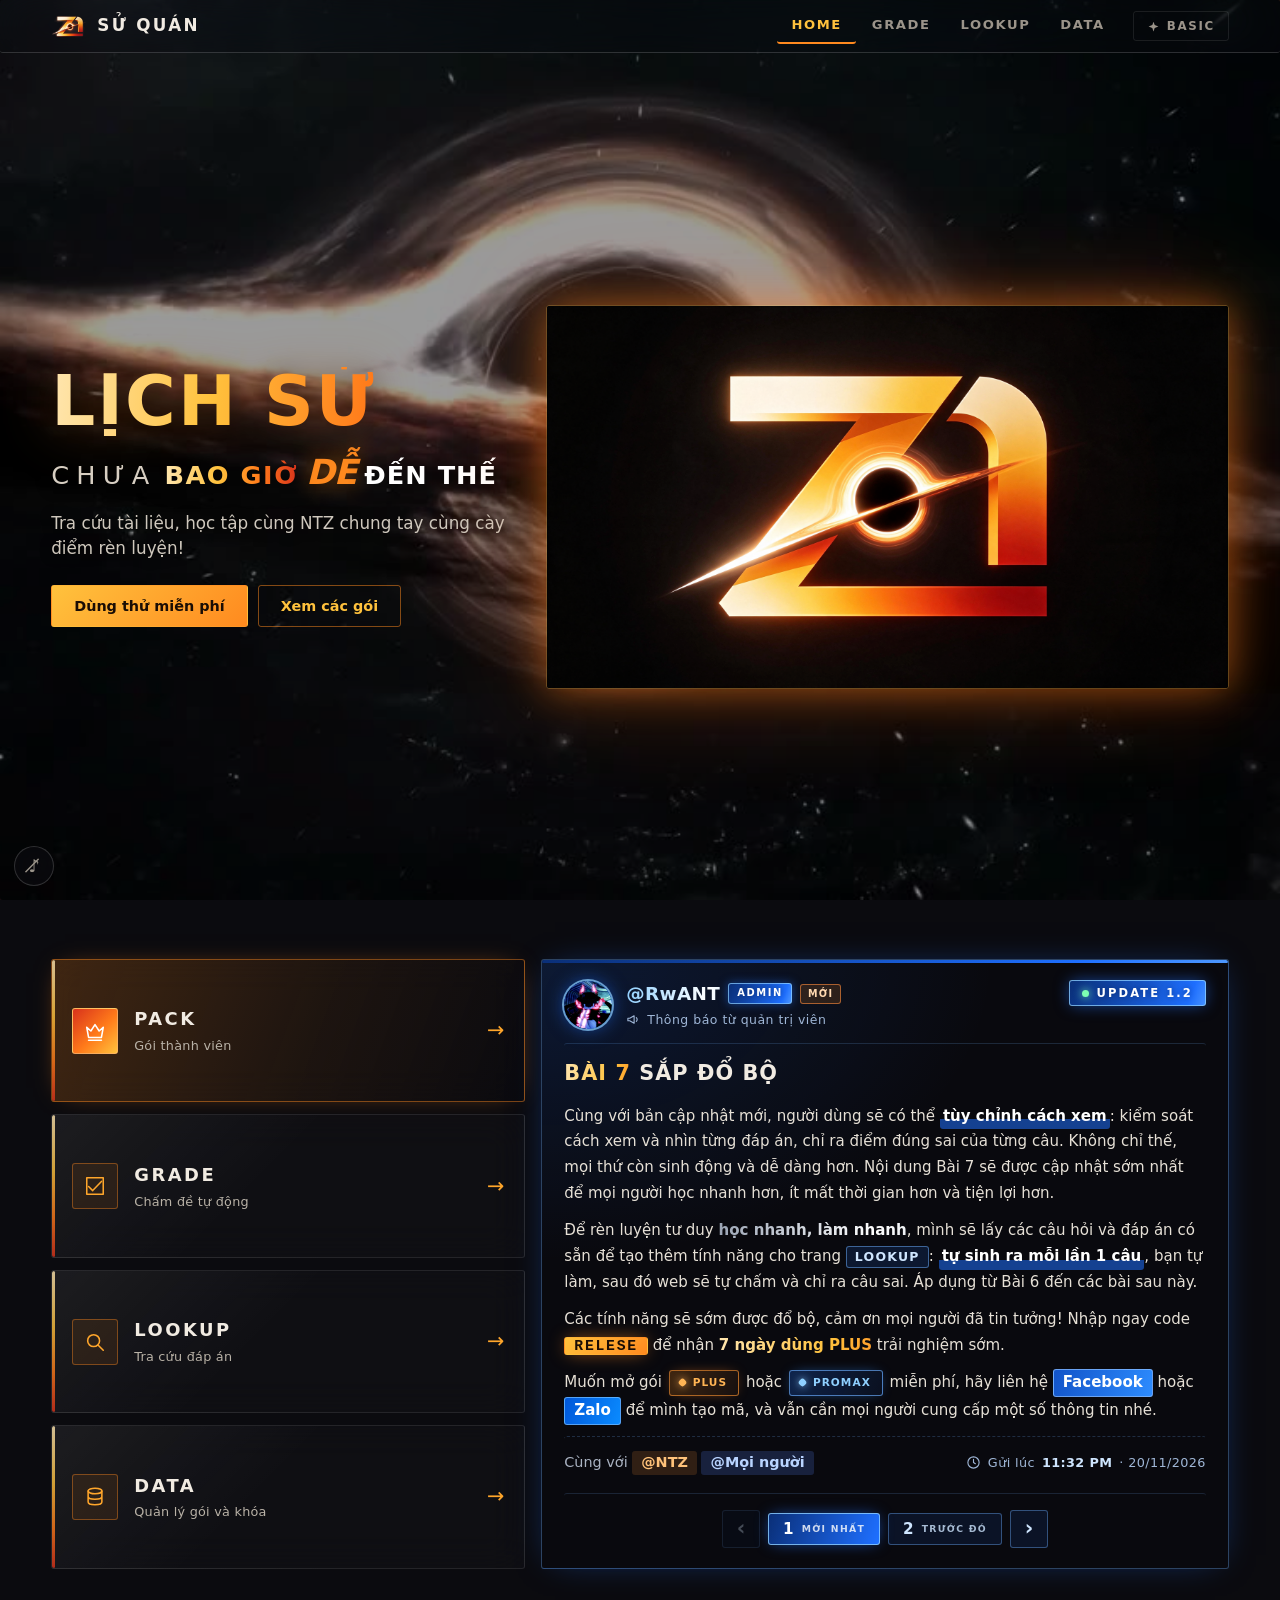
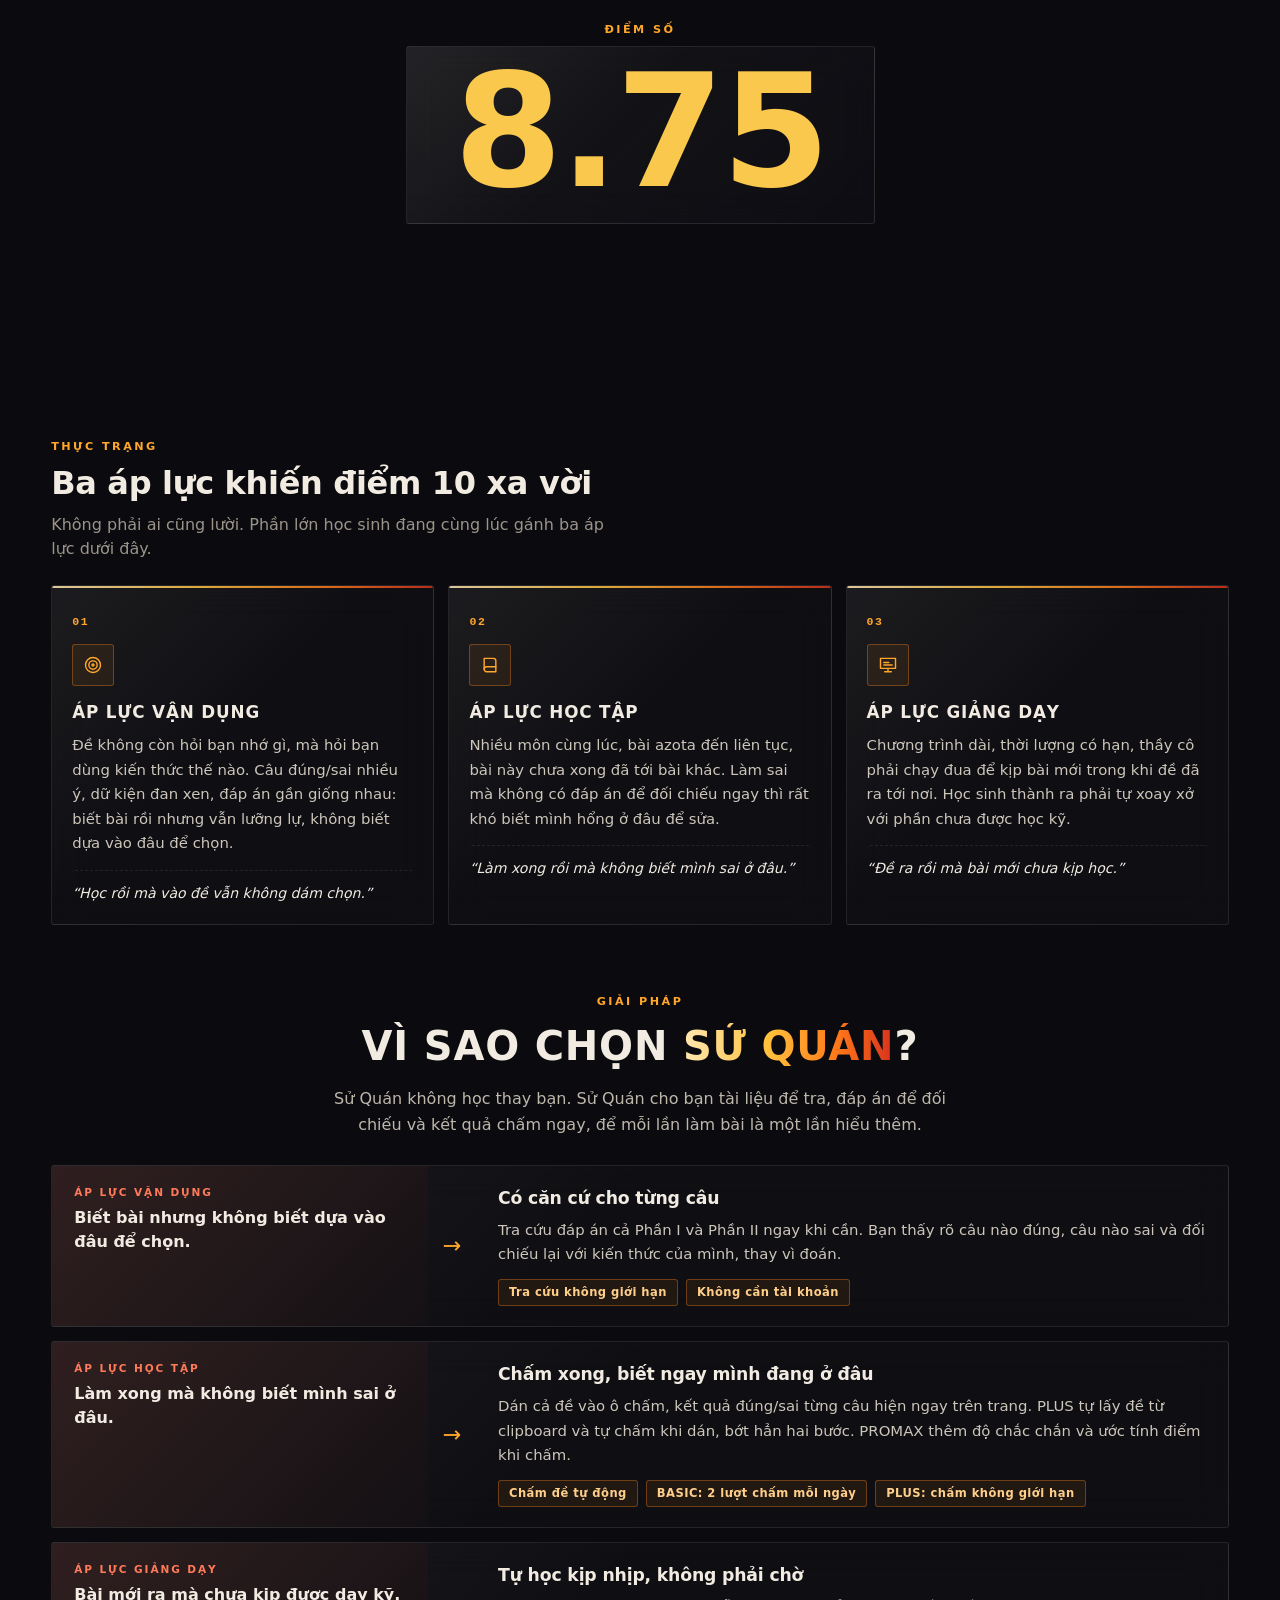
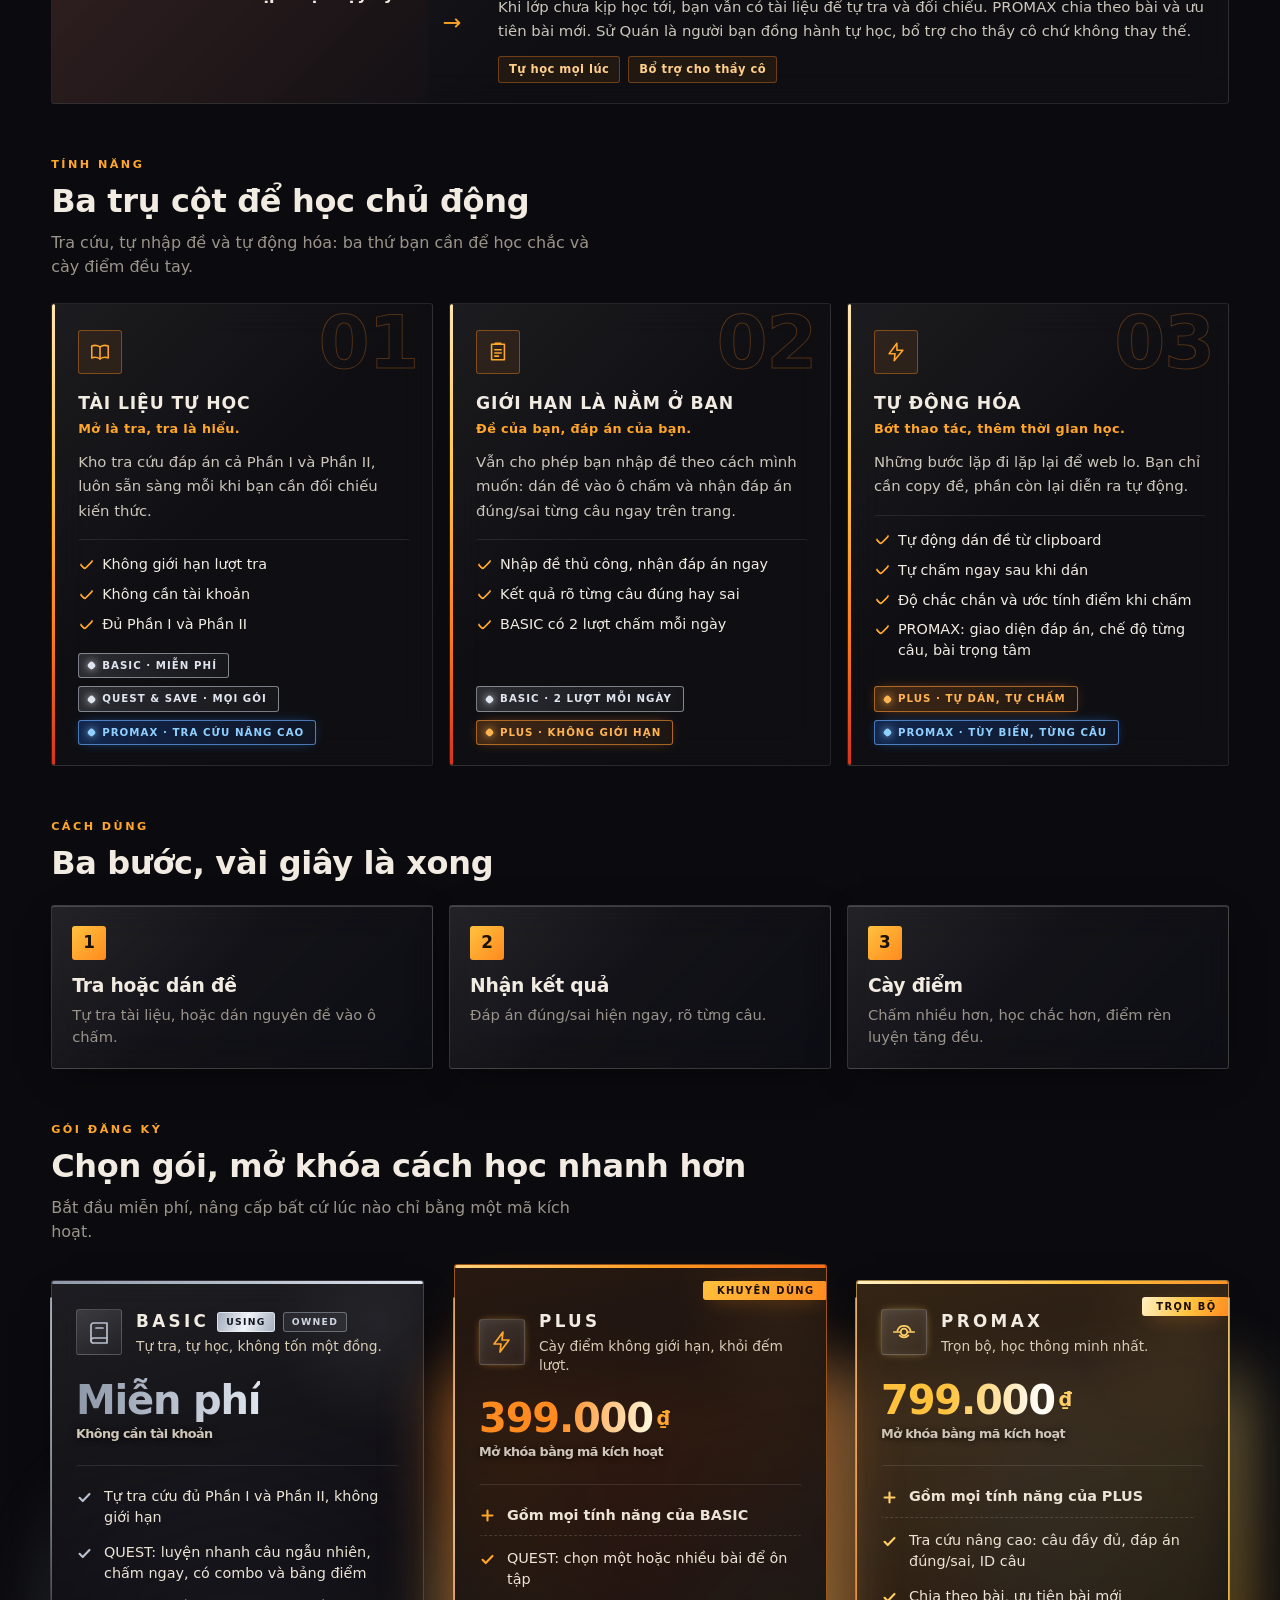
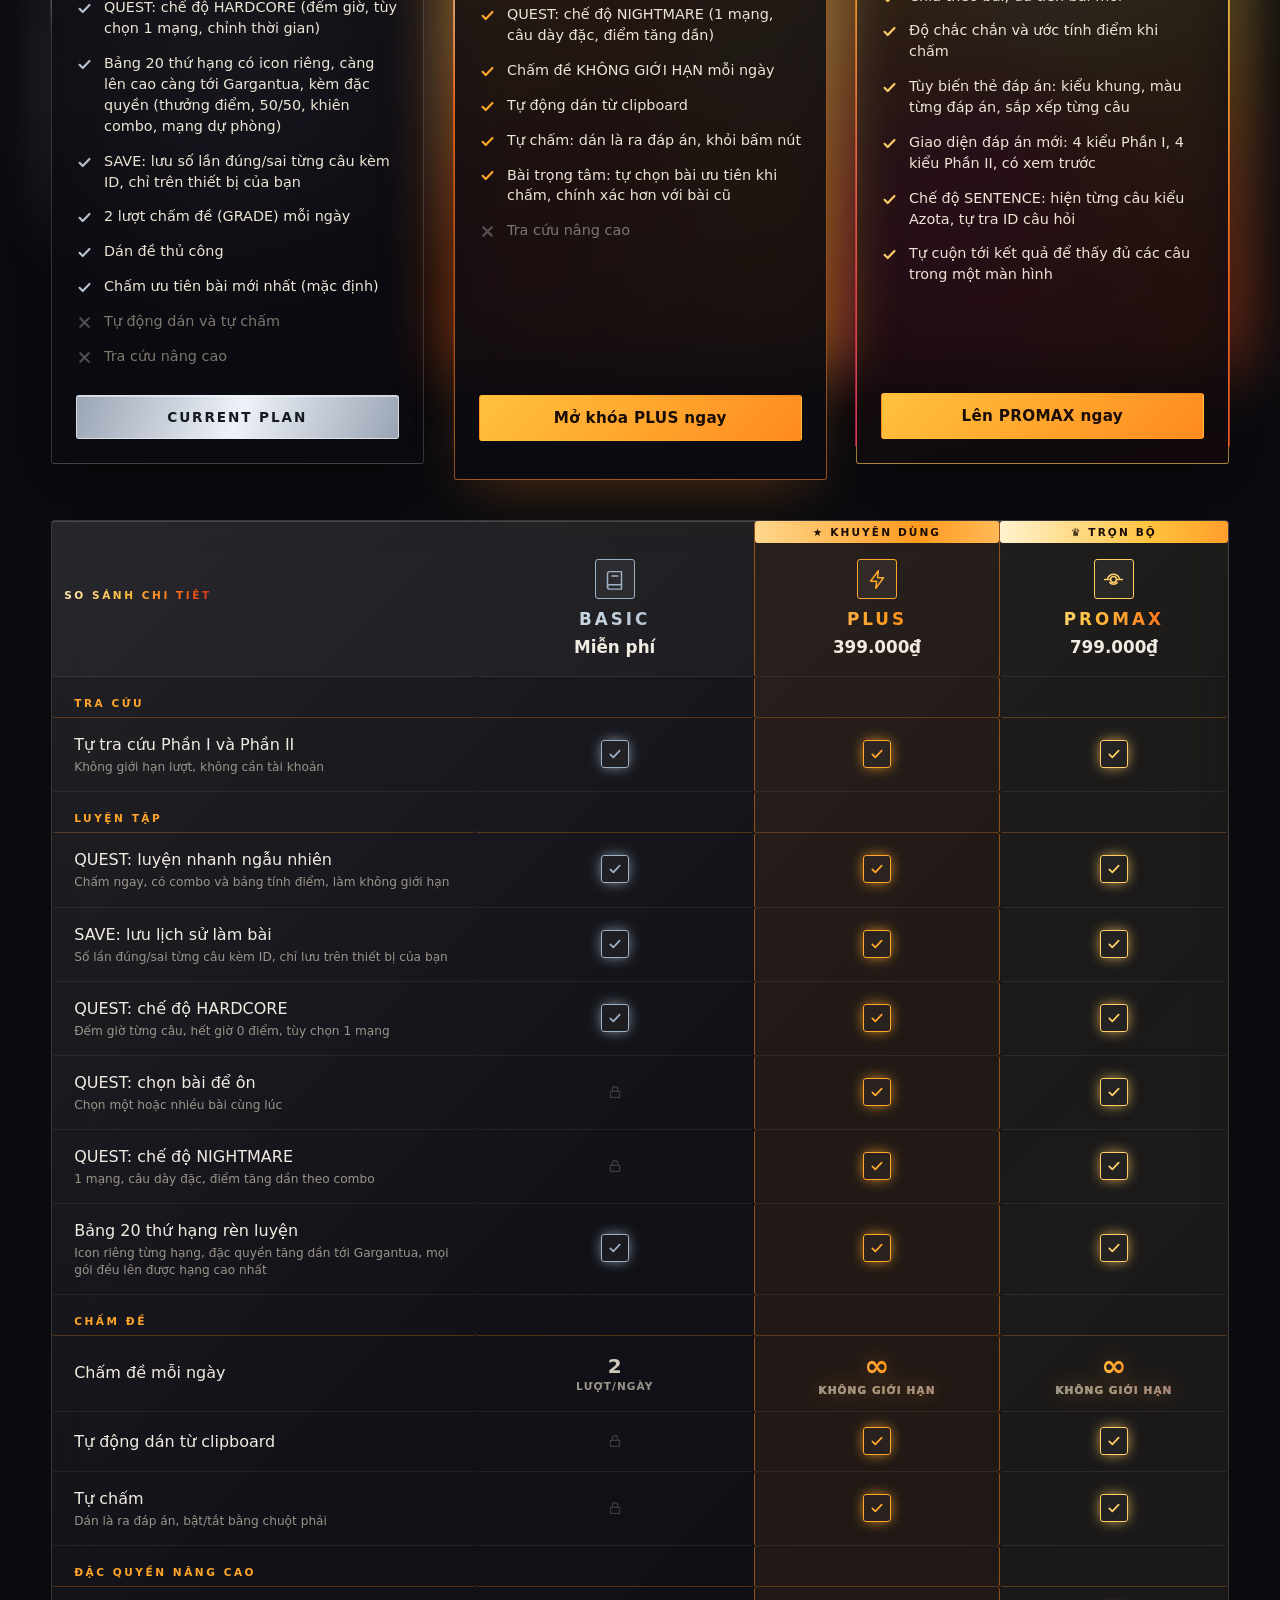
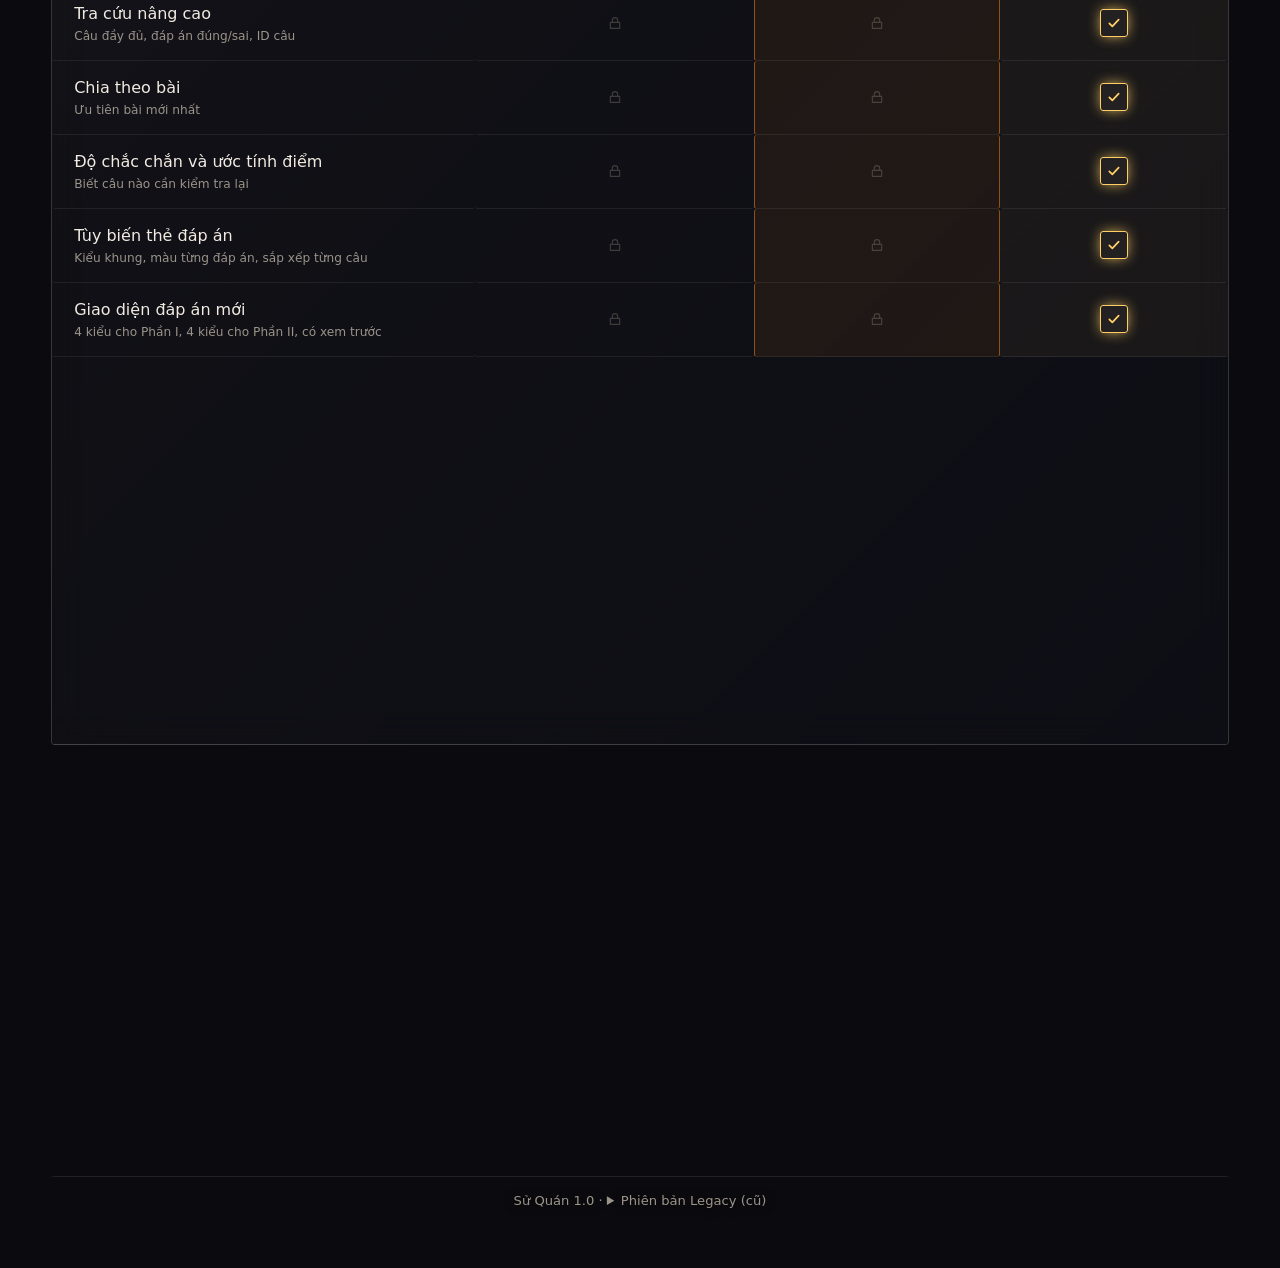
<file: index.html>
<!DOCTYPE html><html lang="vi" data-theme="dark"><head><meta charset="UTF-8"><meta name="viewport" content="width=device-width, initial-scale=1, viewport-fit=cover"><title>Trang chính · Sử Quán</title><link rel="icon" href="asset/favicon.png"><link rel="stylesheet" href="css/style.css?v=2"><link rel="stylesheet" href="css/su.css?v=rr10"></head>
<body data-page="index"><main class="wrap">
<section class="hero2">
<div class="hero-text"><h1><span class="h-main">LỊCH SỬ</span><span class="h-sub"><span class="w1">Chưa</span> <span class="w2">bao giờ</span> <span class="w3">dễ</span> <span class="w4">đến thế</span></span></h1>
<p>Tra cứu tài liệu, học tập cùng NTZ chung tay cùng cày điểm rèn luyện!</p>
<div class="cta"><a class="btn" href="grade.html">Dùng thử miễn phí</a><a class="btn alt" href="#goi">Xem các gói</a></div>
</div>
<div class="hero-art"><img src="asset/logo-wide.png" width="1920" height="1080" alt="Logo Sử Quán"></div>
</section>
<div class="dash">
<nav class="tools" aria-label="Các trang của Sử Quán">
<a class="tool tool-pack rv" style="--d:0s" href="#goi"><span class="tl-ic"><svg viewBox="0 0 24 24" aria-hidden="true"><path d="M3 8l4.5 4L12 5l4.5 7L21 8l-2 11H5z"/><path d="M5 22h14"/></svg></span><span class="tl-tx"><b>PACK</b><small>Gói thành viên</small></span><span class="tl-go" aria-hidden="true">→</span></a>
<a class="tool rv" style="--d:.08s" href="grade.html"><span class="tl-ic"><svg viewBox="0 0 24 24" aria-hidden="true"><path d="M5 12.5l4.5 4.5L19 7"/><rect x="3" y="3" width="18" height="18"/></svg></span><span class="tl-tx"><b>GRADE</b><small>Chấm đề tự động</small></span><span class="tl-go" aria-hidden="true">→</span></a>
<a class="tool rv" style="--d:.16s" href="lookup.html"><span class="tl-ic"><svg viewBox="0 0 24 24" aria-hidden="true"><circle cx="10.5" cy="10.5" r="6.5"/><path d="M15.5 15.5L21 21"/></svg></span><span class="tl-tx"><b>LOOKUP</b><small>Tra cứu đáp án</small></span><span class="tl-go" aria-hidden="true">→</span></a>
<a class="tool rv" style="--d:.24s" href="data.html"><span class="tl-ic"><svg viewBox="0 0 24 24" aria-hidden="true"><ellipse cx="12" cy="5.5" rx="7.5" ry="3"/><path d="M4.5 5.5v6c0 1.7 3.4 3 7.5 3s7.5-1.3 7.5-3v-6M4.5 11.5v6c0 1.7 3.4 3 7.5 3s7.5-1.3 7.5-3v-6"/></svg></span><span class="tl-tx"><b>DATA</b><small>Quản lý gói và khóa</small></span><span class="tl-go" aria-hidden="true">→</span></a>
</nav>
<section class="ann rv" id="thong-bao" aria-label="Thông báo từ quản trị viên">
<div class="ann-bar" aria-hidden="true"></div>
<header class="ann-head">
<div class="ann-av"><span>R</span><img src="asset/rwant.png" alt="Ảnh đại diện @RwANT" onerror="this.remove()"></div>
<div class="ann-who"><div class="ann-name"><b>@RwANT</b><i class="ann-badge">ADMIN</i><i class="ann-new">MỚI</i></div>
<div class="ann-sub"><svg viewBox="0 0 24 24" aria-hidden="true"><path d="M3 10v4h3l7 4V6L6 10z"/><path d="M16.5 9a4 4 0 0 1 0 6"/></svg>Thông báo từ quản trị viên</div></div>
<div class="ann-ver" title="Phiên bản cập nhật"><i aria-hidden="true"></i>UPDATE 1.2</div>
</header>
<div class="ann-body">
<div class="ann-page" data-page="1" id="ann-p1">
<h3 class="ann-title"><span class="fx fx-fire">BÀI 7</span> SẮP ĐỔ BỘ</h3>
<p>Cùng với bản cập nhật mới, người dùng sẽ có thể <span class="hi">tùy chỉnh cách xem</span>: kiểm soát cách xem và nhìn từng đáp án, chỉ ra điểm đúng sai của từng câu. Không chỉ thế, mọi thứ còn sinh động và dễ dàng hơn. Nội dung Bài 7 sẽ được cập nhật sớm nhất để mọi người học nhanh hơn, ít mất thời gian hơn và tiện lợi hơn.</p>
<p>Để rèn luyện tư duy <b class="fx fx-silver">học nhanh, làm nhanh</b>, mình sẽ lấy các câu hỏi và đáp án có sẵn để tạo thêm tính năng cho trang <span class="pgc">LOOKUP</span>: <span class="hi">tự sinh ra mỗi lần 1 câu</span>, bạn tự làm, sau đó web sẽ tự chấm và chỉ ra câu sai. Áp dụng từ Bài 6 đến các bài sau này.</p>
<p>Các tính năng sẽ sớm được đổ bộ, cảm ơn mọi người đã tin tưởng! Nhập ngay code <a class="rcode" href="#kich-hoat" data-code="RELESE" title="Bấm để chép mã và nhập">RELESE</a> để nhận <b class="fx fx-fire">7 ngày dùng PLUS</b> trải nghiệm sớm.</p>
<p>Muốn mở gói <span class="chp chp-plus">PLUS</span> hoặc <span class="chp chp-promax">PROMAX</span> miễn phí, hãy liên hệ <a class="ct ct-fb" href="https://www.facebook.com/noob303" target="_blank" rel="noopener noreferrer">Facebook</a> hoặc <a class="ct ct-zalo" href="https://zalo.me/0384396348" target="_blank" rel="noopener noreferrer">Zalo</a> để mình tạo mã, và vẫn cần mọi người cung cấp một số thông tin nhé.</p>
<div class="ann-end"><div class="ann-sign">Cùng với <b class="mention m-ntz">@NTZ</b> <b class="mention m-all">@Mọi người</b></div><time class="ann-time" datetime="2026-11-20T23:32"><svg viewBox="0 0 24 24" aria-hidden="true"><circle cx="12" cy="12" r="9"/><path d="M12 7v5l3 2"/></svg>Gửi lúc <b>11:32 PM</b> · 20/11/2026</time></div>
</div>
<div class="ann-page" data-page="2" id="ann-p2" hidden>
<h3 class="ann-title">SỬ QUÁN ĐÃ MỞ TRÊN CÁC THIẾT BỊ</h3>
<p><b class="fx fx-fire">SỬ QUÁN</b> đã mở trên các thiết bị. Để tránh lạm dụng, người dùng giờ đây được cấp gói <span class="chp chp-basic">BASIC</span> <b class="fx fx-silver">miễn phí</b> dùng để tra cứu tài liệu học tập.</p>
<p>Các gói như <span class="chp chp-plus">PLUS</span> và <span class="chp chp-promax">PROMAX</span> cần liên hệ đến admin web qua <a class="ct ct-zalo" href="https://zalo.me/0384396348" target="_blank" rel="noopener noreferrer">Zalo</a> hoặc <a class="ct ct-fb" href="https://www.facebook.com/noob303" target="_blank" rel="noopener noreferrer">Facebook</a> để nhận được mã. Lưu ý vẫn cần cung cấp một số thông tin như <span class="hi">tên và lớp</span>, tùy thuộc vào thông tin mà bạn sẽ được mở gói <b class="fx fx-silver">miễn phí</b>.</p>
<p>Các phí được ghi trên gói chỉ là <b class="fx fx-warn">phí giả định</b>, không phải là giá trị thật.</p>
<div class="ann-end"><div class="ann-sign">Cùng với <b class="mention m-ntz">@NTZ</b> <b class="mention m-all">@Mọi người</b></div><time class="ann-time" datetime="2026-11-19"><svg viewBox="0 0 24 24" aria-hidden="true"><circle cx="12" cy="12" r="9"/><path d="M12 7v5l3 2"/></svg>Gửi ngày <b>19/11/2026</b></time></div>
</div>
</div>
<nav class="ann-pager" aria-label="Chuyển trang thông báo"><button type="button" class="ap-nav" data-go="prev" aria-label="Trang trước">‹</button><button type="button" class="ap-n on" data-n="1" aria-current="page"><b>1</b><i>MỚI NHẤT</i></button><button type="button" class="ap-n" data-n="2"><b>2</b><i>TRƯỚC ĐÓ</i></button><button type="button" class="ap-nav" data-go="next" aria-label="Trang sau">›</button></nav>
</section>
</div>
<section class="score rv" id="diem" aria-label="Điểm 10">
<div class="eyebrow">Điểm số</div>
<div class="score-frame"><div class="score-num" id="scoreNum" title="Bấm để đếm lại"><span id="scoreVal">10</span></div></div>
<h2 class="score-t"><span class="hl">ĐIỂM 10</span> THẬT QUÁ XA VỜI KHI BỊ TỤT LẠI VÌ CÔ DẠY KHÔNG KỊP BÀI MỚI</h2>
<p class="score-d">Đôi khi, sự tranh chấp chỉ vì bài azota quá ngẫu nhiên, kiến thức chưa tới được nhưng cũng không biết phải dựa vào đâu khi làm bài</p>
</section>
<section class="sec rv" id="ap-luc"><div class="eyebrow">Thực trạng</div><h2>Ba áp lực khiến điểm 10 xa vời</h2><p>Không phải ai cũng lười. Phần lớn học sinh đang cùng lúc gánh ba áp lực dưới đây.</p></section>
<div class="pressures">
<article class="press rv" style="--d:0s"><span class="pr-no">01</span><div class="pr-ic"><svg viewBox="0 0 24 24" aria-hidden="true"><circle cx="12" cy="12" r="9"/><circle cx="12" cy="12" r="5"/><circle cx="12" cy="12" r="1.2"/></svg></div><h3>ÁP LỰC VẬN DỤNG</h3><p>Đề không còn hỏi bạn nhớ gì, mà hỏi bạn dùng kiến thức thế nào. Câu đúng/sai nhiều ý, dữ kiện đan xen, đáp án gần giống nhau: biết bài rồi nhưng vẫn lưỡng lự, không biết dựa vào đâu để chọn.</p><div class="pr-q">“Học rồi mà vào đề vẫn không dám chọn.”</div></article>
<article class="press rv" style="--d:.12s"><span class="pr-no">02</span><div class="pr-ic"><svg viewBox="0 0 24 24" aria-hidden="true"><path d="M5 4h11a3 3 0 0 1 3 3v13H8a3 3 0 0 1-3-3z"/><path d="M5 17a3 3 0 0 1 3-3h11"/></svg></div><h3>ÁP LỰC HỌC TẬP</h3><p>Nhiều môn cùng lúc, bài azota đến liên tục, bài này chưa xong đã tới bài khác. Làm sai mà không có đáp án để đối chiếu ngay thì rất khó biết mình hổng ở đâu để sửa.</p><div class="pr-q">“Làm xong rồi mà không biết mình sai ở đâu.”</div></article>
<article class="press rv" style="--d:.24s"><span class="pr-no">03</span><div class="pr-ic"><svg viewBox="0 0 24 24" aria-hidden="true"><rect x="3" y="4" width="18" height="12"/><path d="M12 16v4M8 20h8M7 9h6M7 12h10"/></svg></div><h3>ÁP LỰC GIẢNG DẠY</h3><p>Chương trình dài, thời lượng có hạn, thầy cô phải chạy đua để kịp bài mới trong khi đề đã ra tới nơi. Học sinh thành ra phải tự xoay xở với phần chưa được học kỹ.</p><div class="pr-q">“Đề ra rồi mà bài mới chưa kịp học.”</div></article>
</div>
<section class="why-head rv" id="vi-sao"><div class="eyebrow">Giải pháp</div><h2>VÌ SAO CHỌN <span class="hl">SỬ QUÁN</span>?</h2><p>Sử Quán không học thay bạn. Sử Quán cho bạn tài liệu để tra, đáp án để đối chiếu và kết quả chấm ngay, để mỗi lần làm bài là một lần hiểu thêm.</p></section>
<div class="why">
<div class="why-row rv" style="--d:0s"><div class="why-pain"><span class="pr-tag">ÁP LỰC VẬN DỤNG</span><b>Biết bài nhưng không biết dựa vào đâu để chọn.</b></div><div class="why-arrow" aria-hidden="true">→</div><div class="why-fix"><h3>Có căn cứ cho từng câu</h3><p>Tra cứu đáp án cả Phần I và Phần II ngay khi cần. Bạn thấy rõ câu nào đúng, câu nào sai và đối chiếu lại với kiến thức của mình, thay vì đoán.</p><div class="why-tags"><span>Tra cứu không giới hạn</span><span>Không cần tài khoản</span></div></div></div>
<div class="why-row rv" style="--d:.12s"><div class="why-pain"><span class="pr-tag">ÁP LỰC HỌC TẬP</span><b>Làm xong mà không biết mình sai ở đâu.</b></div><div class="why-arrow" aria-hidden="true">→</div><div class="why-fix"><h3>Chấm xong, biết ngay mình đang ở đâu</h3><p>Dán cả đề vào ô chấm, kết quả đúng/sai từng câu hiện ngay trên trang. PLUS tự lấy đề từ clipboard và tự chấm khi dán, bớt hẳn hai bước. PROMAX thêm độ chắc chắn và ước tính điểm khi chấm.</p><div class="why-tags"><span>Chấm đề tự động</span><span>BASIC: 2 lượt chấm mỗi ngày</span><span>PLUS: chấm không giới hạn</span></div></div></div>
<div class="why-row rv" style="--d:.24s"><div class="why-pain"><span class="pr-tag">ÁP LỰC GIẢNG DẠY</span><b>Bài mới ra mà chưa kịp được dạy kỹ.</b></div><div class="why-arrow" aria-hidden="true">→</div><div class="why-fix"><h3>Tự học kịp nhịp, không phải chờ</h3><p>Khi lớp chưa kịp học tới, bạn vẫn có tài liệu để tự tra và đối chiếu. PROMAX chia theo bài và ưu tiên bài mới. Sử Quán là người bạn đồng hành tự học, bổ trợ cho thầy cô chứ không thay thế.</p><div class="why-tags"><span>Tự học mọi lúc</span><span>Bổ trợ cho thầy cô</span></div></div></div>
</div>
<section class="sec rv" id="tinh-nang"><div class="eyebrow">Tính năng</div><h2>Ba trụ cột để học chủ động</h2><p>Tra cứu, tự nhập đề và tự động hóa: ba thứ bạn cần để học chắc và cày điểm đều tay.</p></section>
<div class="pillars">
<article class="pillar rv" style="--d:0s"><span class="pl-no" aria-hidden="true">01</span>
<div class="pl-ic"><svg viewBox="0 0 24 24" aria-hidden="true"><path d="M3 5.5c3-1.2 6-1 9 1 3-2 6-2.2 9-1v13c-3-1.2-6-1-9 1-3-2-6-2.2-9-1z"/><path d="M12 6.5v13"/></svg></div>
<h3>TÀI LIỆU TỰ HỌC</h3><div class="pl-tag">Mở là tra, tra là hiểu.</div>
<p>Kho tra cứu đáp án cả Phần I và Phần II, luôn sẵn sàng mỗi khi bạn cần đối chiếu kiến thức.</p>
<ul class="pl-list"><li>Không giới hạn lượt tra</li><li>Không cần tài khoản</li><li>Đủ Phần I và Phần II</li></ul>
<div class="pl-plans"><span class="chp chp-basic">BASIC · Miễn phí</span><span class="chp chp-basic">QUEST &amp; SAVE · Mọi gói</span><span class="chp chp-promax">PROMAX · Tra cứu nâng cao</span></div></article>
<article class="pillar rv" style="--d:.12s"><span class="pl-no" aria-hidden="true">02</span>
<div class="pl-ic"><svg viewBox="0 0 24 24" aria-hidden="true"><rect x="5" y="3.5" width="14" height="17"/><path d="M9 3.5v-1h6v1M8.5 9.5h7M8.5 13h7M8.5 16.5h4"/></svg></div>
<h3>GIỚI HẠN LÀ NẰM Ở BẠN</h3><div class="pl-tag">Đề của bạn, đáp án của bạn.</div>
<p>Vẫn cho phép bạn nhập đề theo cách mình muốn: dán đề vào ô chấm và nhận đáp án đúng/sai từng câu ngay trên trang.</p>
<ul class="pl-list"><li>Nhập đề thủ công, nhận đáp án ngay</li><li>Kết quả rõ từng câu đúng hay sai</li><li>BASIC có 2 lượt chấm mỗi ngày</li></ul>
<div class="pl-plans"><span class="chp chp-basic">BASIC · 2 lượt mỗi ngày</span><span class="chp chp-plus">PLUS · Không giới hạn</span></div></article>
<article class="pillar rv" style="--d:.24s"><span class="pl-no" aria-hidden="true">03</span>
<div class="pl-ic"><svg viewBox="0 0 24 24" aria-hidden="true"><path d="M13 2.5L4.5 14H11l-1 7.5L19.5 10H13z"/></svg></div>
<h3>TỰ ĐỘNG HÓA</h3><div class="pl-tag">Bớt thao tác, thêm thời gian học.</div>
<p>Những bước lặp đi lặp lại để web lo. Bạn chỉ cần copy đề, phần còn lại diễn ra tự động.</p>
<ul class="pl-list"><li>Tự động dán đề từ clipboard</li><li>Tự chấm ngay sau khi dán</li><li>Độ chắc chắn và ước tính điểm khi chấm</li><li>PROMAX: giao diện đáp án, chế độ từng câu, bài trọng tâm</li></ul>
<div class="pl-plans"><span class="chp chp-plus">PLUS · Tự dán, tự chấm</span><span class="chp chp-promax">PROMAX · Tùy biến, từng câu</span></div></article>
</div>
<section class="sec rv"><div class="eyebrow">Cách dùng</div><h2>Ba bước, vài giây là xong</h2></section>
<div class="steps">
<div class="step rv" style="--d:0s"><b>1</b><h3>Tra hoặc dán đề</h3><p>Tự tra tài liệu, hoặc dán nguyên đề vào ô chấm.</p></div>
<div class="step rv" style="--d:.12s"><b>2</b><h3>Nhận kết quả</h3><p>Đáp án đúng/sai hiện ngay, rõ từng câu.</p></div>
<div class="step rv" style="--d:.24s"><b>3</b><h3>Cày điểm</h3><p>Chấm nhiều hơn, học chắc hơn, điểm rèn luyện tăng đều.</p></div>
</div>
<section class="sec rv" id="goi"><div class="eyebrow">Gói đăng ký</div><h2>Chọn gói, mở khóa cách học nhanh hơn</h2><p>Bắt đầu miễn phí, nâng cấp bất cứ lúc nào chỉ bằng một mã kích hoạt.</p></section>
<section class="plans">
<div class="pw p-basic rv" style="--d:0s"><div class="tiltl"><div class="glow"></div><div class="ring"></div><article class="plan p-basic"><header class="p-head"><span class="p-ico"><svg viewBox="0 0 24 24" aria-hidden="true"><path d="M4 5.5A2.5 2.5 0 0 1 6.5 3H20v15H6.5A2.5 2.5 0 0 0 4 20.5z"/><path d="M4 20.5A2.5 2.5 0 0 0 6.5 23H20v-5"/><path d="M9 8h7"/></svg></span><div><h3>BASIC<em class="cur-b">USING</em><em class="own-b">OWNED</em></h3><div class="tl">Tự tra, tự học, không tốn một đồng.</div></div></header><div class="price"><b>Miễn phí</b><small>Không cần tài khoản</small></div><ul class="p-list"><li class="">Tự tra cứu đủ Phần I và Phần II, không giới hạn</li><li class="">QUEST: luyện nhanh câu ngẫu nhiên, chấm ngay, có combo và bảng điểm</li><li class="">QUEST: chế độ HARDCORE (đếm giờ, tùy chọn 1 mạng, chỉnh thời gian)</li><li class="">Bảng 20 thứ hạng có icon riêng, càng lên cao càng tới Gargantua, kèm đặc quyền (thưởng điểm, 50/50, khiên combo, mạng dự phòng)</li><li class="">SAVE: lưu số lần đúng/sai từng câu kèm ID, chỉ trên thiết bị của bạn</li><li class="">2 lượt chấm đề (GRADE) mỗi ngày</li><li class="">Dán đề thủ công</li>
<li class="">Chấm ưu tiên bài mới nhất (mặc định)</li><li class="no">Tự động dán và tự chấm</li><li class="no">Tra cứu nâng cao</li></ul><div class="slot" id="s-basic"></div><i class="glare"></i><i class="shine"></i></article></div></div>
<div class="pw p-plus hot rv" style="--d:.14s"><div class="tiltl"><div class="glow"></div><div class="ring"></div><article class="plan p-plus hot"><span class="tag">KHUYÊN DÙNG</span><header class="p-head"><span class="p-ico"><svg viewBox="0 0 24 24" aria-hidden="true"><path d="M13 2L4 14h7l-1 8 9-12h-7z"/></svg></span><div><h3>PLUS<em class="cur-b">USING</em><em class="own-b">OWNED</em></h3><div class="tl">Cày điểm không giới hạn, khỏi đếm lượt.</div></div></header><div class="price"><b>399.000</b><sup>₫</sup><small>Mở khóa bằng mã kích hoạt</small></div><ul class="p-list"><li class="inc">Gồm mọi tính năng của BASIC</li><li class="">QUEST: chọn một hoặc nhiều bài để ôn tập</li><li class="">QUEST: chế độ NIGHTMARE (1 mạng, câu dày đặc, điểm tăng dần)</li><li class="">Chấm đề KHÔNG GIỚI HẠN mỗi ngày</li><li class="">Tự động dán từ clipboard</li><li class="">Tự chấm: dán là ra đáp án, khỏi bấm nút</li>
<li class="">Bài trọng tâm: tự chọn bài ưu tiên khi chấm, chính xác hơn với bài cũ</li><li class="no">Tra cứu nâng cao</li></ul><div class="slot" id="s-plus"></div><i class="glare"></i><i class="shine"></i></article></div></div>
<div class="pw p-promax rv" style="--d:.28s"><div class="tiltl"><div class="glow"></div><div class="ring"></div><article class="plan p-promax max"><span class="tag t-max">TRỌN BỘ</span><header class="p-head"><span class="p-ico"><svg viewBox="0 0 24 24" aria-hidden="true"><circle cx="12" cy="12" r="3.3"/><path d="M5.4 10.6a7 7 0 0 1 13.2 0"/><path d="M7.6 15.4a6 6 0 0 0 8.8 0"/><path d="M1.8 12h5.6M16.6 12h5.6"/></svg></span><div><h3>PROMAX<em class="cur-b">USING</em><em class="own-b">OWNED</em></h3><div class="tl">Trọn bộ, học thông minh nhất.</div></div></header><div class="price"><b>799.000</b><sup>₫</sup><small>Mở khóa bằng mã kích hoạt</small></div><ul class="p-list"><li class="inc">Gồm mọi tính năng của PLUS</li><li class="">Tra cứu nâng cao: câu đầy đủ, đáp án đúng/sai, ID câu</li><li class="">Chia theo bài, ưu tiên bài mới</li><li class="">Độ chắc chắn và ước tính điểm khi chấm</li><li class="">Tùy biến thẻ đáp án: kiểu khung, màu từng đáp án, sắp xếp từng câu</li><li class="">Giao diện đáp án mới: 4 kiểu Phần I, 4 kiểu Phần II, có xem trước</li><li class="">Chế độ SENTENCE: hiện từng câu kiểu Azota, tự tra ID câu hỏi</li><li class="">Tự cuộn tới kết quả để thấy đủ các câu trong một màn hình</li></ul><div class="slot" id="s-promax"></div><i class="glare"></i><i class="shine"></i></article></div></div>
</section>
<div class="cx-wrap"><table class="cx"><thead><tr><th class="cx-h cx-first"><span class="cx-eb">SO SÁNH CHI TIẾT</span><b class="cx-t">Mỗi gói mở ra điều gì</b></th><th class="cx-h c-basic"><i class="cx-ic"><svg viewBox="0 0 24 24" aria-hidden="true"><path d="M4 5.5A2.5 2.5 0 0 1 6.5 3H20v15H6.5A2.5 2.5 0 0 0 4 20.5z"/><path d="M4 20.5A2.5 2.5 0 0 0 6.5 23H20v-5"/><path d="M9 8h7"/></svg></i><b>BASIC</b><em>Miễn phí</em></th><th class="cx-h c-plus"><span class="cx-tag">★ KHUYÊN DÙNG</span><i class="cx-ic"><svg viewBox="0 0 24 24" aria-hidden="true"><path d="M13 2L4 14h7l-1 8 9-12h-7z"/></svg></i><b>PLUS</b><em>399.000₫</em></th><th class="cx-h c-promax"><span class="cx-tag">♛ TRỌN BỘ</span><i class="cx-ic"><svg viewBox="0 0 24 24" aria-hidden="true"><circle cx="12" cy="12" r="3.3"/><path d="M5.4 10.6a7 7 0 0 1 13.2 0"/><path d="M7.6 15.4a6 6 0 0 0 8.8 0"/><path d="M1.8 12h5.6M16.6 12h5.6"/></svg></i><b>PROMAX</b><em>799.000₫</em></th></tr></thead><tbody>
<tr class="grp"><td>TRA CỨU</td><td class="c-basic"></td><td class="c-plus"></td><td class="c-promax"></td></tr>
<tr><td>Tự tra cứu Phần I và Phần II<small>Không giới hạn lượt, không cần tài khoản</small></td><td class="c-basic"><span class="yes"><svg viewBox="0 0 24 24" aria-hidden="true"><path d="M5 12.5l4.5 4.5L19 7"/></svg></span></td><td class="c-plus"><span class="yes"><svg viewBox="0 0 24 24" aria-hidden="true"><path d="M5 12.5l4.5 4.5L19 7"/></svg></span></td><td class="c-promax"><span class="yes"><svg viewBox="0 0 24 24" aria-hidden="true"><path d="M5 12.5l4.5 4.5L19 7"/></svg></span></td></tr>
<tr class="grp"><td>LUYỆN TẬP</td><td class="c-basic"></td><td class="c-plus"></td><td class="c-promax"></td></tr><tr><td>QUEST: luyện nhanh ngẫu nhiên<small>Chấm ngay, có combo và bảng tính điểm, làm không giới hạn</small></td><td class="c-basic"><span class="yes"><svg viewBox="0 0 24 24" aria-hidden="true"><path d="M5 12.5l4.5 4.5L19 7"/></svg></span></td><td class="c-plus"><span class="yes"><svg viewBox="0 0 24 24" aria-hidden="true"><path d="M5 12.5l4.5 4.5L19 7"/></svg></span></td><td class="c-promax"><span class="yes"><svg viewBox="0 0 24 24" aria-hidden="true"><path d="M5 12.5l4.5 4.5L19 7"/></svg></span></td></tr><tr><td>SAVE: lưu lịch sử làm bài<small>Số lần đúng/sai từng câu kèm ID, chỉ lưu trên thiết bị của bạn</small></td><td class="c-basic"><span class="yes"><svg viewBox="0 0 24 24" aria-hidden="true"><path d="M5 12.5l4.5 4.5L19 7"/></svg></span></td><td class="c-plus"><span class="yes"><svg viewBox="0 0 24 24" aria-hidden="true"><path d="M5 12.5l4.5 4.5L19 7"/></svg></span></td><td class="c-promax"><span class="yes"><svg viewBox="0 0 24 24" aria-hidden="true"><path d="M5 12.5l4.5 4.5L19 7"/></svg></span></td></tr><tr><td>QUEST: chế độ HARDCORE<small>Đếm giờ từng câu, hết giờ 0 điểm, tùy chọn 1 mạng</small></td><td class="c-basic"><span class="yes"><svg viewBox="0 0 24 24" aria-hidden="true"><path d="M5 12.5l4.5 4.5L19 7"/></svg></span></td><td class="c-plus"><span class="yes"><svg viewBox="0 0 24 24" aria-hidden="true"><path d="M5 12.5l4.5 4.5L19 7"/></svg></span></td><td class="c-promax"><span class="yes"><svg viewBox="0 0 24 24" aria-hidden="true"><path d="M5 12.5l4.5 4.5L19 7"/></svg></span></td></tr><tr><td>QUEST: chọn bài để ôn<small>Chọn một hoặc nhiều bài cùng lúc</small></td><td class="c-basic"><span class="no" title="Không có trong gói này"><svg viewBox="0 0 24 24" aria-hidden="true"><rect x="5" y="11" width="14" height="9"/><path d="M8 11V8a4 4 0 0 1 8 0v3"/></svg></span></td><td class="c-plus"><span class="yes"><svg viewBox="0 0 24 24" aria-hidden="true"><path d="M5 12.5l4.5 4.5L19 7"/></svg></span></td><td class="c-promax"><span class="yes"><svg viewBox="0 0 24 24" aria-hidden="true"><path d="M5 12.5l4.5 4.5L19 7"/></svg></span></td></tr><tr><td>QUEST: chế độ NIGHTMARE<small>1 mạng, câu dày đặc, điểm tăng dần theo combo</small></td><td class="c-basic"><span class="no" title="Không có trong gói này"><svg viewBox="0 0 24 24" aria-hidden="true"><rect x="5" y="11" width="14" height="9"/><path d="M8 11V8a4 4 0 0 1 8 0v3"/></svg></span></td><td class="c-plus"><span class="yes"><svg viewBox="0 0 24 24" aria-hidden="true"><path d="M5 12.5l4.5 4.5L19 7"/></svg></span></td><td class="c-promax"><span class="yes"><svg viewBox="0 0 24 24" aria-hidden="true"><path d="M5 12.5l4.5 4.5L19 7"/></svg></span></td></tr><tr><td>Bảng 20 thứ hạng rèn luyện<small>Icon riêng từng hạng, đặc quyền tăng dần tới Gargantua, mọi gói đều lên được hạng cao nhất</small></td><td class="c-basic"><span class="yes"><svg viewBox="0 0 24 24" aria-hidden="true"><path d="M5 12.5l4.5 4.5L19 7"/></svg></span></td><td class="c-plus"><span class="yes"><svg viewBox="0 0 24 24" aria-hidden="true"><path d="M5 12.5l4.5 4.5L19 7"/></svg></span></td><td class="c-promax"><span class="yes"><svg viewBox="0 0 24 24" aria-hidden="true"><path d="M5 12.5l4.5 4.5L19 7"/></svg></span></td></tr><tr class="grp"><td>CHẤM ĐỀ</td><td class="c-basic"></td><td class="c-plus"></td><td class="c-promax"></td></tr>
<tr><td>Chấm đề mỗi ngày</td><td class="c-basic"><span class="val">2<small>lượt/ngày</small></span></td><td class="c-plus"><span class="val inf">∞<small>không giới hạn</small></span></td><td class="c-promax"><span class="val inf">∞<small>không giới hạn</small></span></td></tr>
<tr><td>Tự động dán từ clipboard</td><td class="c-basic"><span class="no" title="Không có trong gói này"><svg viewBox="0 0 24 24" aria-hidden="true"><rect x="5" y="11" width="14" height="9"/><path d="M8 11V8a4 4 0 0 1 8 0v3"/></svg></span></td><td class="c-plus"><span class="yes"><svg viewBox="0 0 24 24" aria-hidden="true"><path d="M5 12.5l4.5 4.5L19 7"/></svg></span></td><td class="c-promax"><span class="yes"><svg viewBox="0 0 24 24" aria-hidden="true"><path d="M5 12.5l4.5 4.5L19 7"/></svg></span></td></tr>
<tr><td>Tự chấm<small>Dán là ra đáp án, bật/tắt bằng chuột phải</small></td><td class="c-basic"><span class="no" title="Không có trong gói này"><svg viewBox="0 0 24 24" aria-hidden="true"><rect x="5" y="11" width="14" height="9"/><path d="M8 11V8a4 4 0 0 1 8 0v3"/></svg></span></td><td class="c-plus"><span class="yes"><svg viewBox="0 0 24 24" aria-hidden="true"><path d="M5 12.5l4.5 4.5L19 7"/></svg></span></td><td class="c-promax"><span class="yes"><svg viewBox="0 0 24 24" aria-hidden="true"><path d="M5 12.5l4.5 4.5L19 7"/></svg></span></td></tr>
<tr class="grp"><td>ĐẶC QUYỀN NÂNG CAO</td><td class="c-basic"></td><td class="c-plus"></td><td class="c-promax"></td></tr>
<tr><td>Tra cứu nâng cao<small>Câu đầy đủ, đáp án đúng/sai, ID câu</small></td><td class="c-basic"><span class="no" title="Không có trong gói này"><svg viewBox="0 0 24 24" aria-hidden="true"><rect x="5" y="11" width="14" height="9"/><path d="M8 11V8a4 4 0 0 1 8 0v3"/></svg></span></td><td class="c-plus"><span class="no" title="Không có trong gói này"><svg viewBox="0 0 24 24" aria-hidden="true"><rect x="5" y="11" width="14" height="9"/><path d="M8 11V8a4 4 0 0 1 8 0v3"/></svg></span></td><td class="c-promax"><span class="yes"><svg viewBox="0 0 24 24" aria-hidden="true"><path d="M5 12.5l4.5 4.5L19 7"/></svg></span></td></tr>
<tr><td>Chia theo bài<small>Ưu tiên bài mới nhất</small></td><td class="c-basic"><span class="no" title="Không có trong gói này"><svg viewBox="0 0 24 24" aria-hidden="true"><rect x="5" y="11" width="14" height="9"/><path d="M8 11V8a4 4 0 0 1 8 0v3"/></svg></span></td><td class="c-plus"><span class="no" title="Không có trong gói này"><svg viewBox="0 0 24 24" aria-hidden="true"><rect x="5" y="11" width="14" height="9"/><path d="M8 11V8a4 4 0 0 1 8 0v3"/></svg></span></td><td class="c-promax"><span class="yes"><svg viewBox="0 0 24 24" aria-hidden="true"><path d="M5 12.5l4.5 4.5L19 7"/></svg></span></td></tr>
<tr><td>Độ chắc chắn và ước tính điểm<small>Biết câu nào cần kiểm tra lại</small></td><td class="c-basic"><span class="no" title="Không có trong gói này"><svg viewBox="0 0 24 24" aria-hidden="true"><rect x="5" y="11" width="14" height="9"/><path d="M8 11V8a4 4 0 0 1 8 0v3"/></svg></span></td><td class="c-plus"><span class="no" title="Không có trong gói này"><svg viewBox="0 0 24 24" aria-hidden="true"><rect x="5" y="11" width="14" height="9"/><path d="M8 11V8a4 4 0 0 1 8 0v3"/></svg></span></td><td class="c-promax"><span class="yes"><svg viewBox="0 0 24 24" aria-hidden="true"><path d="M5 12.5l4.5 4.5L19 7"/></svg></span></td></tr>
<tr><td>Tùy biến thẻ đáp án<small>Kiểu khung, màu từng đáp án, sắp xếp từng câu</small></td><td class="c-basic"><span class="no" title="Không có trong gói này"><svg viewBox="0 0 24 24" aria-hidden="true"><rect x="5" y="11" width="14" height="9"/><path d="M8 11V8a4 4 0 0 1 8 0v3"/></svg></span></td><td class="c-plus"><span class="no" title="Không có trong gói này"><svg viewBox="0 0 24 24" aria-hidden="true"><rect x="5" y="11" width="14" height="9"/><path d="M8 11V8a4 4 0 0 1 8 0v3"/></svg></span></td><td class="c-promax"><span class="yes"><svg viewBox="0 0 24 24" aria-hidden="true"><path d="M5 12.5l4.5 4.5L19 7"/></svg></span></td></tr>
<tr><td>Giao diện đáp án mới<small>4 kiểu cho Phần I, 4 kiểu cho Phần II, có xem trước</small></td><td class="c-basic"><span class="no" title="Không có trong gói này"><svg viewBox="0 0 24 24" aria-hidden="true"><rect x="5" y="11" width="14" height="9"/><path d="M8 11V8a4 4 0 0 1 8 0v3"/></svg></span></td><td class="c-plus"><span class="no" title="Không có trong gói này"><svg viewBox="0 0 24 24" aria-hidden="true"><rect x="5" y="11" width="14" height="9"/><path d="M8 11V8a4 4 0 0 1 8 0v3"/></svg></span></td><td class="c-promax"><span class="yes"><svg viewBox="0 0 24 24" aria-hidden="true"><path d="M5 12.5l4.5 4.5L19 7"/></svg></span></td></tr>
<tr><td>Chế độ SENTENCE<small>Hiện từng câu kiểu Azota, tự tra ID câu hỏi</small></td><td class="c-basic"><span class="no" title="Không có trong gói này"><svg viewBox="0 0 24 24" aria-hidden="true"><rect x="5" y="11" width="14" height="9"/><path d="M8 11V8a4 4 0 0 1 8 0v3"/></svg></span></td><td class="c-plus"><span class="no" title="Không có trong gói này"><svg viewBox="0 0 24 24" aria-hidden="true"><rect x="5" y="11" width="14" height="9"/><path d="M8 11V8a4 4 0 0 1 8 0v3"/></svg></span></td><td class="c-promax"><span class="yes"><svg viewBox="0 0 24 24" aria-hidden="true"><path d="M5 12.5l4.5 4.5L19 7"/></svg></span></td></tr>
<tr><td>Chấm ưu tiên bài mới nhất<small>Mặc định cho mọi gói, hiện là Bài 6.2</small></td><td class="c-basic"><span class="yes"><svg viewBox="0 0 24 24" aria-hidden="true"><path d="M5 12.5l4.5 4.5L19 7"/></svg></span></td><td class="c-plus"><span class="yes"><svg viewBox="0 0 24 24" aria-hidden="true"><path d="M5 12.5l4.5 4.5L19 7"/></svg></span></td><td class="c-promax"><span class="yes"><svg viewBox="0 0 24 24" aria-hidden="true"><path d="M5 12.5l4.5 4.5L19 7"/></svg></span></td></tr><tr><td>Bài trọng tâm<small>Tự chọn bài ưu tiên khi chấm, chính xác hơn với bài cũ</small></td><td class="c-basic"><span class="no" title="Không có trong gói này"><svg viewBox="0 0 24 24" aria-hidden="true"><rect x="5" y="11" width="14" height="9"/><path d="M8 11V8a4 4 0 0 1 8 0v3"/></svg></span></td><td class="c-plus"><span class="yes"><svg viewBox="0 0 24 24" aria-hidden="true"><path d="M5 12.5l4.5 4.5L19 7"/></svg></span></td><td class="c-promax"><span class="yes"><svg viewBox="0 0 24 24" aria-hidden="true"><path d="M5 12.5l4.5 4.5L19 7"/></svg></span></td></tr>
<tr><td>Tự cuộn tới kết quả<small>Thấy đủ các câu trong một màn hình</small></td><td class="c-basic"><span class="no" title="Không có trong gói này"><svg viewBox="0 0 24 24" aria-hidden="true"><rect x="5" y="11" width="14" height="9"/><path d="M8 11V8a4 4 0 0 1 8 0v3"/></svg></span></td><td class="c-plus"><span class="no" title="Không có trong gói này"><svg viewBox="0 0 24 24" aria-hidden="true"><rect x="5" y="11" width="14" height="9"/><path d="M8 11V8a4 4 0 0 1 8 0v3"/></svg></span></td><td class="c-promax"><span class="yes"><svg viewBox="0 0 24 24" aria-hidden="true"><path d="M5 12.5l4.5 4.5L19 7"/></svg></span></td></tr>
</tbody><tfoot><tr><td></td><td class="c-basic"><a class="cx-btn" href="grade.html">Bắt đầu miễn phí</a></td><td class="c-plus"><a class="cx-btn go" href="#kich-hoat">Mở khóa PLUS</a></td><td class="c-promax"><a class="cx-btn gold" href="#kich-hoat">Lên PROMAX</a></td></tr></tfoot></table></div>
<section class="activate ac rv" id="kich-hoat">
<div class="ac-info"><div class="ac-eyebrow">KÍCH HOẠT</div><h2>Mở khóa gói của bạn</h2>
<span class="ac-cur">Gói hiện tại <b id="cur"></b></span>
<ol class="ac-steps"><li><div><b>Nhập mã hoặc khóa</b>Mã mở gói do admin cấp, hoặc khóa gói <code>SQK-…</code> của bạn.</div></li><li><div><b>Lưu khóa gói</b>Khóa chỉ hiện một lần sau khi kích hoạt, hãy sao chép lại.</div></li><li><div><b>Dùng ngay</b>Không cần đăng nhập hay email.</div></li></ol>
<a href="data.html">Quản lý gói →</a></div>
<div class="ac-form"><div class="ac-lab"><label for="code">Mã hoặc khóa</label><span class="ac-type" id="acType">CHƯA NHẬP</span></div>
<div class="ac-field"><svg viewBox="0 0 24 24" aria-hidden="true"><circle cx="8" cy="15" r="4"/><path d="M11 12l9-9M16 7l3 3M14 9l2 2"/></svg><input id="code" placeholder="SQ-XXXX-XXXX-XXXX hoặc SQK-…" autocomplete="off" spellcheck="false"><button type="button" class="cf-paste" title="Dán từ bộ nhớ tạm">Dán</button></div>
<button type="button" class="ac-go" id="go">Kích hoạt <svg viewBox="0 0 24 24" aria-hidden="true"><path d="M5 12h14M13 6l6 6-6 6"/></svg></button>
<p class="ac-hint">Nhập khóa gói ở trình duyệt mới thì gói chuyển sang đó và thiết bị cũ sẽ mất gói.</p><div id="actMsg" role="status"></div></div></section>
</main>
<script src="js/sq-config.js?v=2"></script><script src="js/plans.js?v=lf2"></script><script src="js/unlock.js?v=lf3qrst"></script><script src="js/invite-card.js?v=1"></script><script src="js/site.js?v=lf4"></script><script src="js/theme-presets.js?v=3"></script><script src="js/theme.js?v=4"></script>
<script>var msg=document.getElementById('actMsg'),$=function(i){return document.getElementById(i);};$('cur').textContent=SQ.get().toUpperCase();
function esc(t){return String(t==null?'':t).replace(/[&<>"']/g,function(c){return{'&':'&amp;','<':'&lt;','>':'&gt;','"':'&quot;',"'":'&#39;'}[c];});}
function done(r,box,inp){box.className=r.ok?'ok t-'+r.plan:'err';
 if(!r.ok){box.textContent=r.msg;return;}
 box.textContent='Đã kích hoạt gói '+r.plan.toUpperCase()+(r.until?' đến hết '+new Date(r.until-1).toLocaleDateString('vi-VN'):'')+'!';
 $('cur').textContent=r.plan.toUpperCase();
 r.input=inp;if(window.sqUnlock)sqUnlock(r);}
async function go(){var v=$('code').value;done(await SQ.activate(v),msg,v);}
$('go').onclick=go;$('code').onkeydown=function(e){if(e.key==='Enter')go();};
(function(){var i=$('code'),t=$('acType');function u(){var v=i.value.replace(/\s+/g,'');if(!v){t.className='ac-type';t.textContent='CHƯA NHẬP';}else if(/^SQK-/i.test(v)){t.className='ac-type key';t.textContent='KHÓA GÓI';}else{t.className='ac-type code';t.textContent='MÃ MỞ GÓI';}}window.acUpd=u;i.addEventListener('input',u);document.addEventListener('click',function(e){if(e.target.closest&&e.target.closest('.cf-paste'))setTimeout(u,500);});u();})();
(async function(){var m=location.hash.match(/#(keycode|code)=([^&]+)/);if(!m)return;var kind=m[1],val=decodeURIComponent(m[2]);
 var ci=null;
 if(kind==='code'&&SQ.API)ci=await SQ.codeInfo(val);
 var c=sqInvite({kind:kind,val:val,ci:ci});if(!c)return;history.replaceState(null,'',location.pathname+location.search);
 c.no.onclick=function(){c.close();$('code').value=val;if(window.acUpd)acUpd();};
 c.go.onclick=async function(){var r=await SQ.activate(val);done(r,c.msg,val);if(r.ok){c.go.hidden=true;c.no.textContent='Đóng';c.no.onclick=function(){location.reload();};}};})();</script><script>
(function(){var R={basic:0,plus:1,promax:2},cur=SQ.get(),own=SQ.owned();
function slot(id,p){var el=document.getElementById(id),h;
 if(cur===p)h='<a class="btn on" href="grade.html" title="Open GRADE" aria-label="Current plan">Current plan</a>';
 else if(R[p]<=R[own])h='<button type="button" class="btn alt" data-use="'+p+'">'+(R[p]>R[cur]?'Quay lại gói ':'Dùng gói ')+p.toUpperCase()+'</button>';
 else h='<a class="btn" href="#kich-hoat">'+(p==='plus'?'Mở khóa PLUS ngay':'Lên PROMAX ngay')+'</a>';
 el.innerHTML=h;}
slot('s-basic','basic');slot('s-plus','plus');slot('s-promax','promax');
var cc=document.querySelector('.plan.p-'+cur);if(cc)cc.classList.add('cur');
['basic','plus','promax'].forEach(function(k){if(R[k]<=R[own]){var o=document.querySelector('.plan.p-'+k);if(o)o.classList.add('is-owned');}});
(function(){var f=document.querySelector('.cx tfoot');if(!f)return;
 ['basic','plus','promax'].forEach(function(p){var a=f.querySelector('.c-'+p+' .cx-btn');if(!a)return;
  if(cur===p){if(p==='basic')return;a.className='cx-btn on';a.href='grade.html';a.textContent='USING';a.title='Vào chấm bài';a.removeAttribute('data-use');}
  else if(R[p]<=R[own]){a.className='cx-btn alt';a.href='#';a.setAttribute('data-use',p);a.textContent=(R[p]>R[cur]?'Quay lại gói ':'Dùng gói ')+p.toUpperCase();}
 });
 f.addEventListener('click',function(e){var a=e.target.closest&&e.target.closest('[data-use]');if(a){e.preventDefault();if(SQ.use(a.dataset.use))location.reload();}});})();
document.querySelector('.plans').addEventListener('click',function(e){var p=e.target.dataset&&e.target.dataset.use;if(p&&SQ.use(p))location.reload();});
if(own==='promax'){var a=document.getElementById('kich-hoat');if(a)a.hidden=true;}
})();
</script><script>(function(){var els=document.querySelectorAll('.rv');if(!('IntersectionObserver' in window)){return;}document.documentElement.classList.add('rvjs');
/* Chỉ ẩn lại khi phần tử đã ra hẳn khỏi màn hình ở phía DƯỚI (cuộn ngược lên); đang lấp ló thì giữ nguyên trạng thái -> hết nhấp nháy ở cuối trang. */
var io=new IntersectionObserver(function(es){es.forEach(function(e){var c=e.target.classList;if(e.isIntersecting&&e.intersectionRatio>=.12)c.add('in');else if(!e.isIntersecting&&e.boundingClientRect.top>0)c.remove('in');});},{threshold:[0,.12],rootMargin:'0px 0px -6% 0px'});els.forEach(function(el){io.observe(el);});
/* Bảng so sánh: từng hàng quyền lợi hiện dần theo thứ tự, ẩn dần khi cuộn ngược lên (chỉ đổi độ mờ, không dịch chuyển nên không gây nhấp nháy). */
var rows=document.querySelectorAll('.cx tr');if(!rows.length)return;rows.forEach(function(r){r.classList.add('rr');});
var rio=new IntersectionObserver(function(es){var show=[];es.forEach(function(e){var r=e.target;if(e.isIntersecting){if(!r.classList.contains('in'))show.push(r);}else if(e.boundingClientRect.top>0&&r.classList.contains('in')){r.style.setProperty('--rd','0s');r.classList.remove('in');}});
 show.sort(function(a,b){return a.compareDocumentPosition(b)&4?-1:1;});show.forEach(function(r,i){r.style.setProperty('--rd',(i*.08).toFixed(2)+'s');r.classList.add('in');});},{threshold:.35,rootMargin:'0px 0px -4% 0px'});
rows.forEach(function(r){rio.observe(r);});})();</script><script>(function(){var fine=matchMedia('(hover:hover) and (pointer:fine)').matches,rm=matchMedia('(prefers-reduced-motion:reduce)').matches;
document.querySelectorAll('.pw').forEach(function(w){var c=w.querySelector('.tiltl');
 if(!rm&&(w.classList.contains('p-plus')||w.classList.contains('p-promax'))){for(var i=0;i<10;i++){var p=document.createElement('s');p.className='sp';p.style.cssText='left:'+(6+Math.random()*88)+'%;animation-duration:'+(3.2+Math.random()*3.5)+'s;animation-delay:-'+(Math.random()*6)+'s;--sz:'+(2+Math.random()*3)+'px;--dx:'+((Math.random()-.5)*40)+'px';c.appendChild(p);}}
 if(!fine||rm)return;
 w.addEventListener('pointermove',function(e){var r=w.querySelector('.plan').getBoundingClientRect(),x=(e.clientX-r.left)/r.width,y=(e.clientY-r.top)/r.height;
  c.style.setProperty('--ry',((x-.5)*16).toFixed(2)+'deg');c.style.setProperty('--rx',((.5-y)*13).toFixed(2)+'deg');
  c.style.setProperty('--gx',(x*100).toFixed(1)+'%');c.style.setProperty('--gy',(y*100).toFixed(1)+'%');
  c.style.setProperty('--mx',((x-.5)*2).toFixed(3));c.style.setProperty('--my',((y-.5)*2).toFixed(3));w.classList.add('tilt');});
 w.addEventListener('pointerleave',function(){w.classList.remove('tilt');['--rx','--ry','--mx','--my'].forEach(function(k){c.style.setProperty(k,'0');});c.style.setProperty('--rx','0deg');c.style.setProperty('--ry','0deg');});
});})();</script><script>
/* Bộ đếm điểm: 0.25 → 10 trong 1,2 giây, nhanh dần, xong mới hiện nội dung bên dưới */
(function(){
var sec=document.getElementById('diem'),num=document.getElementById('scoreNum'),val=document.getElementById('scoreVal');
if(!sec||!num||!val)return;
var DUR=1200,raf=0,running=false,started=false;
var reduce=window.matchMedia&&matchMedia('(prefers-reduced-motion: reduce)').matches;
function fmt(v){return String(parseFloat(v.toFixed(2)));}
function paint(v){var p=v/10;val.textContent=fmt(v);num.style.color='hsl('+(4+44*p)+' 95% '+(52+14*p)+'%)';}
function finish(){val.textContent='10';num.style.color='';num.classList.add('done');sec.classList.add('done');running=false;}
function run(){
  if(running)return;running=true;cancelAnimationFrame(raf);
  num.classList.remove('done');sec.classList.remove('done');sec.classList.add('pre');
  var t0=0,last=-1;paint(0);
  raf=requestAnimationFrame(function frame(now){
    if(!t0)t0=now;
    var t=Math.max(0,Math.min((now-t0)/DUR,1));
    if(t>=1){finish();return;}
    var v=Math.floor(t*t*40+1e-9)*0.25;
    if(v!==last){last=v;paint(v);try{num.animate([{transform:'scale(1.04)'},{transform:'scale(1)'}],{duration:90});}catch(e){}}
    raf=requestAnimationFrame(frame);
  });
}
sec.classList.add('pre');
if(reduce||!('IntersectionObserver' in window)){finish();return;}
new IntersectionObserver(function(es,io){
  es.forEach(function(e){if(e.isIntersecting&&!started){started=true;io.disconnect();setTimeout(run,300);}});
},{threshold:.5}).observe(sec);
num.addEventListener('click',function(){if(!running)run();});
})();
</script>
<script>
/* Thông báo admin: chữ hiện lần lượt từng từ khi cuộn tới */
(function(){
var ann=document.getElementById('thong-bao');if(!ann)return;
var body=ann.querySelector('.ann-body'),n=0;
var pages=Array.prototype.slice.call(body.querySelectorAll('.ann-page'));
function show(){ann.classList.remove('pre');ann.classList.add('in');}
var reduce=window.matchMedia&&matchMedia('(prefers-reduced-motion: reduce)').matches;
if(reduce||!('IntersectionObserver' in window))return;
pages.forEach(function(pg){n=0;Array.prototype.forEach.call(pg.children,function(el){
  if(el.tagName==='P'){
    Array.prototype.slice.call(el.childNodes).forEach(function(nd){
      if(nd.nodeType===3){
        var frag=document.createDocumentFragment();
        nd.textContent.split(/(\s+)/).forEach(function(t){
          if(!t)return;
          if(/^\s+$/.test(t)){frag.appendChild(document.createTextNode(' '));return;}
          var s=document.createElement('span');s.className='w';s.style.setProperty('--i',n++);s.textContent=t;frag.appendChild(s);
        });
        el.replaceChild(frag,nd);
      }else if(nd.nodeType===1){nd.classList.add('w');nd.style.setProperty('--i',n++);}
    });
  }else{el.classList.add('w');el.style.setProperty('--i',n+=2);}
});});
ann.classList.add('pre');
new IntersectionObserver(function(es,io){es.forEach(function(e){if(e.isIntersecting){io.disconnect();setTimeout(show,250);}});},{threshold:.25}).observe(ann);
})();
</script><script>
/* Thông báo: chuyển trang (trang 1 = thông báo mới nhất) + nhấp mã RELESE để chép và điền sẵn */
(function(){
var ann=document.getElementById('thong-bao');if(!ann)return;
var pages=Array.prototype.slice.call(ann.querySelectorAll('.ann-page')),btns=Array.prototype.slice.call(ann.querySelectorAll('.ap-n')),cur=1;
function go(n){n=Math.max(1,Math.min(pages.length,n));cur=n;
 pages.forEach(function(p,i){p.hidden=(i+1)!==n;});
 btns.forEach(function(b){var on=+b.dataset.n===n;b.classList.toggle('on',on);if(on)b.setAttribute('aria-current','page');else b.removeAttribute('aria-current');});
 var pv=ann.querySelector('[data-go=prev]'),nx=ann.querySelector('[data-go=next]');pv.disabled=n<=1;nx.disabled=n>=pages.length;
 ann.classList.remove('pre');ann.classList.add('in');}
ann.querySelector('.ann-pager').addEventListener('click',function(e){var b=e.target.closest('button');if(!b||b.disabled)return;
 if(b.dataset.n)go(+b.dataset.n);else if(b.dataset.go==='prev')go(cur-1);else go(cur+1);});
ann.addEventListener('keydown',function(e){if(e.key==='ArrowLeft'&&!/INPUT|TEXTAREA/.test(e.target.tagName))go(cur-1);if(e.key==='ArrowRight'&&!/INPUT|TEXTAREA/.test(e.target.tagName))go(cur+1);});
go(1);
ann.addEventListener('click',function(e){var a=e.target.closest('.rcode');if(!a)return;var c=a.dataset.code||'';
 try{if(navigator.clipboard)navigator.clipboard.writeText(c).catch(function(){});}catch(x){}
 var i=document.getElementById('code');if(i){i.value=c;setTimeout(function(){i.focus();},350);}
 var o=a.textContent;a.classList.add('ok');a.textContent='ĐÃ CHÉP';setTimeout(function(){a.textContent=o;a.classList.remove('ok');},1500);});
})();
</script><script src="js/scroll-hint.js?v=1"></script><script src="js/contrib.js?v=21"></script></body></html>
</file>
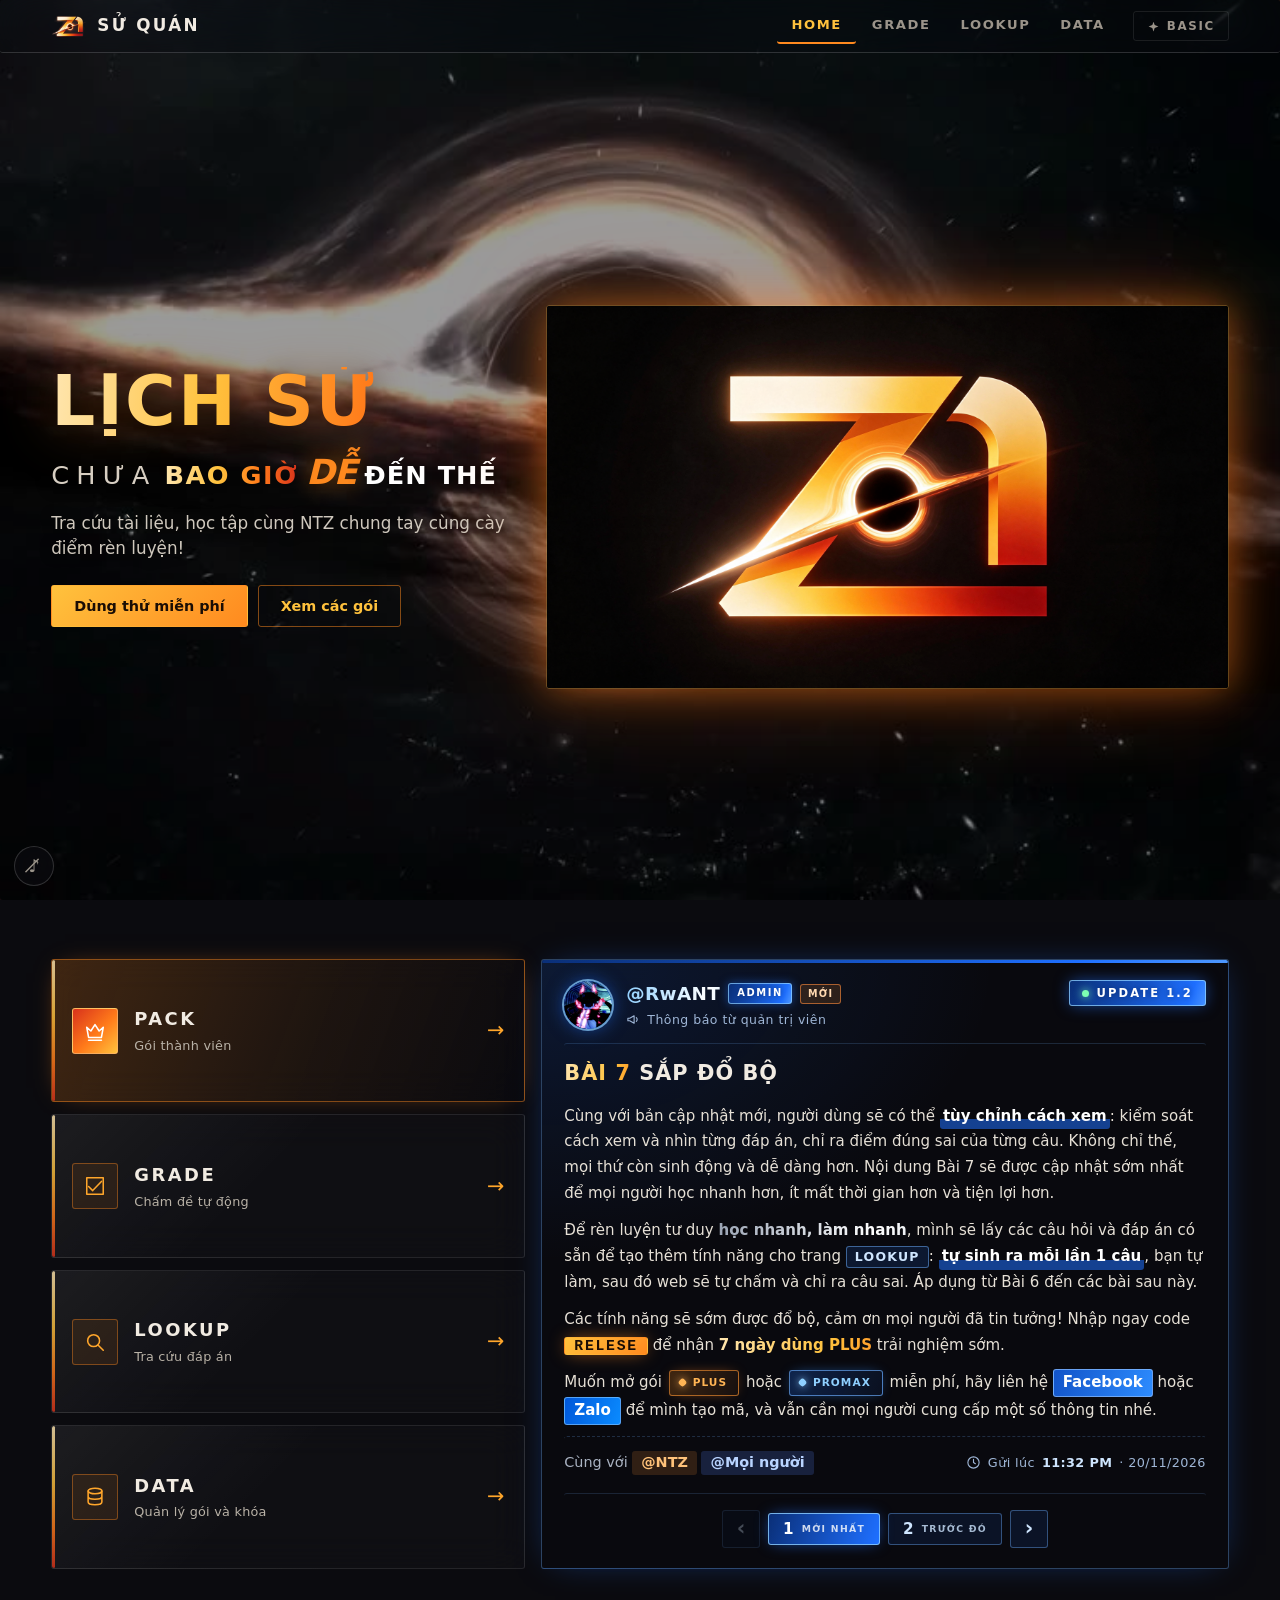
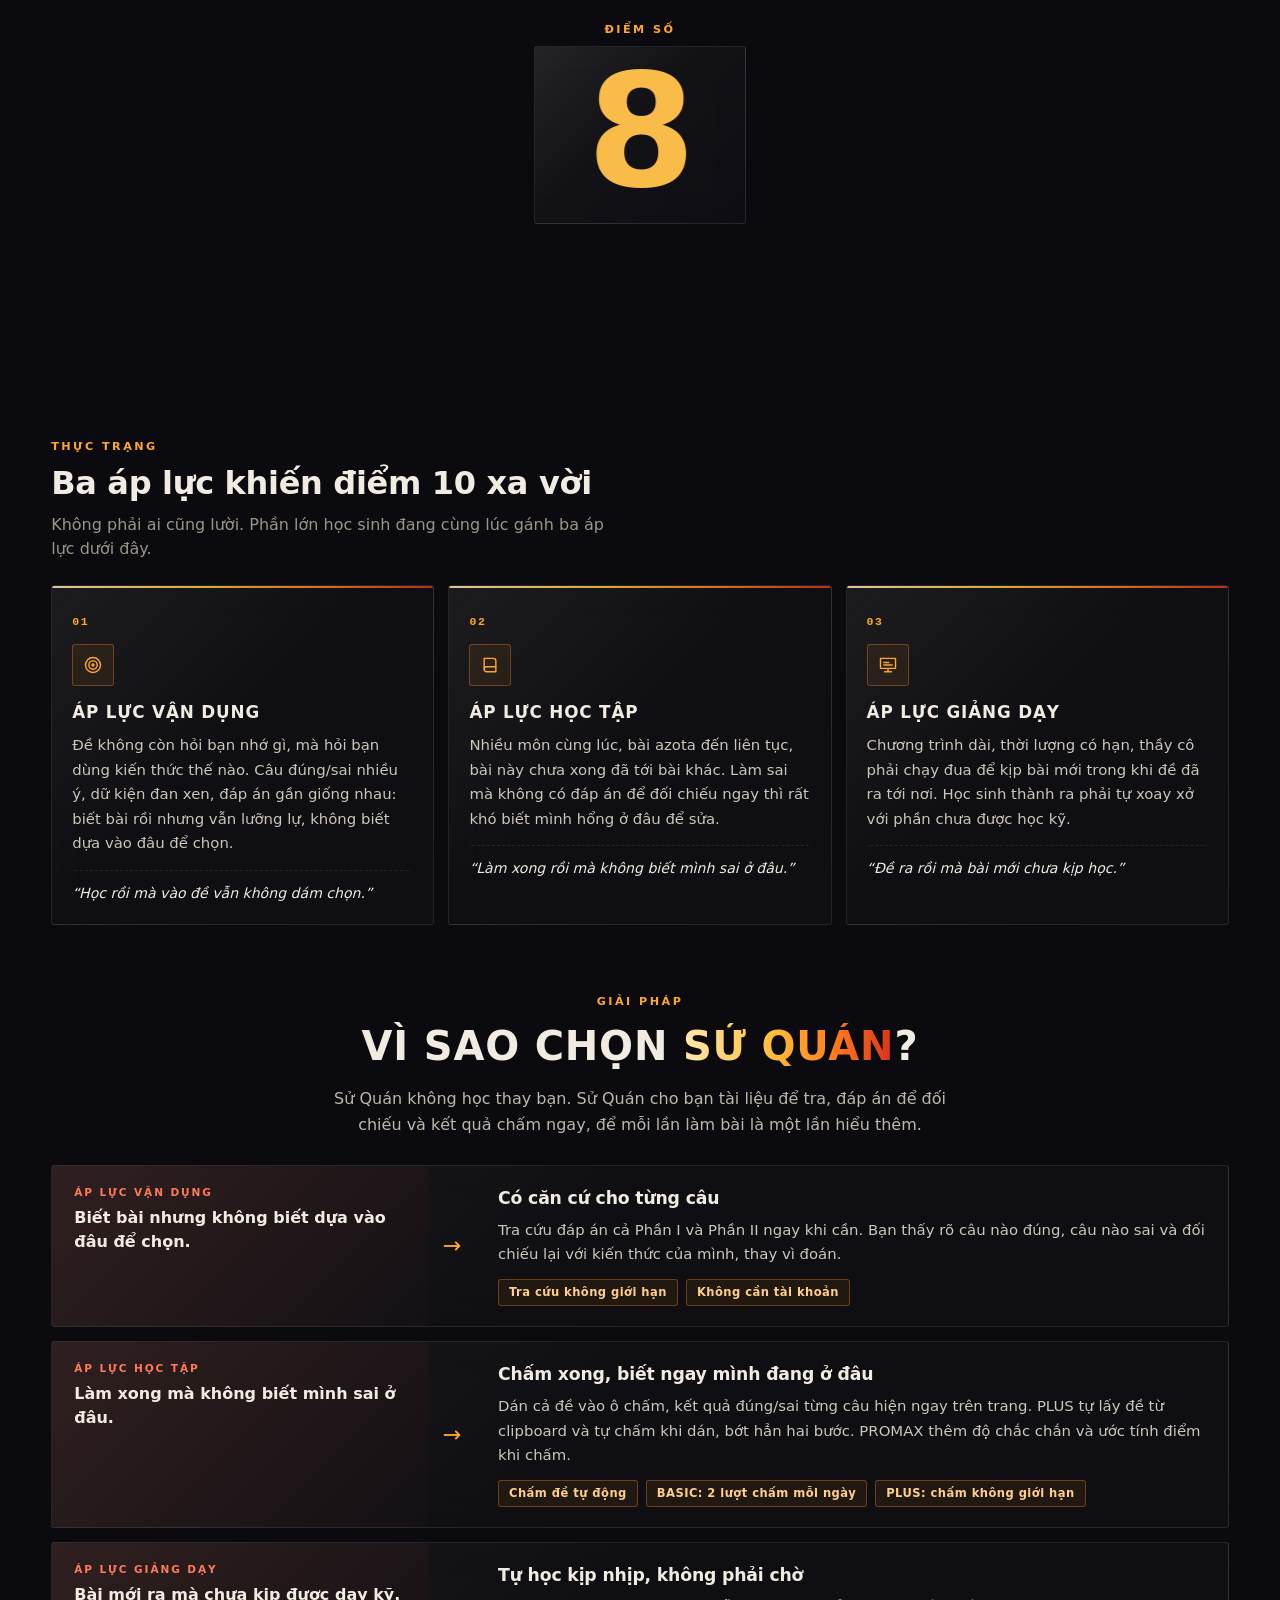
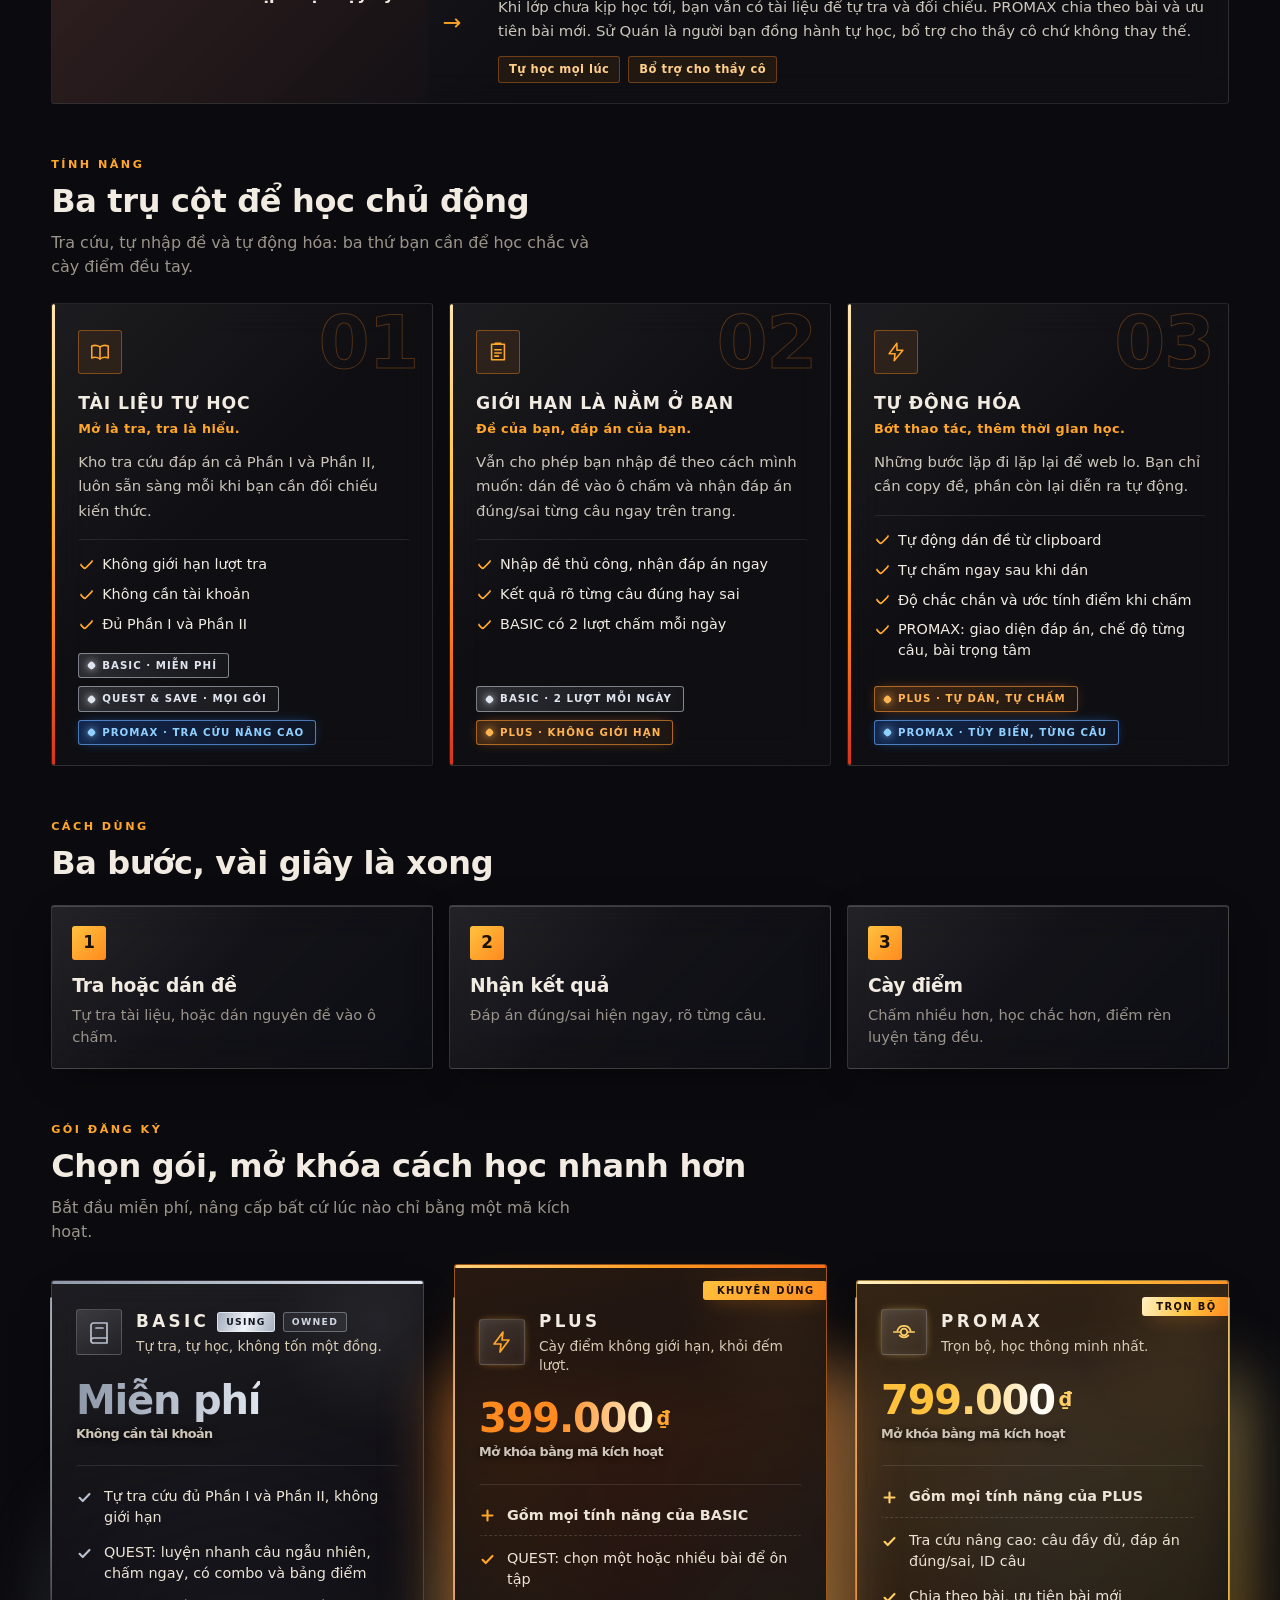
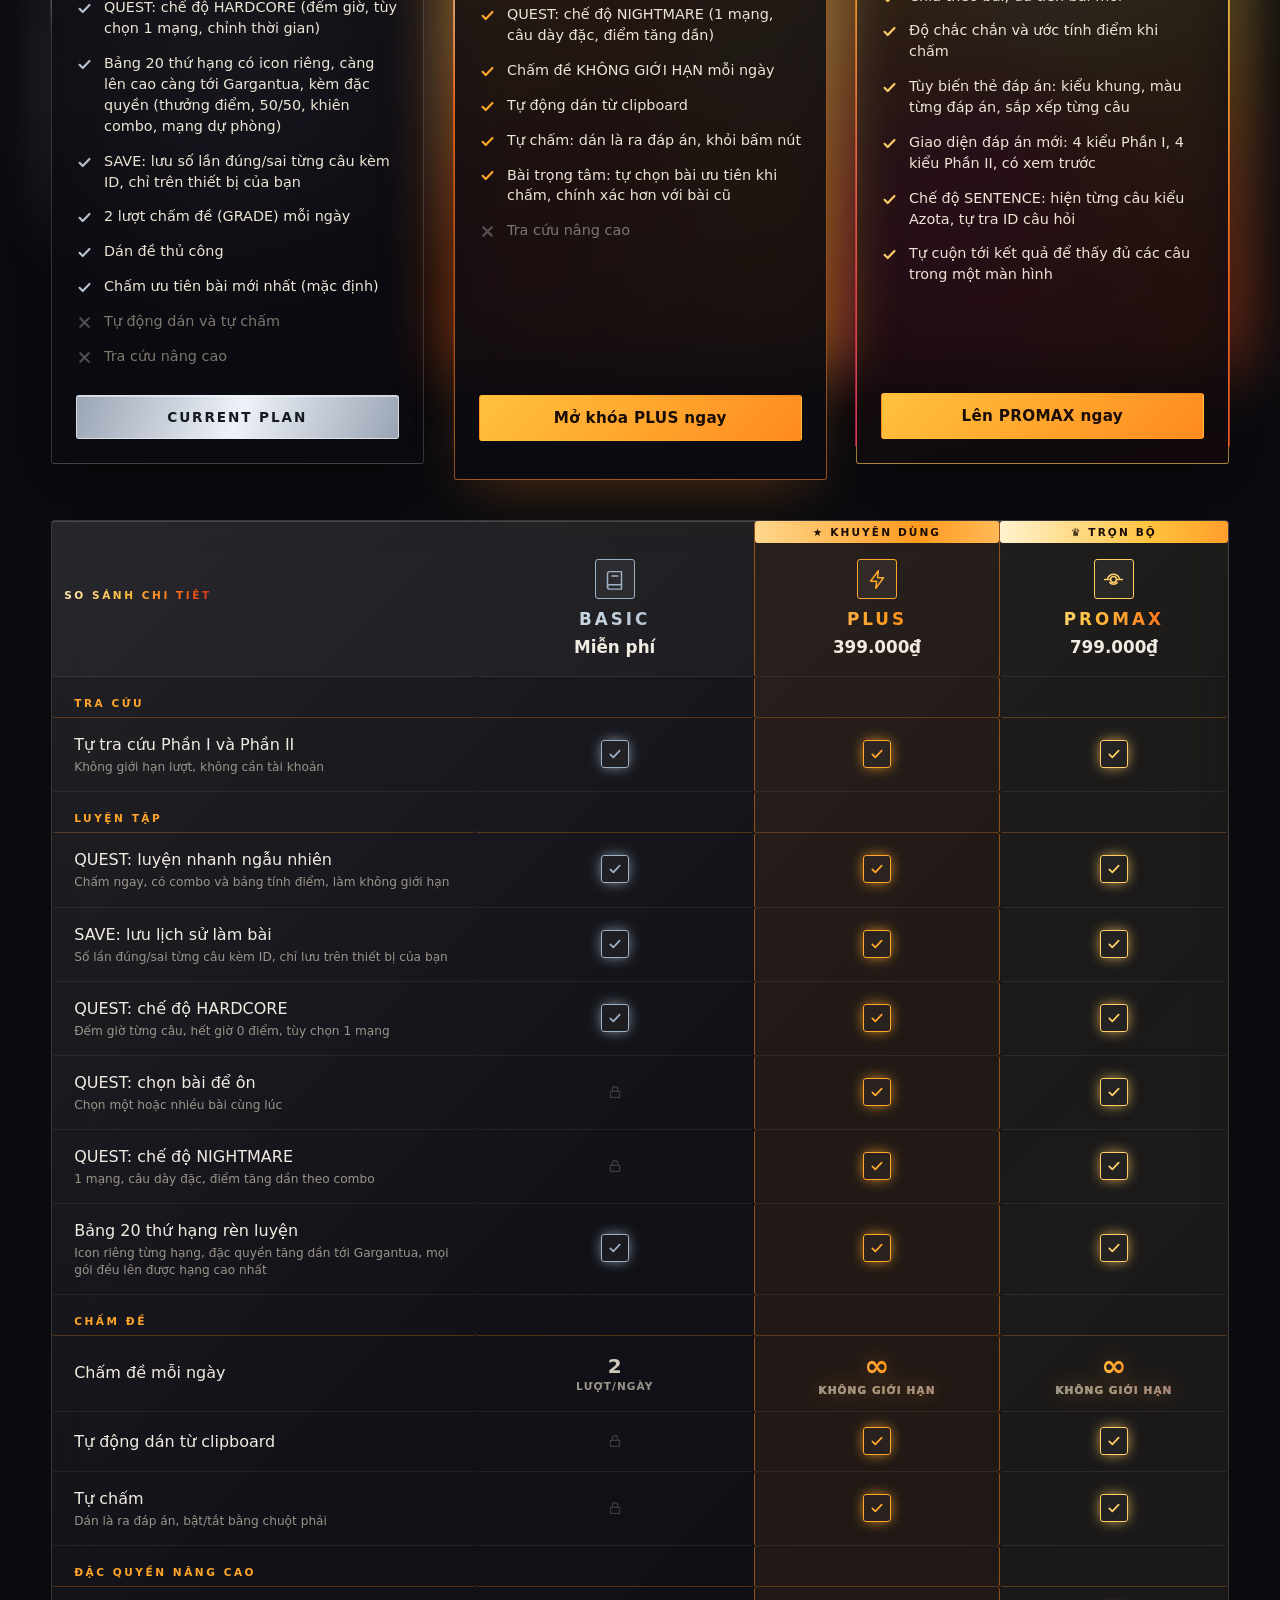
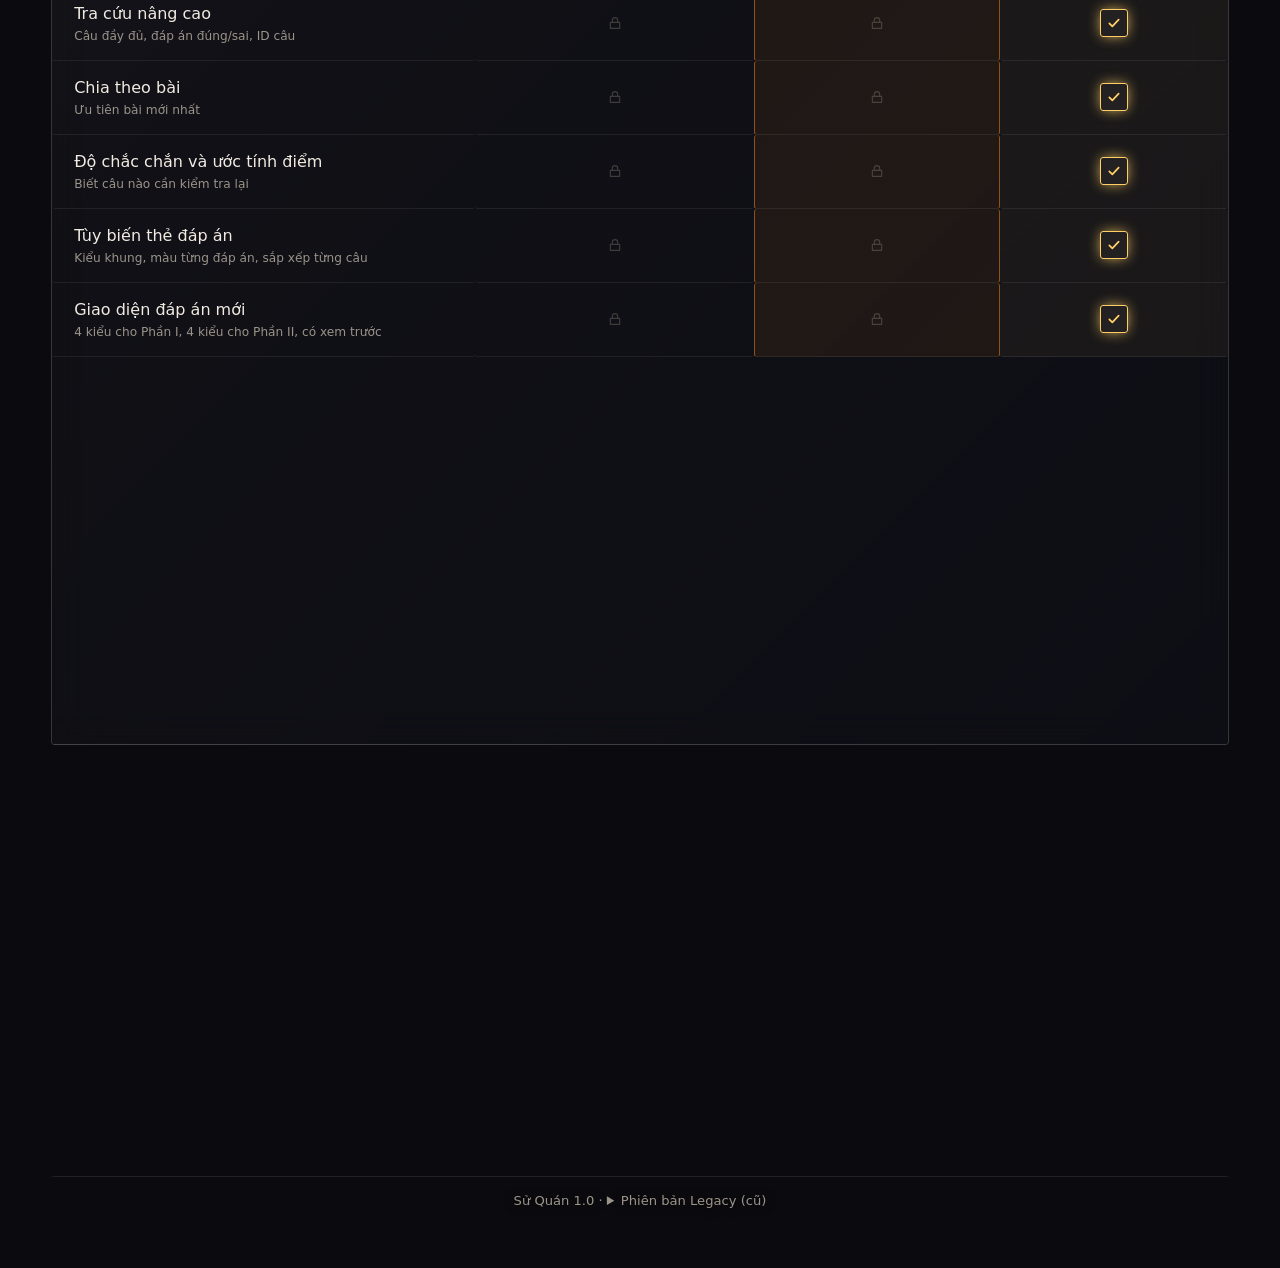
<file: legacy/index.html>
<!DOCTYPE html>
<html lang="vi">
<head>
<meta charset="UTF-8">
<meta name="viewport" content="width=device-width, initial-scale=1, viewport-fit=cover">
<title>Chấm đề Ianta v5</title>
<link rel="stylesheet" href="../css/style.css">
<link rel="stylesheet" href="../css/ntz.css">
</head>
<body>
<a href="../index.html" style="display:block;font-size:13px;margin-bottom:8px">← Về Sử Quán (bản mới nhất) · bạn đang xem phiên bản Legacy, chỉ hỗ trợ đến Bài 6 (Bài 7 trở đi chỉ có ở bản mới nhất)</a>
<div class="version-wrap" id="versionWrap" hidden>
  <button type="button" id="versionBtn" aria-haspopup="true" aria-expanded="false" aria-controls="versionPanel">🏷️ <span id="versionName"></span></button>
  <div class="version-panel" id="versionPanel" hidden>
    <div class="vp-list" id="versionList"></div>
    <div class="vp-log" id="versionLog"></div>
  </div>
</div>
<h1>📚 Chấm đề Lịch sử — "Trật tự hai cực Ianta"</h1>
<div class="dtline">Dán toàn bộ đề (đúng định dạng bạn hay copy) vào ô dưới, bấm Chấm.</div>
<textarea id="inp" placeholder="Dán đề vào đây..."></textarea>
<div class="opts">
  <label><input type="checkbox" id="autoPaste"> Tự động dán từ clipboard</label>
  <label><input type="checkbox" id="autoRun"> Tự chấm ngay sau khi dán</label>
</div>
<div class="row">
  <button onclick="run()">✅ Chấm đáp án</button>
  <button class="btn2" onclick="pasteNow(true)">📋 Dán từ clipboard</button>
</div>
<div id="pstatus" role="status"></div>
<div id="out"></div>
<div id="notice"></div>

<script src="../js/config.js"></script>
<script src="../js/versions.js"></script>
<script src="../data/answers.js"></script>
<script src="../data/statements.js"></script>
<script src="../data/lesson5.js"></script>
<script src="../data/lesson6.js"></script>
<script src="../data/link-grader.js"></script>
<script src="../js/app.js"></script>
<script src="../js/ntz-cards.js"></script>
<script src="../js/version-ui.js"></script>
<script src="../js/ntz-ui.js"></script>
<script src="../js/ntz-settings.js"></script>
<script src="../js/notices.js"></script><script src="../js/legacy-board.js"></script>
</body>
</html>
</file>
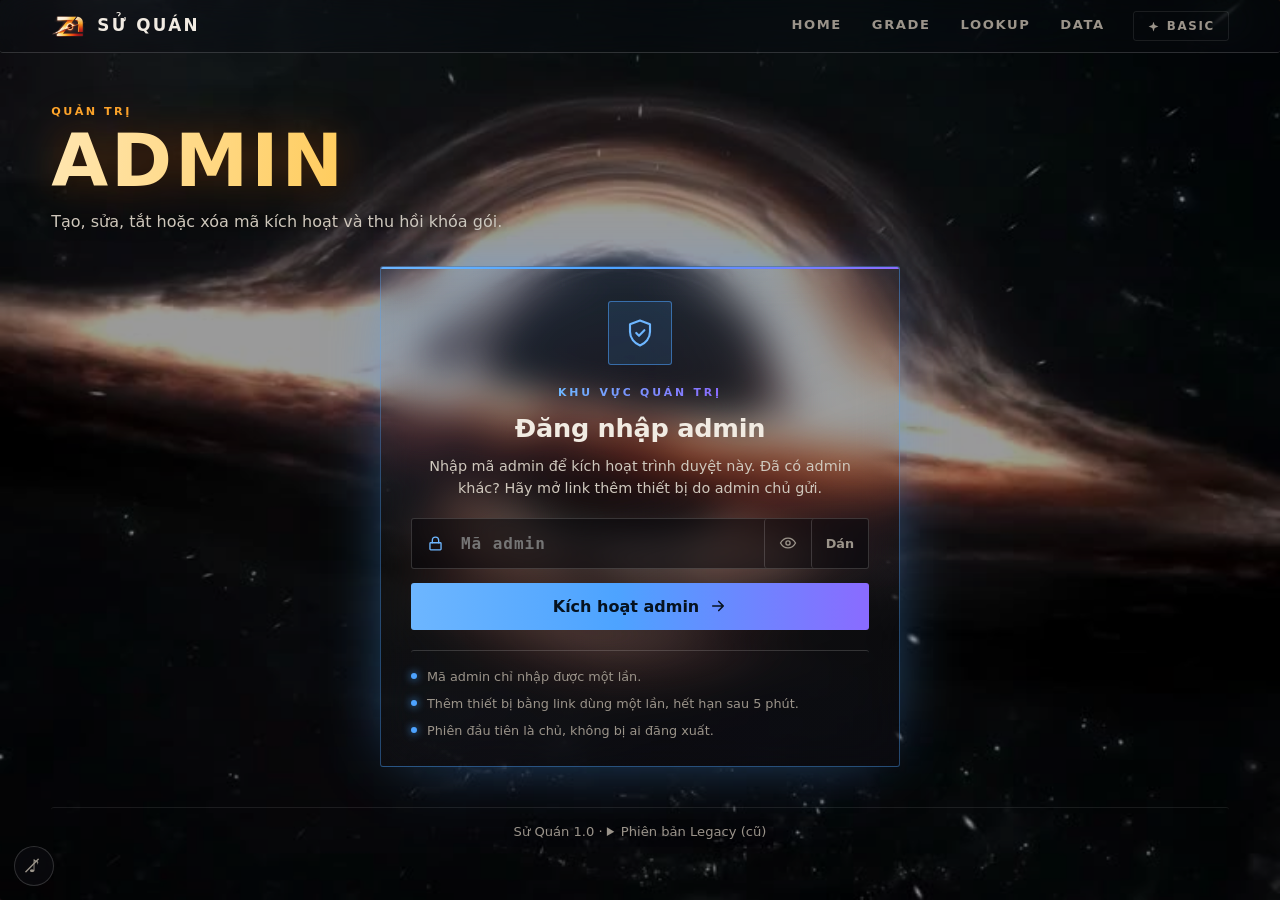
<file: admin.html>
<!DOCTYPE html><html lang="vi" data-theme="dark"><head><meta charset="UTF-8"><meta name="viewport" content="width=device-width, initial-scale=1, viewport-fit=cover"><title>Admin · Sử Quán</title><link rel="icon" href="asset/favicon.png"><link rel="stylesheet" href="css/style.css?v=2"><link rel="stylesheet" href="css/su.css?v=rr10"><link rel="stylesheet" href="css/rankup.css?v=1u"></head>
<body data-page="admin"><main class="wrap">
<header class="pg-head"><div class="eyebrow">Quản trị</div><h1 class="pg-title">ADMIN</h1><p>Tạo, sửa, tắt hoặc xóa mã kích hoạt và thu hồi khóa gói.</p></header>
<section class="glass al" id="aLogin" hidden>
<div class="al-ico"><svg viewBox="0 0 24 24" aria-hidden="true"><path d="M12 2l8 3v6c0 5-3.4 9.2-8 11-4.6-1.8-8-6-8-11V5z"/><path d="M9 12l2.2 2.2L15.5 9.8"/></svg></div><div class="al-eyebrow">KHU VỰC QUẢN TRỊ</div><h2>Đăng nhập admin</h2>
<p class="al-sub">Nhập mã admin để kích hoạt trình duyệt này. Đã có admin khác? Hãy mở link thêm thiết bị do admin chủ gửi.</p>
<div class="al-field"><svg viewBox="0 0 24 24" aria-hidden="true"><rect x="5" y="11" width="14" height="9" rx="1"/><path d="M8 11V8a4 4 0 0 1 8 0v3"/></svg><input id="aCode" type="password" placeholder="Mã admin" autocomplete="off" spellcheck="false"><button type="button" class="al-eye" id="aEye" title="Hiện hoặc ẩn mã" aria-label="Hiện hoặc ẩn mã"><svg viewBox="0 0 24 24" aria-hidden="true"><path d="M2 12s3.6-6.5 10-6.5S22 12 22 12s-3.6 6.5-10 6.5S2 12 2 12z"/><circle cx="12" cy="12" r="2.8"/></svg></button><button type="button" class="cf-paste" title="Dán từ bộ nhớ tạm">Dán</button></div>
<button type="button" class="al-go" id="aGo">Kích hoạt admin <svg viewBox="0 0 24 24" aria-hidden="true"><path d="M5 12h14M13 6l6 6-6 6"/></svg></button>
<div id="aMsg" role="status"></div>
<ul class="al-notes"><li>Mã admin chỉ nhập được một lần.</li><li>Thêm thiết bị bằng link dùng một lần, hết hạn sau 5 phút.</li><li>Phiên đầu tiên là chủ, không bị ai đăng xuất.</li></ul></section>
<div id="aApp" hidden>
<section class="glass d-box" id="aTest"><h3>Chế độ test · chỉ trình duyệt này</h3>
<div class="t-row"><div><b>Tính năng admin</b><div class="d-sub" id="tOnTxt"></div></div><button type="button" class="sw" id="tSw" role="switch" aria-checked="true" aria-label="Bật tắt tính năng admin"><i></i></button></div>
<div class="t-row" id="tPlanRow"><div><b>Gói của trình duyệt này</b><div class="d-sub">Chọn gói để dùng thử ngay mà không cần nhập mã. THẬT = theo mã/khóa đã kích hoạt.</div></div><div class="seg" id="tSeg"><button type="button" data-p="">THẬT</button><button type="button" data-p="basic">BASIC</button><button type="button" data-p="plus">PLUS</button><button type="button" data-p="promax">PROMAX</button></div></div>
<div class="t-row"><div><b>Dọn dữ liệu để thử lại</b><div class="d-sub" id="tEff"></div></div><div class="d-actions"><button type="button" class="btn alt" id="tWipe">Xóa gói/khóa đã lưu</button><button type="button" class="btn alt" id="tUse">Reset lượt chấm hôm nay</button><button type="button" class="btn alt" id="tDev">Làm thiết bị mới</button></div></div>
<div class="t-row"><div><b>Sao lưu / khôi phục dữ liệu trình duyệt</b><div class="d-sub">Mang quyền admin, khóa gói và cài đặt sang nơi khác (ví dụ từ bản mở từ ổ đĩa sang web thật). Bản sao lưu chứa quyền admin, hãy giữ kín.</div></div><div class="d-actions"><button type="button" class="btn alt" id="tBk">Sao chép bản sao lưu</button></div></div>
<div class="cf raw"><svg viewBox="0 0 24 24" aria-hidden="true"><circle cx="8" cy="15" r="4"/><path d="M11 12l9-9M16 7l3 3M14 9l2 2"/></svg><input id="tRs" placeholder="Dán bản sao lưu (SQBK1:…)" autocomplete="off" spellcheck="false"><button type="button" class="cf-paste">Dán</button><button type="button" class="cf-go" id="tRsGo">Khôi phục</button></div>
<div class="d-sub">Chỉ xóa dữ liệu trong trình duyệt này, không động đến mã hay khóa trên máy chủ. "Làm thiết bị mới" đổi mã thiết bị: nhập lại cùng một mã sẽ tính là thiết bị khác và trừ thêm 1 lượt.</div><div id="tMsg" role="status"></div></section>
<section class="glass d-box" id="aFx"><h3>Xem trước hiệu ứng</h3>
<div class="d-sub">Chỉ để xem lại. Không đổi gói, khóa hay dữ liệu thật.</div>
<div class="t-row"><div><b>Mất gói (hạ cấp)</b><div class="d-sub">Thẻ quyền hạn bay vào, biểu tượng rơi xuống từng bậc. Chọn bậc cũ → bậc mới.</div></div><div class="d-actions" id="fxLoss"><button type="button" class="btn alt" data-f="admin" data-t="promax">ADMIN → PROMAX</button><button type="button" class="btn alt" data-f="admin" data-t="plus">ADMIN → PLUS</button><button type="button" class="btn alt" data-f="admin" data-t="basic">ADMIN → BASIC</button><button type="button" class="btn alt" data-f="promax" data-t="plus">PROMAX → PLUS</button><button type="button" class="btn alt" data-f="promax" data-t="basic">PROMAX → BASIC</button><button type="button" class="btn alt" data-f="plus" data-t="basic">PLUS → BASIC</button></div></div>
<div class="t-row"><div><b>Nhận gói (mở khóa)</b><div class="d-sub">Hiệu ứng khi nhập mã thành công. Bấm Xác nhận để đóng, không tải lại trang.</div></div><div class="d-actions" id="fxGet"><button type="button" class="btn alt" data-k="basic">BASIC</button><button type="button" class="btn alt" data-k="plus">PLUS · 7 ngày</button><button type="button" class="btn alt" data-k="promax">PROMAX · vĩnh viễn</button><button type="button" class="btn alt" data-k="admin">ADMIN</button><button type="button" class="btn alt" data-k="low">Mã sắp hết lượt</button><button type="button" class="btn alt" data-k="one">Mã dùng 1 lần</button><button type="button" class="btn alt" data-k="key">Kích hoạt lại bằng khóa</button></div></div>
<div class="t-row"><div><b>Thẻ mời kích hoạt (link #code / #keycode)</b><div class="d-sub">Danh thiếp ngang hiện khi mở link kích hoạt. Bản xem thử không kích hoạt thật.</div></div><div class="d-actions" id="fxInv"><button type="button" class="btn alt" data-i="basic">Mã BASIC</button><button type="button" class="btn alt" data-i="plus">Mã PLUS</button><button type="button" class="btn alt" data-i="promax">Mã PROMAX · 1 lượt</button><button type="button" class="btn alt" data-i="key">Khóa gói</button><button type="button" class="btn alt" data-i="bad">Mã sai</button></div></div>
</section>
<section class="glass d-box"><h3>Thông tin</h3><p class="d-sub" id="aInfo"></p>
<div class="d-actions"><button type="button" class="btn alt" id="aReload">Tải lại</button><button type="button" class="btn alt" id="aTr">Thêm thiết bị admin (giữ phiên này)</button><button type="button" class="btn alt danger" id="aOth">Đăng xuất các phiên khác</button></div><div id="aTrOut" class="d-sub"></div></section>
<section class="glass d-box"><h3>Phiên admin <span class="d-sub" id="sCount"></span></h3><p class="d-sub" id="aOwn"></p><div class="tblw"><table class="tbl" id="sTbl"></table></div></section>
<section class="glass d-box"><h3>Tạo mã mới</h3>
<div class="a-form">
<label>Mã (để trống = tự sinh)<input id="nCode" autocomplete="off" spellcheck="false"></label>
<label>Gói<select id="nPlan"><option value="plus">PLUS</option><option value="promax">PROMAX</option></select></label>
<label>Số lượt tối đa (trống = không giới hạn)<input id="nMax" type="number" min="1"></label>
<label>Gói kéo dài (ngày, trống = vĩnh viễn)<input id="nDays" type="number" min="1"></label>
<label>Hạn nhập mã / trần hạn gói (trống = không)<input id="nExp" type="datetime-local"></label>
<label>Ghi chú (người dùng sẽ thấy khi nhập mã)<input id="nNote" maxlength="200"></label></div>
<button type="button" id="nGo">Tạo mã</button><div id="nMsg" role="status"></div></section>
<section class="glass d-box"><h3>Mã đang có <span class="d-sub" id="cCount"></span></h3><div class="tblw"><table class="tbl" id="cTbl"></table></div></section>
<section class="glass d-box"><h3>Khóa gói đang hoạt động <span class="d-sub" id="kCount"></span></h3><div class="tblw"><table class="tbl" id="kTbl"></table></div></section>
<h2 class="d-sub" style="margin:26px 0 10px;letter-spacing:.18em">CONTRIBUTOR</h2><div id="ctAdmin"></div>
</div><section class="glass d-box" id="aRank" hidden><h3>Xem trước hiệu ứng lên hạng</h3><p class="d-sub">Bấm một hạng để xem hiệu ứng như người dùng sẽ thấy khi đạt hạng đó. Hạng càng cao hiệu ứng càng nhiều lớp.</p><div class="ar-grid" id="arGrid"></div></section></main>
<script src="js/sq-config.js?v=2"></script><script src="js/plans.js?v=lf2"></script><script src="js/unlock.js?v=lf2qrst"></script><script src="js/invite-card.js?v=1"></script><script src="js/site.js?v=lf4"></script><script src="js/theme-presets.js?v=3"></script><script src="js/theme.js?v=4"></script>
<script>
var LBL=(location.protocol==='file:'?'File trên máy':location.host)+' · '+(/Edg\//.test(navigator.userAgent)?'Edge':/Coc|coc_coc/.test(navigator.userAgent)?'Cốc Cốc':/Firefox/.test(navigator.userAgent)?'Firefox':/Chrome/.test(navigator.userAgent)?'Chrome':'Trình duyệt');
var $=function(i){return document.getElementById(i);},TK='sq_admin',api=SQ.API,tok=localStorage.getItem(TK)||'';
function esc(s){return String(s==null?'':s).replace(/[&<>"']/g,function(c){return{'&':'&amp;','<':'&lt;','>':'&gt;','"':'&quot;',"'":'&#39;'}[c];});}
function fmt(t){return t?new Date(t).toLocaleString('vi-VN'):'—';}
async function call(p,b){if(!api)return{ok:false,msg:'Chưa cấu hình máy chủ: điền địa chỉ Worker vào js/sq-config.js.'};
 try{var r=await fetch(api+p,{method:'POST',headers:{'content-type':'application/json','x-admin':tok},body:JSON.stringify(b||{})});return await r.json();}catch(e){return{ok:false,msg:'Không kết nối được máy chủ.'};}}
function login(show,msg){$('aLogin').hidden=!show;$('aApp').hidden=show;if(msg){$('aMsg').className='err';$('aMsg').textContent=msg;}}
async function claim(){var r=await call('/api/admin/claim',{code:$('aCode').value,label:LBL});if(r.ok){tok=r.token;localStorage.setItem(TK,tok);sessionStorage.setItem('sq_fx','admin');location.reload();}else{$('aMsg').className='err';$('aMsg').textContent=r.msg;}}
document.getElementById('aEye').onclick=function(){var i=document.getElementById('aCode');i.type=i.type==='password'?'text':'password';this.classList.toggle('on',i.type==='text');};$('aGo').onclick=claim;$('aCode').onkeydown=function(e){if(e.key==='Enter')claim();};
function copy(t,b){navigator.clipboard.writeText(t).then(function(){var o=b.textContent;b.textContent='Đã chép';setTimeout(function(){b.textContent=o;},1000);},function(){prompt('Sao chép:',t);});}
var base=SQ.site('index.html');
async function load(){var r=await call('/api/admin/list');if(!r.ok){if(r.msg&&/đăng nhập/.test(r.msg)){localStorage.removeItem(TK);tok='';login(true,'Phiên admin không còn hiệu lực.');}else alert(r.msg);return;}
 login(false);$('aInfo').textContent='Đang kết nối: '+api;
 $('cCount').textContent='('+r.codes.length+')';$('kCount').textContent='('+r.keys.length+')';
 var h='<tr><th>Mã</th><th>Gói</th><th>Lượt</th><th>Hạn</th><th>Ngày</th><th>TT</th><th>Ghi chú</th><th></th></tr>';
 r.codes.forEach(function(c){var left=c.max_uses==null?'∞':(c.used+'/'+c.max_uses),exp=c.expires_at&&c.expires_at<r.now;
  h+='<tr data-id="'+c.id+'"><td>'+(c.code_plain?'<code>'+esc(c.code_plain)+'</code>':'<i>(mã cũ #'+esc(c.h)+')</i>')+'</td><td>'+esc(c.plan.toUpperCase())+'</td><td>'+left+'</td><td>'+(exp?'<b class="bad">hết hạn</b> ':'')+fmt(c.expires_at)+'</td><td>'+(c.days||'—')+'</td><td>'+(c.active?'Bật':'<b class="bad">Tắt</b>')+'</td><td>'+esc(c.note)+'</td><td class="acts">'
  +(c.code_plain?'<button class="mini" data-a="cp" data-v="'+esc(c.code_plain)+'">Chép mã</button><button class="mini" data-a="ln" data-v="'+esc(c.code_plain)+'">Chép link</button>':'')
  +'<button class="mini" data-a="tg" data-v="'+(c.active?0:1)+'">'+(c.active?'Tắt':'Bật')+'</button><button class="mini" data-a="mx" data-v="'+(c.max_uses==null?'':c.max_uses)+'">Sửa lượt</button><button class="mini" data-a="dl">Xóa</button></td></tr>';});
 $('cTbl').innerHTML=h;
 var k='<tr><th>Khóa</th><th>Gói</th><th>Hạn</th><th>Tạo lúc</th><th>Chuyển hôm nay</th><th></th></tr>';
 r.keys.forEach(function(x){k+='<tr data-id="'+x.id+'"><td><code>SQK-'+esc(x.h)+'…</code></td><td>'+esc(x.plan.toUpperCase())+'</td><td>'+(x.expires_at?fmt(x.expires_at):'Vĩnh viễn')+'</td><td>'+fmt(x.created_at)+'</td><td>'+(x.switch_day===new Date().toISOString().slice(0,10)?x.switches:0)+'</td><td class="acts"><button class="mini" data-a="rv">Thu hồi</button></td></tr>';});
 $('kTbl').innerHTML=k;
 var sh='<tr><th>Thiết bị / nơi mở</th><th>Tạo lúc</th><th>Hoạt động gần nhất</th><th></th></tr>';(r.sessions||[]).forEach(function(x){sh+='<tr data-h="'+esc(x.h)+'"><td>'+esc(x.label||'(không tên)')+(x.owner?' <b class="own">CHỦ</b>':'')+(x.me?' <b class="ok">· phiên này</b>':'')+'</td><td>'+fmt(x.created_at)+'</td><td>'+fmt(x.last_seen)+'</td><td class="acts">'+(!r.owner||x.me?'':(x.owner?'<button class="mini" data-a="dn">Bỏ quyền chủ</button>':'<button class="mini" data-a="up">Đặt làm chủ</button><button class="mini" data-a="rs">Đăng xuất</button>'))+'</td></tr>';});
 $('aTr').hidden=!r.owner;$('aOth').hidden=!r.owner;$('aOwn').textContent=r.owner?'Phiên này là admin CHỦ: không ai đăng xuất được bạn, bạn đăng xuất được các phiên khác.':'Phiên này là admin thường: quản lý mã và khóa được, nhưng không thêm hay đăng xuất phiên admin khác.';
 $('sTbl').innerHTML=sh;$('sCount').textContent='('+(r.sessions||[]).length+')';}
$('sTbl').onclick=async function(e){var b=e.target.closest('button');if(!b)return;var h=b.closest('tr').dataset.h,a=b.dataset.a,r;if(a==='rs'){if(!confirm('Đăng xuất phiên admin này?'))return;r=await call('/api/admin/revoke-session',{h:h});}else r=await call('/api/admin/set-owner',{h:h,owner:a==='up'});if(!r.ok)alert(r.msg);load();};
$('aOth').onclick=async function(){if(!confirm('Đăng xuất mọi phiên admin khác, chỉ giữ phiên này?'))return;var r=await call('/api/admin/revoke-others');if(!r.ok)alert(r.msg);load();};
$('cTbl').onclick=async function(e){var b=e.target.closest('button');if(!b)return;var id=b.closest('tr').dataset.id,a=b.dataset.a,r;
 if(a==='cp')return copy(b.dataset.v,b);if(a==='ln')return copy(base+'#code='+encodeURIComponent(b.dataset.v),b);
 if(a==='tg')r=await call('/api/admin/update',{id:id,active:b.dataset.v==='1'});
 else if(a==='mx'){var v=prompt('Số lượt tối đa (để trống = không giới hạn):',b.dataset.v);if(v===null)return;r=await call('/api/admin/update',{id:id,max_uses:v.trim()});}
 else if(a==='dl'){if(!confirm('Xóa mã này? Các khóa đã cấp từ mã vẫn giữ nguyên.'))return;r=await call('/api/admin/delete',{id:id});}
 if(r&&!r.ok)alert(r.msg);load();};
$('kTbl').onclick=async function(e){var b=e.target.closest('button');if(!b||b.dataset.a!=='rv')return;if(!confirm('Thu hồi khóa này? Người dùng sẽ về BASIC ngay.'))return;var r=await call('/api/admin/revoke-key',{id:b.closest('tr').dataset.id});if(!r.ok)alert(r.msg);load();};
$('nGo').onclick=async function(){var e=$('nExp').value,r=await call('/api/admin/create',{code:$('nCode').value,plan:$('nPlan').value,max_uses:$('nMax').value,days:$('nDays').value,expires_at:e?new Date(e).getTime():'',note:$('nNote').value});
 $('nMsg').className=r.ok?'ok':'err';$('nMsg').textContent=r.ok?'Đã tạo mã: '+r.code:r.msg;if(r.ok){$('nCode').value='';load();}};
$('aReload').onclick=load;
$('aTr').onclick=async function(){var r=await call('/api/admin/transfer');if(!r.ok)return alert(r.msg);var l=base.replace('index.html','admin.html')+'#transfer='+r.transfer;
 $('aTrOut').innerHTML='Link thêm thiết bị (dùng 1 lần, hết hạn sau '+r.minutes+' phút; phiên này vẫn giữ quyền). Mở link ở nơi muốn thêm: <code>'+esc(l)+'</code> <button class="mini" id="aTrC">Sao chép</button>';$('aTrC').onclick=function(){copy(l,this);};};
async function start(){load();}
(async function(){var m=location.hash.match(/transfer=([^&]+)/);
 if(m){history.replaceState(null,'',location.pathname+location.search);var r=await call('/api/admin/accept',{transfer:decodeURIComponent(m[1]),label:LBL});if(r.ok){tok=r.token;localStorage.setItem(TK,tok);sessionStorage.setItem('sq_fx','admin');location.reload();return;}else{login(true,r.msg);return;}}
 if(tok)load();else login(true);})();

(function(){var A=SQ.admin;function ls(k){try{return localStorage.getItem(k);}catch(e){return null;}}
 function paint(){var on=A.on(),p=ls('sq_adm_plan')||'';$('tSw').setAttribute('aria-checked',on?'true':'false');$('tSw').classList.toggle('on',on);
  $('tOnTxt').textContent=on?'Đang BẬT: header hiện ADMIN và gói thử có hiệu lực.':'Đang TẮT tạm thời: web hoạt động như người dùng thường. Lối vào admin nằm ở chân trang.';
  $('tPlanRow').classList.toggle('t-off',!on);[].forEach.call($('tSeg').children,function(b){b.classList.toggle('on',b.dataset.p===p);});
  $('tEff').textContent='Gói đang áp dụng: '+SQ.get().toUpperCase()+(A.plan()?' (gói thử)':'');}
 function done(m){$('tMsg').className='ok';$('tMsg').textContent=m;paint();}
 $('tSw').onclick=function(){A.setOn(!A.on());location.reload();};
 $('tSeg').onclick=function(e){var b=e.target.closest('button');if(!b)return;A.setPlan(b.dataset.p);location.reload();};
 $('tWipe').onclick=function(){if(!confirm('Xóa gói, khóa và gói thử đã lưu ở trình duyệt này? Bạn sẽ về BASIC và nhập lại mã được.'))return;A.wipe();location.reload();};
 $('tUse').onclick=function(){A.resetUsage();done('Đã reset lượt chấm hôm nay.');};
 $('tDev').onclick=function(){if(!confirm('Đổi mã thiết bị và xóa gói đang lưu? Nhập lại mã cũ sẽ trừ thêm 1 lượt.'))return;A.newDevice();A.wipe();location.reload();};
 $('tBk').onclick=function(){var o={};try{for(var i=0;i<localStorage.length;i++){var k=localStorage.key(i);if(k.indexOf('sq_')===0)o[k]=localStorage.getItem(k);}}catch(e){}
  var t='SQBK1:'+btoa(unescape(encodeURIComponent(JSON.stringify(o))));var b=this;navigator.clipboard.writeText(t).then(function(){b.textContent='Đã sao chép';setTimeout(function(){b.textContent='Sao chép bản sao lưu';},1500);},function(){prompt('Sao chép thủ công:',t);});};
 $('tRsGo').onclick=function(){var v=$('tRs').value.trim(),o;try{if(v.indexOf('SQBK1:')!==0)throw 0;o=JSON.parse(decodeURIComponent(escape(atob(v.slice(6)))));}catch(e){$('tMsg').className='err';$('tMsg').textContent='Bản sao lưu không hợp lệ.';return;}
  if(!confirm('Khôi phục sẽ ghi đè dữ liệu của trình duyệt này. Tiếp tục?'))return;
  try{Object.keys(o).forEach(function(k){if(k.indexOf('sq_')===0)localStorage.setItem(k,String(o[k]));});}catch(e){}location.reload();};
 paint();})();
</script><script>if(localStorage.getItem('sq_admin')&&sessionStorage.getItem('sq_fx')==='admin'){sessionStorage.removeItem('sq_fx');setTimeout(function(){sqUnlock({ok:true,plan:'admin',admin:true});},350);}</script><script>
(function(){var DK='SQK-DEMO-0000-0000-XXXX';
document.getElementById('fxInv').addEventListener('click',function(e){var b=e.target.closest('button');if(!b||!window.sqInvite)return;var i=b.dataset.i,o={kind:'code',val:'SQ-DEMO-2026',preview:true,ci:{ok:true,plan:i,left:null,days:30,until:null}};
 if(i==='promax'){o.ci.left=1;o.ci.days=null;}else if(i==='plus'){o.ci.left=12;}else if(i==='key'){o={kind:'keycode',val:'SQK-DEMO-0000-0000-XXXX',preview:true};}else if(i==='bad'){o.ci={ok:false,msg:'Mã không đúng hoặc đã bị vô hiệu hóa.'};}
 var c=sqInvite(o);if(!c)return;c.no.onclick=c.close;c.go.onclick=function(){c.msg.className='bc-msg ok';c.msg.textContent='Đây là bản xem thử, không kích hoạt thật.';};});

document.getElementById('fxLoss').addEventListener('click',function(e){var b=e.target.closest('button');if(b&&window.SQ_FX)SQ_FX.loss(b.dataset.f,b.dataset.t);});
document.getElementById('fxGet').addEventListener('click',function(e){var b=e.target.closest('button');if(!b||!window.sqUnlock)return;var k=b.dataset.k,r={ok:true,preview:true,plan:'plus',key:DK};
 if(k==='basic'||k==='plus'||k==='promax'){r.plan=k;if(k==='plus')r.until=Date.now()+7*864e5;}
 else if(k==='admin'){r={ok:true,preview:true,admin:true,plan:'promax'};}
 else if(k==='low'){r.plan='plus';r.max=50;r.left=3;r.input='SQ-DEMO';}
 else if(k==='one'){r.plan='promax';r.max=1;r.left=0;r.input='SQ-DEMO';}
 else if(k==='key'){r.plan='promax';r.isKey=true;}
 sqUnlock(r);});
})();
</script>
<script src="js/contrib-admin.js?v=4"></script><script src="js/quest.js?v=rk1"></script><script src="js/rankup.js?v=1"></script><script>(function(){var g=document.getElementById("arGrid"),box=document.getElementById("aRank"),L=document.getElementById("aLogin");SQR.R.forEach(function(r,i){var b=document.createElement("button");b.type="button";b.className="ar-b";b.innerHTML=SQR.icon(i,34)+"<span>"+(i+1)+". "+r[1]+"</span>";b.onclick=function(){sqRankUp(i,{preview:true});};g.appendChild(b);});function sync(){box.hidden=!!L&&!L.hidden;}sync();if(L)new MutationObserver(sync).observe(L,{attributes:true,attributeFilter:["hidden"]});})();</script></body></html>
</file>
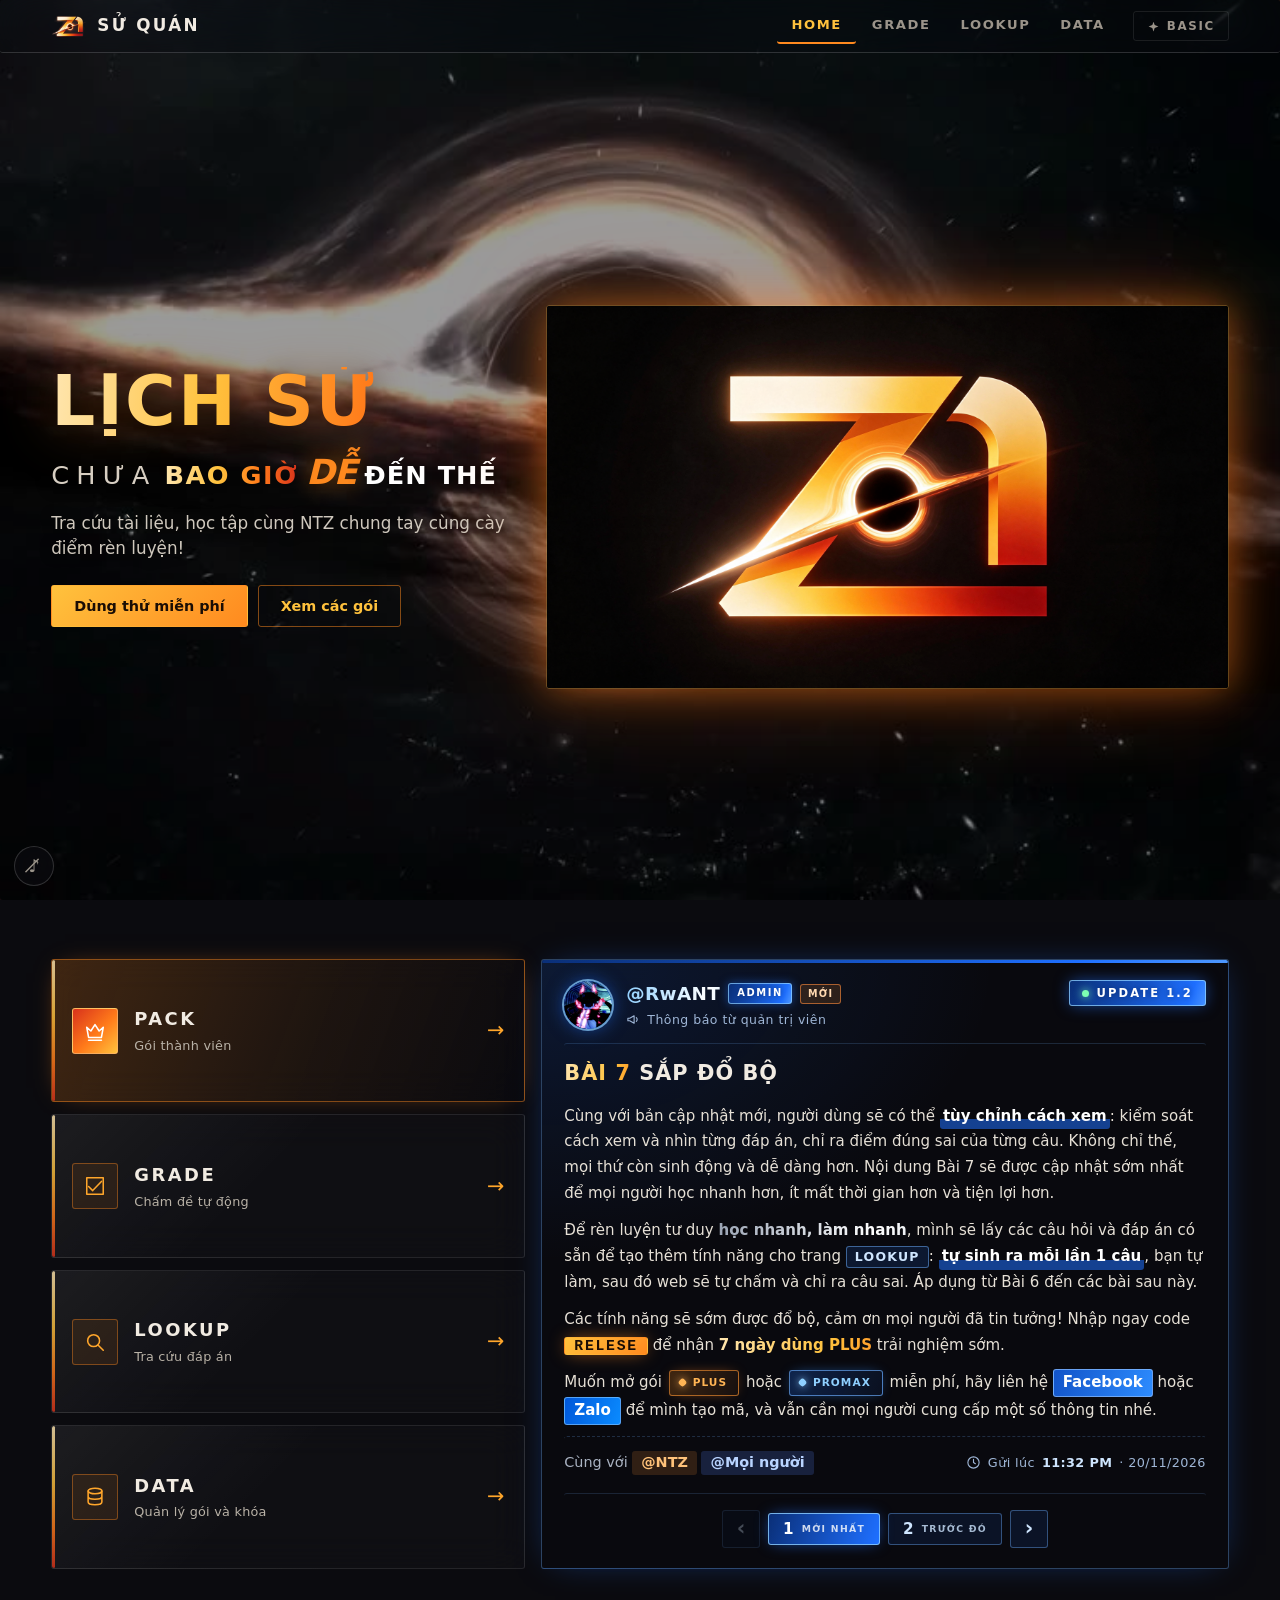
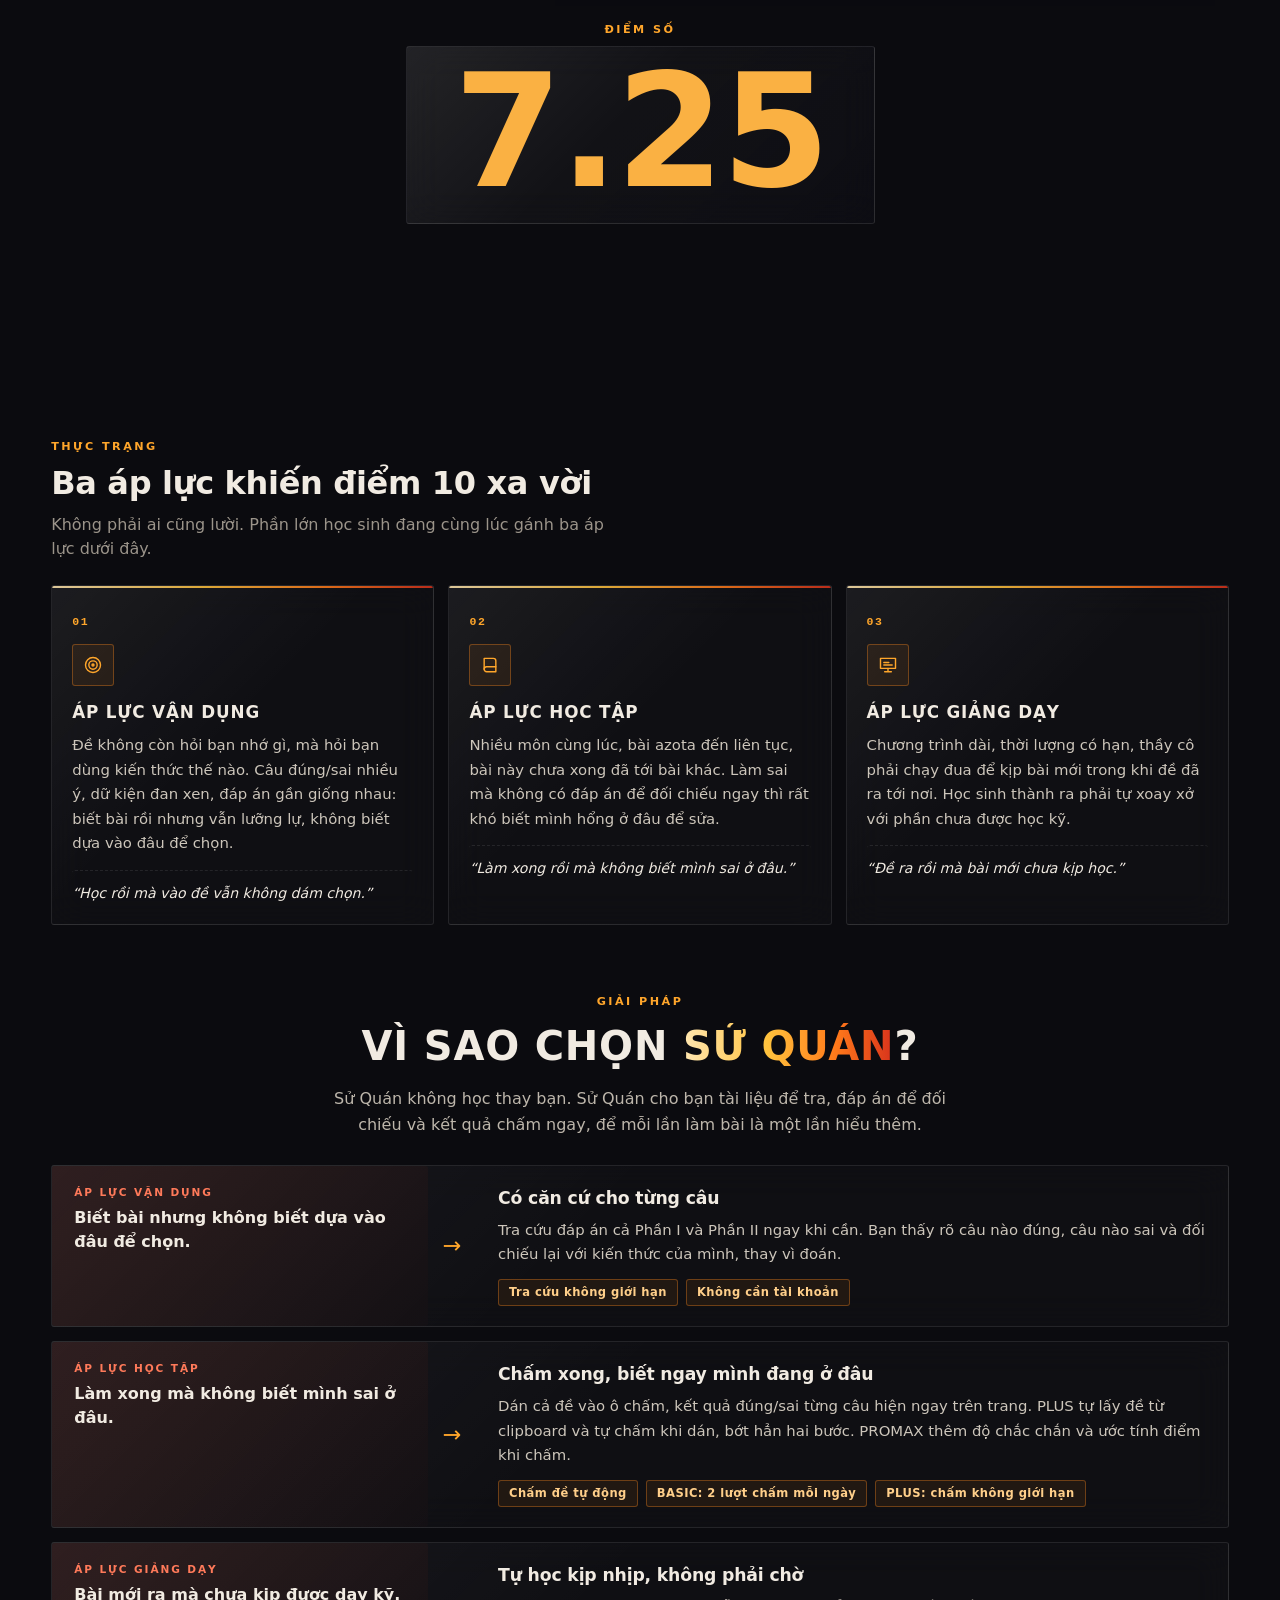
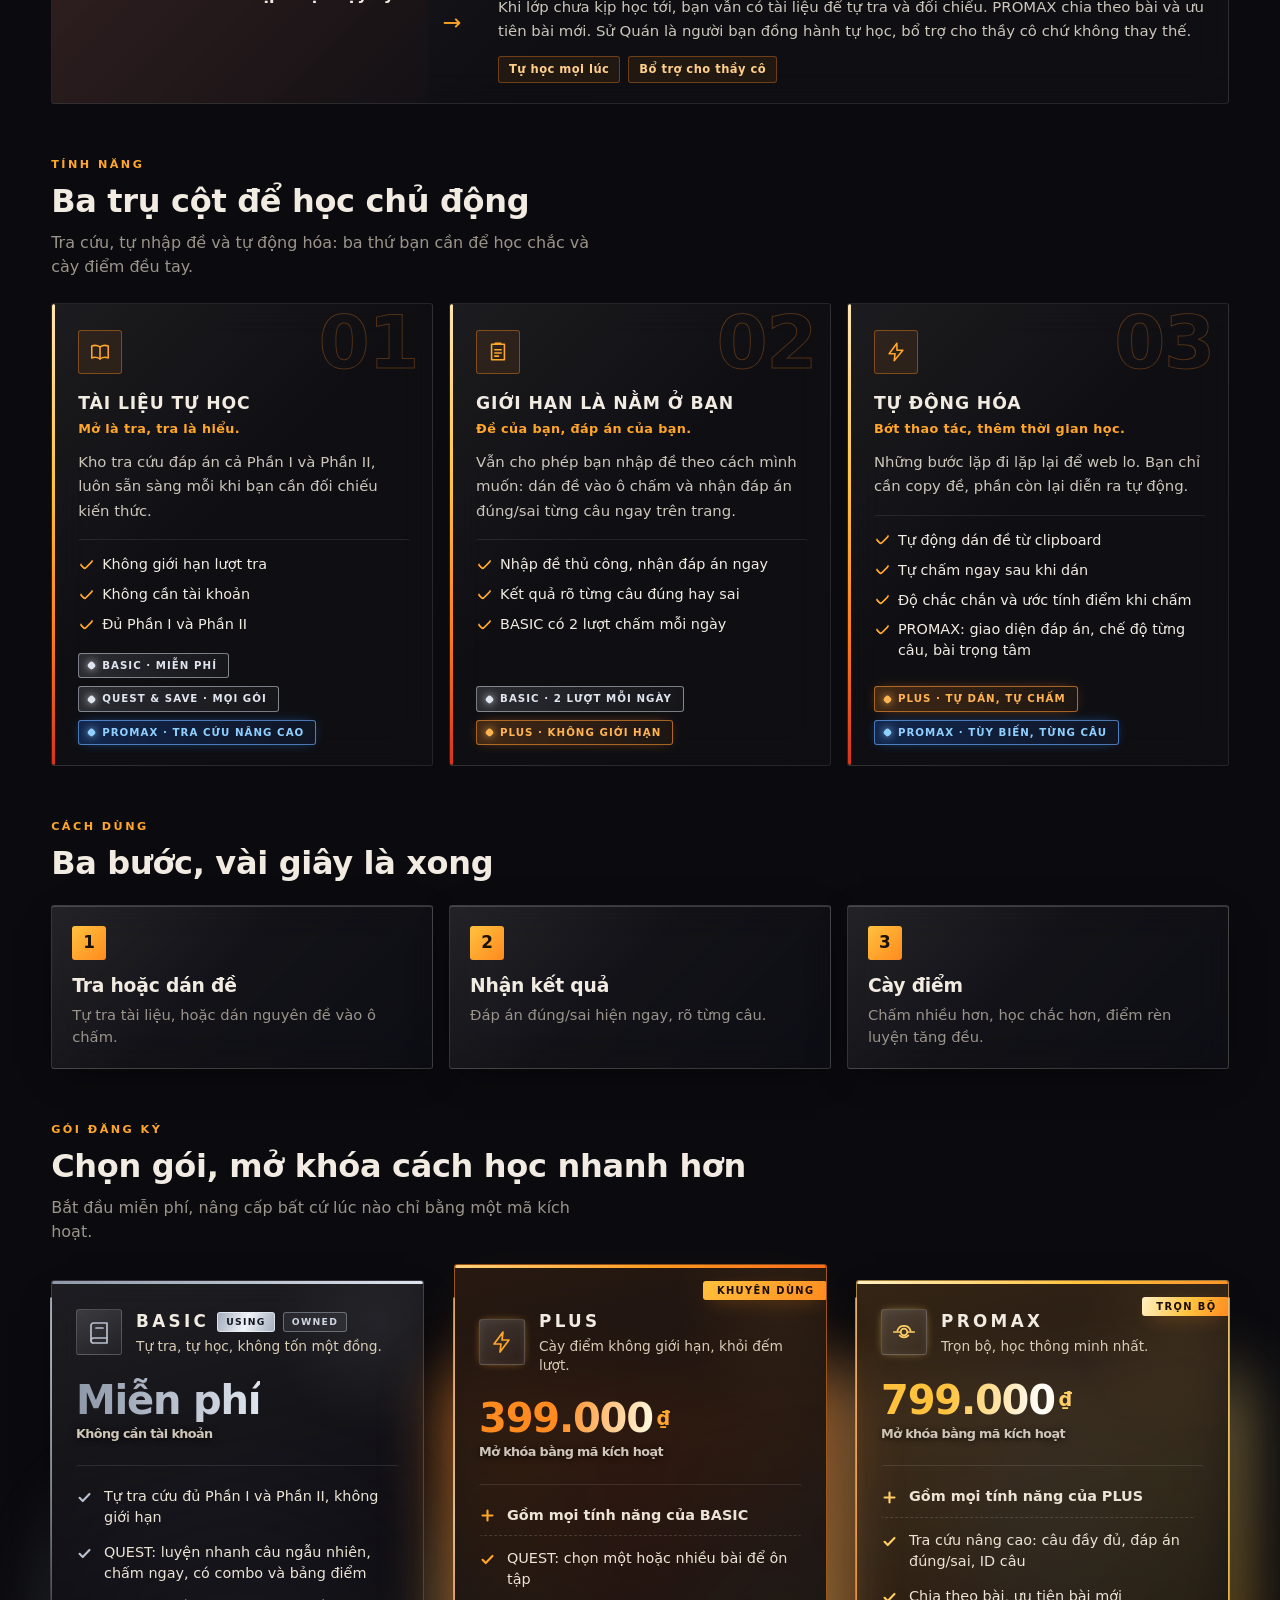
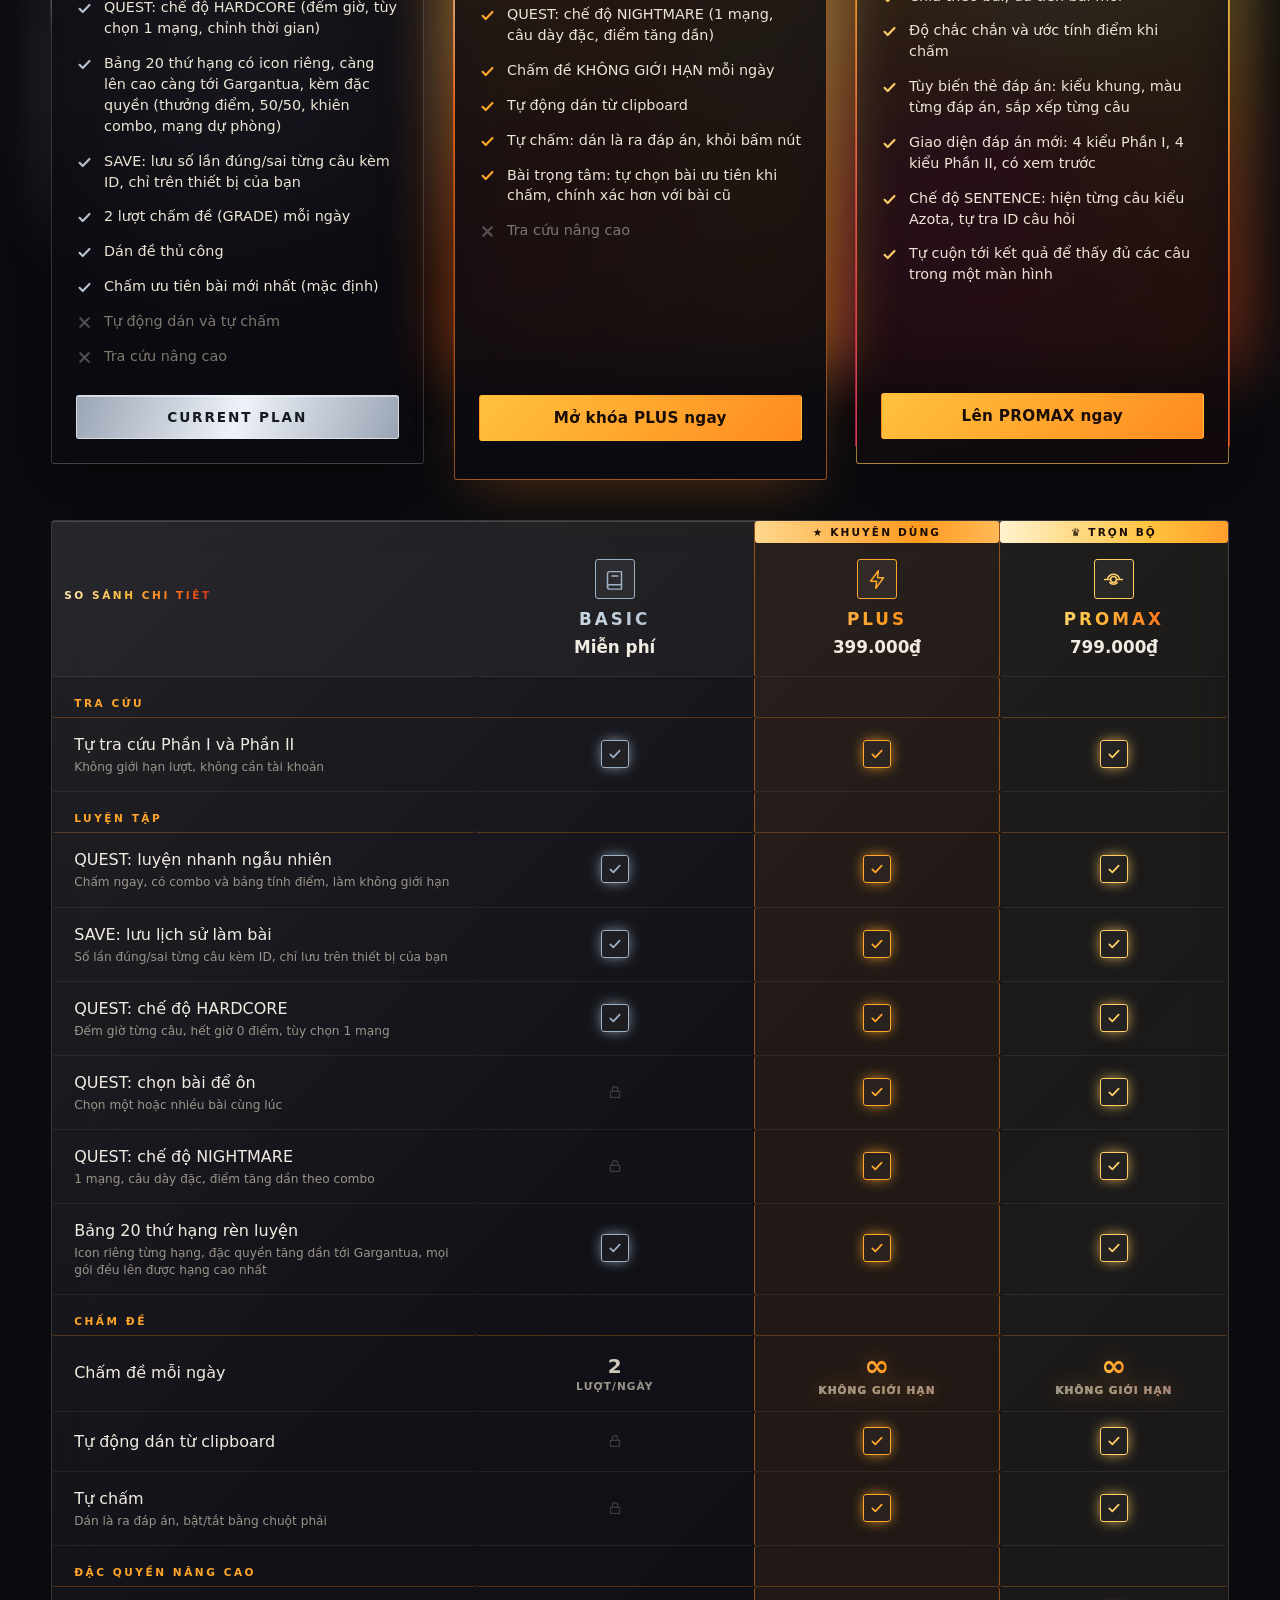
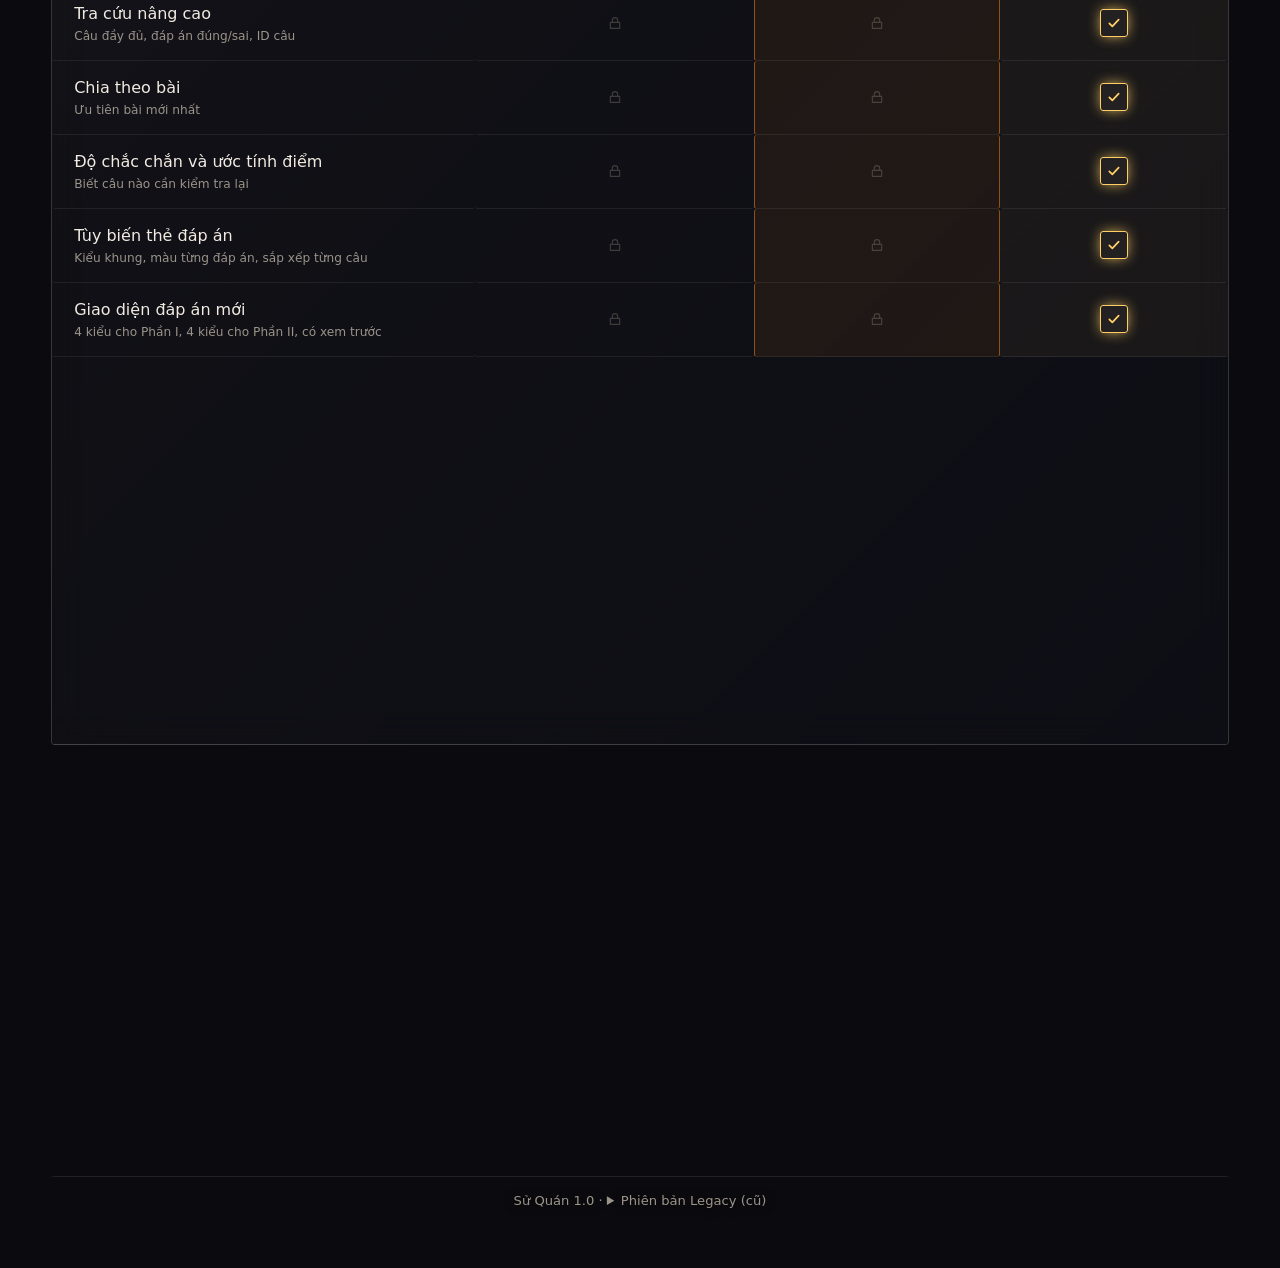
<file: bank.html>
<!DOCTYPE html>
<html lang="vi">
<head>
<meta charset="UTF-8">
<meta name="viewport" content="width=device-width, initial-scale=1, viewport-fit=cover">
<title>Ngân hàng đáp án</title>
<link rel="stylesheet" href="css/style.css">
<link rel="stylesheet" href="css/ntz.css">
</head>
<body>
<main class="bank">
  <div class="bank-top">
    <a class="bank-link" id="backLink" href="index.html">← Quay lại chấm đề</a>
    <span class="bank-ver" id="bankVer"></span>
  </div>
  <h1>📚 Ngân hàng đáp án</h1>

  <div class="notice" id="bankDisabled" hidden>
    <strong>Trang này không có ở phiên bản này</strong>
    <p>Ngân hàng đáp án có từ phiên bản LSU Alpha 1.</p>
    <small><a href="bank.html#/lsu-alpha1">Chuyển sang LSU Alpha 1</a></small>
  </div>

  <div id="bankApp" hidden>
    <div class="bank-chips" id="modeChips" role="group" aria-label="Chế độ xem" hidden></div>
    <input type="search" id="q" class="bank-search" placeholder="Tìm câu hỏi, đáp án, mệnh đề hoặc ID câu..." aria-label="Tìm trong ngân hàng" autocomplete="off">

    <!-- Chế độ cơ bản: nhận diện câu hỏi + đáp án đúng, và các bộ mệnh đề Đúng/Sai -->
    <div id="basicView">
      <div class="bank-chips" id="partChips" role="group" aria-label="Lọc theo phần"></div>
    </div>

    <!-- Chế độ nâng cao: câu hỏi đầy đủ, đáp án đúng và sai, ID câu, chia theo bài -->
    <div id="advView" hidden>
      <div class="bank-chips" id="lessonChips" role="group" aria-label="Chọn bài"></div>
    </div>

    <div class="bank-count" id="count" role="status"></div>

    <div id="basicLists">
      <section id="sec1">
        <h2>Phần I · Chọn một đáp án đúng</h2>
        <div id="list1"></div>
      </section>
      <section id="sec2">
        <h2>Phần II · Đúng / Sai</h2>
        <div id="list2"></div>
      </section>
    </div>
    <div id="advList" hidden></div>
    <div class="bank-empty" id="empty" hidden>Không tìm thấy kết quả phù hợp.</div>
  </div>
</main>

<script>window.KEEP_TITLE = true;</script>
<script src="js/config.js"></script>
<script src="js/versions.js"></script>
<script src="data/answers.js"></script>
<script src="data/statements.js"></script>
<script src="data/lesson4.js"></script>
<script src="data/lesson5.js"></script>
<script src="data/link-grader.js"></script>
<script src="js/bank.js"></script>
</body>
</html>
</file>
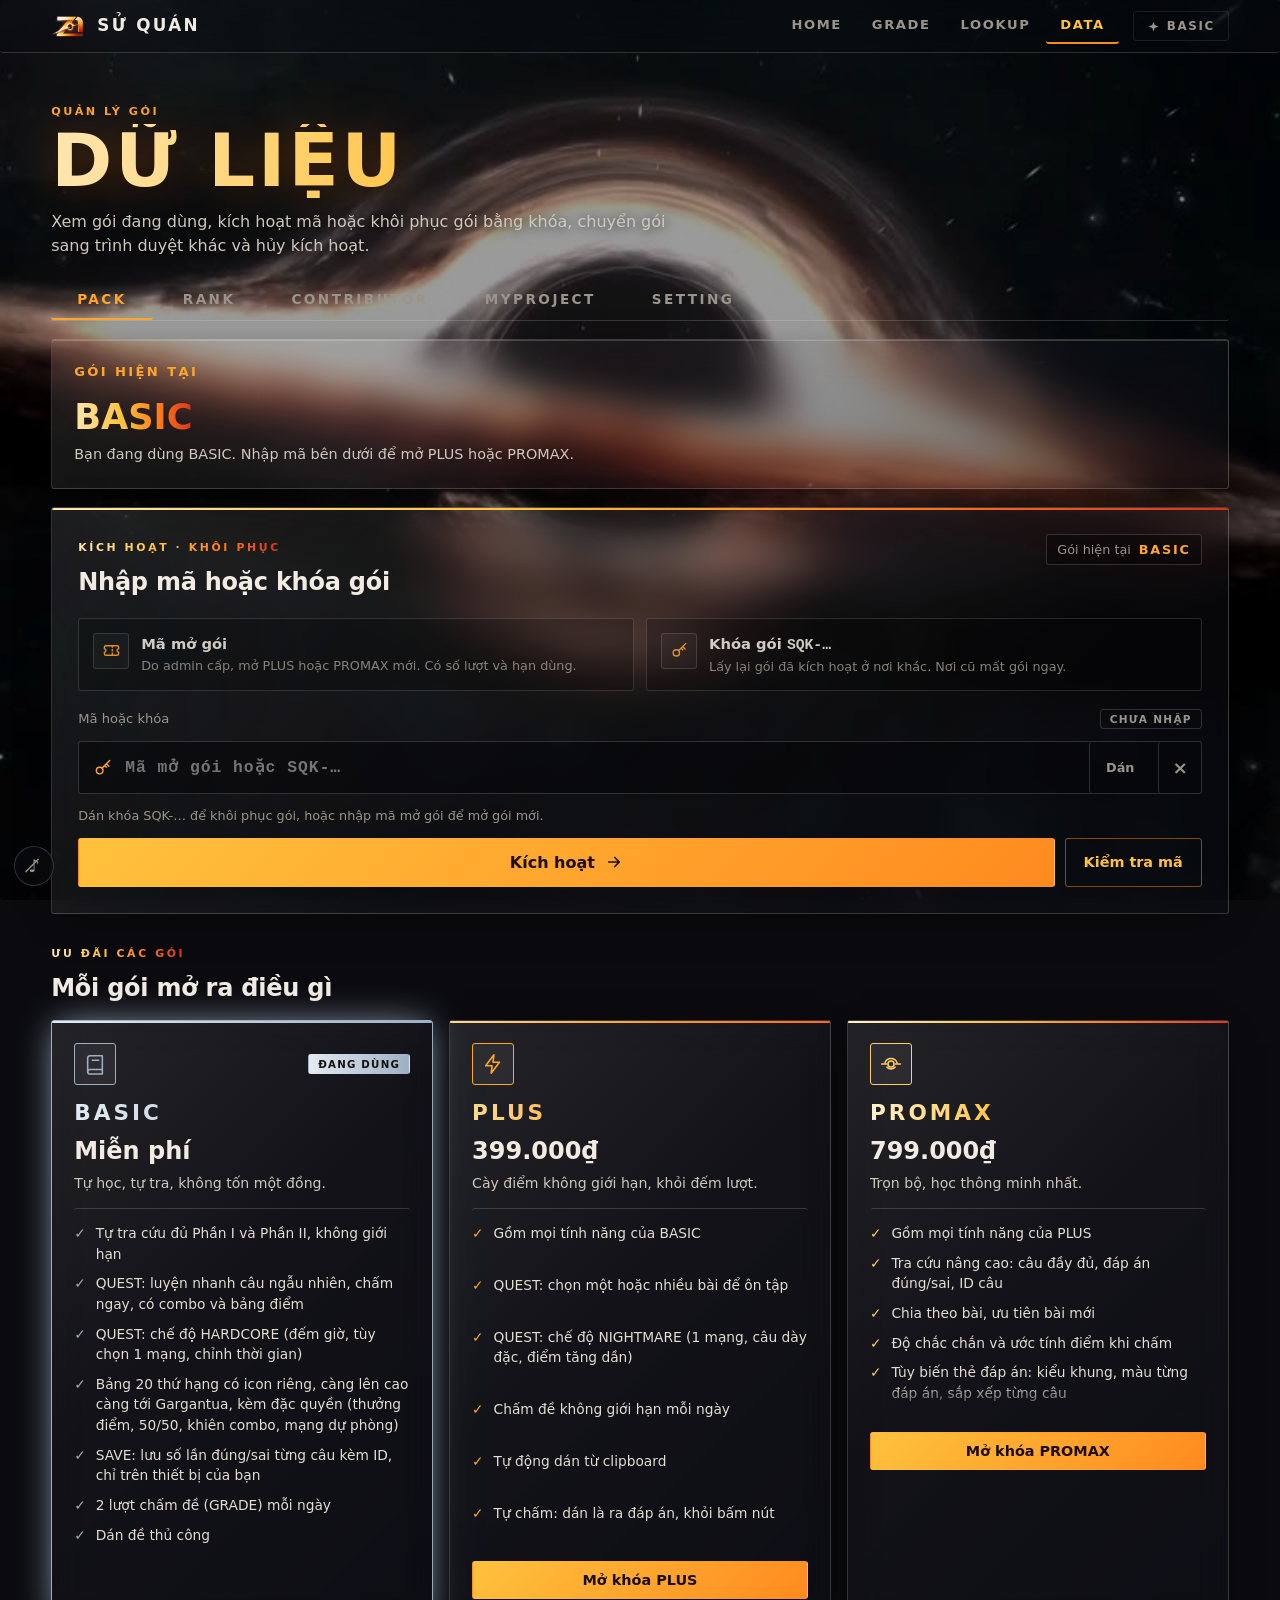
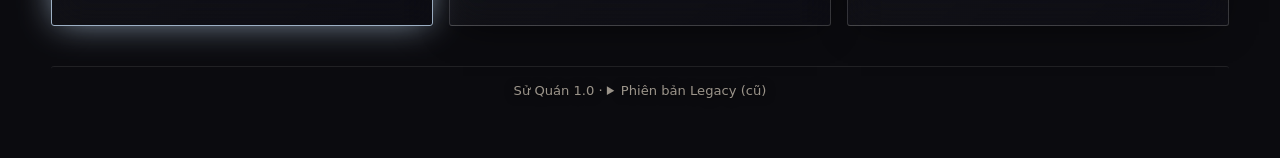
<file: data.html>
<!DOCTYPE html><html lang="vi" data-theme="dark"><head><meta charset="UTF-8"><meta name="viewport" content="width=device-width, initial-scale=1, viewport-fit=cover"><title>Dữ liệu · Sử Quán</title><link rel="icon" href="asset/favicon.png"><link rel="stylesheet" href="css/style.css?v=2"><link rel="stylesheet" href="css/su.css?v=rr10"><link rel="stylesheet" href="css/rankup.css?v=1u"><link rel="stylesheet" href="css/sqdoc.css?v=1t"></head>
<body data-page="data"><main class="wrap">
<header class="pg-head"><div class="eyebrow">Quản lý gói</div><h1 class="pg-title">DỮ LIỆU</h1><p>Xem gói đang dùng, kích hoạt mã hoặc khôi phục gói bằng khóa, chuyển gói sang trình duyệt khác và hủy kích hoạt.</p></header>
<nav class="d-tabs" id="dTabs"><button type="button" data-t="pack" class="on">PACK</button><button type="button" data-t="rank">RANK</button><button type="button" data-t="contrib">CONTRIBUTOR</button><button type="button" data-t="my">MYPROJECT</button><button type="button" data-t="set">SETTING</button></nav><div id="tContrib" hidden></div><div id="tMy" hidden></div><div id="tSet" hidden></div>
<div id="tPack">
<section class="glass d-box"><h3>Gói hiện tại</h3>
<div class="d-plan"><span id="dPlan" class="d-big">…</span><span id="dUntil" class="d-sub"></span></div>
<div id="dNote" class="d-sub"></div></section>
<section class="glass gate" id="gate">
<div class="gate-head"><div><div class="ac-eyebrow">KÍCH HOẠT · KHÔI PHỤC</div><h2>Nhập mã hoặc khóa gói</h2></div><span class="ac-cur">Gói hiện tại <b id="gCur"></b></span></div>
<div class="gate-modes" id="gModes">
<div class="gm" id="gmCode"><i><svg viewBox="0 0 24 24" aria-hidden="true"><path d="M3 8a2 2 0 0 1 2-2h14a2 2 0 0 1 2 2v2a2 2 0 0 0 0 4v2a2 2 0 0 1-2 2H5a2 2 0 0 1-2-2v-2a2 2 0 0 0 0-4z"/><path d="M13 6v12" stroke-dasharray="2 2.5"/></svg></i><b>Mã mở gói</b><span>Do admin cấp, mở PLUS hoặc PROMAX mới. Có số lượt và hạn dùng.</span></div>
<div class="gm" id="gmKey"><i><svg viewBox="0 0 24 24" aria-hidden="true"><circle cx="8" cy="15" r="4"/><path d="M11 12l9-9M16 7l3 3M14 9l2 2"/></svg></i><b>Khóa gói <code>SQK-…</code></b><span>Lấy lại gói đã kích hoạt ở nơi khác. Nơi cũ mất gói ngay.</span></div></div>
<div class="gate-form"><div class="ac-lab"><label for="dIn">Mã hoặc khóa</label><span class="ac-type" id="gType">CHƯA NHẬP</span></div>
<div class="ac-field"><svg viewBox="0 0 24 24" aria-hidden="true"><circle cx="8" cy="15" r="4"/><path d="M11 12l9-9M16 7l3 3M14 9l2 2"/></svg><input id="dIn" placeholder="Mã mở gói hoặc SQK-…" autocomplete="off" spellcheck="false"><button type="button" class="cf-paste" title="Dán từ bộ nhớ tạm">Dán</button><button type="button" class="gate-x" id="gX" title="Xóa" hidden>×</button></div>
<div class="gate-note" id="gNote"></div>
<div class="gate-act"><button type="button" class="ac-go" id="dGo"><span id="gGoT">Kích hoạt</span> <svg viewBox="0 0 24 24" aria-hidden="true"><path d="M5 12h14M13 6l6 6-6 6"/></svg></button><button type="button" class="btn alt" id="gCheck" hidden>Kiểm tra mã</button></div>
<div id="dMsg2" role="status"></div></div></section>
<section class="glass d-box" id="dKeyBox" hidden><h3>Khóa gói của bạn</h3>
<p class="d-sub">Khóa này là gói của bạn. Nhập nó ở trình duyệt khác thì gói chuyển sang đó và trình duyệt này mất gói ngay. Chỉ gửi cho người bạn muốn chuyển gói.</p>
<div class="d-key"><code id="dKey">••••</code><button type="button" class="mini" id="bShow">Hiện</button><button type="button" class="mini" id="bCopy">Sao chép khóa</button></div>
<div class="d-actions"><button type="button" class="btn" id="bLink">Sao chép link kích hoạt</button><button type="button" class="btn alt" id="bNew">Tạo khóa mới</button><button type="button" class="btn alt danger" id="bOff">Hủy kích hoạt</button></div>
<p class="d-sub">Tạo khóa mới sẽ làm khóa cũ và mọi link đã gửi mất hiệu lực ngay. Hủy kích hoạt đưa trình duyệt này về BASIC và không hoàn lại lượt của mã.</p>
<div id="dMsg" role="status"></div></section>

<section class="pc-wrap"><div class="pc-head"><div class="ac-eyebrow">ƯU ĐÃI CÁC GÓI</div><h2>Mỗi gói mở ra điều gì</h2></div><div class="pc-grid"><article class="pc basic" data-p="basic"><div class="pc-top"><i class="pc-ic"><svg viewBox="0 0 24 24" aria-hidden="true"><path d="M4 5.5A2.5 2.5 0 0 1 6.5 3H20v15H6.5A2.5 2.5 0 0 0 4 20.5z"/><path d="M4 20.5A2.5 2.5 0 0 0 6.5 23H20v-5"/><path d="M9 8h7"/></svg></i><span class="pc-chip" hidden></span></div><h3>BASIC</h3><div class="pc-price">Miễn phí</div><p class="pc-tl">Tự học, tự tra, không tốn một đồng.</p><ul><li>Tự tra cứu đủ Phần I và Phần II, không giới hạn</li><li>QUEST: luyện nhanh câu ngẫu nhiên, chấm ngay, có combo và bảng điểm</li><li>QUEST: chế độ HARDCORE (đếm giờ, tùy chọn 1 mạng, chỉnh thời gian)</li><li>Bảng 20 thứ hạng có icon riêng, càng lên cao càng tới Gargantua, kèm đặc quyền (thưởng điểm, 50/50, khiên combo, mạng dự phòng)</li><li>SAVE: lưu số lần đúng/sai từng câu kèm ID, chỉ trên thiết bị của bạn</li><li>2 lượt chấm đề (GRADE) mỗi ngày</li><li>Dán đề thủ công</li></ul><div class="pc-act"></div></article><article class="pc plus" data-p="plus"><div class="pc-top"><i class="pc-ic"><svg viewBox="0 0 24 24" aria-hidden="true"><path d="M13 2L4 14h7l-1 8 9-12h-7z"/></svg></i><span class="pc-chip" hidden></span></div><h3>PLUS</h3><div class="pc-price">399.000₫</div><p class="pc-tl">Cày điểm không giới hạn, khỏi đếm lượt.</p><ul><li>Gồm mọi tính năng của BASIC</li><li>QUEST: chọn một hoặc nhiều bài để ôn tập</li><li>QUEST: chế độ NIGHTMARE (1 mạng, câu dày đặc, điểm tăng dần)</li><li>Chấm đề không giới hạn mỗi ngày</li><li>Tự động dán từ clipboard</li><li>Tự chấm: dán là ra đáp án, khỏi bấm nút</li></ul><div class="pc-act"></div></article><article class="pc promax" data-p="promax"><div class="pc-top"><i class="pc-ic"><svg viewBox="0 0 24 24" aria-hidden="true"><circle cx="12" cy="12" r="3.3"/><path d="M5.4 10.6a7 7 0 0 1 13.2 0"/><path d="M7.6 15.4a6 6 0 0 0 8.8 0"/><path d="M1.8 12h5.6M16.6 12h5.6"/></svg></i><span class="pc-chip" hidden></span></div><h3>PROMAX</h3><div class="pc-price">799.000₫</div><p class="pc-tl">Trọn bộ, học thông minh nhất.</p><ul><li>Gồm mọi tính năng của PLUS</li><li>Tra cứu nâng cao: câu đầy đủ, đáp án đúng/sai, ID câu</li><li>Chia theo bài, ưu tiên bài mới</li><li>Độ chắc chắn và ước tính điểm khi chấm</li><li>Tùy biến thẻ đáp án: kiểu khung, màu từng đáp án, sắp xếp từng câu</li><li>Giao diện đáp án mới: 4 kiểu Phần I, 4 kiểu Phần II, có xem trước</li><li>Chế độ SENTENCE: hiện từng câu kiểu Azota, tự tra ID câu hỏi</li><li>Bài trọng tâm: ưu tiên đáp án của bài bạn chọn khi chấm</li><li>Tự cuộn tới kết quả để thấy đủ các câu trong một màn hình</li></ul><div class="pc-act"></div></article></div></section>
</div>
<div id="tRank" hidden></div></main>
<script src="js/sq-config.js?v=2"></script><script src="js/plans.js?v=lf2"></script><script src="js/unlock.js?v=lf3qrst"></script><script src="js/site.js?v=lf4"></script><script src="js/theme-presets.js?v=3"></script><script src="js/theme.js?v=4"></script>
<script>
var $=function(i){return document.getElementById(i);},I=SQ.info(),shown=false,fmt=function(t){return new Date(t).toLocaleString('vi-VN');};
function link(){return SQ.site('index.html')+'#keycode='+I.key;}
function mask(k){return k.slice(0,8)+'••••••••••••'+k.slice(-4);}
function paintPC(){var R={basic:0,plus:1,promax:2},cur=R[I.plan]||0;document.querySelectorAll('.pc').forEach(function(c){var p=c.dataset.p,r=R[p],chip=c.querySelector('.pc-chip'),act=c.querySelector('.pc-act');c.classList.toggle('on',r===cur);chip.hidden=r>cur;chip.className='pc-chip'+(r===cur?' now':'');chip.textContent=r===cur?'ĐANG DÙNG':'ĐÃ BAO GỒM';
 act.innerHTML=r>cur?'<a class="btn pc-go" href="#gate">Mở khóa '+p.toUpperCase()+'</a>':'';});}
function paint(){I=SQ.info();$('gCur').textContent=I.plan.toUpperCase();paintPC();$('dPlan').textContent=I.plan.toUpperCase();
 $('dUntil').textContent=I.plan==='basic'?'':(I.server?(I.until?'Hết hạn: '+fmt(I.until):'Vĩnh viễn'):'');
 $('dNote').textContent=!I.server?'Chưa kết nối máy chủ mã: gói lưu cục bộ, chưa có khóa chuyển thiết bị.':(I.plan==='basic'?'Bạn đang dùng BASIC. Nhập mã bên dưới để mở PLUS hoặc PROMAX.':'');
 $('dKeyBox').hidden=!(I.server&&I.hasKey);$('dKey').textContent=I.hasKey?(shown?I.key:mask(I.key)):'';$('bShow').textContent=shown?'Ẩn':'Hiện';}
function copy(t,el){navigator.clipboard.writeText(t).then(function(){el.textContent='Đã sao chép';setTimeout(paint,1200);},function(){prompt('Sao chép thủ công:',t);});}
$('bShow').onclick=function(){shown=!shown;paint();};
$('bCopy').onclick=function(){copy(I.key,this);};
$('bLink').onclick=function(){var b=this;if(!confirm('Ai mở link này và bấm Kích hoạt sẽ nhận gói, còn trình duyệt này mất gói ngay. Tiếp tục sao chép?'))return;navigator.clipboard.writeText(link()).then(function(){b.textContent='Đã sao chép link';setTimeout(function(){b.textContent='Sao chép link kích hoạt';},1500);},function(){prompt('Sao chép thủ công:',link());});};
$('bNew').onclick=async function(){if(!confirm('Tạo khóa mới? Khóa cũ và mọi link đã gửi sẽ mất hiệu lực ngay.'))return;var r=await SQ.rotate();$('dMsg').className=r.ok?'ok':'err';$('dMsg').textContent=r.ok?'Đã tạo khóa mới. Hãy lưu lại khóa này.':r.msg;shown=true;paint();};
$('bOff').onclick=async function(){if(!confirm('Hủy kích hoạt? Trình duyệt này về BASIC, khóa ngừng hoạt động ngay và không hoàn lại lượt của mã.'))return;var r=await SQ.deactivate();$('dMsg').className=r.ok?'ok':'err';$('dMsg').textContent=r.ok?'Đã hủy kích hoạt.':r.msg;if(r.ok)setTimeout(function(){location.reload();},700);};
var gk='';
function kindOf(v){v=String(v||'').replace(/\s+/g,'');return!v?'':(/^SQK-/i.test(v)?'key':'code');}
function upd(){var v=$('dIn').value;gk=kindOf(v);var t=$('gType');
 t.className='ac-type'+(gk?' '+gk:'');t.textContent=gk==='key'?'KHÓA GÓI':gk==='code'?'MÃ MỞ GÓI':'CHƯA NHẬP';
 $('gModes').dataset.k=gk;$('gmCode').classList.toggle('on',gk==='code');$('gmKey').classList.toggle('on',gk==='key');
 $('gGoT').textContent=gk==='key'?'Khôi phục gói':'Kích hoạt';$('gX').hidden=!v;$('gCheck').hidden=!(gk==='code'&&SQ.API);
 var n=$('gNote');n.className='gate-note';n.textContent=gk==='key'?'Gói sẽ chuyển về trình duyệt này, nơi đang dùng khóa sẽ mất gói ngay (tối đa 3 lần chuyển mỗi ngày).':gk==='code'?'Kích hoạt sẽ trừ 1 lượt của mã. Bấm Kiểm tra mã để xem gói và số lượt trước.':'Dán khóa SQK-… để khôi phục gói, hoặc nhập mã mở gói để mở gói mới.';}
$('dIn').addEventListener('input',upd);$('gX').onclick=function(){$('dIn').value='';$('dMsg2').className='';$('dMsg2').textContent='';upd();$('dIn').focus();};
document.addEventListener('click',function(e){if(e.target.closest&&e.target.closest('.cf-paste'))setTimeout(upd,500);});
$('gCheck').onclick=async function(){var b=this,n=$('gNote');b.disabled=true;var r=await SQ.codeInfo($('dIn').value);b.disabled=false;
 if(r.ok){n.className='gate-note ok';n.textContent='Mã hợp lệ: '+r.plan.toUpperCase()+(r.left==null?' · không giới hạn lượt':' · còn '+r.left+' lượt')+(r.days?' · gói '+r.days+' ngày':'')+(r.until?' · nhập trước '+new Date(r.until-1).toLocaleDateString('vi-VN'):'');}
 else{n.className='gate-note err';n.textContent=r.msg||'Không kiểm tra được mã.';}};
async function go(){var v=$('dIn').value,m=$('dMsg2');if(!v.trim()){m.className='err';m.textContent='Hãy nhập mã hoặc khóa.';return;}
 var b=$('dGo');b.disabled=true;var r=await SQ.activate(v);b.disabled=false;
 if(!r.ok){m.className='err';m.textContent=r.msg;return;}
 if(r.same){m.className='ok';m.textContent='Đây đã là khóa đang dùng ở trình duyệt này.';return;}
 m.className='ok t-'+r.plan;m.textContent='Đã kích hoạt gói '+r.plan.toUpperCase()+(r.until?' đến hết '+new Date(r.until-1).toLocaleDateString('vi-VN'):'')+'!';
 r.input=v;if(window.sqUnlock)sqUnlock(r);else setTimeout(function(){location.reload();},800);}
$('dGo').onclick=go;$('dIn').onkeydown=function(e){if(e.key==='Enter')go();};
document.addEventListener('click',function(e){var a=e.target.closest&&e.target.closest('.pc-go');if(!a)return;e.preventDefault();$('gate').scrollIntoView({behavior:'smooth',block:'center'});setTimeout(function(){$('dIn').focus();},450);});
paint();upd();
</script><script src="js/scroll-hint.js?v=1"></script><script src="js/quest.js?v=rk1"></script><script src="js/rank-page.js?v=1"></script>
<script src="js/settings-ui.js?v=3"></script><script src="js/sqdoc.js?v=1"></script><script src="js/contrib.js?v=21"></script><script>(function(){var T={pack:"tPack",rank:"tRank",contrib:"tContrib",my:"tMy",set:"tSet"},done={};function show(t,arg){Object.keys(T).forEach(function(k){document.getElementById(T[k]).hidden=k!==t;});if(t==="rank")sqRankPage(document.getElementById("tRank"));if(t==="contrib")SQC.mountContrib(document.getElementById("tContrib"));if(t==="my")SQC.mountMy(document.getElementById("tMy"));if(t==="set")sqSettingsMount(document.getElementById("tSet"));[].forEach.call(document.querySelectorAll("#dTabs button"),function(b){b.className=b.dataset.t===t?"on":"";});if(!arg)history.replaceState(null,"",t==="pack"?location.pathname+location.search:"#"+t);}document.getElementById("dTabs").onclick=function(e){var b=e.target.closest("button");if(b)show(b.dataset.t);};var h=location.hash.slice(1);if(/^community/.test(h)){location.replace("lookup.html#"+h);return;}if(T[h]&&h!=="pack")show(h);})();</script></body></html>
</file>
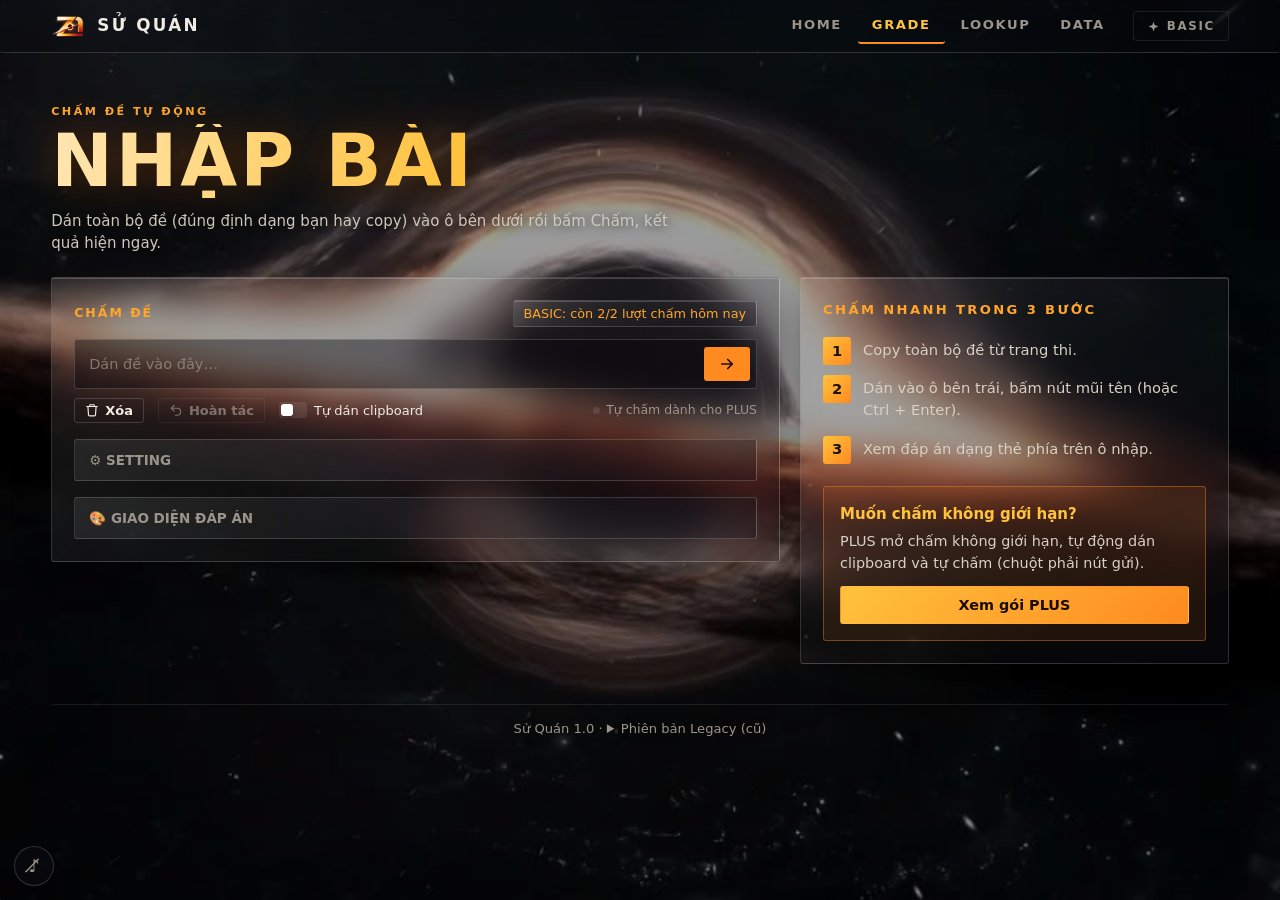
<file: grade.html>
<!DOCTYPE html><html lang="vi" data-theme="dark"><head><meta charset="UTF-8"><meta name="viewport" content="width=device-width, initial-scale=1, viewport-fit=cover"><title>Nhập bài · Sử Quán</title><link rel="icon" href="asset/favicon.png"><script>document.documentElement.classList.add("is-ntz")</script><link rel="stylesheet" href="css/style.css?v=2"><link rel="stylesheet" href="css/ntz.css?v=1t"><link rel="stylesheet" href="css/su.css?v=rr10"><link rel="stylesheet" href="css/layouts.css?v=1t"></head>
<body data-page="grade"><main class="wrap">
<header class="pg-head"><div class="eyebrow">Chấm đề tự động</div><h1 class="pg-title">NHẬP BÀI</h1><p>Dán toàn bộ đề (đúng định dạng bạn hay copy) vào ô bên dưới rồi bấm Chấm, kết quả hiện ngay.</p></header>
<div class="g-grid">
<section class="glass g-main"><div class="g-bar"><b>CHẤM ĐỀ</b><span class="quota" id="quota"></span></div>
<div id="out"></div>
<textarea id="inp" placeholder="Dán đề vào đây..."></textarea>
<div class="opts"><label><input type="checkbox" id="autoPaste"> Tự động dán từ clipboard</label><label><input type="checkbox" id="autoRun"> Tự chấm ngay sau khi dán</label></div>
<div class="row"><button onclick="run()">✅ Chấm đáp án</button><button class="btn2" onclick="pasteNow(true)">📋 Dán từ clipboard</button></div>
<div id="pstatus" role="status"></div>
<div class="ntz-mount"></div></section>
<aside class="glass g-side"><h3>Chấm nhanh trong 3 bước</h3>
<ol class="g-steps"><li>Copy toàn bộ đề từ trang thi.</li><li>Dán vào ô bên trái, bấm nút mũi tên (hoặc Ctrl + Enter).</li><li>Xem đáp án dạng thẻ phía trên ô nhập.</li></ol>
<div class="g-up"><b>Muốn chấm không giới hạn?</b><p>PLUS mở chấm không giới hạn, tự động dán clipboard và tự chấm (chuột phải nút gửi).</p><a class="btn" href="index.html#goi">Xem gói PLUS</a></div></aside>
</div>
<div id="notice"></div></main>
<script src="js/sq-config.js?v=2"></script><script src="js/plans.js?v=lf2"></script><script src="js/config.js?v=2"></script>
<script>CONFIG.features={autoPaste:SQ.rank()>=1,ntzUi:true,ntzComposer:true,ntzResultTop:true,ntzClearUndo:true,ntzCards:true,ntzCardSettings:true,ntzAutoLock:SQ.rank()<1,notice:false};CONFIG.output.part1PerLine=8;</script>
<script src="data/answers.js"></script><script src="data/statements.js"></script><script src="js/lessons.js?v=4"></script><script src="js/contrib.js?v=21"></script><script>SQC.inject()</script><script src="data/link-grader.js?v=2"></script><script src="js/app.js?v=2"></script><script src="js/ntz-cards.js"></script><script src="js/ntz-ui.js"></script><script src="js/ntz-settings.js"></script><script src="js/ntz-layouts.js?v=1"></script><script src="js/ntz-sentence.js?v=1"></script><script src="js/ntz-focus.js?v=3"></script><script src="js/grade-extra.js?v=1"></script><script src="js/site.js?v=lf4"></script><script src="js/theme-presets.js?v=3"></script><script src="js/theme.js?v=4"></script>
<script>if(SQ.rank()<1){var pb=document.querySelector('.ntz-tools .ntz-ghost');if(pb)pb.style.display='none';}</script>
<script>(function(){var _run=run,q=document.getElementById('quota');
function upd(){q.textContent=SQ.get()==='basic'?'BASIC: còn '+SQ.left()+'/'+SQ.LIMIT+' lượt chấm hôm nay':'Gói '+SQ.get().toUpperCase()+': không giới hạn';}
window.run=function(){if(document.getElementById('inp').value.trim()&&!SQ.consume()){document.getElementById('out').innerHTML='<div class="lock">Bạn đã dùng hết '+SQ.LIMIT+' lượt chấm miễn phí hôm nay. <a href="index.html#kich-hoat">Nâng cấp PLUS</a> để chấm không giới hạn.</div>';upd();return;}_run();upd();};upd();})();</script><script>SQC.modeBar(document.querySelector(".ntz-set-body")||document.querySelector(".g-main"))</script><script src="js/ntz-fit.js?v=2"></script></body></html>
</file>
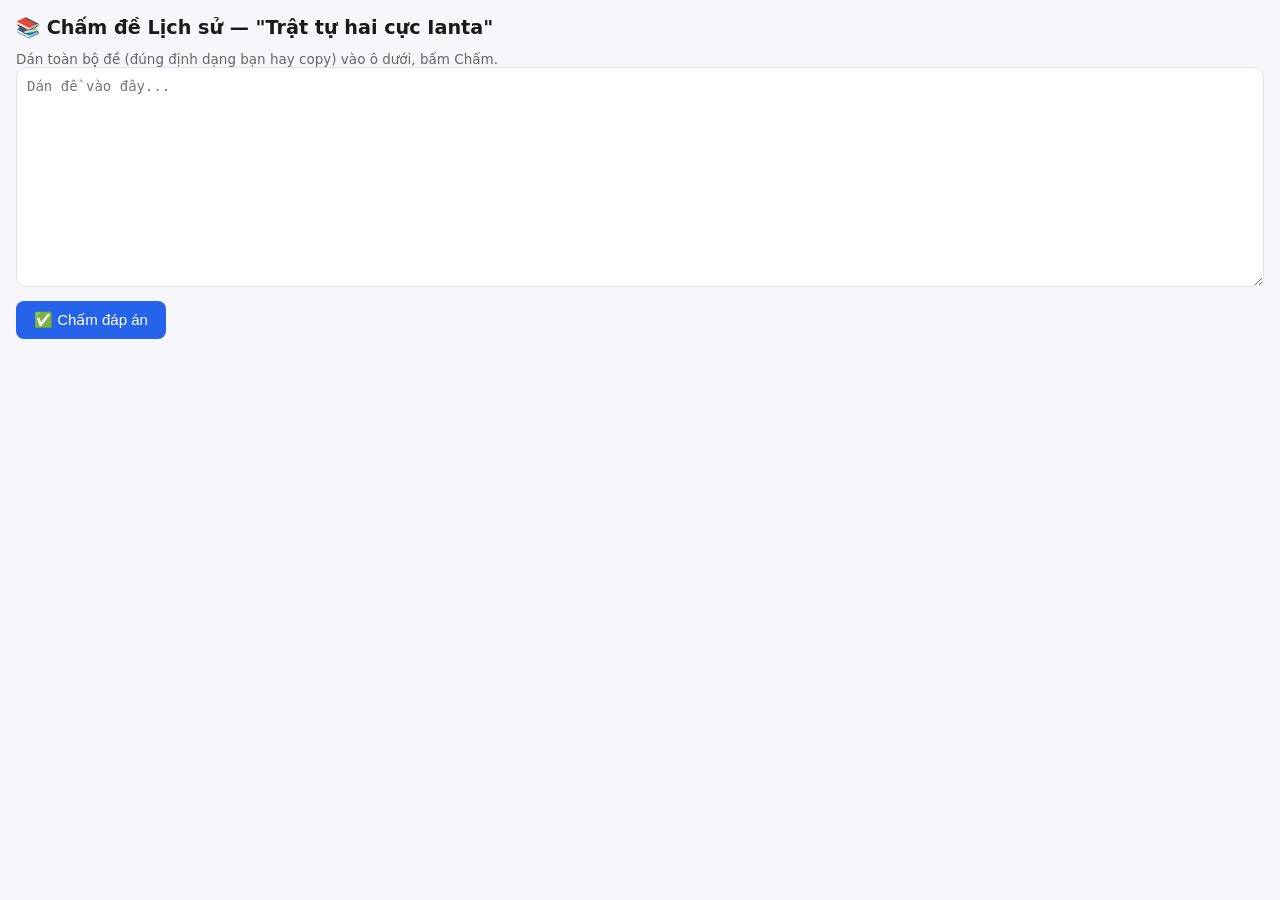
<file: LSWEBDA3_2TS (3).html>
<!DOCTYPE html>
<html lang="vi">
<head>
<meta charset="UTF-8">
<meta name="viewport" content="width=device-width, initial-scale=1, viewport-fit=cover">
<title>Chấm đề Ianta</title>
<style>
:root{
  --bg:#f7f7fb;--card:#fff;--text:#1a1a1a;--sub:#666;--accent:#2563eb;--border:#e2e2ea;--ok:#16a34a;--bad:#dc2626;
  box-sizing:border-box;padding-top:env(safe-area-inset-top,0px);padding-bottom:env(safe-area-inset-bottom,0px);
}
@media (prefers-color-scheme: dark){
  :root:not([data-theme="light"]){--bg:#111318;--card:#1b1e26;--text:#eee;--sub:#aaa;--accent:#60a5fa;--border:#2a2d36;}
}
:root[data-theme="dark"]{--bg:#111318;--card:#1b1e26;--text:#eee;--sub:#aaa;--accent:#60a5fa;--border:#2a2d36;}
html{scroll-padding-top:env(safe-area-inset-top,0px);}
*{box-sizing:border-box;}
body{margin:0;background:var(--bg);color:var(--text);font-family:system-ui,-apple-system,"Segoe UI",Roboto,sans-serif;padding:16px;}
h1{font-size:1.2rem;margin:0 0 12px;}
textarea{width:100%;min-height:220px;padding:10px;border:1px solid var(--border);border-radius:10px;background:var(--card);color:var(--text);font-size:14px;resize:vertical;}
button{margin-top:10px;padding:10px 18px;border:none;border-radius:8px;background:var(--accent);color:#fff;font-size:15px;cursor:pointer;}
button:active{opacity:.85;}
.result{margin-top:16px;background:var(--card);border:1px solid var(--border);border-radius:10px;padding:14px;overflow-x:auto;}
.result h3{margin:0 0 6px;font-size:1rem;}
.pack{font-family:ui-monospace,Menlo,Consolas,monospace;white-space:pre-wrap;line-height:1.6;font-size:14.5px;}
.warn{color:var(--sub);font-size:13px;margin-top:8px;}
.dtline{font-size:13.5px;color:var(--sub);}
</style>
</head>
<body>
<h1>📚 Chấm đề Lịch sử — "Trật tự hai cực Ianta"</h1>
<div class="dtline">Dán toàn bộ đề (đúng định dạng bạn hay copy) vào ô dưới, bấm Chấm.</div>
<textarea id="inp" placeholder="Dán đề vào đây..."></textarea><br>
<button onclick="run()">✅ Chấm đáp án</button>
<div id="out"></div>
 
<script>
function norm(s){return (s||'').toLowerCase().normalize('NFC').replace(/[""'’“”\.,;:!?()]/g,'').replace(/\s+/g,' ').trim();}
function jac(a,b){var ta=new Set(norm(a).split(' ')),tb=new Set(norm(b).split(' '));var i=0;ta.forEach(function(t){if(tb.has(t))i++;});var u=new Set([...ta,...tb]).size;return u?i/u:0;}
 
var ANS1=["Trung Quốc.","Liên Xô, Mĩ, Anh.","Anh, Pháp, Mĩ và Liên Xô.","Ianta (Liên Xô).","Các nước phương Tây.",
"Man ta (Địa Trung Hải).","Các nước Đồng minh thỏa thuận khu vực đóng quân và phân chia phạm vi ảnh hưởng.",
"Áo và Phần Lan.","không có xung đột trực tiếp bằng quân sự giữa Liên Xô và Mĩ",
"Hợp tác kinh tế, thu hút vốn đầu tư và ứng dụng khoa học - kĩ thuật.",
"Chiến tranh thế giới thứ hai bước vào giai đoạn kết thúc.",
"Tiêu diệt tận gốc chủ nghĩa phát xít Đức và chủ nghĩa quân phiệt Nhật.",
"Thế giới bị chia thành hai cực, hai phe.",
"Đông Nam Á vẫn thuộc phạm vi ảnh hưởng của các nước phương Tây.",
"Những quyết định của Hội nghị Ianta và thỏa thuận sau đó của ba cường quốc.",
"để lại hậu quả nghiêm trọng cho nhân loại.","Bắc Triều Tiên",
"Cuộc chiến tranh xâm lược Trung Quốc của Mĩ.","Mĩ.",
"phân chia thành quả chiến thắng giữa các nước thắng trận",
"Trật tự hai cực I-an-ta bị sụp đổ.","Sự đối đầu quyết liệt giữa hai cực trong trật tự Ianta.",
"Thực chất là phân chia phạm vi ảnh hưởng giữa Mĩ và Liên Xô.",
"Nhanh chóng khắc phục hậu quả của chiến tranh.",
"tình hình an ninh thế giới bất ổn, ảnh hưởng đến phát triển kinh tế",
"chấm dứt Chiến tranh lạnh.",
"Xu thế hòa hoãn, toàn cầu hóa và ảnh hưởng của cuộc Cách mạng Công nghiệp lần thứ ba.",
"Chạy đua vũ trang khiến cả Liên Xô và Mĩ tốn kém, suy yếu, buộc hai bên phải tự điều chỉnh từng bước hạn chế căng thẳng.",
"Thắng lợi của phong trào giải phóng dân tộc và sự ra đời của hàng loạt các quốc gia độc lập.",
"Sự sụp đổ chế độ xã hội chủ nghĩa của các nước Đông Âu và Liên Xô."];
 
var B={
B1:[["Mục đích chính của Liên hợp quốc là giải quyết các vấn đề hợp tác kinh tế",0],
["Liên hợp quốc giải quyết thành công tất cả các tranh chấp, xung đột giữa các quốc gia",1],
["Nguyên tắc hoạt động của Liên hợp quốc phù hợp với xu thế phát triển của thế giới",0],
["Liên hợp quốc góp phần thúc đẩy việc ký kết Hiệp định Paris (1973) về Việt Nam",0]],
B2:[["Những quyết định quan trọng của hội nghị I-an-ta và những thỏa thuận sau đó của ba cường quốc đã trở thành khuôn khổ của trật tự thế giới mới",1],
["Hội nghị cấp cao I-an-ta diễn ra sau khi Chiến tranh thế giới thứ hai kết thúc",0],
["Tác động quan trọng nhất của Hội nghị I-an-ta đến quan hệ quốc tế xuất phát từ sự phân chia phạm vi thế lực của Mỹ và Liên Xô",1],
["Những quyết định của Hội nghị I-an-ta đã xác lập cục diện hai cực, hai phe",0],
["Đoạn tư liệu đánh giá tác động của Hội nghị I-an-ta đến khuôn khổ trật tự thế giới sau Chiến tranh thế giới thứ hai.",1]],
B_VT38:[["Sau hội nghị Ianta (2/1945), phong trào giải phóng dân tộc ở các nước Đông Nam Á, Tây Á, Nam Á nhận được sự giúp đỡ của các nước phương Tây",0],
["Bán đảo Triều Tiên bị chia cắt có nguồn gốc từ những quyết định của hội nghị Ianta (2/1945)",1],
["Nội chiến ở Trung Quốc (1946-1949) không chịu tác động từ những quyết định của hội nghị Ianta (2/1945)",1],
["Theo quyết định của hội nghị Ianta (2/1945), Mĩ và Liên Xô có quyền chiếm đóng Nhật Bản",0]],
B_XAKHALIN:[["Liên Xô khôi phục được những quyền lợi đã mất của nước Nga trong cuộc chiến tranh Nga-Nhật (1904-1905) là do chấp nhận tham chiến chống Nhật ở châu Á",1],
["Liên Xô tham chiến chống Nhật đã thúc đẩy thời cơ khách quan thuận lợi đối với phong trào giải phóng dân tộc của một số nước châu Á",1],
["Các nước Mĩ, Anh đồng ý khôi phục lại quyền lợi của Liên Xô ở khu vực Đông Bắc Á nhằm kiềm chế ảnh hưởng của Trung Quốc",0],
["Tranh chấp biển đảo giữa Nga và Nhật hiện nay ở khu vực Đông Bắc Á có nguồn gốc sâu xa từ hội nghị I an ta",1]],
B_DUCTRUNGLAP:[["Theo nghị quyết của Hội nghị Ianta, quân đội của các nước Anh, Pháp, Mĩ và Liên Xô sẽ chiếm đóng nước Đức",1],
["Những quyết định của Hội nghị Ianta (2-1945) đã phân chia châu Âu thành hai hệ thống xã hội đối lập là Tây Âu: TBCN và Đông Âu: XHCN",0],
["Các nước Đồng minh thỏa thuận chia Đức thành hai nước Đông Đức và Tây Đức",0],
["Thỏa thuận đóng quân và phân chia phạm vi ảnh hưởng giữa ba cường quốc trong Hội nghị Ianta thực chất là phân chia phạm vi ảnh hưởng giữa Mĩ và Liên Xô",1]],
B3:[["Trật tự hai cực I-an-ta sụp đổ là do sự phát triển mạnh mẽ của nền kinh tế Mỹ và Tây Âu",0],
["Xu thế toàn cầu hoá làm cho tình trạng chạy đua vũ trang của Mỹ và Liên Xô không còn phù hợp",1],
["Trật tự thế giới hai cực I-an-ta sụp đổ gắn liền với sự khủng hoảng, suy yếu và sụp đổ của Liên Xô",1],
["Sự vươn lên của các nước đang phát triển khiến cho Mỹ suy yếu, không còn đủ sức chạy đua kinh tế",0]],
B4:[["Mỹ vẫn là cường quốc số một thế giới và quyết định toàn bộ quan hệ quốc tế",0],
["Trung Quốc trỗi dậy mạnh mẽ và trở thành một cực quan trọng trong xu thế đa cực",1],
["Nhật Bản, Trung Quốc, Liên bang Nga trở thành các cường quốc, dẫn đến tình trạng đối đầu căng thẳng",0],
["Liên minh châu Âu, Nhật Bản đều vươn lên và trở thành các trung tâm kinh tế lớn của thế giới",1]],
B5A:[["thành công của Hội nghị I-an-ta là đưa đến sự ra đời của tổ chức Liên Hợp Quốc",1],
["Sau Hội nghị I-an-ta quan hệ Mĩ Liên Xô đã thay đổi theo chiều hướng tích cực",0],
["Tham dự hội nghị I-an-ta gồm nguyên thủ các nước Anh, Mĩ, Liên Xô",1],
["quyết định của Hội nghị I-an-ta gây khó khăn cho phong trào giải phóng dân tộc ở Đông Nam Á",1]],
B5B:[["thành công của Hội nghị Ianta là đưa đến sự thành lập tổ chức Liên hợp quốc",1],
["Sau Hội nghị Ianta quan hệ giữa Mỹ Liên Xô ngày càng thay đổi theo chiều hướng tích cực",0],
["Tham dự Hội nghị Ianta gồm nguyên thủ các nước Mỹ, Anh, và Liên Xô",1],
["quyết định của Hội nghị Ianta gây khó khăn cho phong trào giải phóng dân tộc ở Đông Nam Á",0]],
B6:[["nhắc đến mục đích của Liên hợp quốc là ngăn chặn các cuộc xung đột có quy mô toàn cầu trong tương lai",0],
["nhắc đến thành tựu của Liên hợp quốc trong công cuộc giải phóng phụ nữ cũng như những hoạt động nhân đạo",0],
["nhắc đến nguy cơ của Liên hợp quốc hiện nay và các biện pháp để làm mới bản thân",0],
["nhắc đến vai trò của Liên hợp quốc là góp phần ngăn chặn, đẩy lùi thảm họa chiến tranh",1]],
B7:[["Toàn vẹn lãnh thổ và độc lập chính trị là những quyền dân tộc cơ bản của một quốc gia, được Liên hợp quốc tôn trọng",1],
["Liên hợp quốc tôn trọng quyền tự quyết của các dân tộc thông qua nguyên tắc Không can thiệp vào công việc nội bộ của các nước",1],
["Các nguyên tắc hoạt động của Liên hợp quốc được quy định đầy đủ tại Hiến chương Liên hợp quốc năm 1945",1],
["Quan điểm về bình đẳng chủ quyền giữa các quốc gia là quan điểm lần đầu tiên xuất hiện trong lịch sử thế giới",0]],
B8:[["Sức mạnh tổng hợp của các cường quốc sẽ góp phần định hình trật tự thế giới mới",1],
["Anh, Pháp ngày càng trở thành những cực lớn nhất trong trật tự thế giới đa cực",0],
["Sự phát triển của cách mạng khoa học kĩ thuật là nhân tố tác động đến hình thành trật tự thế giới mới",1],
["Đoạn tư liệu trên đề cập đến nội dung chính là Trật tự thế giới hai cực I-an-ta",0]],
B9:[["Thực lực kinh tế và khoa học kĩ thuật có vai trò quan trọng đối với sự phát triển của một quốc gia",1],
["Tình trạng đối đầu về chính trị quân sự của Mỹ và Liên Xô trong Chiến tranh lạnh khiến cho hai nước chịu nhiều tổn thất",1],
["Đoạn tư liệu thể hiện xu thế phát triển chính của thế giới sau Chiến tranh lạnh",1],
["Hợp tác về kinh tế chính trị làm suy yếu tiềm lực phát triển của từng nước",0]],
B10:[["Lí do thúc đẩy Tổng thống Mỹ Bút-sơ gặp Goóc-ba-chốp là muốn chấm dứt Chiến tranh lạnh",1],
["Phát biểu đánh dấu kết thúc hoàn toàn cuộc đối đầu quân sự tại châu Âu",0],
["ngưỡng cửa của một kỉ nguyên hoàn toàn mới đề cập đến kỉ nguyên toàn cầu hoá",0],
["Cuộc gặp nhằm mục đích tăng cường hợp tác thương mại giữa hai quốc gia",0]]
};
 
var QBANK1=[
["đặc trưng lớn nhất của trật tự thế giới","Thế giới bị chia thành hai cực, hai phe."],
["không có sự tham gia của quốc gia nào","Trung Quốc."],
["được triệu tập trong bối cảnh lịch sử nào","Chiến tranh thế giới thứ hai bước vào giai đoạn kết thúc."],
["chủ nghĩa li khai","tình hình an ninh thế giới bất ổn, ảnh hưởng đến phát triển kinh tế"],
["đông nam á thuộc phạm vi ảnh hưởng của","Các nước phương Tây."],
[["cuộc gặp gỡ không chính thức","ở đâu"],"Man ta (Địa Trung Hải)."],
["việt nam có những thời cơ gì","Hợp tác kinh tế, thu hút vốn đầu tư và ứng dụng khoa học - kĩ thuật."],
["thống nhất nội dung nào dưới đây","Tiêu diệt tận gốc chủ nghĩa phát xít Đức và chủ nghĩa quân phiệt Nhật."],
["không phải là quyết định của hội nghị ianta","Nhanh chóng khắc phục hậu quả của chiến tranh."],
["khác biệt cơ bản giữa","không có xung đột trực tiếp bằng quân sự giữa Liên Xô và Mĩ"],
["11-2-1945 được tổ chức tại đâu","Ianta (Liên Xô)."],
["quan tâm nhiều nhất khi đến tham dự hội nghị ianta","phân chia thành quả chiến thắng giữa các nước thắng trận"],
["chiếm đóng nhật bản và nam triều tiên","Mĩ."],
["mĩ không có quyền lợi ở","Bắc Triều Tiên"],
["nguyên thủ của những quốc gia nào","Liên Xô, Mĩ, Anh."],
["thỏa thuận đóng quân và phân chia phạm vi ảnh hưởng giữa ba cường quốc","Thực chất là phân chia phạm vi ảnh hưởng giữa Mĩ và Liên Xô."],
["nato","Sự đối đầu quyết liệt giữa hai cực trong trật tự Ianta."],
["năm 1991 diễn ra sự kiện gì","Trật tự hai cực I-an-ta bị sụp đổ."],
["cùng tuyên bố","chấm dứt Chiến tranh lạnh."],
["hai nước trung lập là","Áo và Phần Lan."],
["phản ánh đúng quyết định của hội nghị ianta","Các nước Đồng minh thỏa thuận khu vực đóng quân và phân chia phạm vi ảnh hưởng."],
["trở lại xâm lược đông dương","Đông Nam Á vẫn thuộc phạm vi ảnh hưởng của các nước phương Tây."],
["không chịu tác động của cuộc chiến tranh lạnh","Cuộc chiến tranh xâm lược Trung Quốc của Mĩ."],
["giải giáp chủ nghĩa phát xít ở nước đức","Anh, Pháp, Mĩ và Liên Xô."],
["giống nhau giữa chiến tranh lạnh và hai cuộc chiến tranh thế giới","để lại hậu quả nghiêm trọng cho nhân loại."],
 
[["chính thức cùng tuyên bố chấm dứt chiến tranh lạnh","không xuất phát từ"],"việc cả hai nước đều gặp khó khăn do tác động của phong trào giải phóng dân tộc."],
["ảnh hưởng của chiến tranh lạnh đối với cục diện quan hệ giữa các nước ở châu á","Gây ra cuộc chiến tranh xâm lược Trung Quốc của Mĩ."],
["chấm dứt hoàn toàn sự tồn tại của trật tự thế giới hai cực","Sự tan rã của Liên Xô năm 1991."],
["áp-ga-ni-xtan","hòa bình."],
["kí hiệp ước abm và hiệp định salt","giảm tình trạng chạy đua vũ trang giữa hai nước."],
["phản ánh đầy đủ mối quan hệ quốc tế trong nửa sau thế kỉ xx","Các mối quan hệ quốc tế được mở rộng và đa dạng hóa, các quốc gia cùng tồn tại hòa bình, vừa đấu tranh, vừa hợp tác."],
["bản chất cuộc chiến tranh lạnh do mỹ phát động là","tăng cường chạy đua vũ trang, thành lập liên minh quân sự, khiến cho thế giới luôn căng thẳng."],
["trật tự thế giới mới dần hình thành theo xu thế","đa cực."],
["chi phối toàn bộ đời sống chính trị thế giới","I-an-ta."],
["vận dụng để giải quyết vấn đề biển đông","Giải quyết các tranh chấp bằng biện pháp hòa bình."],
["quan hệ quốc tế giữa hai cực trở nên căng thẳng là khi","Mĩ phát động Chiến tranh lạnh (1947) nhằm chống lại Liên Xô và các nước Đông Âu."],
["từ đầu những năm 70 của thế kỉ xx đến năm 1991","Trật tự thế giới hai cực I-an-ta suy yếu và đi đến sụp đổ."],
["chiến tranh lạnh không tạo ra","những cuộc xung đột trực tiếp bằng quân sự giữa Liên Xô và Mỹ."],
["sự tồn tại của trật tự thế giới hai cực i-an-ta gắn liền với","sự hình thành hai hệ thống xã hội đối lập và Chiến tranh lạnh."],
["mục tiêu cơ bản của cuộc chiến tranh lạnh do mỹ phát động","chống lại Liên Xô và các nước Đông Âu."],
["đánh dấu sự xác lập của cục diện hai cực, hai phe và chiến tranh lạnh bao trùm","Sự ra đời của NATO và Tổ chức hiệp ước Vacsava."],
["từ năm 1945 đến những năm 70 của thế kỉ xx","Trật tự thế giới được xác lập và phát triển với sự đối đầu giữa Mĩ và Liên Xô."],
["trải qua mấy giai đoạn","hai."],
["mĩ và liên xô đã tuyên bố chấm dứt","Chiến tranh lạnh."],
["biểu hiện của xu hướng hòa hoãn trong quan hệ quốc tế","Liên Xô và Mỹ thỏa thuận bước đầu về hạn chế vũ khí chiến lược."],
["được mở đầu thông qua các cuộc tiếp xúc","nguyên thủ của hai nước Liên Xô và Mĩ"],
["không phải là nguyên nhân dẫn tới sự sụp đổ","Chủ nghĩa khủng bố đe dọa hòa bình thế giới."],
["tác động như thế nào đến tình hình các nước đông nam á","Quan hệ giữa các nước ASEAN và các nước Đông Dương được trở nên hòa dịu."],
["chiến tranh lạnh chấm dứt đã mở ra chiều hướng và điều kiện để giải quyết hòa bình","trên phạm vi toàn cầu."],
["nguyên nhân nào dẫn tới sự sụp đổ của trật tự thế giới hai cực","Xu thế hòa hoãn, toàn cầu hóa và ảnh hưởng của cuộc Cách mạng Công nghiệp lần thứ ba."],
["nguyên nhân nào dẫn tới sự sụp đổ của trật tự thế giới hai cực","Thắng lợi của phong trào giải phóng dân tộc và sự ra đời của hàng loạt các quốc gia độc lập."],
[["cuộc gặp gỡ không chính thức","chính thức tuyên bố"],"chấm dứt chiến tranh lạnh."],
["nguyên nhân nào dẫn tới sự sụp đổ của trật tự thế giới hai cực","Chạy đua vũ trang khiến cả Liên Xô và Mĩ tốn kém, suy yếu, buộc hai bên phải tự điều chỉnh từng bước hạn chế căng thẳng."],
["hòa hoãn đông - tây xuất hiện từ khi nào","Đầu những năm 70."],
["nguyên nhân nào dẫn tới sự sụp đổ của trật tự thế giới hai cực","Sự sụp đổ chế độ xã hội chủ nghĩa của các nước Đông Âu và Liên Xô."]
];
 
var QBANK2=[
["hiến chương liên hợp quốc được thông qua tại hội nghị","hội nghị Xan Phran-xi-xcô."],
["phạm vi ảnh hưởng của liên xô là","Miền Đông Đức, Đông Béclin và các nước Đông Âu."],
["toàn bộ các hoạt động của liên hợp quốc kể từ khi thành lập","những mục tiêu và nguyên tắc hoạt động do Hiến chương quy định."],
["phản ánh đúng và đầy đủ vị trí, vai trò của tổ chức liên hợp quốc","Là diễn đàn quốc tế lớn nhất, vừa hợp tác vừa đấu tranh vì hòa bình, an ninh thế giới."],
["mục tiêu nào là cơ sở để thực hiện các mục tiêu khác","duy trì hòa bình và an ninh quốc tế."],
["trụ sở chính của tổ chức liên hợp quốc đặt tại","Niu Ooc (Mỹ)."],
["sự ra đời của liên hợp quốc phù hợp với","khát vọng được sống trong hòa bình của nhân dân thế giới."],
["đóng góp của tổ chức liên hợp quốc trong việc duy trì hòa bình, an ninh thế giới trong thế kỷ","vai trò của các nước lớn và ý thức ngày càng cao của các dân tộc."],
["bảo vệ chủ quyền biển đảo","Giải quyết các tranh chấp quốc tế bằng biện pháp hòa bình."],
["vai trò quan trọng nhất của đại hội đồng","Thảo luận và phê duyệt các quyết sách chung."],
["thúc đẩy thương mại quốc tế và nâng cao đời sống người dân","Hỗ trợ công tác xóa đói, giảm nghèo, đặc biệt là ở các nước đang phát triển."],
["cơ quan duy nhất của liên hợp quốc có đại diện của tất cả các nước thành viên","Đại hội đồng."],
["việt nam gia nhập liên hợp quốc trong bối cảnh","Cả nước hoàn thành cuộc cách mạng dân tộc dân chủ nhân dân."],
["một trong những nguyên tắc hoạt động của liên hợp quốc là","Không can thiệp vào công việc nội bộ các nước."],
["chính thức được thành lập khi các nước thành viên","phê chuẩn Hiến chương."],
["bảo đảm quyền con người, phát triển văn hóa, xã hội","Tăng cường bình đẳng giới và vị thế, năng lực của phụ nữ."],
["giữ vai trò trọng yếu trong việc duy trì hoà bình và an ninh quốc tế","Hội đồng bảo an."],
["phản ánh không đúng bối cảnh lịch sử thành lập tổ chức liên hợp quốc","Chủ nghĩa phát xít xuất hiện và cầm quyền ở nhiều nước."],
["nội dung nào sau đây là vai trò của liên hợp quốc trong việc duy trì hòa bình","Góp phần ngăn ngừa không để xảy ra cuộc chiến tranh thế giới mới kể từ năm 1945 đến nay."],
["diễn đàn quốc tế vừa hợp tác vừa đấu tranh nhằm duy trì hoà bình","Liên hợp quốc."],
[["đầu năm 1945","vấn đề cấp bách"],"Tiêu diệt Chủ nghĩa phát xít."],
[["mục tiêu quan trọng của tổ chức nào","duy trì hoà bình và an ninh quốc tế"],"Liên hợp quốc (UN)."],
["không thuộc liên hợp quốc","NATO."],
["thường trực của hội đồng bảo an liên hợp quốc","Anh."]
];
 
var LHQ_B={
LHQ25:[["Nguyên tắc giải quyết các tranh chấp quốc tế bằng biện pháp hòa bình góp phần giúp Liên hợp quốc giải quyết triệt để xung đột giữa các quốc gia trên thế giới.",0],
["Đoạn tư liệu cung cấp thông tin về mục đích thành lập và nguyên tắc hoạt động của Liên hợp quốc.",1],
["Mục đích chính của Liên hợp quốc là thúc đẩy sự phát triển quan hệ hữu nghị giữa các quốc gia trên thế giới.",1],
["Toàn vẹn lãnh thổ và độc lập chính trị là những quyền dân tộc cơ bản của một quốc gia, được Liên hợp quốc tôn trọng thông qua nguyên tắc hoạt động.",1]],
LHQ26:[["Những đóng góp của Liên hợp quốc phản ánh đúng mục đích thành lập của tổ chức này trong lịch sử.",1],
["Liên hợp quốc chưa thể hiện vai trò đối với các quốc gia đang phát triển.",0],
["Liên hợp quốc đã giải quyết được mọi vấn đề trong lịch sử và đang đứng trước những cơ hội phát triển mới.",0],
["Vai trò nổi bật của Liên hợp quốc trong việc duy trì hòa bình và an ninh thế giới từ năm 1945 đến nay là ngăn ngừa, không để xảy ra một cuộc chiến tranh thế giới mới.",1]],
LHQ27:[["Ngày nay, Liên hợp quốc vẫn tiếp tục thực hiện mục tiêu giải quyết các vụ tranh chấp, xung đột quốc tế bằng biện pháp hoà bình",1],
["Một trong những mục tiêu của Liên hợp quốc là giải quyết các vụ tranh chấp quốc tế bằng pháp luật của các quốc gia.",0],
["Đoạn tư liệu thể hiện mục tiêu của Liên hợp quốc là duy trì hoà bình và an ninh quốc phòng cho tất cả các quốc gia.",0],
["Trong số các mục tiêu của Liên hợp quốc, duy trì hoà bình và an ninh quốc tế là mục tiêu được đặt lên hàng đầu.",1]],
LHQ28:[["Đoạn tư liệu cho biết nguyên tắc hoạt động của Liên hợp quốc được nêu rõ trong Hiến chương Liên hợp quốc.",1],
["Mặc dù Hiến chương Liên hợp quốc nêu rõ những nguyên tắc hoạt động nhưng giữa các quốc gia thành viên vẫn diễn ra chiến tranh, xung đột.",1],
["Đoạn tư liệu nêu rõ mục tiêu hoạt động của Liên hợp quốc là làm tròn nghĩa vụ đối với các quốc gia.",0],
["Đoạn tư liệu là văn bản pháp lí giúp Liên hợp quốc ngăn chặn mọi xung đột giữa các thành viên tham gia thành lập tổ chức.",0]]
};
var NEW_B={
B11:[["Việc Mĩ – Xô kí kết các hiệp định trên nhằm tạo ra thế cân bằng chiến lược quân sự chung giữa hai siêu cường trên phạm vi thế giới.",1],
["Mĩ hòa hoãn với Liên Xô là thủ đoạn mới nhằm chống phá phong trào giải phóng dân tộc trên thế giới.",1],
["Những sự kiện trên chứng tỏ quan hệ Mĩ –Xô bắt đầu chuyển từ đối đầu sang hòa hoãn, đối thoại.",1],
["Việc Mĩ – Xô kí kết các hiệp định trên không xuất phát từ việc Liên Xô đã phá thế độc quyền vũ khí nguyên tử của Mĩ.",0]],
B12:[["Thông điệp của Tổng thống Mĩ Truman (3/1947) là sự kiện khởi đầu cuộc \u201cchiến tranh lạnh\u201d.",1],
["Nhân tố chủ yếu chi phối quan hệ quốc tế trong phần lớn nửa sau thế kỉ XX là cục diện \u201cChiến tranh lạnh\u201d.",1],
["Trước sự phát triển mạnh mẽ của chủ nghĩa cộng sản, nước Mĩ phải đứng ra \u201cđảm nhiệm sứ mạng lãnh đạo thế giới tự do\u201d.",0],
["Mục tiêu bao quát của \u201cChiến tranh lạnh\u201d do Mĩ phát động là ngăn chặn và tiến tới tiêu diệt các nước xã hội chủ nghĩa.",1]]
};
var NEW_B2={
B13:[["Cách mạng Trung Quốc năm 1949 là thất bại nặng nề nhất của Mĩ quá trình tiến hành \u201cchiến tranh lạnh\u201d.",0],
["Nước Cộng hoà nhân dân Trung Hoa ra đời đánh dấu quá trình thống nhất lãnh thổ của Trung Quốc đã hoàn thành.",0],
["Thắng lợi của cách mạng Trung Quốc năm 1949 đã mở rộng không gian địa lí của hệ thống xã hội chủ nghĩa.",1],
["Thắng lợi của cách mạng Trung Quốc năm 1949 là bước \u201cđột phá\u201d của quá trình xói mòn trật tự hai cực I an ta.",1]]
};
var NEW_B3={
B14:[["Một trong những hạn chế của Hội nghị Ianta là đã xâm phạm đến chủ quyền, lãnh thổ và lợi ích của nhân dân nhiều nước.",1],
["Đặc điểm nổi bật của trật tự hai cực Ianta là thế giới phân thành hai cực do Mỹ và Liên Xô đứng đầu.",1],
["Sau Chiến tranh thế giới thứ hai, Mĩ đã khống chế được Tây Âu, Nhật Bản và thực hiện được mưu đồ bá chủ thế giới.",0],
["Trật tự hai cực Ianta khởi đầu cho sự thay đổi quan hệ giữa các nước Đồng minh, so sánh tương quan lực lượng mới giữa các cường quốc.",1]]
};
Object.assign(B, NEW_B3);
Object.assign(B, NEW_B2);
Object.assign(B, NEW_B);
var BIENDONG_B={
B_BIENDONG:[["Sự sụp đổ của trật tự hai cực Ianta xuất phát từ lí do không giải quyết triệt để mâu thuẫn giữa các cường quốc",1],
["Trong những năm 1989 – 1991, Liên Xô và Mỹ rút dần sự có mặt của mình ở nhiều khu vực quan trọng trên thế giới",1],
["Bài học của các cường quốc trong quá trình hình thành trật tự thế giới mới là phải xây dựng sức mạnh tổng hợp",1],
["Nhật Bản và nước Đức trở thành mối lo ngại đối với các cường quốc thắng trận trước đây vì đã khôi phục lại chủ nghĩa phát xít",0]]
};
Object.assign(B, BIENDONG_B);
Object.assign(B, LHQ_B);
 
function detectQuestion1(qText){
  var t=norm(qText);
  var cands=[];
  QBANK1.concat(QBANK2).forEach(function(entry){
    var key=entry[0];
    var keys=Array.isArray(key)?key:[key];
    var ok=keys.every(function(k){return t.indexOf(norm(k))>=0;});
    if(ok) cands.push(entry[1]);
  });
  return cands.length?cands:null;
}
 
function matchToTarget(opts,target){
  var best={letter:null,score:-1};
  opts.forEach(function(o){
    var s = norm(o.text)===norm(target) ? 2 : jac(o.text,target);
    if(s>best.score){best={letter:o.letter,score:s};}
  });
  return best.letter;
}
 
function detectBlock(t){
  t=t.toLowerCase();
  if(t.includes('phân chia nhau phạm vi thế lực trên cơ sở thoả thuận'))return'B2';
  if(t.includes('vĩ tuyến 38'))return'B_VT38';
  if(t.includes('xakhalin'))return'B_XAKHALIN';
  if(t.includes('phần lan trở thành hai nước trung lập'))return'B_DUCTRUNGLAP';
  if(t.includes('tr.401'))return'B9';
  if(t.includes('tr.424'))return'B8';
  if(t.includes('trung tâm điều hoà các nỗ lực quốc tế'))return'B1';
  if(t.includes('cộng hoà nhân dân trung hoa ra đời'))return'B13';
  if(t.includes('vành đai an toàn')||t.includes('3 mục tiêu cơ bản'))return'B14';
  if(t.includes('hiệp ước abm')||t.includes('salt'))return'B11';
  if(t.includes('chủ nghĩa tơrunan')||t.includes('sứ mạng lãnh đạo thế giới tự do'))return'B12';
  if(t.includes('san francisco')||t.includes('truman'))return'B6';
  if(t.includes('bút-sơ')||t.includes('goóc-ba')||t.includes('ngưỡng cửa'))return'B10';
  if(t.includes('sớc-sin')||t.includes('ru-dơ-ven')||t.includes('xta-lin')){
    if(t.includes('thành lập liên hợp quốc và'))return'B5B';
    return'B5A';
  }
  if(t.includes('nguyên nhân sụp đổ')||t.includes('chạy đua vũ trang khiến'))return'B3';
  if(t.includes('trung tâm quyền lực')||t.includes('ấn độ')||t.includes('liên bang nga'))return'B4';
  if(t.includes('trang 227')||t.includes('đề phòng và thủ tiêu sự đe dọa'))return'LHQ25';
  if(t.includes('trang 228')||t.includes('phi thực dân hóa'))return'LHQ26';
  if(t.includes('cấm đe dọa sử dụng vũ lực'))return'B7';
  if(t.includes('thi hành những biện pháp tập thể có hiệu quả'))return'LHQ27';
  if(t.includes('làm tròn những nghĩa vụ'))return'LHQ28';
  if(t.includes('trang 417')||t.includes('biến động lớn ở đông âu và liên xô'))return'B_BIENDONG';
  return null;
}
 
function parseBlocks(raw){
  var lines=raw.split(/\r?\n/).map(function(l){return l.trim();});
  var blocks=[],cur=null;
  lines.forEach(function(line){
    var m=line.match(/^Câu\s*(\d+)/i);
    if(m){ if(cur)blocks.push(cur); cur={num:parseInt(m[1]),lines:[]}; }
    else if(cur){ cur.lines.push(line); }
  });
  if(cur)blocks.push(cur);
  return blocks;
}
 
function parseOptions1(lines,startIdx){
  var opts=[],i=startIdx+1;
  while(opts.length<4 && i<lines.length){
    var line=lines[i];
    if(line===''){i++;continue;}
    var m=line.match(/^([ABCD])[\.\):]\s*(.+)$/);
    if(m){opts.push({letter:m[1],text:m[2]});i++;continue;}
    if(/^[ABCD]\.?$/.test(line)){
      var letter=line.replace('.','');i++;
      while(i<lines.length&&lines[i]==='')i++;
      opts.push({letter:letter,text:lines[i]||''});i++;continue;
    }
    i++;
  }
  return opts;
}
 
function parseStatements(lines,startIdx){
  var st=[],i=startIdx+1;
  while(i<lines.length){
    var line=lines[i];
    var m=line.match(/^([abcd])\)\s*(.*)$/i);
    if(m){
      var letter=m[1].toLowerCase(), text=m[2];
      if(!text.trim()){
        var j=i+1;
        while(j<lines.length && lines[j]==='')j++;
        text=lines[j]||'';
        i=j;
      }
      st.push({letter:letter,text:text});
    }
    i++;
  }
  return st;
}
 
function matchAnswer1(opts){
  var best={letter:null,score:-1};
  opts.forEach(function(o){
    ANS1.forEach(function(a){
      var s = norm(o.text)===norm(a) ? 2 : jac(o.text,a);
      if(s>best.score){best={letter:o.letter,score:s};}
    });
  });
  return best.letter;
}
 
function matchTruth(text,statements){
  var scored=statements.map(function(s){return {truth:s[1],score:jac(text,s[0])};});
  scored.sort(function(a,b){return b.score-a.score;});
  var best=scored[0], second=scored[1]||{score:0};
  var uncertain = (best.score - second.score) < 0.15;
  return {truth:best.truth, uncertain:uncertain};
}
 
function extractAnswerDirect(lines){
  for(var i=0;i<lines.length;i++){
    var l=lines[i].trim();
    var mSingle=l.match(/^Đáp án đúng\s*:\s*([ABCDabcd])\s*$/);
    if(mSingle) return {type:'single', value:mSingle[1].toUpperCase()};
    if(/^Đáp án đúng\s*:?\s*$/.test(l)){
      var res={}, j=i+1;
      while(j<lines.length){
        var l2=lines[j].trim();
        if(/^Thí sinh chọn/i.test(l2)) break;
        if(/^Câu làm sai/i.test(l2)) break;
        var m2=l2.match(/^([a-dA-D])\)\s*(Đúng|Sai)\b/);
        if(m2){ res[m2[1].toLowerCase()]=(m2[2]==='Đúng'?'Đ':'S'); }
        j++;
      }
      if(Object.keys(res).length>=2) return {type:'multi', value:res};
    }
  }
  return null;
}
 
function run(){
  var raw=document.getElementById('inp').value;
  if(!raw.trim()){document.getElementById('out').innerHTML='<div class="warn">Bạn chưa dán đề.</div>';return;}
  var blocks=parseBlocks(raw);
  var res1=[],res2=[],warn=[];
  blocks.forEach(function(b){
    var direct=extractAnswerDirect(b.lines);
    if(direct){
      if(direct.type==='single'){
        res1.push({num:b.num, ans:direct.value, low:false});
      } else {
        var order=['a','b','c','d'];
        var chuoi=order.map(function(l){return direct.value[l]||'?';}).join('');
        res2.push({num:b.num, chuoi:chuoi});
      }
      return;
    }
    var joined=b.lines.join('\n');
    var idx1=b.lines.findIndex(function(l){return /^chọn một đáp án đúng$/i.test(l.trim());});
    if(idx1<0){
      var altA=b.lines.findIndex(function(l){return /^A\.?$/.test(l.trim());});
      if(altA>0) idx1=altA-1;
    }
    var idx2=b.lines.findIndex(function(l){return /^chọn đúng hoặc sai$/i.test(l.trim());});
    if(idx1>=0){
      var opts=parseOptions1(b.lines,idx1);
      if(opts.length===4){
        var qText=b.lines.slice(0,idx1).join(' ');
        var targets=detectQuestion1(qText);
        var ans, low=false;
        if(targets){
          var best={letter:null,score:-1};
          targets.forEach(function(tt){
            var letter=matchToTarget(opts,tt);
            var opt=opts.find(function(o){return o.letter===letter;});
            var s = opt ? (norm(opt.text)===norm(tt)?2:jac(opt.text,tt)) : -1;
            if(s>best.score){best={letter:letter,score:s};}
          });
          ans=best.letter;
        }
        else { ans=matchAnswer1(opts); low=true; }
        res1.push({num:b.num, ans:ans, low:low});
      } else warn.push('Câu '+b.num+': không tách được đủ 4 đáp án.');
    } else if(idx2>=0){
      var tuLieu=b.lines.slice(0,idx2).join(' ');
      var blockId=detectBlock(tuLieu);
      var sts=parseStatements(b.lines,idx2);
      if(blockId && B[blockId] && sts.length>=4){
        var order=['a','b','c','d'];
        var chuoi=order.map(function(l){
          var s=sts.find(function(x){return x.letter===l;});
          if(!s) return '?';
          var m=matchTruth(s.text,B[blockId]);
          var ch = m.truth===1?'Đ':(m.truth===0?'S':'?');
          return m.uncertain ? ch.toLowerCase() : ch;
        }).join('');
        var lowConf = /[đs]/.test(chuoi);
        res2.push({num:b.num, chuoi:chuoi, low:lowConf});
      } else warn.push('Câu '+b.num+': không nhận diện được bộ tư liệu (Phần II).');
    }
  });
 
  var html='';
  if(res1.length){
    html+='<div class="result"><h3>PHẦN I</h3><div class="pack">';
    for(var i=0;i<res1.length;i+=6){
      var chunk=res1.slice(i,i+6);
      html+=chunk[0].num+'–'+chunk[chunk.length-1].num+': '+chunk.map(function(r){return (r.ans||'?')+(r.low?'*':'');}).join(', ')+'\n';
    }
    html+='</div>';
    if(res1.some(function(r){return r.low;})) html+='<div class="warn">* câu không nhận diện được qua ngân hàng câu hỏi, kết quả dò theo pool chung — nên kiểm tra lại thủ công.</div>';
    html+='</div>';
  }
  if(res2.length){
    html+='<div class="result"><h3>PHẦN II</h3><div class="pack">';
    res2.forEach(function(r){ html+='Câu '+r.num+': '+r.chuoi+'\n'; });
    html+='</div>';
    if(res2.some(function(r){return r.low;})) html+='<div class="warn">đ/s viết thường: điểm số giữa Đúng/Sai quá sít sao, nên kiểm tra lại thủ công.</div>';
    html+='</div>';
  }
  if(warn.length){
    html+='<div class="result"><h3>⚠️ Cảnh báo</h3><div class="pack">'+warn.join('\n')+'</div></div>';
  }
  if(!res1.length && !res2.length && !warn.length){
    html='<div class="result">Không tách được câu hỏi nào. Kiểm tra lại định dạng đề đã dán.</div>';
  }
  document.getElementById('out').innerHTML=html;
}
</script>
</body>
</html>
</file>
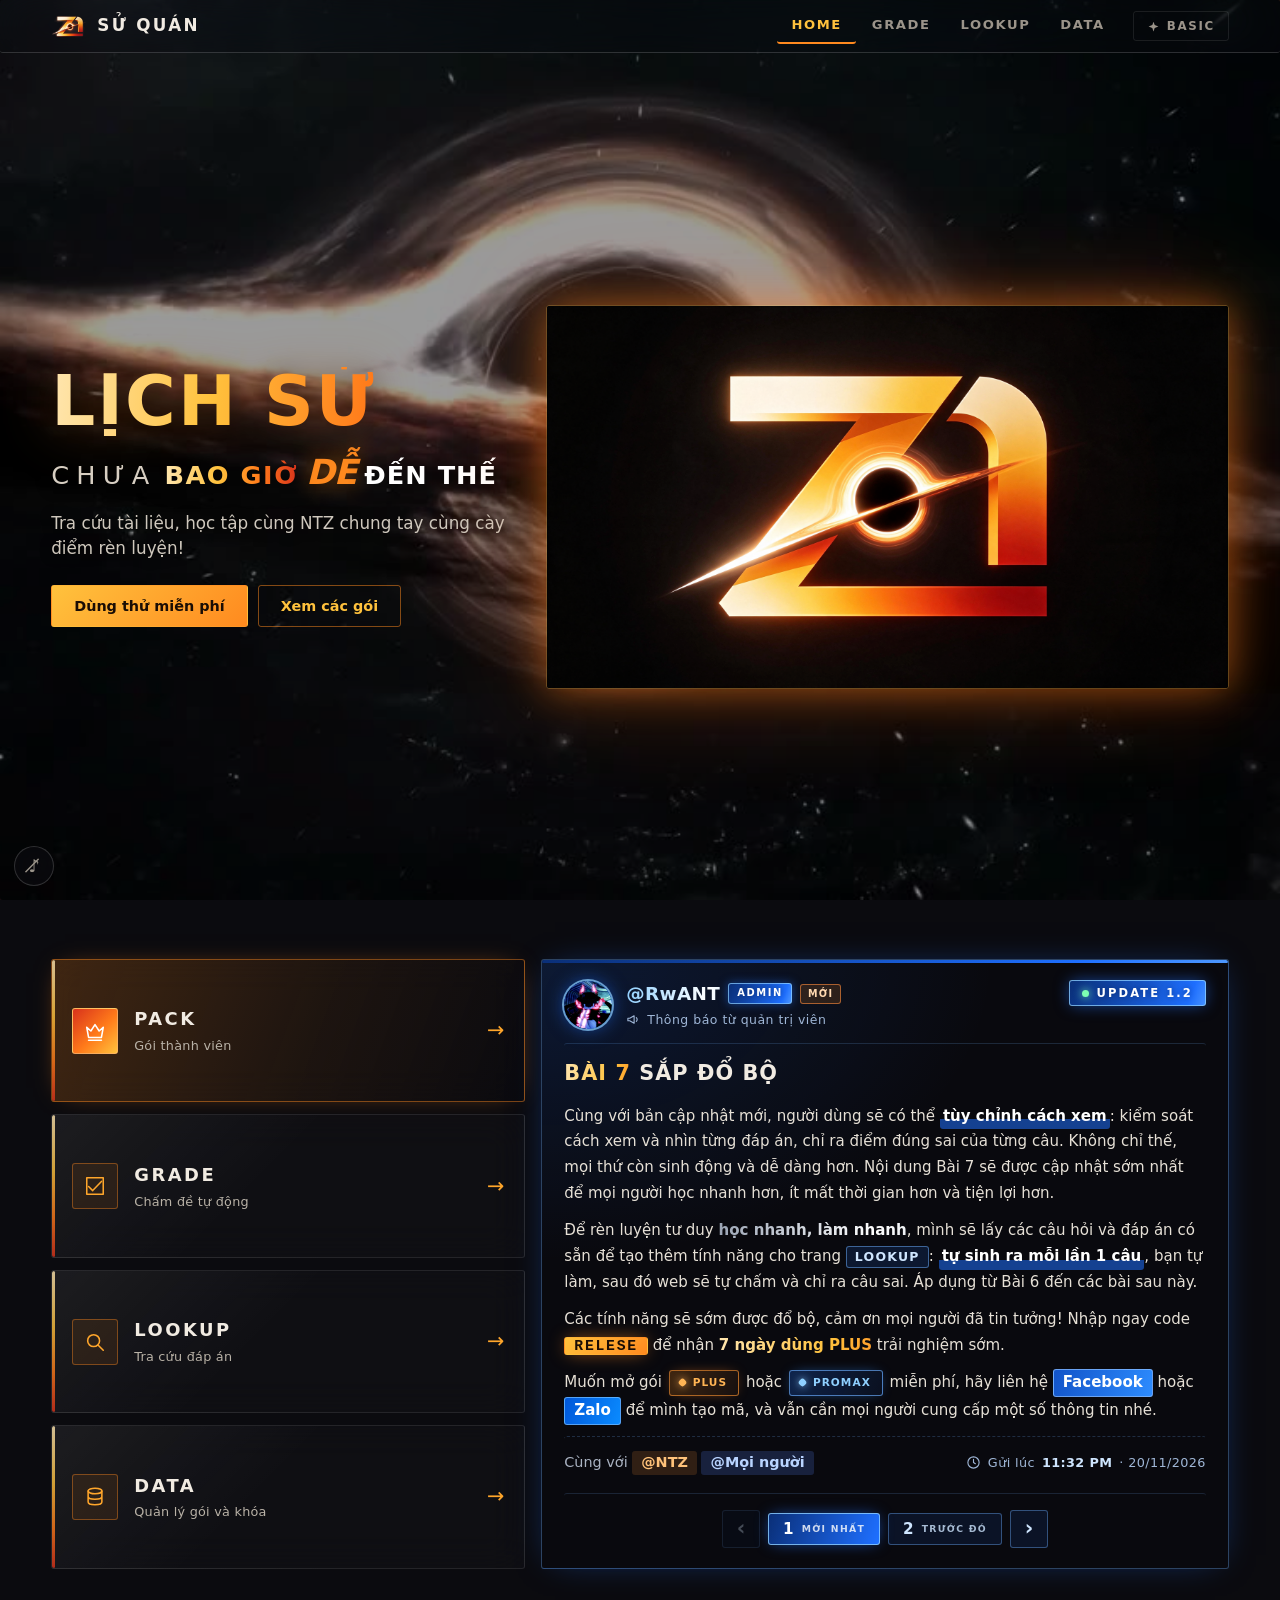
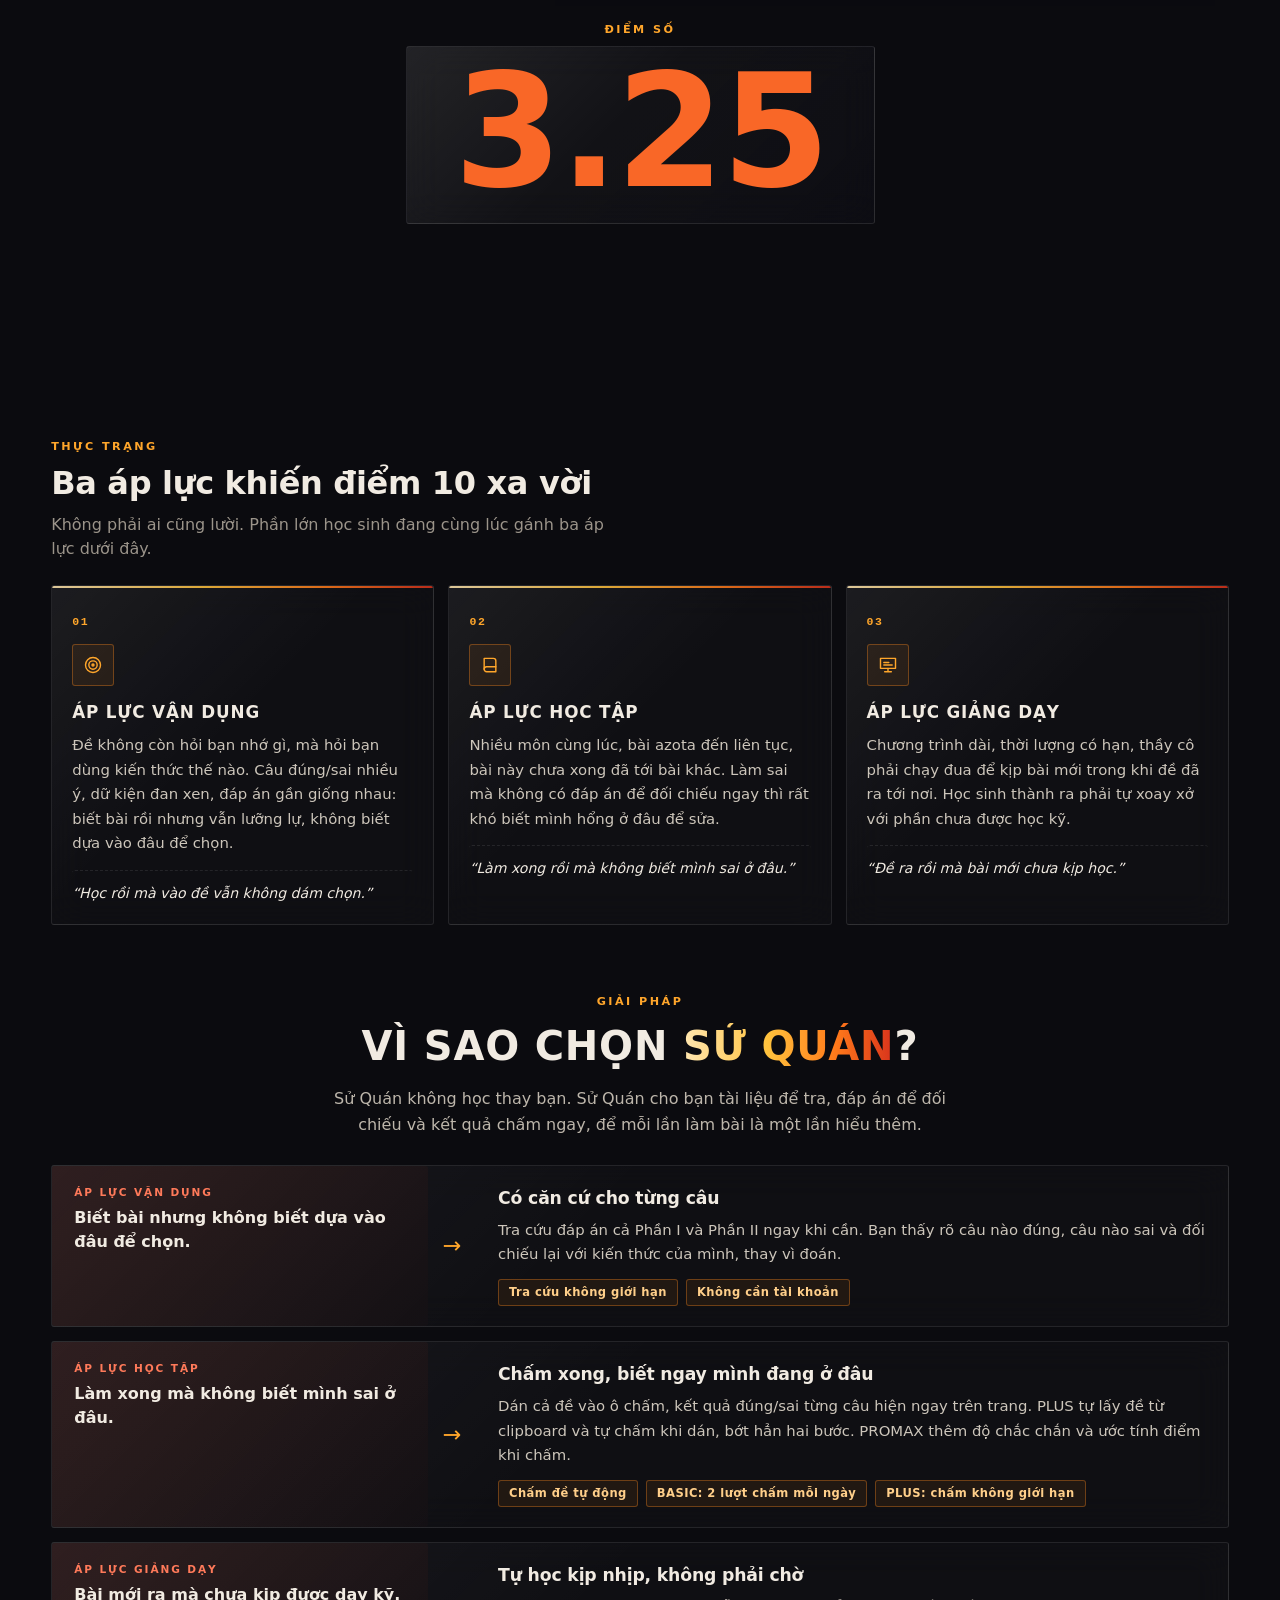
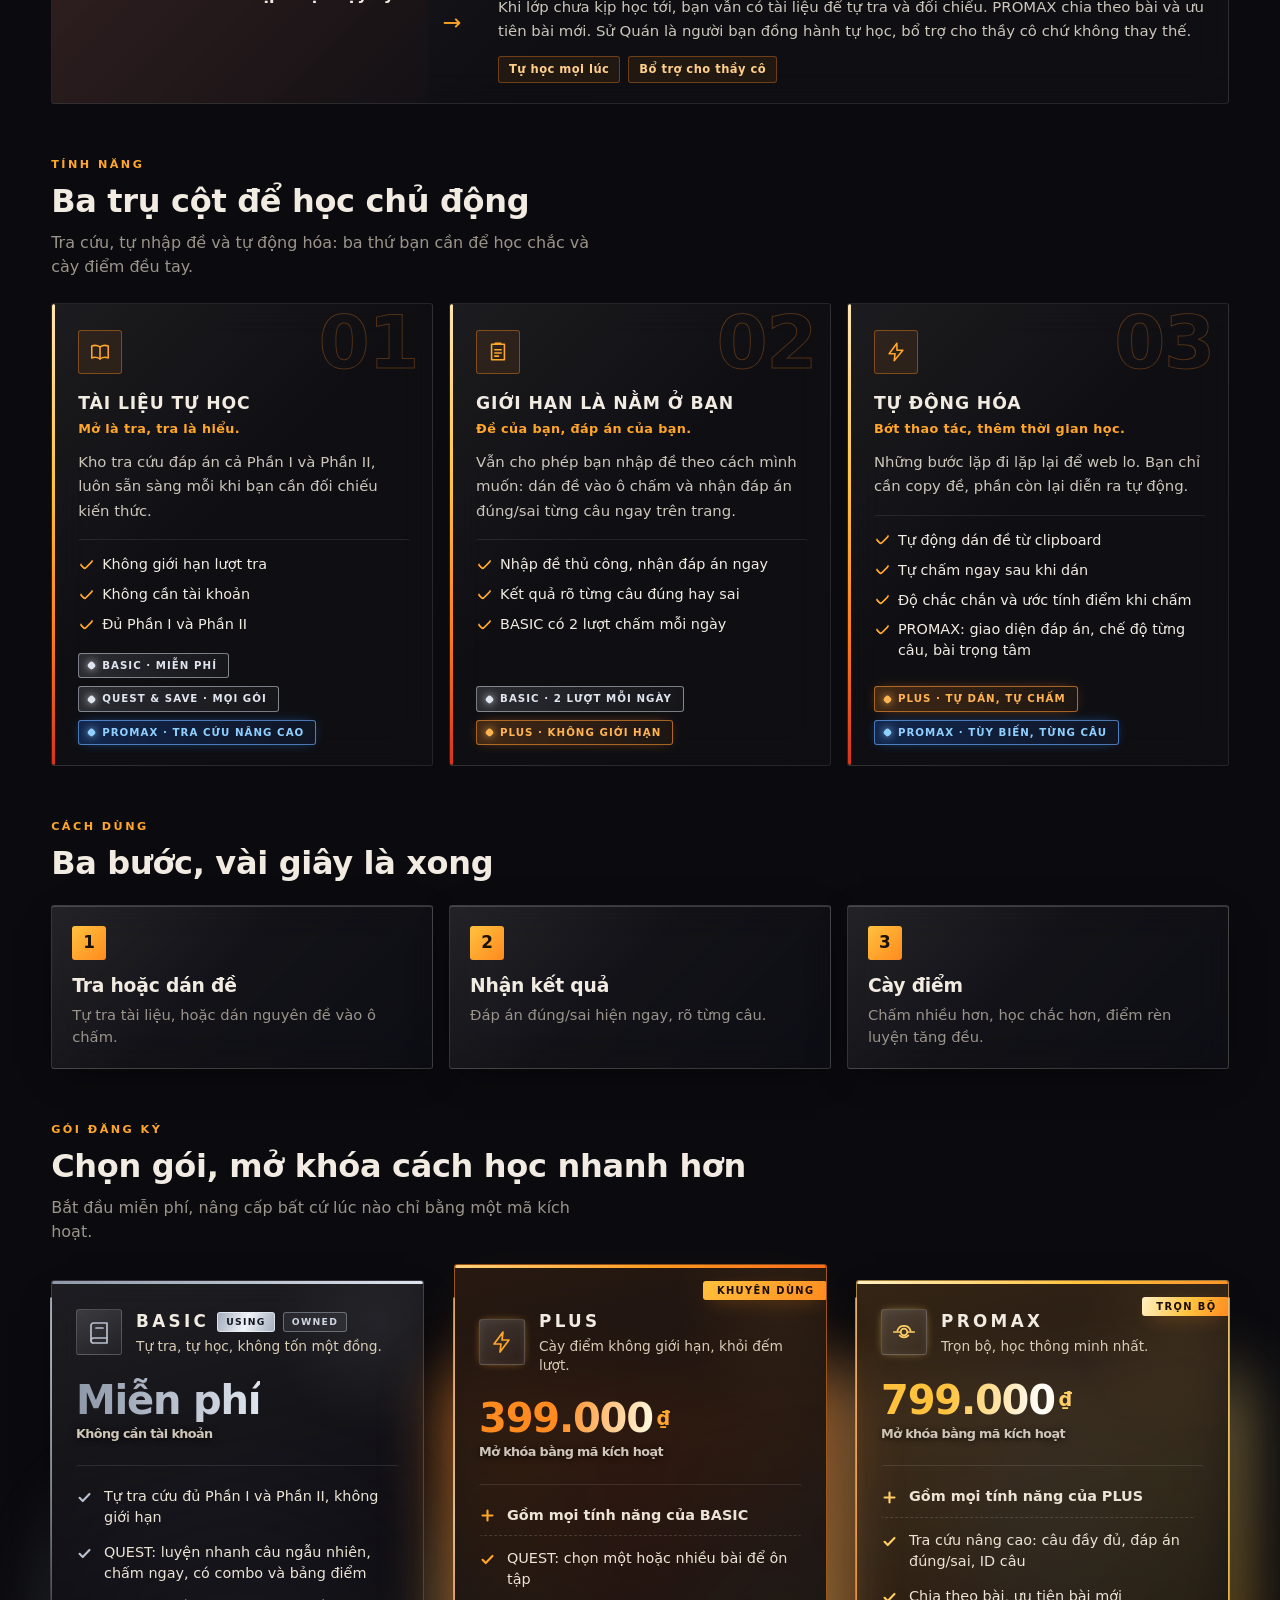
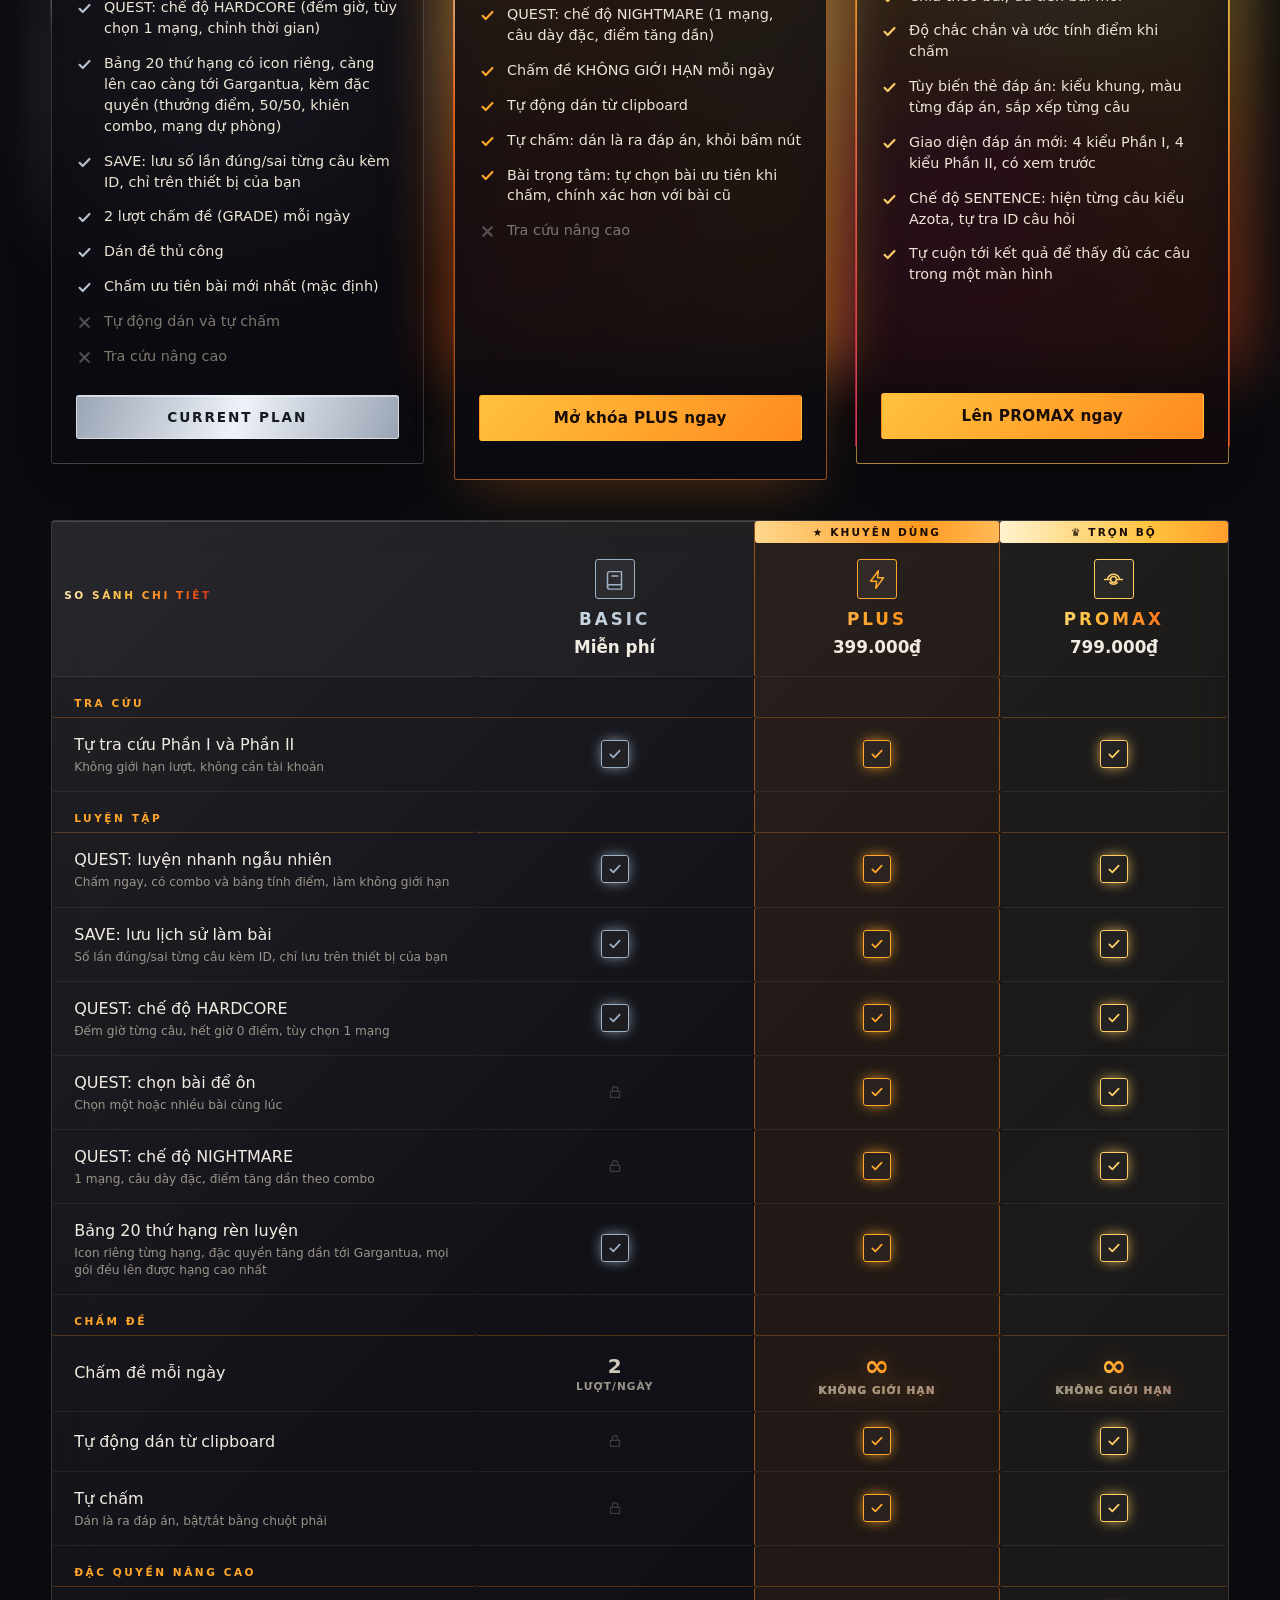
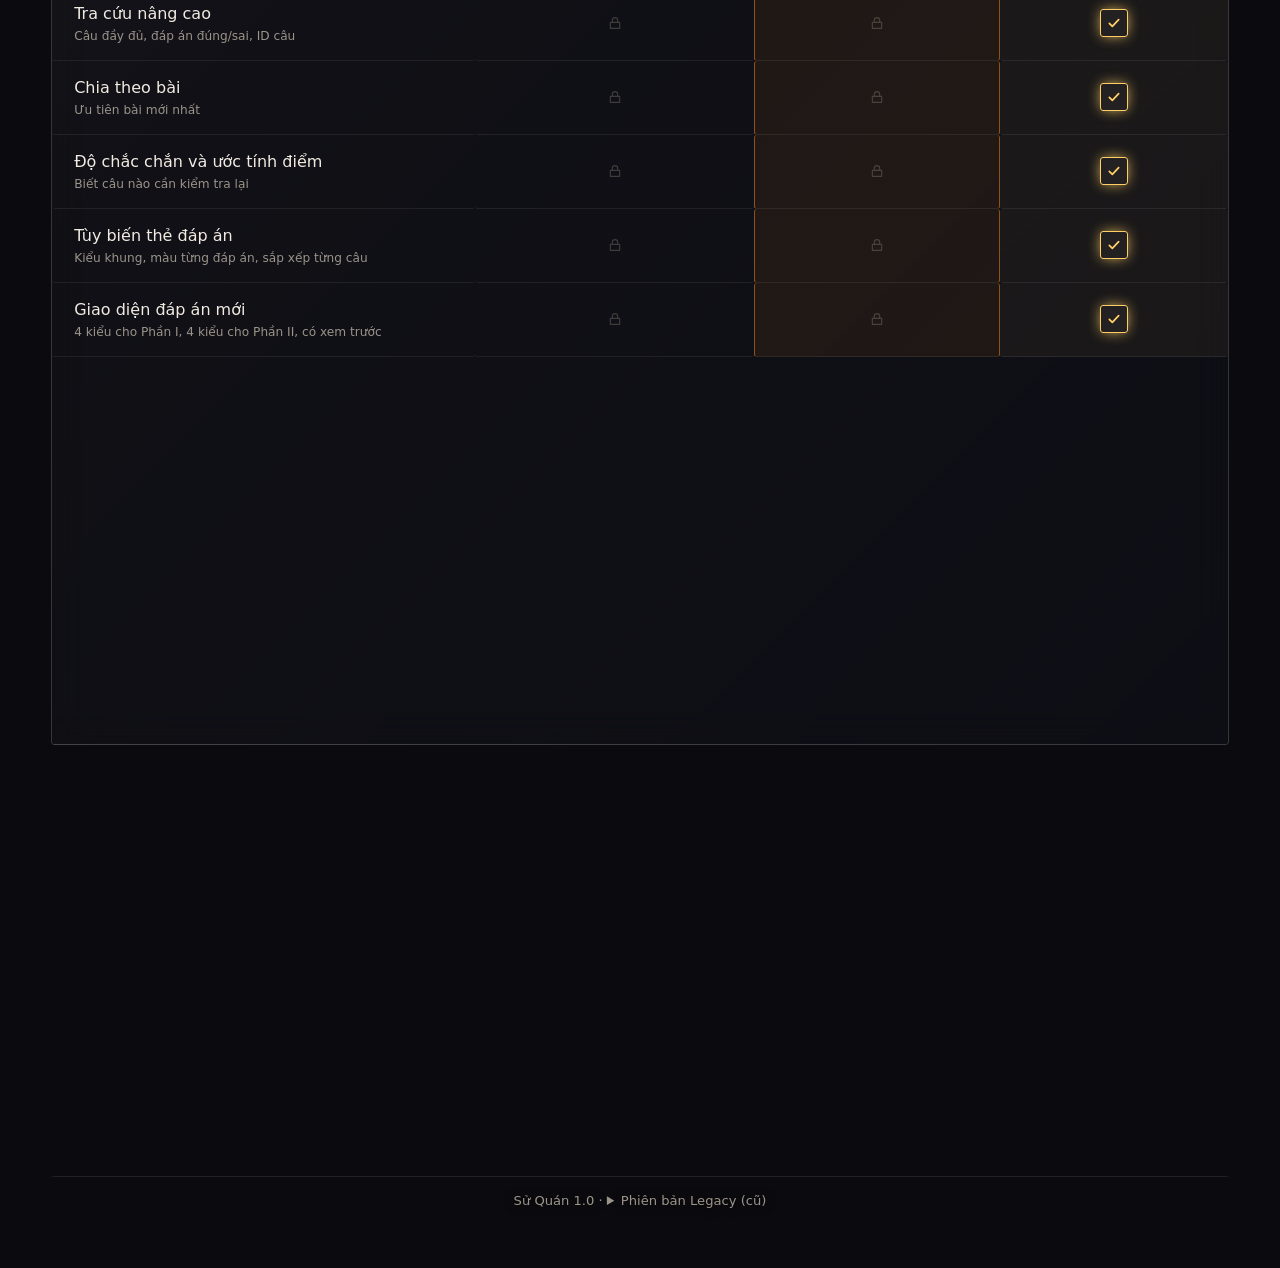
<file: legacy/bank.html>
<!DOCTYPE html>
<html lang="vi">
<head>
<meta charset="UTF-8">
<meta name="viewport" content="width=device-width, initial-scale=1, viewport-fit=cover">
<title>Ngân hàng đáp án</title>
<link rel="stylesheet" href="../css/style.css">
<link rel="stylesheet" href="../css/ntz.css">
</head>
<body>
<a href="../index.html" style="display:block;font-size:13px;margin-bottom:8px">← Về Sử Quán (bản mới nhất) · bạn đang xem phiên bản Legacy, chỉ hỗ trợ đến Bài 6 (Bài 7 trở đi chỉ có ở bản mới nhất)</a>
<main class="bank">
  <div class="bank-top">
    <a class="bank-link" id="backLink" href="index.html">← Quay lại chấm đề</a>
    <span class="bank-ver" id="bankVer"></span>
  </div>
  <h1>📚 Ngân hàng đáp án</h1>

  <div class="notice" id="bankDisabled" hidden>
    <strong>Trang này không có ở phiên bản này</strong>
    <p>Ngân hàng đáp án có từ phiên bản LSU Alpha 1.</p>
    <small><a href="bank.html#/lsu-alpha1">Chuyển sang LSU Alpha 1</a></small>
  </div>

  <div id="bankApp" hidden>
    <div class="bank-chips" id="modeChips" role="group" aria-label="Chế độ xem" hidden></div>
    <input type="search" id="q" class="bank-search" placeholder="Tìm câu hỏi, đáp án, mệnh đề hoặc ID câu..." aria-label="Tìm trong ngân hàng" autocomplete="off">

    <!-- Chế độ cơ bản: nhận diện câu hỏi + đáp án đúng, và các bộ mệnh đề Đúng/Sai -->
    <div id="basicView">
      <div class="bank-chips" id="partChips" role="group" aria-label="Lọc theo phần"></div>
    </div>

    <!-- Chế độ nâng cao: câu hỏi đầy đủ, đáp án đúng và sai, ID câu, chia theo bài -->
    <div id="advView" hidden>
      <div class="bank-chips" id="lessonChips" role="group" aria-label="Chọn bài"></div>
    </div>

    <div class="bank-count" id="count" role="status"></div>

    <div id="basicLists">
      <section id="sec1">
        <h2>Phần I · Chọn một đáp án đúng</h2>
        <div id="list1"></div>
      </section>
      <section id="sec2">
        <h2>Phần II · Đúng / Sai</h2>
        <div id="list2"></div>
      </section>
    </div>
    <div id="advList" hidden></div>
    <div class="bank-empty" id="empty" hidden>Không tìm thấy kết quả phù hợp.</div>
  </div>
</main>

<script>window.KEEP_TITLE = true;</script>
<script src="../js/config.js"></script>
<script src="../js/versions.js"></script>
<script src="../data/answers.js"></script>
<script src="../data/statements.js"></script>
<script src="../data/lesson4.js"></script>
<script src="../data/lesson5.js"></script>
<script src="../data/lesson6.js"></script>
<script src="../data/link-grader.js"></script>
<script src="../js/bank.js"></script>
<script src="../js/notices.js"></script><script src="../js/legacy-board.js"></script>
</body>
</html>
</file>
<file: css/style.css>
:root{
  --bg:#f7f7fb;--card:#fff;--text:#1a1a1a;--sub:#666;--accent:#2563eb;--border:#e2e2ea;--ok:#16a34a;--bad:#dc2626;
  box-sizing:border-box;padding-top:env(safe-area-inset-top,0px);padding-bottom:env(safe-area-inset-bottom,0px);
}
@media (prefers-color-scheme: dark){
  :root:not([data-theme="light"]){--bg:#111318;--card:#1b1e26;--text:#eee;--sub:#aaa;--accent:#60a5fa;--border:#2a2d36;}
}
:root[data-theme="dark"]{--bg:#111318;--card:#1b1e26;--text:#eee;--sub:#aaa;--accent:#60a5fa;--border:#2a2d36;}
html{scroll-padding-top:env(safe-area-inset-top,0px);}
*{box-sizing:border-box;}
body{margin:0;background:var(--bg);color:var(--text);font-family:system-ui,-apple-system,"Segoe UI",Roboto,sans-serif;padding:16px;}
h1{font-size:1.2rem;margin:0 0 12px;}
textarea{width:100%;min-height:220px;padding:10px;border:1px solid var(--border);border-radius:10px;background:var(--card);color:var(--text);font-size:14px;resize:vertical;}
button{margin-top:10px;padding:10px 18px;border:none;border-radius:8px;background:var(--accent);color:#fff;font-size:15px;cursor:pointer;}
button:active{opacity:.85;}
.result{margin-top:16px;background:var(--card);border:1px solid var(--border);border-radius:10px;padding:14px;overflow-x:auto;}
.result h3{margin:0 0 6px;font-size:1rem;}
.pack{font-family:ui-monospace,Menlo,Consolas,monospace;white-space:pre-wrap;line-height:1.6;font-size:14.5px;}
.warn{color:var(--sub);font-size:13px;margin-top:8px;}
.dtline{font-size:13.5px;color:var(--sub);}
.opts{display:flex;flex-wrap:wrap;gap:6px 18px;align-items:center;margin-top:10px;}
.opts label{display:inline-flex;align-items:center;gap:6px;font-size:14px;cursor:pointer;user-select:none;}
.opts input{width:18px;height:18px;accent-color:var(--accent);cursor:pointer;}
.btn2{background:transparent;color:var(--accent);border:1px solid var(--accent);}
.row{display:flex;flex-wrap:wrap;gap:10px;}
#pstatus{color:var(--sub);font-size:13px;margin-top:8px;min-height:1.3em;}
.notice{margin:16px 0 0;padding:12px 14px;background:var(--card);border:1px solid var(--border);border-left:4px solid var(--accent);border-radius:10px;}
.notice strong{display:block;margin-bottom:4px;}
.notice p{margin:0;line-height:1.5;}
.notice small{display:block;margin-top:8px;font-size:12px;color:var(--sub);}

/* ===== Nút chọn phiên bản ===== */
.version-wrap{position:relative;display:flex;justify-content:flex-end;align-items:center;gap:8px;margin-bottom:8px;}
.version-wrap[hidden],.version-panel[hidden]{display:none;}
.version-wrap button{margin-top:0;}
#versionBtn{background:var(--card);color:var(--text);border:1px solid var(--border);padding:6px 12px;font-size:14px;}
.version-panel{position:absolute;top:calc(100% + 6px);right:0;z-index:20;width:min(340px,92vw);max-height:70vh;overflow-y:auto;background:var(--card);border:1px solid var(--border);border-radius:10px;padding:10px;box-shadow:0 8px 24px rgba(0,0,0,.18);}
.vp-item{display:flex;justify-content:space-between;align-items:center;width:100%;margin:0 0 4px;padding:8px 10px;background:transparent;color:var(--text);border:1px solid transparent;border-radius:8px;text-align:left;font-size:14px;}
.vp-item:hover{border-color:var(--border);}
.vp-item.is-active{border-color:var(--accent);}
.vp-code{color:var(--sub);font-size:12px;font-family:ui-monospace,Menlo,Consolas,monospace;}
.vp-log{margin-top:8px;padding-top:10px;border-top:1px solid var(--border);font-size:14px;}
.vp-log strong{display:block;}
.vp-log small{display:block;color:var(--sub);font-size:12px;margin-top:2px;}
.vp-log p{margin:8px 0 0;color:var(--sub);}
.vp-log ul{margin:8px 0 0;padding-left:18px;}
.vp-log li{margin-bottom:4px;line-height:1.45;}
#versionBtn:focus-visible,.vp-item:focus-visible{outline:2px solid var(--accent);outline-offset:2px;}

/* ===== Trang Ngân hàng đáp án ===== */
.bank{max-width:860px;margin:0 auto;}
.bank [hidden]{display:none !important;}
.bank-top{display:flex;justify-content:space-between;align-items:center;gap:8px;margin-bottom:8px;}
.bank-ver{color:var(--sub);font-size:13px;}
.bank-link{display:inline-block;padding:6px 12px;background:var(--card);color:var(--text);border:1px solid var(--border);border-radius:8px;font-size:14px;text-decoration:none;}
.bank-link:hover{border-color:var(--accent);}
.bank-link:focus-visible,.bank-chip:focus-visible,.bank-search:focus-visible{outline:2px solid var(--accent);outline-offset:2px;}
.bank-search{width:100%;padding:10px 12px;border:1px solid var(--border);border-radius:10px;background:var(--card);color:var(--text);font-size:15px;}
.bank-chips{display:flex;flex-wrap:wrap;gap:8px;margin-top:10px;}
.bank .bank-chip{margin:0;padding:6px 14px;background:transparent;color:var(--text);border:1px solid var(--border);border-radius:999px;font-size:14px;}
.bank .bank-chip.is-on{background:var(--accent);border-color:var(--accent);color:#fff;}
.bank-count{margin:10px 0 4px;color:var(--sub);font-size:13px;}
.bank section{margin-top:14px;}
.bank h2{font-size:1.05rem;margin:0 0 8px;}
.bank-set{margin-bottom:12px;}
.bank-set h3{margin:0 0 6px;font-size:.95rem;color:var(--sub);}
.bank-item{display:flex;gap:10px;align-items:flex-start;padding:10px 12px;margin-bottom:6px;background:var(--card);border:1px solid var(--border);border-radius:10px;}
.bank-no{flex:none;min-width:28px;color:var(--sub);font-size:13px;font-variant-numeric:tabular-nums;}
.bank-body{flex:1;min-width:0;line-height:1.5;overflow-wrap:anywhere;}
.bank-q small,.bank-a small{color:var(--sub);font-size:12px;}
.bank-a{margin-top:2px;}
.bank-tf{flex:none;min-width:26px;padding:2px 0;text-align:center;border-radius:6px;font-weight:700;font-size:13px;color:#fff;}
.bank-tf.is-true{background:var(--ok);}
.bank-tf.is-false{background:var(--bad);}
.bank-empty{margin-top:16px;color:var(--sub);text-align:center;}

/* ===== Ngân hàng - chế độ Nâng cao ===== */
.bank .bank-item.bank-adv{display:block;}
.bank-adv-head{display:flex;gap:10px;align-items:baseline;margin-bottom:4px;}
.bank-id{color:var(--sub);font-size:12px;font-family:ui-monospace,Menlo,Consolas,monospace;}
.bank-adv-q{font-weight:600;line-height:1.5;margin-bottom:8px;}
.bank-opts{display:flex;flex-direction:column;gap:6px;}
.bank-opt{display:flex;gap:8px;align-items:flex-start;padding:6px 10px;border:1px solid var(--border);border-radius:8px;line-height:1.45;}
.bank-opt.is-correct{border-color:var(--ok);background:rgba(22,163,74,.12);}
.bank-opt.is-wrong{color:var(--sub);}
.bank-opt-text{flex:1;min-width:0;overflow-wrap:anywhere;}
.bank-mark{flex:none;min-width:1.2em;text-align:center;font-weight:700;}
.bank-opt.is-correct .bank-mark{color:var(--ok);}
.bank-opt.is-wrong .bank-mark{color:var(--bad);}
.bank-idmain{font-family:ui-monospace,Menlo,Consolas,monospace;}
.bank-passage{white-space:pre-line;font-size:14px;color:var(--sub);background:rgba(127,127,127,.08);border-radius:8px;padding:8px 10px;margin-bottom:8px;line-height:1.5;}
.bank-st{display:flex;gap:8px;align-items:flex-start;padding:6px 10px;border:1px solid var(--border);border-radius:8px;line-height:1.45;}

/* ===== Nhóm phiên bản trong khung chọn ===== */
.vp-group{margin-bottom:6px;}
.vp-group>summary{cursor:pointer;padding:6px 4px;font-size:13px;font-weight:600;color:var(--sub);}
.vp-group>summary:focus-visible{outline:2px solid var(--accent);outline-offset:2px;}
.vp-group[open]>summary{margin-bottom:2px;}
</file>
<file: css/su.css>
/* Sử Quán 1.0 — giao diện chuyên nghiệp, nền vũ trụ gần đen #0b0b0f, điểm nhấn lửa (vàng → cam → đỏ) lấy từ logo. Góc bo tối đa 3px. Nạp SAU style.css. */
:root:root{--a0:#ffe6b0;--a1:#ffc23d;--a2:#ff8a1f;--a3:#ff7a1a;--a4:#d8321c;--ar:255,138,31;--bg:#0b0b0f;--card:#111116;--panel:#16161c;--text:#f1ebe2;--sub:#9b948a;--accent:#ffa62b;--red:#d7261e;--border:rgba(255,255,255,.09);--ok:#3fb36b;--bad:#ff5a4d;--fire:linear-gradient(90deg,var(--a0),var(--a1) 40%,var(--a3) 72%,var(--a4));--btn:linear-gradient(135deg,var(--a1),var(--a2));color-scheme:dark}
*,*::before,*::after{border-radius:3px!important}
html{scroll-behavior:smooth}
body{background:radial-gradient(55vmax 45vmax at 105% -10%,rgba(var(--ar),.13),transparent 60%),radial-gradient(50vmax 40vmax at -10% 110%,rgba(200,40,20,.10),transparent 60%),var(--bg);background-attachment:fixed;color:var(--text);font-family:system-ui,-apple-system,"Segoe UI",Roboto,sans-serif;padding:0 0 40px;min-height:100vh;line-height:1.5}
h1,h2,h3{color:var(--text);font-weight:650;letter-spacing:-.01em}h1{font-size:1.35rem}
a{color:var(--accent)}
.wrap{position:relative;z-index:1;max-width:1480px;margin:0 auto;padding:18px clamp(20px,4vw,64px)}
/* Header */
.top{display:flex;align-items:center;gap:14px;flex-wrap:wrap;padding:8px max(clamp(20px,4vw,64px),calc((100vw - 1480px)/2 + clamp(20px,4vw,64px)));background:rgba(11,11,15,.86);-webkit-backdrop-filter:blur(10px);backdrop-filter:blur(10px);border-bottom:1px solid var(--border);position:sticky;top:0;z-index:5;padding-top:calc(8px + env(safe-area-inset-top,0px))}
.brand{display:flex;align-items:center;gap:10px;text-decoration:none;color:var(--text);font-weight:700;font-size:1.05rem;letter-spacing:.14em;margin-right:auto}
.brand img{width:36px;height:36px}.brand small{display:block;font-size:.6rem;font-weight:500;color:var(--accent);letter-spacing:.18em}
.top nav{display:flex;gap:2px}.top nav a{padding:7px 14px;text-decoration:none;color:var(--sub);font-size:.82rem;font-weight:600;letter-spacing:.12em;border-bottom:2px solid transparent;transition:color .2s}
.top nav a:hover{color:var(--text)}.top nav a.on{color:var(--a1);border-bottom-color:var(--a2)}
.plan-btn{display:inline-flex;align-items:center;gap:7px;padding:7px 13px;border:1px solid var(--border);color:var(--sub);text-decoration:none;font:700 .74rem system-ui;letter-spacing:.14em;transition:background .2s,color .2s,border-color .2s}
.plan-btn svg{width:13px;height:13px;fill:currentColor}.plan-btn:hover{border-color:rgba(var(--ar),.6);color:var(--a1)}
.plan-btn.b-plus{border-color:var(--accent);color:var(--accent)}.plan-btn.b-promax{background:var(--btn);color:#1a0d05;border-color:transparent}.plan-btn.b-promax:hover{filter:brightness(1.07);color:#1a0d05}
/* Hero: chữ một bên, logo ngang (giữ nguyên tỉ lệ) một bên */
.hero2{display:grid;grid-template-columns:1fr 1fr;gap:56px;align-items:center;padding:48px 0 30px}
.chip{display:inline-block;padding:5px 12px;border:1px solid rgba(var(--ar),.35);background:rgba(var(--ar),.07);color:var(--a1);font:600 .72rem system-ui;letter-spacing:.14em;text-transform:uppercase}
.hero2 h1{font-size:clamp(2rem,3.8vw,3.6rem);line-height:1.12;margin:16px 0 14px;letter-spacing:-.02em}
.hero2 h1 em{font-style:normal;background:var(--fire);-webkit-background-clip:text;background-clip:text;color:transparent;-webkit-text-fill-color:transparent}
.hero2 p{color:var(--sub);font-size:1.05rem;max-width:520px;margin:0}
.cta{display:flex;flex-wrap:wrap;gap:10px;margin:24px 0 0}.cta .btn{margin-top:0;padding:12px 22px}
.facts{display:grid;grid-template-columns:repeat(3,1fr);gap:14px;list-style:none;margin:30px 0 0;padding:18px 0 0;border-top:1px solid var(--border)}
.facts b{display:block;font-size:1.45rem;color:var(--a1);line-height:1.1}.facts span{font-size:.8rem;color:var(--sub)}
.hero-art{position:relative;isolation:isolate}
.hero-art::before{content:"";position:absolute;inset:-6%;z-index:-1;background:radial-gradient(closest-side,rgba(var(--ar),.20),transparent)}
.hero-art img{display:block;width:100%;height:auto;-webkit-mask-image:radial-gradient(ellipse 70% 70% at 50% 50%,#000 60%,transparent 100%);mask-image:radial-gradient(ellipse 70% 70% at 50% 50%,#000 60%,transparent 100%)}
/* Khối nội dung */
.sec{margin:54px 0 0;scroll-margin-top:70px}.eyebrow{font:700 .7rem system-ui;letter-spacing:.22em;color:var(--accent);text-transform:uppercase}
.sec h2{font-size:clamp(1.5rem,3vw,2rem);margin:6px 0 6px}.sec>p{color:var(--sub);margin:0;max-width:560px}
.feats{display:grid;grid-template-columns:repeat(auto-fit,minmax(240px,1fr));gap:14px;margin:22px 0 0}
.feat{background:var(--card);border:1px solid var(--border);padding:20px 18px;transition:border-color .25s}.feat:hover{border-color:rgba(var(--ar),.4)}
.feat i{font:700 .72rem ui-monospace,Menlo,monospace;color:var(--accent);font-style:normal;letter-spacing:.1em}
.feat h3{margin:8px 0 6px;font-size:1.02rem}.feat p{margin:0;color:var(--sub);font-size:.92rem}
.rule{height:1px;margin:24px 0;background:linear-gradient(90deg,transparent,rgba(var(--ar),.6),transparent);opacity:.5}
.plans{display:grid;grid-template-columns:repeat(auto-fit,minmax(250px,1fr));gap:14px;margin:22px 0;scroll-margin-top:70px}
.plan{position:relative;background:var(--card);border:1px solid var(--border);padding:24px 20px;transition:transform .25s,border-color .25s}
.plan:hover{transform:translateY(-3px);border-color:rgba(var(--ar),.4)}
.plan.hot,.plan.max{border-color:rgba(var(--ar),.5)}.plan.hot{box-shadow:0 18px 44px -26px rgba(var(--ar),.3)}.plan.max{background:linear-gradient(rgba(var(--ar),.07),rgba(15,15,20,.78))}
.plan.hot::before,.plan.max::before{content:"";position:absolute;left:-1px;right:-1px;top:-1px;height:2px;background:var(--fire)}
.plan h3{margin:0;letter-spacing:.22em;font-size:.82rem;color:var(--accent)}.price{font-size:1.9rem;font-weight:700;margin:10px 0 4px;letter-spacing:-.02em}
.plan ul{list-style:none;padding:0;margin:14px 0 18px;line-height:1.55;font-size:.92rem;color:#cfc6b8;min-height:150px}
.plan li{position:relative;padding:4px 0 4px 22px}.plan li::before{content:"✓";position:absolute;left:0;color:var(--accent);font-weight:700}
.tag{position:absolute;top:-1px;right:-1px;background:var(--btn);color:#1a0d05;font:700 .62rem system-ui;padding:3px 9px;letter-spacing:.1em}
.btn,button{display:inline-block;margin-top:10px;padding:10px 18px;border:1px solid transparent;background:var(--btn);color:#1a0d05;font:650 .9rem system-ui;cursor:pointer;text-decoration:none;transition:filter .2s,box-shadow .2s}
.btn:hover,button:hover{filter:brightness(1.07);box-shadow:0 8px 24px -10px rgba(var(--ar),.8)}
.btn.alt,button.btn2{background:transparent;color:var(--a1);border-color:rgba(var(--ar),.5)}.btn.alt:hover,button.btn2:hover{background:rgba(var(--ar),.08);box-shadow:none}.plan .btn{width:100%;text-align:center;margin-top:0}
.activate[hidden]{display:none}.plan .btn.on{background:rgba(63,179,107,.10);color:#6fd69a;border-color:rgba(63,179,107,.5)}.slot{margin-top:0}
.activate{background:var(--card);border:1px solid var(--border);border-top:2px solid var(--accent);padding:26px 22px;text-align:center;scroll-margin-top:70px}
.activate input{padding:11px 12px;border:1px solid var(--border);font:1rem ui-monospace,Menlo,monospace;width:min(340px,100%);text-transform:uppercase;text-align:center;background:#09090c;color:var(--text)}
.activate input:focus,textarea:focus{outline:none;border-color:var(--a2);box-shadow:0 0 0 2px rgba(var(--ar),.2)}
#actMsg{margin-top:10px;min-height:1.4em;font-weight:600}.ok{color:var(--ok)}.err{color:var(--bad)}
textarea{background:#09090c;border-color:var(--border);color:var(--text);min-height:260px;font-family:ui-monospace,Menlo,Consolas,monospace;font-size:13.5px}
.sub{color:var(--sub)}.quota{display:inline-block;margin:6px 0;padding:3px 10px;border:1px solid var(--border);font-size:.8rem;color:var(--accent)}
.result{background:var(--card);border-color:var(--border)}.result h3{letter-spacing:.14em;color:var(--accent)}
.lock{background:rgba(var(--ar),.07);border:1px solid rgba(var(--ar),.45);padding:10px 14px;margin:10px 0;font-size:.9rem}
.foot{margin-top:40px;padding-top:14px;border-top:1px solid var(--border);color:var(--sub);font-size:.82rem;text-align:center}
.foot details{display:inline-block;text-align:left}.foot summary{cursor:pointer}.foot button{margin:4px 4px 0;padding:5px 11px;background:transparent;color:var(--sub);border-color:var(--border);font-weight:400}
.bank .bank-chip{border-radius:3px!important}.bank-chips button{margin-top:0}
@keyframes rise{from{opacity:0;transform:translateY(14px)}to{opacity:1;transform:none}}
.hero-text>*,.hero-art{animation:rise .7s cubic-bezier(.16,1,.3,1) both}.hero-text>*:nth-child(2){animation-delay:.06s}.hero-text>*:nth-child(3){animation-delay:.12s}.hero-text>*:nth-child(4){animation-delay:.18s}.hero-text>*:nth-child(5){animation-delay:.24s}.hero-art{animation-delay:.15s}.plan:nth-child(2){animation-delay:.08s}.plan:nth-child(3){animation-delay:.16s}
@media(prefers-reduced-motion:reduce){*{animation:none!important;transition:none!important}html{scroll-behavior:auto}}
@media(max-width:820px){.hero2{grid-template-columns:1fr;gap:18px;padding-top:28px}.hero-art{order:-1;max-width:460px;margin:0 auto}}
@media(max-width:560px){.top nav{order:3;width:100%}.facts{grid-template-columns:1fr 1fr 1fr;gap:8px}}
.plan,.feat,.activate{background:rgba(15,15,20,.78)}.plan.max{background:linear-gradient(rgba(var(--ar),.07),rgba(15,15,20,.78))}
#vbg,#vbgi{position:fixed;inset:0;width:100%;height:100%;z-index:0;pointer-events:none;background:#000;filter:brightness(var(--vb,.6)) contrast(1.05)}#vbg{object-fit:cover}#vbgi{background-position:center;background-size:cover;background-repeat:no-repeat;display:none}


.hero2 h1{margin:0 0 16px;line-height:1}
.h-main{display:block;font-size:clamp(3.2rem,7.6vw,7rem);font-weight:900;letter-spacing:.03em;background:linear-gradient(95deg,var(--a0),var(--a1) 35%,var(--a3) 70%,var(--a4));-webkit-background-clip:text;background-clip:text;color:transparent;-webkit-text-fill-color:transparent;filter:drop-shadow(0 0 26px rgba(255,130,30,.4)) drop-shadow(0 4px 14px rgba(0,0,0,.6))}
.h-sub{display:block;margin-top:14px;font-size:clamp(1.25rem,2.5vw,2.15rem);font-weight:800;text-transform:uppercase;line-height:1.3;text-shadow:0 2px 16px rgba(0,0,0,.75)}
.h-sub .w1{font-weight:500;letter-spacing:.28em;color:#d8d0c4}
.h-sub .w2{letter-spacing:.06em;background:var(--fire);-webkit-background-clip:text;background-clip:text;color:transparent;-webkit-text-fill-color:transparent;text-shadow:none;filter:drop-shadow(0 2px 10px rgba(0,0,0,.7))}
.h-sub .w3{font-size:1.35em;font-weight:900;font-style:italic;color:var(--a2);text-shadow:0 0 22px rgba(var(--ar),.55),0 2px 12px rgba(0,0,0,.7)}
.h-sub .w4{font-weight:900;letter-spacing:.04em;color:#fff}
.hero2 p{color:#cfc8bd;text-shadow:0 1px 12px rgba(0,0,0,.8);margin-top:6px}
.hero-art img{-webkit-mask-image:none;mask-image:none;border:1px solid rgba(255,170,60,.4);box-shadow:0 0 38px rgba(255,130,30,.5),0 0 110px rgba(255,100,20,.28)}
@media(min-width:821px){.hero2{grid-template-columns:minmax(0,40fr) minmax(0,60fr);gap:40px}.h-main{font-size:clamp(2.6rem,5.4vw,6rem)}.h-sub{font-size:clamp(1.1rem,2vw,2rem)}.facts{gap:10px}}

.rvjs .rv{opacity:0;transform:translateY(40px) scale(.97);filter:blur(7px);transition:opacity .75s ease,transform .9s cubic-bezier(.16,1,.3,1),filter .75s ease;transition-delay:var(--d,0s)}
.rvjs .rv.in{opacity:1;transform:none;filter:none}
.rvjs .plan.hot.rv{transform:translateY(60px) scale(.94)}.rvjs .plan.hot.rv.in{transform:none}
.plan{transition:box-shadow .3s,border-color .3s}.plan:hover{box-shadow:0 0 22px rgba(255,130,30,.12);border-color:rgba(255,170,60,.5)}
.plan.hot.in{box-shadow:0 0 28px rgba(255,130,30,.12)}
.plan .tl{color:#e6c9a0;font-size:.92rem;margin:-2px 0 12px}
.steps{display:grid;grid-template-columns:repeat(3,minmax(0,1fr));gap:16px;margin-top:18px}
.step{position:relative;padding:20px;background:rgba(15,15,20,.78);border:1px solid var(--border)}
.step b{display:inline-grid;place-items:center;width:34px;height:34px;background:var(--btn);color:#1a1206;font-size:1.05rem}
.step h3{margin:12px 0 4px}.step p{margin:0;color:var(--sub);font-size:.92rem}
.cmpw{margin-top:26px;overflow-x:auto}
.cmp{width:100%;border-collapse:collapse;background:rgba(15,15,20,.78);font-size:.92rem}
.cmp th,.cmp td{padding:12px 14px;border:1px solid var(--border);text-align:center}.cmp th:first-child,.cmp td:first-child{text-align:left}
.cmp th{color:var(--accent);letter-spacing:.12em}.cmp td:nth-child(3),.cmp th:nth-child(3){background:rgba(255,140,30,.07)}
@media(max-width:700px){.steps{grid-template-columns:1fr}}

/* ===== Kính mờ (glass) cho cả 3 trang ===== */
:root{--glb:rgba(255,255,255,.16)}
.top{background:rgba(12,12,18,.38);-webkit-backdrop-filter:blur(20px) saturate(1.5);backdrop-filter:blur(20px) saturate(1.5);border-bottom:1px solid var(--glb)}
.glass,.feat,.plan,.step,.activate,.cmp,.result,.notice,.lock,.quota,.l-bar,.bank #sec1,.bank #sec2,.bank #advList{background:linear-gradient(135deg,rgba(255,255,255,.10),rgba(255,255,255,.03) 45%,rgba(18,18,28,.36));-webkit-backdrop-filter:blur(18px) saturate(1.5);backdrop-filter:blur(18px) saturate(1.5);border:1px solid var(--glb);box-shadow:0 10px 36px -14px rgba(0,0,0,.7),inset 0 1px 0 rgba(255,255,255,.18)}
.plan.max{background:linear-gradient(135deg,rgba(var(--ar),.18),rgba(255,255,255,.03) 50%,rgba(18,18,28,.36))}
.lock{background:linear-gradient(135deg,rgba(var(--ar),.16),rgba(255,255,255,.03) 60%,rgba(18,18,28,.36));border-color:rgba(var(--ar),.45)}
textarea,.activate input,.bank-search{background:rgba(6,6,10,.38);-webkit-backdrop-filter:blur(10px);backdrop-filter:blur(10px);border:1px solid var(--glb);color:var(--text)}
.bank-search:focus,.bank-search:focus-visible{outline:none;border-color:var(--a2);box-shadow:0 0 0 2px rgba(var(--ar),.2)}
.foot{text-shadow:0 1px 10px rgba(0,0,0,.8)}
/* Tiêu đề trang con */
.pg-head{padding:34px 0 22px}.pg-head p{color:#cfc8bd;max-width:640px;margin:0;text-shadow:0 1px 12px rgba(0,0,0,.8)}
.pg-title{font-size:clamp(2.4rem,6vw,4.6rem);font-weight:900;letter-spacing:.04em;line-height:1;margin:6px 0 12px;background:linear-gradient(95deg,var(--a0),var(--a1) 35%,var(--a3) 70%,var(--a4));-webkit-background-clip:text;background-clip:text;color:transparent;-webkit-text-fill-color:transparent;filter:drop-shadow(0 0 22px rgba(255,130,30,.35)) drop-shadow(0 4px 12px rgba(0,0,0,.6))}
.pg-head,.glass{animation:rise .7s cubic-bezier(.16,1,.3,1) both}.g-side{animation-delay:.1s}
/* Trang Chấm */
.g-grid{display:grid;grid-template-columns:minmax(0,1.7fr) minmax(0,1fr);gap:20px;align-items:start}
.g-main,.g-side{padding:22px}.g-side{position:sticky;top:84px}
.g-bar{display:flex;justify-content:space-between;align-items:center;gap:10px;margin-bottom:12px}.g-bar b{letter-spacing:.16em;font-size:.78rem;color:var(--accent)}.g-bar .quota{margin:0}
.g-main textarea{min-height:360px}
.g-side h3{margin:0 0 12px;font-size:.82rem;letter-spacing:.18em;text-transform:uppercase;color:var(--accent)}
.g-steps{list-style:none;counter-reset:s;margin:0 0 18px;padding:0}.g-steps li{counter-increment:s;position:relative;padding:8px 0 8px 40px;color:#d8d0c4;font-size:.92rem}
.g-steps li::before{content:counter(s);position:absolute;left:0;top:6px;width:28px;height:28px;display:grid;place-items:center;background:var(--btn);color:#1a1206;font-weight:700}
.g-up{padding:16px;border:1px solid rgba(var(--ar),.4);background:rgba(255,130,30,.10)}.g-up b{display:block;color:var(--a1)}.g-up p{margin:6px 0 12px;color:#d8d0c4;font-size:.9rem}.g-up .btn{margin-top:0;width:100%;text-align:center}
body:not([data-plan=basic]) .g-up{display:none}
#out{margin-top:20px}#out .result{padding:18px}
@media(max-width:860px){.g-grid{grid-template-columns:minmax(0,1fr)}.g-side{position:static}}
/* Trang Tra cứu */
.bank{max-width:1000px}
.l-bar{padding:18px 20px;margin-bottom:18px}.l-bar .bank-search{margin-top:0}
.bank-count{text-shadow:0 1px 8px rgba(0,0,0,.8)}
.bank .bank-chip{background:rgba(255,255,255,.06);border:1px solid var(--glb);color:var(--text);transition:background .2s,border-color .2s}
.bank .bank-chip:hover{border-color:rgba(var(--ar),.6)}
.bank .bank-chip.is-on{background:var(--btn);border-color:transparent;color:#1a0d05;font-weight:650}
.bank .bank-link{background:rgba(255,255,255,.06);border-color:var(--glb)}
.bank #sec1,.bank #sec2,.bank #advList{padding:18px 20px;margin-top:0;margin-bottom:18px}
.bank #sec1 h2,.bank #sec2 h2{font-size:.82rem;letter-spacing:.2em;text-transform:uppercase;color:var(--accent);margin:0 0 12px}
.bank-item,.bank-opt,.bank-st{background:rgba(255,255,255,.045);border:1px solid rgba(255,255,255,.10)}
.bank-opt.is-correct{background:rgba(63,179,107,.14);border-color:rgba(63,179,107,.6)}

/* ===== Trang Chấm kiểu NTZ trong tông cam + kính mờ ===== */
:root.is-ntz,:root.is-ntz[data-theme="dark"]{--bg:#0b0b0f;--card:#111116;--text:#f1ebe2;--sub:#9b948a;--border:rgba(255,255,255,.09);--accent:#ffa62b;--ok:#3fb36b;--bad:#ff5a4d;--ring:rgba(var(--ar),.28);--ntz-send:var(--a2);--ntz-auto:#1f9d4d}
.is-ntz body.ntz-home{max-width:none;margin:0;padding:0 0 40px}
.is-ntz .ntz-box{background:rgba(6,6,10,.4);border-color:var(--glb)}
.is-ntz .ntz-box #inp{-webkit-backdrop-filter:none;backdrop-filter:none;box-shadow:none;color:var(--text)}
.is-ntz .ntz-send{color:#1a0d05}
.is-ntz .ntz-send[data-auto="1"]{color:#fff}
.is-ntz .ntz-ghost{border-color:var(--glb);margin-top:0}
.is-ntz .ntz-settings{background:linear-gradient(135deg,rgba(255,255,255,.08),rgba(18,18,28,.3));border-color:var(--glb);margin-top:16px}
.is-ntz .ntz-set-preview{overflow-x:auto}
body:not([data-plan=basic]) .g-main .quota{color:#6fd69a}
.is-ntz .g-main #out .result{background:rgba(255,255,255,.04);box-shadow:none;-webkit-backdrop-filter:none;backdrop-filter:none}
.is-ntz .g-main #out:not(:empty){margin-bottom:14px}

/* PROMAX: độ chắc chắn + ước tính điểm trong khung cài đặt */
.ntz-x{display:flex;flex-direction:column;gap:12px;padding-top:12px;border-top:1px dashed var(--glb)}
.ntz-x-lock{font-size:.88rem;color:var(--sub)}
.ntz-est{padding:14px;border:1px solid var(--glb);background:rgba(255,255,255,.04)}
.est-h{font-size:.72rem;letter-spacing:.18em;color:var(--accent);font-weight:700}
.est-big{font-size:1.9rem;font-weight:800;margin:4px 0;background:var(--fire);-webkit-background-clip:text;background-clip:text;color:transparent;-webkit-text-fill-color:transparent}
.est-sub{font-size:.85rem;color:#d8d0c4;margin-bottom:8px}
.est-bar{display:flex;height:8px;background:rgba(255,255,255,.08);overflow:hidden;margin-bottom:8px}
.est-bar .c{background:#3fb36b;width:0;transition:width .4s}.est-bar .u{background:#facc15;width:0;transition:width .4s}
.is-ntz.focus-1 .ntz-cards .nc:not(.nc-low):not(.nc-q){opacity:.4}
.is-ntz.focus-1 .ntz-cards .nc-low{animation:ntzPulse 1.6s ease-in-out infinite}
.is-ntz.focus-2 .ntz-cards .nc:not(.nc-low):not(.nc-q){opacity:.1;filter:grayscale(1)}
.is-ntz.focus-2 .ntz-cards .nc-low{animation:ntzPulse 1.6s ease-in-out infinite}
@keyframes ntzPulse{0%,100%{box-shadow:0 0 6px 1px rgba(250,204,21,.5)}50%{box-shadow:0 0 18px 4px rgba(250,204,21,.95)}}

/* Trang Dữ liệu, Admin, hộp kích hoạt, toast */
.d-box{padding:22px;margin-bottom:18px}.d-box h3{margin:0 0 10px;font-size:.82rem;letter-spacing:.18em;text-transform:uppercase;color:var(--accent)}
.d-plan{display:flex;align-items:baseline;gap:14px;flex-wrap:wrap}.d-big{font-size:2.2rem;font-weight:900;background:var(--fire);-webkit-background-clip:text;background-clip:text;color:transparent;-webkit-text-fill-color:transparent}
.d-sub{color:#cfc8bd;font-size:.9rem}.d-key{display:flex;gap:8px;align-items:center;flex-wrap:wrap;margin:10px 0}.d-key code{flex:1 1 260px;padding:10px 12px;background:rgba(6,6,10,.45);border:1px solid var(--glb);word-break:break-all}
.d-actions{display:flex;gap:10px;flex-wrap:wrap;margin:6px 0 10px}.d-actions .btn,.d-actions button{margin-top:0}
.danger{border-color:rgba(255,90,77,.6)!important;color:#ff8a80!important}
.mini{margin:0!important;padding:6px 10px!important;font-size:.8rem!important;background:rgba(255,255,255,.08)!important;color:var(--text)!important;border:1px solid var(--glb)!important}
.keyout{margin-top:12px;padding:14px;border:1px solid rgba(var(--ar),.4);background:rgba(255,130,30,.08)}.keyout code{display:block;margin:8px 0;word-break:break-all}.keyout .btn{margin-top:10px}
.modal{position:fixed;inset:0;z-index:50;display:grid;place-items:center;background:rgba(0,0,0,.55);-webkit-backdrop-filter:blur(4px);backdrop-filter:blur(4px);padding:16px}
.modal-in{width:min(460px,100%);padding:22px;background:rgba(18,18,28,.8)}.modal-in h3{margin:0 0 8px}.warnb{color:#ffb4a8}
.sq-toast{position:fixed;left:50%;top:78px;transform:translateX(-50%);z-index:60;max-width:92vw;padding:12px 18px;background:rgba(40,16,12,.85);border:1px solid rgba(255,90,77,.6);color:#ffd7d0;-webkit-backdrop-filter:blur(14px);backdrop-filter:blur(14px);cursor:pointer}
.a-form{display:grid;grid-template-columns:repeat(auto-fit,minmax(220px,1fr));gap:12px;margin-bottom:12px}.a-form label{display:flex;flex-direction:column;gap:4px;font-size:.82rem;color:var(--sub)}
.a-form input,.a-form select{background:rgba(6,6,10,.4);border:1px solid var(--glb);color:var(--text);padding:9px 10px}
.tblw{overflow-x:auto}.tbl{width:100%;border-collapse:collapse;font-size:.85rem}.tbl th,.tbl td{padding:8px 10px;border-bottom:1px solid var(--glb);text-align:left;vertical-align:top}.tbl th{color:var(--accent);font-size:.72rem;letter-spacing:.1em;text-transform:uppercase}
.tbl .acts{white-space:nowrap}.tbl .acts .mini{margin-right:4px!important}.bad{color:#ff8a80}

/* Tài khoản ADMIN: nút gói xanh dương đậm-nhạt có ánh sáng chạy */
.plan-btn.b-admin{color:#fff;border-color:rgba(140,200,255,.65);background:linear-gradient(110deg,#0a2f78 0%,#1e6fff 30%,#8fd0ff 50%,#1e6fff 70%,#0a2f78 100%);background-size:260% 100%;animation:admSheen 3.2s linear infinite;box-shadow:0 0 14px rgba(30,111,255,.55),inset 0 0 8px rgba(160,215,255,.35);text-shadow:0 0 6px rgba(0,30,90,.7)}
.plan-btn.b-admin:hover{color:#fff;border-color:#bfe4ff;filter:brightness(1.12)}
@keyframes admSheen{0%{background-position:130% 0}100%{background-position:-130% 0}}
header.top nav a[href="admin.html"]{color:#7cc4ff}header.top nav a[href="admin.html"].on{color:#bfe4ff}
@media (prefers-reduced-motion:reduce){.plan-btn.b-admin{animation:none}}

/* Ô nhập mã (cf) dùng cho index / data / admin */
.cf{display:flex;align-items:stretch;gap:0;position:relative;max-width:560px;margin:16px auto 4px;border:1px solid var(--glb);background:rgba(6,6,10,.55);-webkit-backdrop-filter:blur(10px);backdrop-filter:blur(10px);transition:border-color .2s,box-shadow .2s;overflow:hidden}
.d-box .cf{margin-left:0}
.cf::before{content:"";position:absolute;left:0;top:0;bottom:0;width:3px;background:var(--fire)}
.cf:focus-within{border-color:var(--a2);box-shadow:0 0 0 3px rgba(var(--ar),.16),0 12px 32px -16px rgba(var(--ar),.8)}
.cf>svg{flex:none;width:19px;height:19px;margin:0 2px 0 16px;align-self:center;fill:none;stroke:var(--accent);stroke-width:1.8;stroke-linecap:round;stroke-linejoin:round}
.cf input{flex:1 1 auto;min-width:0;width:auto!important;border:0!important;outline:0!important;background:transparent!important;-webkit-backdrop-filter:none!important;backdrop-filter:none!important;box-shadow:none!important;padding:15px 12px!important;font:600 1rem ui-monospace,Menlo,Consolas,monospace!important;letter-spacing:.07em;color:var(--text)!important;text-align:left!important;text-transform:uppercase!important}
.cf input::placeholder{text-transform:none;letter-spacing:0;font-weight:400;color:var(--sub);font-family:system-ui,sans-serif}
.cf .cf-paste{margin:0;align-self:center;margin-right:8px;padding:6px 11px;background:rgba(255,255,255,.07);color:var(--text);border:1px solid var(--glb);font-size:.76rem;letter-spacing:.06em;text-transform:uppercase}
.cf .cf-paste:hover{background:rgba(255,255,255,.13);box-shadow:none}
.cf .cf-go{margin:0;padding:0 24px;border:0;white-space:nowrap}
@media (max-width:520px){.cf{flex-wrap:wrap}.cf input{flex-basis:calc(100% - 120px)}.cf .cf-go{flex:1 0 100%;padding:13px}}
/* Form admin */
.a-form{gap:14px}.a-form label{font-size:.68rem;letter-spacing:.13em;text-transform:uppercase;color:var(--accent);gap:6px}
.a-form input,.a-form select{background:rgba(6,6,10,.55);border:1px solid var(--glb);border-left:3px solid rgba(var(--ar),.55);color:var(--text);padding:11px 12px;font:500 .95rem system-ui,sans-serif;letter-spacing:0;text-transform:none;color-scheme:dark;transition:border-color .2s,box-shadow .2s;width:100%;box-sizing:border-box}
.a-form select{appearance:none;-webkit-appearance:none;padding-right:34px;background-image:url("data:image/svg+xml,%3Csvg xmlns='http://www.w3.org/2000/svg' width='12' height='8' viewBox='0 0 12 8'%3E%3Cpath d='M1 1l5 5 5-5' fill='none' stroke='%23ffa62b' stroke-width='1.8'/%3E%3C/svg%3E");background-repeat:no-repeat;background-position:right 12px center}
.a-form input:focus,.a-form select:focus{outline:0;border-color:var(--a2);box-shadow:0 0 0 3px rgba(var(--ar),.16)}
.a-form input::placeholder{color:rgba(155,148,138,.6)}
/* Chế độ test admin */
.t-row{display:flex;align-items:center;justify-content:space-between;gap:16px;flex-wrap:wrap;padding:14px 0;border-top:1px solid var(--glb)}.t-row:first-of-type{border-top:0;padding-top:4px}
.t-row .d-actions{margin:0}.t-off{opacity:.45;pointer-events:none}
.seg{display:inline-flex;border:1px solid var(--glb);background:rgba(6,6,10,.45)}.seg button{margin:0;padding:9px 16px;background:transparent;color:var(--sub);border:0;border-right:1px solid var(--glb);font-size:.78rem;letter-spacing:.1em}.seg button:last-child{border-right:0}.seg button:hover{background:rgba(255,255,255,.07);box-shadow:none;filter:none;color:var(--text)}
.seg button.on{background:var(--btn);color:#1a0d05}
.sw{position:relative;width:54px;height:28px;margin:0;padding:0;border:1px solid var(--glb);background:rgba(255,255,255,.08)}.sw i{position:absolute;top:3px;left:3px;width:20px;height:20px;background:#9b948a;transition:left .2s,background .2s}
.sw.on{background:linear-gradient(110deg,#0a2f78,#1e6fff);border-color:rgba(140,200,255,.6);box-shadow:0 0 12px rgba(30,111,255,.5)}.sw.on i{left:29px;background:#fff}
.a-form{align-items:end}.a-form label{justify-content:flex-end}.a-form input,.a-form select{height:44px}
.cf.raw input{text-transform:none!important;letter-spacing:0!important;font-size:.85rem!important}
.own{display:inline-block;padding:1px 7px;margin-left:4px;font-size:.66rem;letter-spacing:.12em;background:linear-gradient(110deg,#0a2f78,#1e6fff);color:#fff}
#aTr[hidden],#aOth[hidden]{display:none}

/* ===== 3 gói: thiết kế lại ===== */
.plans{gap:20px;align-items:stretch;padding:18px 0;margin:10px 0 14px}
.plans .plan{--tc:#b8c1cf;--tg:linear-gradient(90deg,#8d97a8,#dfe5ee);display:flex;flex-direction:column;padding:28px 24px 24px;overflow:hidden;background:linear-gradient(165deg,rgba(255,255,255,.10),rgba(255,255,255,.025) 38%,rgba(14,14,20,.66));border:1px solid var(--glb);box-shadow:0 14px 40px -18px rgba(0,0,0,.8),inset 0 1px 0 rgba(255,255,255,.16)}
.plans .plan.p-plus{--tc:var(--accent);--tg:linear-gradient(90deg,#ffd27a,#ff9a1f 55%,#ff6a1a);border-color:rgba(var(--ar),.55);box-shadow:0 22px 56px -22px rgba(var(--ar),.32),inset 0 1px 0 rgba(255,220,160,.18)}
.plans .plan.p-promax{--tc:#ffcf66;--tg:linear-gradient(90deg,#fff0c2,var(--a1) 35%,var(--a3) 70%,#e23a1c);border-color:rgba(255,200,90,.6);background:linear-gradient(165deg,rgba(255,170,60,.22),rgba(255,255,255,.03) 45%,rgba(24,12,10,.7))}
.plans .plan::before{content:"";position:absolute;left:0;right:0;top:0;height:3px;background:var(--tg)}
.plans .plan.p-promax::before{background:linear-gradient(90deg,#fff0c2,var(--a1),var(--a3),#e23a1c,var(--a1),#fff0c2);background-size:300% 100%;animation:topSheen 4.5s linear infinite}
.plans .plan::after{content:"";position:absolute;right:-70px;top:-70px;width:230px;height:230px;background:radial-gradient(circle,var(--tc) 0,transparent 66%);opacity:.07;pointer-events:none;transition:opacity .35s}
.plans .plan:hover::after{opacity:.15}
.rvjs .plans .plan.in:hover{transform:translateY(-5px)}
.plans .plan:hover{box-shadow:0 22px 50px -30px var(--tc),inset 0 1px 0 rgba(255,255,255,.12)}
.p-head{display:flex;gap:14px;align-items:center;position:relative;z-index:1}
.p-ico{flex:none;display:grid;place-items:center;width:46px;height:46px;background:linear-gradient(145deg,rgba(255,255,255,.14),rgba(255,255,255,.03));border:1px solid rgba(255,255,255,.18)}
.p-ico svg{width:24px;height:24px;fill:none;stroke:var(--tc);stroke-width:1.7;stroke-linecap:round;stroke-linejoin:round}
.plans .plan h3{margin:0;font-size:1.05rem;letter-spacing:.2em;color:var(--text);display:flex;align-items:center;gap:8px;flex-wrap:wrap}
.plans .plan .tl{margin:3px 0 0;color:#cdbfa8;font-size:.86rem;line-height:1.35}
.cur-b{display:none;font-style:normal;font-size:.58rem;letter-spacing:.12em;padding:2px 7px;background:rgba(63,179,107,.18);color:#6fd69a;border:1px solid rgba(63,179,107,.5)}
.plans .plan.cur .cur-b{display:inline-block}
.plans .price{display:flex;align-items:baseline;flex-wrap:wrap;gap:0 4px;margin:22px 0 4px;position:relative;z-index:1}
.plans .price b{font-size:2.5rem;font-weight:800;letter-spacing:-.03em;line-height:1.1;background:var(--tg);-webkit-background-clip:text;background-clip:text;color:transparent}
.plans .price sup{font-size:1.2rem;font-weight:700;color:var(--tc);align-self:flex-start;margin-top:.45em}
.plans .price small{flex:1 0 100%;margin-top:2px;color:var(--sub);font-size:.8rem}
.plans .p-list{list-style:none;padding:0;margin:18px 0 22px;min-height:0;display:grid;gap:2px;position:relative;z-index:1;border-top:1px solid rgba(255,255,255,.1);padding-top:14px}
.plans .p-list li{position:relative;padding:6px 0 6px 28px;color:#e2dacb;font-size:.9rem;line-height:1.45}
.plans .p-list li::before{content:"";position:absolute;left:0;top:.62em;width:17px;height:17px;color:inherit;font-weight:400;background:var(--tc);-webkit-mask:var(--m) center/contain no-repeat;mask:var(--m) center/contain no-repeat;--m:url("data:image/svg+xml,%3Csvg xmlns='http://www.w3.org/2000/svg' viewBox='0 0 24 24' fill='none' stroke='black' stroke-width='3' stroke-linecap='round' stroke-linejoin='round'%3E%3Cpath d='M5 12.5l4.5 4.5L19 7'/%3E%3C/svg%3E")}
.plans .p-list li.no{color:#716b62}
.plans .p-list li.no::before{background:rgba(255,255,255,.28);--m:url("data:image/svg+xml,%3Csvg xmlns='http://www.w3.org/2000/svg' viewBox='0 0 24 24' fill='none' stroke='black' stroke-width='3' stroke-linecap='round'%3E%3Cpath d='M6 6l12 12M18 6L6 18'/%3E%3C/svg%3E")}
.plans .p-list li.inc{color:var(--tc);font-weight:650;margin-bottom:4px;padding-bottom:10px;border-bottom:1px dashed rgba(255,255,255,.14)}
.plans .p-list li.inc::before{--m:url("data:image/svg+xml,%3Csvg xmlns='http://www.w3.org/2000/svg' viewBox='0 0 24 24' fill='none' stroke='black' stroke-width='3' stroke-linecap='round'%3E%3Cpath d='M12 5v14M5 12h14'/%3E%3C/svg%3E")}
.plans .slot{margin-top:auto;position:relative;z-index:1}
.plans .plan .btn{padding:13px 18px;font-size:.95rem;letter-spacing:.02em}
.plans .tag{position:absolute;top:16px;right:-1px;z-index:2;padding:4px 12px 4px 14px;background:var(--btn);color:#1a0d05;font:800 .62rem system-ui;letter-spacing:.14em;box-shadow:0 6px 18px -8px rgba(var(--ar),.9)}
.plans .tag.t-max{background:linear-gradient(110deg,#fff0c2,var(--a1) 55%,var(--a2))}
@media (min-width:900px){.plans .plan.p-plus{margin:-12px 0;padding-top:40px;padding-bottom:36px}}
@keyframes topSheen{0%{background-position:0 0}100%{background-position:-300% 0}}
@media (prefers-reduced-motion:reduce){.plans .plan.p-promax::before{animation:none}}
/* bảng so sánh */
.cmp{background:rgba(15,15,20,.7);border:1px solid var(--glb)}
.cmp thead th{background:rgba(255,255,255,.05);font-size:.8rem}
.cmp tbody tr:nth-child(even) td{background:rgba(255,255,255,.025)}
.cmp tbody tr:hover td{background:rgba(var(--ar),.07)}
.cmp td:nth-child(3),.cmp th:nth-child(3){background:rgba(255,140,30,.09)}
.cmp .ck{font-style:normal;color:var(--a1);font-weight:800}.cmp .dash{font-style:normal;color:#5d584f}
.plans .price small{color:#cfc6b8;text-shadow:0 1px 6px rgba(0,0,0,.8)}

/* ===== WOW: aura, viền sáng, bóng quét, hạt sáng, card 3D ===== */
.plans{gap:30px;padding:26px 0}
.plans>.pw{--tc:#b8c1cf;position:relative;display:flex;z-index:1}
.plans>.pw.p-plus{--tc:var(--accent);z-index:2}.plans>.pw.p-promax{--tc:#ffcf66}
.pw .tiltl{position:relative;flex:1;display:flex;transform:perspective(1100px) translateY(0) rotateX(var(--rx,0deg)) rotateY(var(--ry,0deg));transition:transform .35s cubic-bezier(.16,1,.3,1);will-change:transform}
.tiltl>.plan{flex:1;margin:0!important;transition:box-shadow .3s,border-color .3s}
.pw.tilt .tiltl{transition:transform .08s linear;transform:perspective(1100px) translateY(-6px) rotateX(var(--rx,0deg)) rotateY(var(--ry,0deg))}
@media (min-width:900px){.plans>.pw.p-plus{margin:-16px 0}.plans .pw .plan.p-plus{padding-top:44px;padding-bottom:38px}}
/* aura (hào quang) */
.pw .glow{--o:.3;position:absolute;inset:-12px;z-index:0;pointer-events:none;overflow:hidden;filter:blur(30px);opacity:.5;animation:breathe 4.2s ease-in-out infinite}
.pw .glow::before{content:"";position:absolute;left:50%;top:50%;width:150%;aspect-ratio:1;translate:-50% -50%;background:radial-gradient(circle,var(--tc),transparent 62%)}
.pw.p-plus .glow{--o:.24}.pw.p-plus .glow::before{background:conic-gradient(from 0deg,#ff6a1a,#ffd27a,#ff9a1f,#c2410c,#ffb347,#ff6a1a);animation:spin 7s linear infinite}
.pw.p-promax .glow{--o:.28;filter:blur(34px)}.pw.p-promax .glow::before{background:conic-gradient(from 0deg,#ffe9a8,var(--a1),#ff5a1f,#e0245e,var(--a2),#ffe9a8);animation:spin 5.5s linear infinite}
.pw.p-basic .glow{--o:.2;animation-duration:6s}
/* viền sáng chạy vòng */
.pw .ring{position:absolute;inset:-1px;z-index:3;pointer-events:none;padding:2px;overflow:hidden;-webkit-mask:linear-gradient(#000 0 0) content-box,linear-gradient(#000 0 0);-webkit-mask-composite:xor;mask:linear-gradient(#000 0 0) content-box exclude,linear-gradient(#000 0 0)}
.pw .ring::before{content:"";position:absolute;left:50%;top:50%;width:200%;aspect-ratio:1;translate:-50% -50%;animation:spin 4.5s linear infinite}
.pw.p-basic .ring::before{background:conic-gradient(from 0deg,transparent 0 78%,rgba(220,228,240,.7) 92%,transparent);animation-duration:8s}
.pw.p-plus .ring,.pw.p-promax .ring{opacity:.7}
.pw.p-plus .ring::before{background:conic-gradient(from 0deg,transparent 0 55%,#ff6a1a 72%,#fff1c4 86%,#ffd27a 92%,transparent)}
.pw.p-promax .ring::before{background:conic-gradient(from 0deg,#ffe9a8,var(--a1),#ff5a1f,#e0245e,var(--a2),#ffe9a8);animation-duration:3.8s}
/* ánh sáng theo chuột + bóng quét */
.plan>.glare{position:absolute;inset:0;z-index:2;pointer-events:none;opacity:0;background:radial-gradient(circle at var(--gx,50%) var(--gy,0%),rgba(255,255,255,.26),transparent 46%);transition:opacity .3s}
.pw.tilt .glare{opacity:1}
.plan>.shine{position:absolute;inset:0;z-index:2;pointer-events:none;display:none;background:linear-gradient(112deg,transparent 38%,rgba(255,255,255,.04) 44%,rgba(255,255,255,.16) 50%,rgba(255,255,255,.04) 56%,transparent 62%);transform:translateX(-130%);animation:sweep 4.2s ease-in-out infinite}
.pw.p-plus .shine,.pw.p-promax .shine{display:block}.pw.p-promax .shine{animation-delay:1.2s;animation-duration:3.6s}
/* chữ giá lấp lánh */
.pw.p-plus .price b{background:linear-gradient(100deg,var(--a2) 18%,#fff6d8 38%,#ffd27a 48%,var(--a2) 68%);background-size:260% 100%;-webkit-background-clip:text;background-clip:text;animation:txtShine 3.4s linear infinite}
.pw.p-promax .price b{background:linear-gradient(100deg,var(--a1) 15%,#fff 36%,#ffe9a8 46%,#ff6a1a 66%,#e23a1c);background-size:260% 100%;-webkit-background-clip:text;background-clip:text;animation:txtShine 2.8s linear infinite}
.pw.p-plus .p-ico,.pw.p-promax .p-ico{box-shadow:0 0 9px -4px var(--tc),inset 0 0 8px rgba(255,255,255,.08);animation:icoPulse 2.6s ease-in-out infinite}
.pw.p-plus .tag,.pw.p-promax .tag{overflow:hidden}
/* chiều sâu: các lớp trượt theo chuột */
.pw .p-ico,.pw .price b{transition:transform .25s ease-out}
.pw.tilt .p-ico{transform:translate(calc(var(--mx,0)*7px),calc(var(--my,0)*7px))}
.pw.tilt .price b{transform:translate(calc(var(--mx,0)*5px),calc(var(--my,0)*5px))}
/* hạt sáng bay lên */
.pw .sp{position:absolute;bottom:6%;width:var(--sz,3px);height:var(--sz,3px);border-radius:50%!important;background:var(--tc);box-shadow:0 0 5px 1px var(--tc);opacity:0;pointer-events:none;z-index:4;animation:spRise 4.5s linear infinite}
@keyframes spin{to{rotate:360deg}}
@keyframes breathe{0%,100%{opacity:var(--o,.5);transform:scale(1)}50%{opacity:calc(var(--o,.5)*1.4);transform:scale(1.04)}}
@keyframes sweep{0%,55%{transform:translateX(-130%)}100%{transform:translateX(130%)}}
@keyframes txtShine{to{background-position:-260% 0}}
@keyframes icoPulse{50%{box-shadow:0 0 14px -2px var(--tc),inset 0 0 10px rgba(255,255,255,.12)}}
@keyframes spRise{0%{transform:translate(0,0) scale(.6);opacity:0}15%{opacity:.95}100%{transform:translate(var(--dx,0),-230px) scale(1);opacity:0}}
@media (prefers-reduced-motion:reduce){.pw .glow,.pw .ring::before,.plan>.shine,.pw .price b,.pw .p-ico{animation:none!important}.pw .sp{display:none}}
@media (max-width:899px){.plans{gap:34px}.pw .glow{inset:-8px;filter:blur(22px)}}
.pw .plan{background-color:rgba(9,8,13,.80)}
.pw.p-promax .plan{background-image:linear-gradient(165deg,rgba(255,170,60,.16),rgba(255,255,255,.03) 45%,rgba(24,12,10,.5))}
.pw.p-plus .plan{background-image:linear-gradient(165deg,rgba(255,150,40,.12),rgba(255,255,255,.025) 42%,rgba(14,14,20,.45))}
.pw .plan .tl{color:#d9ccb6}.pw .plan .p-list li{color:#ece4d4}.pw .plan .p-list li.no{color:#7d776e}
.plans .pw .plan.p-basic,.plans .pw .plan.p-plus,.plans .pw .plan.p-promax{background-color:rgba(9,8,13,.86)}
.plans .pw .plan.p-promax{background-image:linear-gradient(165deg,rgba(255,170,60,.18),rgba(255,255,255,.03) 45%,rgba(28,12,10,.45))}
.plans .pw .plan.p-plus{background-image:linear-gradient(165deg,rgba(255,150,40,.13),rgba(255,255,255,.025) 42%,rgba(14,14,20,.4))}
.plans .pw .plan.p-basic{background-image:linear-gradient(165deg,rgba(255,255,255,.09),rgba(255,255,255,.02) 40%,rgba(14,14,20,.4))}

/* ===== Nhãn USING / OWNED, nút gói theo màu từng gói, PROMAX xanh dương kiểu admin ===== */
.plans .plan .cur-b,.plans .plan .own-b{display:none;font-style:normal;font-size:.58rem;font-weight:800;letter-spacing:.14em;padding:2px 8px;line-height:1.5;border:1px solid}
.plans .plan.cur .cur-b,.plans .plan.is-owned .own-b{display:inline-block}
/* USING: bạc / lửa cam-vàng / xanh dương + cam đỏ */
.plans .plan.p-basic .cur-b{color:#141922;border-color:rgba(238,242,248,.7);background:linear-gradient(110deg,#a3adbd,#f1f4f9 50%,#a3adbd)}
.plans .plan.p-plus .cur-b{color:#fff;border-color:rgba(255,205,120,.75);background:linear-gradient(110deg,#8a1a0a 0%,#e2381a 30%,#ffd27a 50%,#e2381a 70%,#8a1a0a 100%);background-size:260% 100%;animation:admSheen 3.2s linear infinite;box-shadow:0 0 10px rgba(255,100,20,.4);text-shadow:0 0 6px rgba(120,20,0,.8)}
.plans .plan.p-promax .cur-b{color:#fff;border-color:rgba(255,120,60,.8);background:linear-gradient(110deg,#0a2f78 0%,#1e6fff 30%,#8fd0ff 50%,#1e6fff 70%,#0a2f78 100%);background-size:260% 100%;animation:admSheen 3.2s linear infinite;box-shadow:0 0 12px rgba(30,111,255,.5),0 0 0 1px rgba(226,58,28,.3);text-shadow:0 0 6px rgba(0,30,90,.7)}
/* OWNED: khung viền theo màu gói */
.plans .plan.p-basic .own-b{color:#cfd6e2;border-color:rgba(200,208,220,.4);background:rgba(200,208,220,.08)}
.plans .plan.p-plus .own-b{color:#ffb454;border-color:rgba(255,150,50,.5);background:rgba(var(--ar),.10)}
.plans .plan.p-promax .own-b{color:#8fd0ff;border-color:rgba(110,175,255,.55);background:rgba(30,111,255,.14)}
/* nút trong gói: hiệu ứng nổi 3D theo chuột như icon và số tiền */
.pw .slot .btn{transition:transform .25s ease-out,filter .2s,box-shadow .2s}
.pw.tilt .slot .btn{transform:translate(calc(var(--mx,0)*4px),calc(var(--my,0)*4px))}
/* nút "Current plan" theo màu gói */
.plans .plan .btn.on{font-weight:800;letter-spacing:.14em;text-transform:uppercase;font-size:.85rem}
.plans .plan.p-basic .btn.on{background:linear-gradient(110deg,#9aa4b4,#eef2f8 50%,#9aa4b4);color:#141922;border-color:rgba(238,242,248,.7);box-shadow:inset 0 1px 0 rgba(255,255,255,.5)}
.plans .plan.p-plus .btn.on{background:linear-gradient(110deg,#8a1a0a 0%,#e2381a 30%,#ffd27a 50%,#e2381a 70%,#8a1a0a 100%);background-size:260% 100%;animation:admSheen 3.4s linear infinite;color:#fff;border-color:rgba(255,205,120,.7);box-shadow:0 0 14px -2px rgba(255,100,20,.45);text-shadow:0 0 6px rgba(120,20,0,.8)}
.plans .plan.p-promax .btn.on{background:linear-gradient(110deg,#0a2f78 0%,#1e6fff 30%,#8fd0ff 50%,#1e6fff 70%,#0a2f78 100%);background-size:260% 100%;animation:admSheen 3.2s linear infinite;color:#fff;border-color:rgba(255,120,60,.75);box-shadow:0 0 14px -2px rgba(30,111,255,.55),0 0 0 1px rgba(226,58,28,.25);text-shadow:0 0 6px rgba(0,30,90,.7)}
.plans .plan.p-basic .btn.alt{color:#dfe5ee;border-color:rgba(220,228,240,.45)}.plans .plan.p-basic .btn.alt:hover{background:rgba(220,228,240,.08)}

/* PROMAX: nền chủ đạo đỏ cháy cam sáng, lâu lâu mới chớp sang xanh dương (kiểu admin) rồi về lại */
@property --hr{syntax:'<angle>';inherits:true;initial-value:0deg}
.pw.p-promax .tiltl{filter:hue-rotate(var(--hr));animation:maxBlue 4s ease-in-out infinite}
@keyframes maxBlue{0%,66%{--hr:0deg}71%{--hr:176deg}74%{--hr:70deg}78%{--hr:180deg}86%{--hr:156deg}94%,100%{--hr:0deg}}
/* nhãn USING/OWNED và nút Current plan của PROMAX giữ nguyên màu xanh+cam đỏ, không bị xoay theo */
.plans .plan.p-promax .cur-b,.plans .plan.p-promax .own-b,.plans .plan.p-promax .btn.on{filter:hue-rotate(calc(var(--hr) * -1))}

/* Tự chấm: gradient xanh kiểu admin thay cho xanh lá */
:root.is-ntz,:root.is-ntz[data-theme="dark"]{--ntz-auto:#1e6fff}
.is-ntz .ntz-send::before{background:linear-gradient(110deg,#0a2f78 0%,#1e6fff 30%,#8fd0ff 50%,#1e6fff 70%,#0a2f78 100%);background-size:260% 100%}
.is-ntz .ntz-send[data-auto="1"]::before{animation:admSheen 3.2s linear infinite}
.is-ntz .ntz-send[data-auto="1"]{border-color:rgba(140,200,255,.65);box-shadow:0 0 14px rgba(30,111,255,.55),inset 0 0 8px rgba(160,215,255,.35)}
.is-ntz .ntz-send[data-auto="1"]::after{opacity:0;animation:none}
.is-ntz .ntz-state[data-on="1"]::before{background:#8fd0ff;box-shadow:0 0 0 3px rgba(30,111,255,.3),0 0 8px rgba(143,208,255,.7)}

/* ===== Bộ đếm điểm (HOME) ===== */
.score{margin:54px 0 0;text-align:center;scroll-margin-top:70px}
.score-frame{display:inline-block;margin-top:10px;padding:10px 54px 16px;border:1px solid var(--border);background:linear-gradient(135deg,rgba(255,255,255,.10),rgba(255,255,255,.03) 45%,rgba(18,18,28,.36));-webkit-backdrop-filter:blur(18px);backdrop-filter:blur(18px)}
.score-num{display:block;font-weight:800;font-size:clamp(4.6rem,17vw,9.4rem);line-height:1;font-variant-numeric:tabular-nums;letter-spacing:-.02em;color:var(--a4);cursor:pointer;user-select:none;transition:filter .4s}
.score-num.done{background:var(--fire);-webkit-background-clip:text;background-clip:text;-webkit-text-fill-color:transparent;color:transparent;filter:drop-shadow(0 0 16px rgba(255,140,30,.4));animation:scorePop .7s cubic-bezier(.16,1,.3,1)}
@keyframes scorePop{0%{transform:scale(.9)}55%{transform:scale(1.08)}100%{transform:scale(1)}}
.score-t{font-size:clamp(1.1rem,3vw,1.75rem);font-weight:800;line-height:1.3;margin:26px auto 0;max-width:780px;letter-spacing:.01em}
.score-t .hl{background:var(--fire);-webkit-background-clip:text;background-clip:text;-webkit-text-fill-color:transparent;color:transparent}
.score-d{color:var(--sub);max-width:640px;margin:12px auto 0;line-height:1.6}
.score-t,.score-d{transition:opacity .8s ease,transform .9s cubic-bezier(.16,1,.3,1)}
.score.pre:not(.done) .score-t,.score.pre:not(.done) .score-d{opacity:0;transform:translateY(16px)}
.score.done .score-d{transition-delay:.15s}

/* ===== 3 áp lực + Vì sao chọn Sử Quán (HOME) ===== */
.pressures{display:grid;grid-template-columns:repeat(auto-fit,minmax(260px,1fr));gap:14px;margin:24px 0 0}
.press,.why-row{background:linear-gradient(135deg,rgba(255,255,255,.08),rgba(255,255,255,.02) 45%),rgba(10,10,15,.72);-webkit-backdrop-filter:blur(18px);backdrop-filter:blur(18px);border:1px solid var(--border)}
.press{position:relative;padding:22px 20px 20px;overflow:hidden;transition:border-color .25s}.press:hover{border-color:rgba(var(--ar),.4)}
.press::before{content:"";position:absolute;left:0;right:0;top:0;height:2px;background:var(--fire);opacity:.85}
.pr-no{font:700 .72rem ui-monospace,Menlo,monospace;color:var(--accent);letter-spacing:.14em}
.pr-ic{width:42px;height:42px;display:grid;place-items:center;margin:12px 0 14px;border:1px solid rgba(var(--ar),.35);background:rgba(var(--ar),.08);color:var(--accent)}
.pr-ic svg{width:20px;height:20px;fill:none;stroke:currentColor;stroke-width:1.7;stroke-linecap:round;stroke-linejoin:round}
.press h3{margin:0 0 8px;font-size:1.05rem;font-weight:800;letter-spacing:.05em}
.press p{margin:0;color:#cdc6bb;font-size:.93rem;line-height:1.65}
.pr-q{margin-top:14px;padding-top:12px;border-top:1px dashed var(--border);font-size:.88rem;font-style:italic;color:var(--text)}
.why-head{text-align:center;margin:70px 0 0;scroll-margin-top:70px}
.why-head h2{font-size:clamp(1.6rem,4.2vw,2.5rem);font-weight:800;letter-spacing:.02em;margin:8px 0 10px}
.why-head .hl{background:var(--fire);-webkit-background-clip:text;background-clip:text;-webkit-text-fill-color:transparent;color:transparent}
.why-head p{max-width:640px;margin:0 auto;color:#bdb6ab;line-height:1.65}
.why{display:grid;gap:14px;margin:26px 0 0}
.why-row{display:grid;grid-template-columns:minmax(0,.85fr) 48px minmax(0,1.7fr);align-items:stretch}
.why-pain{padding:20px 22px;background:linear-gradient(135deg,rgba(216,50,28,.10),rgba(216,50,28,.02))}
.pr-tag{display:block;font:700 .66rem system-ui;letter-spacing:.18em;color:#ff7a5a;margin-bottom:8px}
.why-pain b{font-size:1rem;line-height:1.45;font-weight:700}
.why-arrow{display:grid;place-items:center;font-size:1.4rem;color:var(--accent)}
.why-fix{padding:20px 22px}
.why-fix h3{margin:0 0 6px;font-size:1.08rem}
.why-fix p{margin:0;color:#cdc6bb;font-size:.93rem;line-height:1.65}
.why-tags{display:flex;flex-wrap:wrap;gap:8px;margin-top:12px}
.why-tags span{font-size:.72rem;font-weight:600;letter-spacing:.04em;padding:4px 10px;border:1px solid rgba(var(--ar),.35);background:rgba(var(--ar),.08);color:#ffcf8a}
@media (max-width:760px){.why-row{grid-template-columns:1fr}.why-arrow{padding:2px 0;transform:rotate(90deg)}}

/* Ẩn thanh cuộn mặc định của trình duyệt (vẫn cuộn bình thường bằng chuột, cảm ứng, bàn phím) */
html,body,*{scrollbar-width:none;-ms-overflow-style:none}
html::-webkit-scrollbar,body::-webkit-scrollbar,*::-webkit-scrollbar{display:none;width:0;height:0}
.is-ntz .ntz-box #inp{scrollbar-width:none}

/* ===== 3 trụ cột tính năng (HOME) ===== */
.pillars{display:grid;grid-template-columns:repeat(auto-fit,minmax(280px,1fr));gap:16px;margin:24px 0 0}
.pillar{position:relative;display:flex;flex-direction:column;padding:26px 22px 20px 26px;overflow:hidden;background:linear-gradient(135deg,rgba(255,255,255,.08),rgba(255,255,255,.02) 45%),rgba(10,10,15,.72);-webkit-backdrop-filter:blur(18px);backdrop-filter:blur(18px);border:1px solid var(--border);transition:border-color .3s,box-shadow .3s}
.pillar::before{content:"";position:absolute;left:0;top:0;bottom:0;width:3px;background:linear-gradient(180deg,var(--a0),var(--a1) 40%,var(--a3) 72%,var(--a4))}
.pillar:hover{border-color:rgba(var(--ar),.4);box-shadow:0 18px 44px -28px rgba(255,130,30,.5)}
.pl-no{position:absolute;right:14px;top:2px;font-size:4.6rem;font-weight:800;line-height:1;color:transparent;-webkit-text-stroke:1px rgba(var(--ar),.28);letter-spacing:-.02em;pointer-events:none;user-select:none}
.pl-ic{width:44px;height:44px;display:grid;place-items:center;border:1px solid rgba(var(--ar),.4);background:rgba(var(--ar),.09);color:var(--accent)}
.pl-ic svg{width:22px;height:22px;fill:none;stroke:currentColor;stroke-width:1.7;stroke-linecap:round;stroke-linejoin:round}
.pillar h3{margin:18px 0 4px;font-size:1.08rem;font-weight:800;letter-spacing:.05em;line-height:1.3}
.pl-tag{font-size:.8rem;font-weight:600;color:var(--accent);letter-spacing:.03em}
.pillar p{margin:12px 0 0;color:#cdc6bb;font-size:.93rem;line-height:1.65}
.pl-list{list-style:none;margin:16px 0 0;padding:14px 0 0;border-top:1px solid var(--border);display:grid;gap:9px}
.pl-list li{position:relative;padding-left:24px;font-size:.9rem;line-height:1.45;color:var(--text)}
.pl-list li::before{content:"";position:absolute;left:2px;top:.32em;width:11px;height:6px;border-left:2px solid var(--accent);border-bottom:2px solid var(--accent);transform:rotate(-45deg)}
.pl-plans{display:flex;flex-wrap:wrap;gap:8px;margin-top:auto;padding-top:18px}
.chp{font-size:.68rem;font-weight:700;letter-spacing:.08em;padding:4px 10px;border:1px solid;text-transform:uppercase}
.chp-basic{color:#dfe5ee;border-color:rgba(220,228,240,.4);background:rgba(200,208,220,.08)}
.chp-plus{color:#ffb454;border-color:rgba(255,150,50,.5);background:rgba(var(--ar),.10)}
.chp-promax{color:#8fd0ff;border-color:rgba(110,175,255,.55);background:rgba(30,111,255,.14)}

/* ===== Thông báo từ quản trị viên (HOME) ===== */
.ann{position:relative;margin:54px 0 0;padding:22px 24px 22px;overflow:hidden;border:1px solid rgba(110,175,255,.35);background:radial-gradient(120% 90% at 0% 0%,rgba(30,111,255,.16),transparent 55%),rgba(10,10,15,.76);-webkit-backdrop-filter:blur(18px);backdrop-filter:blur(18px);box-shadow:0 0 34px -14px rgba(30,111,255,.55)}
.ann-bar{position:absolute;left:0;right:0;top:0;height:3px;background:linear-gradient(110deg,#0a2f78 0%,#1e6fff 30%,#8fd0ff 50%,#1e6fff 70%,#0a2f78 100%);background-size:260% 100%;animation:admSheen 3.6s linear infinite}
.ann-head{display:flex;align-items:center;gap:14px}
.ann-av{position:relative;flex:none;width:54px;height:54px;border-radius:50%!important;overflow:hidden;display:grid;place-items:center;background:linear-gradient(135deg,#0a2f78,#1e6fff 60%,#8fd0ff);box-shadow:0 0 0 2px rgba(143,208,255,.7),0 0 18px rgba(30,111,255,.55)}
.ann-av span{font-weight:800;font-size:1.35rem;color:#fff}
.ann-av img{position:absolute;inset:0;width:100%;height:100%;object-fit:cover;border-radius:50%!important}
.ann-name{display:flex;align-items:center;flex-wrap:wrap;gap:8px}
.ann-name b{font-size:1.15rem;font-weight:800;letter-spacing:.02em;background:linear-gradient(100deg,#8fd0ff,#fff 40%,#8fd0ff 70%,#1e6fff);background-size:220% 100%;-webkit-background-clip:text;background-clip:text;-webkit-text-fill-color:transparent;color:transparent;animation:admSheen 4s linear infinite}
.ann-badge{font-style:normal;font-size:.62rem;font-weight:800;letter-spacing:.16em;padding:2px 8px;color:#fff;border:1px solid rgba(143,208,255,.7);background:linear-gradient(110deg,#0a2f78,#1e6fff 35%,#8fd0ff 50%,#1e6fff 65%,#0a2f78);background-size:260% 100%;animation:admSheen 3.2s linear infinite;box-shadow:0 0 10px rgba(30,111,255,.5);text-shadow:0 0 6px rgba(0,30,90,.7)}
.ann-new{font-style:normal;font-size:.6rem;font-weight:800;letter-spacing:.14em;padding:2px 7px;color:#ffd9b0;border:1px solid rgba(255,140,60,.6);background:rgba(var(--ar),.14);animation:annPulse 1.8s ease-in-out infinite}
@keyframes annPulse{0%,100%{box-shadow:0 0 0 0 rgba(var(--ar),.45)}50%{box-shadow:0 0 0 5px rgba(var(--ar),0)}}
.ann-sub{display:flex;align-items:center;gap:6px;margin-top:3px;font-size:.78rem;color:#9fb6d6;letter-spacing:.04em}
.ann-sub svg{width:15px;height:15px;fill:none;stroke:currentColor;stroke-width:1.8;stroke-linecap:round;stroke-linejoin:round}
.ann-body{margin-top:16px;padding-top:16px;border-top:1px solid rgba(110,175,255,.18)}
.ann-body p{margin:0 0 12px;font-size:1rem;line-height:1.75;color:#e6e0d6}
.ann .w{display:inline-block}
.ann.pre .w{opacity:0}
.ann.in .w{animation:annWord .6s cubic-bezier(.16,1,.3,1) both;animation-delay:calc(var(--i,0)*32ms)}
@keyframes annWord{from{opacity:0;transform:translateY(9px);filter:blur(4px)}to{opacity:1;transform:none;filter:none}}
.fx{font-weight:800;background-size:240% 100%;-webkit-background-clip:text;background-clip:text;-webkit-text-fill-color:transparent;color:transparent;animation:admSheen 3.6s linear infinite}
.ann.in .fx.w{animation:annWord .6s cubic-bezier(.16,1,.3,1) both,admSheen 3.6s linear infinite;animation-delay:calc(var(--i,0)*32ms),0s}
.fx-fire{background-image:linear-gradient(100deg,var(--a0),var(--a1) 30%,var(--a3) 55%,var(--a4) 75%,var(--a1))}
.fx-silver{background-image:linear-gradient(100deg,#9aa4b4,#fff 35%,#c9d1de 55%,#9aa4b4 80%,#fff)}
.fx-warn{background-image:linear-gradient(100deg,var(--a1),#ff5a3a 40%,#ffd27a 70%,var(--a1))}
.ann .chp{display:inline-block;vertical-align:baseline;line-height:1.5}
.hi{font-weight:700;color:#fff;background:linear-gradient(transparent 62%,rgba(30,111,255,.55) 62%);padding:0 3px}
.ct{display:inline-flex;align-items:center;font-weight:800;padding:0 9px;color:#fff;text-decoration:none;border:1px solid;transition:transform .2s,box-shadow .25s,filter .2s}
.ct:hover{transform:translateY(-2px);filter:brightness(1.12)}
.ct-zalo{background:linear-gradient(110deg,#0057d9,#0a8bff);border-color:rgba(120,190,255,.7)}.ct-zalo:hover{box-shadow:0 6px 18px -6px rgba(10,139,255,.9)}
.ct-fb{background:linear-gradient(110deg,#1253c8,#2d8cff);border-color:rgba(140,190,255,.7)}.ct-fb:hover{box-shadow:0 6px 18px -6px rgba(45,140,255,.9)}
.ann-body .ann-pages.w{display:flex}
.ann-pages{flex-wrap:wrap;gap:10px;margin:4px 0 16px}
.ann-pages a{display:inline-flex;align-items:center;gap:8px;padding:10px 18px;font-size:.78rem;font-weight:800;letter-spacing:.14em;text-transform:uppercase;color:#cfe6ff;text-decoration:none;border:1px solid rgba(110,175,255,.5);background:rgba(30,111,255,.12);transition:transform .2s,box-shadow .25s,background .25s,color .2s}
.ann-pages a::after{content:"→";transition:transform .2s}
.ann-pages a:hover{transform:translateY(-2px);color:#fff;background:linear-gradient(110deg,#0a2f78,#1e6fff 50%,#0a2f78);box-shadow:0 8px 22px -10px rgba(30,111,255,.9)}
.ann-pages a:hover::after{transform:translateX(3px)}
.ann-sign{padding-top:14px;border-top:1px dashed rgba(110,175,255,.22);color:#aab3c2;font-size:.95rem}
.mention{display:inline-block;padding:1px 9px;font-weight:700}
.m-ntz{color:#ffc27a;background:rgba(255,150,50,.16)}.m-all{color:#b9d4ff;background:rgba(88,130,255,.2)}
@media (max-width:560px){.ann{padding:18px 16px}}
.ann-body .ann-sign.w{display:block}

/* ===== Bố cục: 4 nút công cụ bên trái, thông báo admin bên phải ===== */
.dash{display:grid;grid-template-columns:minmax(0,1fr) minmax(0,1.45fr);gap:16px;margin:54px 0 0;align-items:stretch}
.dash .ann{margin:0;padding:20px 22px 20px}
.dash .ann-av{width:48px;height:48px}
.dash .ann-body{margin-top:14px;padding-top:14px}
.dash .ann-body p{font-size:.94rem;line-height:1.72;margin:0 0 11px}
.dash .ann-sign{font-size:.9rem;padding-top:12px}
.tools{display:flex;flex-direction:column;gap:12px}
.tool{flex:1;display:flex;align-items:center;gap:16px;min-height:84px;padding:14px 20px;text-decoration:none;color:var(--text);background:linear-gradient(135deg,rgba(255,255,255,.08),rgba(255,255,255,.02) 45%),rgba(10,10,15,.72);-webkit-backdrop-filter:blur(18px);backdrop-filter:blur(18px);border:1px solid var(--border);position:relative;overflow:hidden;transition:transform .25s,border-color .25s,box-shadow .3s}
.tool::before{content:"";position:absolute;left:0;top:0;bottom:0;width:3px;background:linear-gradient(180deg,var(--a0),var(--a1) 40%,var(--a3) 72%,var(--a4));opacity:.8;transition:width .25s,opacity .25s}
.tool:hover{transform:translateX(4px);border-color:rgba(var(--ar),.5);box-shadow:0 14px 34px -22px rgba(255,130,30,.7)}
.tool:hover::before{width:5px;opacity:1}
.tl-ic{flex:none;width:46px;height:46px;display:grid;place-items:center;border:1px solid rgba(var(--ar),.4);background:rgba(var(--ar),.09);color:var(--accent)}
.tl-ic svg{width:22px;height:22px;fill:none;stroke:currentColor;stroke-width:1.7;stroke-linecap:round;stroke-linejoin:round}
.tl-tx{flex:1;min-width:0;display:flex;flex-direction:column;gap:3px}
.tl-tx b{font-size:1.12rem;font-weight:800;letter-spacing:.14em}
.tl-tx small{font-size:.8rem;color:#b9b2a7;letter-spacing:.02em}
.tl-go{flex:none;font-size:1.3rem;color:var(--accent);transition:transform .25s}
.tool:hover .tl-go{transform:translateX(5px)}
.tool-pack{border-color:rgba(var(--ar),.45);background:linear-gradient(110deg,rgba(var(--ar),.22),rgba(var(--ar),.08) 55%,rgba(10,10,15,.7));box-shadow:0 0 26px -14px rgba(255,130,30,.7)}
.tool-pack .tl-ic{color:#fff;border-color:rgba(255,210,122,.7);background:linear-gradient(135deg,var(--a4),var(--a3) 55%,var(--a1))}
.pgc{display:inline-block;padding:0 8px;font-size:.78rem;font-weight:800;letter-spacing:.1em;color:#cfe6ff;border:1px solid rgba(110,175,255,.5);background:rgba(30,111,255,.14);line-height:1.6}
@media (max-width:900px){.dash{grid-template-columns:1fr}.tools{display:grid;grid-template-columns:1fr 1fr}.tool{min-height:76px;padding:12px 14px;gap:12px}.tl-ic{width:40px;height:40px}.tl-tx b{font-size:1rem;letter-spacing:.1em}}
@media (max-width:480px){.tools{gap:10px}.tl-tx small,.tl-go{display:none}.tool{flex-direction:row;min-height:64px}}

/* ===== Khung kích hoạt (index) — 2 cột: hướng dẫn + biểu mẫu ===== */
.activate.ac{display:grid;grid-template-columns:minmax(0,5fr) minmax(0,6fr);padding:0;text-align:left;overflow:hidden;position:relative}
.ac::before{content:"";position:absolute;left:0;right:0;top:0;height:2px;background:var(--fire);z-index:1}
.ac-info{padding:30px 26px;border-right:1px solid var(--glb);background:linear-gradient(160deg,rgba(var(--ar),.12),transparent 62%)}
.ac-eyebrow{font:700 .68rem system-ui;letter-spacing:.24em;background:var(--fire);-webkit-background-clip:text;background-clip:text;color:transparent;display:inline-block}
.ac-info h2{margin:6px 0 12px;font-size:1.5rem}
.ac-cur{display:inline-flex;align-items:center;gap:8px;padding:5px 10px;border:1px solid var(--glb);font-size:.8rem;color:var(--sub);background:rgba(0,0,0,.3)}
.ac-cur b{color:var(--accent);letter-spacing:.14em}
.ac-steps{list-style:none;margin:22px 0 16px;padding:0;display:grid;gap:14px;counter-reset:s}
.ac-steps li{display:flex;gap:12px;align-items:flex-start;font-size:.88rem;line-height:1.5;color:#cfc8bd;counter-increment:s}
.ac-steps li::before{content:counter(s);flex:none;width:24px;height:24px;display:grid;place-items:center;font:700 .78rem system-ui;color:#14110a;background:var(--btn)}
.ac-steps b{display:block;color:var(--text);margin-bottom:1px}
.ac-form{padding:30px 26px;display:flex;flex-direction:column;justify-content:center;gap:12px}
.ac-lab{display:flex;justify-content:space-between;align-items:center;font-size:.82rem;color:var(--sub)}
.ac-type{padding:3px 9px;border:1px solid var(--glb);font:700 .66rem system-ui;letter-spacing:.12em;color:var(--sub);transition:all .2s}
.ac-type.code{color:#ffd37a;border-color:rgba(255,190,60,.6);background:rgba(var(--ar),.1)}
.ac-type.key{color:#7fe0a8;border-color:rgba(63,179,107,.6);background:rgba(63,179,107,.1)}
.ac-field{display:flex;align-items:center;gap:8px;padding:0 0 0 14px;border:1px solid var(--glb);background:rgba(6,6,10,.55);transition:border-color .2s,box-shadow .2s}
.ac-field:focus-within{border-color:var(--a2);box-shadow:0 0 0 2px rgba(var(--ar),.22),0 0 26px rgba(var(--ar),.18)}
.ac-field svg{width:20px;height:20px;flex:none;stroke:var(--accent);fill:none;stroke-width:1.7;stroke-linecap:round;stroke-linejoin:round}
.ac-field input{flex:1;min-width:0;width:auto;border:0!important;background:transparent!important;-webkit-backdrop-filter:none!important;backdrop-filter:none!important;box-shadow:none!important;text-align:left;font:600 1.02rem ui-monospace,Menlo,Consolas,monospace;letter-spacing:.06em;padding:16px 4px;color:var(--text)}
.ac-field .cf-paste{margin:0;align-self:stretch;padding:0 16px;background:transparent;border:0;border-left:1px solid var(--glb);color:var(--sub);font:600 .8rem system-ui}
.ac-field .cf-paste:hover{color:var(--text);background:rgba(255,255,255,.06)}
.ac-go{width:100%;margin:0;padding:14px 18px;font-size:1rem;display:flex;align-items:center;justify-content:center;gap:10px}
.ac-go svg{width:18px;height:18px;stroke:currentColor;fill:none;stroke-width:2.2;stroke-linecap:round;stroke-linejoin:round}
.ac-hint{font-size:.78rem;color:var(--sub);line-height:1.5;margin:0}
.ac #actMsg{margin:0;min-height:0;text-align:left}.ac #actMsg:empty{display:none}
@media(max-width:720px){.activate.ac{grid-template-columns:1fr}.ac-info{border-right:0;border-bottom:1px solid var(--glb);padding:24px 18px}.ac-form{padding:22px 18px}}

/* ===== Màu chữ kết quả theo gói + hiệu ứng mở gói (js/unlock.js) ===== */
.ok.t-basic{color:#9db0c4}.ok.t-plus{color:var(--accent)}
.ok.t-promax{display:inline-block;background:linear-gradient(90deg,#fff0c2,var(--a1) 40%,#ff5a1f 75%,#e23a1c);-webkit-background-clip:text;background-clip:text;color:transparent}
html.ul-open{overflow:hidden}
.ul{position:fixed;inset:0;z-index:200;display:grid;place-items:center;padding:16px;overflow:auto;background:rgba(3,3,7,.8);-webkit-backdrop-filter:blur(12px) brightness(.6);backdrop-filter:blur(12px) brightness(.6);opacity:0;transition:opacity .35s ease}
.ul.on{opacity:1}
.ul-ico{position:fixed;left:50%;top:50%;width:120px;height:120px;margin:-60px 0 0 -60px;display:grid;place-items:center;color:var(--uc);opacity:0;pointer-events:none;filter:drop-shadow(0 0 22px var(--uc))}
.ul-ico svg{width:100%;height:100%;fill:none;stroke:currentColor;stroke-width:1.5;stroke-linecap:round;stroke-linejoin:round}
.ul.go-fly .ul-ico{animation:ulFly .95s cubic-bezier(.2,.8,.25,1) forwards}
.ul.go-shake .ul-ico{opacity:1;transform:none;animation:ulShake var(--sd,.75s) linear forwards}
.ul.go-boom .ul-ico{animation:ulBoom .35s ease-in forwards}
@keyframes ulFly{0%{opacity:0;transform:translate(42vw,38vh) scale(.25) rotate(-320deg)}25%{opacity:1}100%{opacity:1;transform:none}}
@keyframes ulShake{0%{transform:none}10%{transform:translate(calc(var(--amp)*-3px),calc(var(--amp)*2px)) rotate(calc(var(--amp)*-3deg)) scale(1.02)}20%{transform:translate(calc(var(--amp)*4px),calc(var(--amp)*-3px)) rotate(calc(var(--amp)*4deg)) scale(1.05)}30%{transform:translate(calc(var(--amp)*-5px),calc(var(--amp)*3px)) rotate(calc(var(--amp)*-5deg)) scale(1.08)}40%{transform:translate(calc(var(--amp)*6px),calc(var(--amp)*-4px)) rotate(calc(var(--amp)*6deg)) scale(1.12)}50%{transform:translate(calc(var(--amp)*-7px),calc(var(--amp)*4px)) rotate(calc(var(--amp)*-7deg)) scale(1.16)}60%{transform:translate(calc(var(--amp)*8px),calc(var(--amp)*-5px)) rotate(calc(var(--amp)*8deg)) scale(1.2)}70%{transform:translate(calc(var(--amp)*-9px),calc(var(--amp)*5px)) rotate(calc(var(--amp)*-9deg)) scale(1.26)}80%{transform:translate(calc(var(--amp)*10px),calc(var(--amp)*-6px)) rotate(calc(var(--amp)*10deg)) scale(1.32)}90%{transform:translate(calc(var(--amp)*-11px),calc(var(--amp)*6px)) rotate(calc(var(--amp)*-11deg)) scale(1.38)}100%{transform:none}}
@keyframes ulBoom{0%{opacity:1;transform:scale(1.45)}100%{opacity:0;transform:scale(3.2)}}
.ul-fx{position:fixed;inset:0;pointer-events:none}
.ul-flash{position:absolute;inset:0;background:radial-gradient(circle at 50% 50%,#fff 0,var(--uc) 14%,transparent 52%);opacity:0}
.ul.go-boom .ul-flash{animation:ulFlash .8s ease-out forwards}
@keyframes ulFlash{0%{opacity:0}12%{opacity:calc(var(--fl,1)*.95)}100%{opacity:0}}
.ul-wave{position:absolute;left:50%;top:50%;width:140px;height:140px;margin:-70px 0 0 -70px;border:3px solid var(--uc);opacity:0;transform:rotate(45deg) scale(.2)}
.ul-wave.w2{border-color:#fff;border-width:1.5px}
.ul.go-boom .ul-wave{animation:ulWave .9s cubic-bezier(.1,.7,.3,1) var(--wd,0s) forwards}
@keyframes ulWave{0%{opacity:.95;transform:rotate(45deg) scale(.2)}100%{opacity:0;transform:rotate(45deg) scale(var(--ws,9))}}
.ul-sp{position:absolute;left:50%;top:50%;width:0;height:0}
.ul-sp i{position:absolute;left:0;top:0;width:var(--w);height:3px;background:var(--sc,var(--uc));box-shadow:0 0 8px var(--uc);opacity:0;transform:rotate(var(--a)) translateX(10px)}
.ul.go-boom .ul-sp i{animation:ulSp .95s cubic-bezier(.1,.7,.3,1) var(--dl) forwards}
@keyframes ulSp{0%{opacity:1;transform:rotate(var(--a)) translateX(10px)}100%{opacity:0;transform:rotate(var(--a)) translateX(var(--d)) scaleX(.15)}}
.ul-card{position:relative;margin:auto;width:min(520px,100%);padding:30px 26px 24px;text-align:center;background:linear-gradient(160deg,rgba(255,255,255,.07),rgba(14,12,16,.9) 45%);border:1px solid var(--uc);box-shadow:0 0 0 1px rgba(255,255,255,.04),0 30px 90px -20px var(--uc);opacity:0;visibility:hidden;transform:scale(.7)}
.ul-card::before{content:"";position:absolute;left:0;right:0;top:0;height:3px;background:var(--ug)}
.ul.go-card .ul-card{visibility:visible;animation:ulCard .55s cubic-bezier(.2,1.2,.3,1) forwards}
@keyframes ulCard{0%{opacity:0;transform:scale(.7)}100%{opacity:1;transform:none}}
.ul-badge{width:64px;height:64px;margin:0 auto 10px;display:grid;place-items:center;color:var(--uc);border:1px solid var(--uc);background:rgba(255,255,255,.04);box-shadow:0 0 28px -4px var(--uc)}
.ul-badge svg{width:36px;height:36px;fill:none;stroke:currentColor;stroke-width:1.6;stroke-linecap:round;stroke-linejoin:round}
.ul-eyebrow{font:700 .68rem system-ui;letter-spacing:.3em;color:var(--sub)}
.ul-name{margin:4px 0 6px;font-size:2.4rem;letter-spacing:.12em;background:var(--ug);-webkit-background-clip:text;background-clip:text;color:transparent;display:inline-block}
.ul-until{font-size:.82rem;color:var(--sub);margin-bottom:6px}
.ul-perks{list-style:none;margin:16px 0;padding:0;display:grid;gap:9px;text-align:left}
.ul-perks li{display:flex;gap:11px;align-items:flex-start;font-size:.93rem;line-height:1.45;color:#e4ddd2;opacity:0;transform:translateX(-18px)}
.ul-perks li b{flex:none;width:18px;height:18px;margin-top:1px;background:var(--ug);position:relative}
.ul-perks li b::after{content:"";position:absolute;left:6px;top:2px;width:5px;height:9px;border:solid #14110a;border-width:0 2.4px 2.4px 0;transform:rotate(45deg)}
.ul.go-card .ul-perks li{animation:ulPerk .5s ease-out forwards;animation-delay:calc(.4s + var(--i)*.18s)}
@keyframes ulPerk{to{opacity:1;transform:none}}
.ul-key,.ul-act{opacity:0;transform:translateY(10px)}
.ul.go-card .ul-key{animation:ulPerk .5s ease-out forwards;animation-delay:calc(.5s + var(--n)*.18s)}
.ul.go-card .ul-act{animation:ulPerk .5s ease-out forwards;animation-delay:calc(.7s + var(--n)*.18s)}
.ul-key{margin:4px 0 14px;padding:12px 14px;border:1px dashed var(--uc);background:rgba(0,0,0,.35);text-align:left}
.ul-key span{display:block;font:700 .68rem system-ui;letter-spacing:.14em;color:var(--uc);margin-bottom:6px;text-transform:uppercase}
.ul-key code{display:block;word-break:break-all;font:600 .92rem ui-monospace,Menlo,Consolas,monospace;letter-spacing:.04em;color:var(--text);user-select:all}
.ul-key small{display:block;margin-top:8px;font-size:.74rem;line-height:1.45;color:var(--sub)}
.ul-act{display:flex;gap:10px}.ul-act button{flex:1;margin:0;padding:13px 14px;font-size:.95rem}
.ul-act .ul-copy{background:transparent;color:var(--uc);border:1px solid var(--uc)}
.ul-act .ul-ok{background:var(--ug);color:#14110a;border:0}
@media(max-width:420px){.ul-act{flex-direction:column}.ul-name{font-size:2rem}}


.ul-rays{position:absolute;left:50%;top:50%;width:170vmax;height:170vmax;margin:-85vmax 0 0 -85vmax;background:repeating-conic-gradient(from 0deg,var(--uc) 0 2.5deg,transparent 2.5deg 14deg);-webkit-mask-image:radial-gradient(circle,#000 0,transparent 55%);mask-image:radial-gradient(circle,#000 0,transparent 55%);opacity:0;transition:opacity 1s}
.ul.go-boom .ul-rays{opacity:.2;animation:ulSpin 26s linear infinite}@keyframes ulSpin{to{transform:rotate(360deg)}}
.ul-bolt{position:absolute;left:50%;top:50%;width:3px;height:34vmin;margin-left:-1.5px;background:linear-gradient(#fff,var(--uc) 60%,transparent);box-shadow:0 0 10px var(--uc);transform-origin:50% 0;transform:rotate(var(--a)) translateY(8vmin);opacity:0}
.ul.go-boom .ul-bolt{animation:ulBolt .55s steps(2,end) 5 var(--dl)}@keyframes ulBolt{0%{opacity:0}30%{opacity:1}60%{opacity:.2}100%{opacity:0}}
.ul.shk.go-boom{animation:ulScr .6s linear}
@keyframes ulScr{0%,100%{transform:none}12%{transform:translate(calc(var(--sh)*-7px),calc(var(--sh)*5px))}25%{transform:translate(calc(var(--sh)*8px),calc(var(--sh)*-6px))}40%{transform:translate(calc(var(--sh)*-8px),calc(var(--sh)*-4px))}55%{transform:translate(calc(var(--sh)*6px),calc(var(--sh)*5px))}70%{transform:translate(calc(var(--sh)*-4px),calc(var(--sh)*3px))}85%{transform:translate(calc(var(--sh)*3px),calc(var(--sh)*-2px))}}
.ul-rv{opacity:0;transform:translateX(-18px)}.ul.go-card .ul-rv{animation:ulPerk .5s ease-out forwards;animation-delay:calc(.4s + var(--i)*.18s)}
.ul-exp{display:flex;flex-wrap:wrap;gap:4px 10px;justify-content:center;align-items:baseline;margin:2px 0 4px;font-size:.86rem}
.ul-exp span,.ul-note span{font:700 .64rem system-ui;letter-spacing:.16em;color:var(--sub)}.ul-exp b{color:var(--uc);font-variant-numeric:tabular-nums}.ul-exp small{flex-basis:100%;color:var(--sub);font-size:.74rem}
.ul-use{margin:4px 0;font-size:.9rem;color:#e4ddd2}.ul-use b{color:var(--uc)}
.ul-board{display:grid;gap:8px;margin:10px 0;text-align:left}
.ul-nt{padding:9px 12px;border:1px solid rgba(var(--ar),.5);border-left:3px solid var(--accent);background:rgba(var(--ar),.09);font-size:.82rem;line-height:1.45;color:#e4ddd2}
.ul-nt b{display:block;color:#ffc66b;margin-bottom:1px}
.ul-nt.one{border-color:rgba(255,90,77,.55);border-left-color:#ff5a4d;background:rgba(255,90,77,.09)}.ul-nt.one b{color:#ff8d82}
.ul-note{margin:8px 0;padding:9px 12px;text-align:left;border:1px solid var(--glb);background:rgba(255,255,255,.04);font-size:.86rem;line-height:1.5;color:#e4ddd2}.ul-note span{display:block;margin-bottom:3px;color:var(--uc)}
.ul.t-admin .ul-card::after{content:"";position:absolute;inset:0;pointer-events:none;background:repeating-linear-gradient(0deg,rgba(130,190,255,.05) 0 1px,transparent 1px 3px);animation:ulScan 6s linear infinite}
@keyframes ulScan{to{background-position:0 60px}}
.ul.t-admin .ul-name{animation:ulGl 3.2s steps(1) infinite}@keyframes ulGl{0%,92%,100%{text-shadow:none}94%{text-shadow:-3px 0 #ff3b6b,3px 0 #3bd0ff}97%{text-shadow:3px 0 #ff3b6b,-3px 0 #3bd0ff}}
@media(prefers-reduced-motion:reduce){.ul-ico,.ul-fx,.ul.t-admin .ul-card::after{display:none}.ul.t-admin .ul-name{animation:none}}

/* ===== Hiệu ứng mất gói (js/plan-loss.js) ===== */
.lfx{position:fixed;inset:0;z-index:100;display:grid;place-items:center;padding:16px;background:rgba(5,5,8,.8);-webkit-backdrop-filter:blur(6px);backdrop-filter:blur(6px);opacity:0;transition:opacity .4s}
.lfx.on{opacity:1}
.lfx-card{position:relative;width:min(440px,100%);max-height:94vh;overflow:auto;background:#101015;border:1px solid rgba(var(--ar),.35);padding:22px 22px 20px;text-align:center;box-shadow:0 30px 80px -24px rgba(var(--ar),.5);outline:none}
.lfx.on .lfx-card{animation:lfxFly 1s cubic-bezier(.2,1.2,.35,1) .1s both}
.lfx-card::before{content:"";position:absolute;left:-1px;right:-1px;top:-1px;height:2px;background:var(--fire);transition:background .6s}
.lfx-card.lowered{border-color:rgba(255,255,255,.14);box-shadow:0 30px 80px -30px rgba(0,0,0,.9)}.lfx-card.lowered::before{background:linear-gradient(90deg,#3a3a44,#6b6b78,#3a3a44)}
@keyframes lfxFly{0%{transform:translate(110vw,-55vh) rotate(24deg)}70%{transform:translate(-6px,4px) rotate(-3deg)}100%{transform:none}}
.lfx-top{display:flex;justify-content:space-between;font:700 .66rem system-ui;letter-spacing:.2em;color:var(--sub)}.lfx-top i{font-style:normal;color:var(--accent)}
.lfx-icw{width:96px;height:96px;margin:18px auto 6px;filter:drop-shadow(0 0 18px var(--gl,rgba(255,110,30,.6)));transition:filter .5s}
.lfx-ico{width:100%;height:100%;display:grid;place-items:center;clip-path:polygon(50% 0,93% 25%,93% 75%,50% 100%,7% 75%,7% 25%);background:var(--ic);transition:background .5s}
.lfx-ico svg{width:44px;height:44px;fill:#1a0d05;transition:fill .5s}
.lfx-ico.t-admin{--ic:linear-gradient(135deg,#ff9a8a,#d7261e)}.lfx-ico.t-promax{--ic:linear-gradient(135deg,var(--a0),var(--a2) 55%,var(--a4))}.lfx-ico.t-plus{--ic:linear-gradient(135deg,#ffd35a,#ff9a1f)}.lfx-ico.t-basic{--ic:linear-gradient(135deg,#4a4a55,#2a2a32)}.lfx-ico.t-basic svg{fill:#9b948a}
.lfx-icw.shake{animation:lfxShake .5s linear}.lfx-icw.drop{animation:lfxDrop .6s cubic-bezier(.3,1.4,.5,1)}
@keyframes lfxShake{0%,100%{transform:none}12%{transform:translate(-6px,2px) rotate(-7deg)}28%{transform:translate(6px,-2px) rotate(7deg)}44%{transform:translate(-5px,1px) rotate(-5deg)}60%{transform:translate(5px,-1px) rotate(5deg)}80%{transform:translate(-2px,0) rotate(-2deg)}}
@keyframes lfxDrop{0%{transform:translateY(-16px) scale(1.18);filter:brightness(2.2)}55%{transform:translateY(10px) scale(.9)}100%{transform:none}}
.lfx-nmw{height:1.7rem;overflow:hidden;margin:2px 0 8px}.lfx-nm{display:inline-block;font:800 1.05rem system-ui;letter-spacing:.3em;color:var(--a1);padding-left:.3em}
.lfx-nm.out{animation:lfxOut .28s ease-in forwards}.lfx-nm.in{animation:lfxIn .32s cubic-bezier(.2,1.3,.4,1) both}
@keyframes lfxOut{to{transform:translateY(120%);opacity:0}}@keyframes lfxIn{from{transform:translateY(-120%);opacity:0}}
.lfx h2{font-size:1.2rem;margin:4px 0 6px}.lfx-why{margin:0;color:var(--sub);font-size:.88rem}
.lfx-list{list-style:none;padding:0;margin:14px 0 4px;text-align:left}
.lfx-list li{position:relative;padding:5px 8px 5px 26px;font-size:.9rem;opacity:0;transform:translateY(6px);transition:opacity .35s,transform .35s,color .4s}.lfx-list li.show{opacity:1;transform:none}
.lfx-list li.hd{padding-left:0;font:700 .66rem system-ui;letter-spacing:.2em;color:var(--sub);text-transform:uppercase;margin-top:6px}
.lfx-list li.lost{color:#ff9a8a}.lfx-list li.lost::before{content:"✕";position:absolute;left:6px;color:#ff5a4d;font-weight:700}.lfx-list li.lost.strike{text-decoration:line-through;color:#7d7a74}.lfx-list li.lost.strike::before{color:#7d7a74}
.lfx-list li.keep{color:#cfc6b8}.lfx-list li.keep::before{content:"✓";position:absolute;left:6px;color:var(--ok);font-weight:700}
.lfx-act{display:flex;flex-direction:column;align-items:center;gap:10px;margin-top:14px}.lfx-act .btn{width:100%;margin:0;letter-spacing:.18em}.lfx-act .btn:disabled{opacity:.35;cursor:default;filter:none;box-shadow:none}.lfx-act a{font-size:.82rem;color:var(--sub)}
.plan-btn.pulse{animation:lfxPulse 1.4s ease-out}@keyframes lfxPulse{0%{box-shadow:0 0 0 0 rgba(var(--ar),.7)}100%{box-shadow:0 0 0 18px rgba(var(--ar),0)}}

/* ===== Thẻ mời kích hoạt: danh thiếp ngang (js/invite-card.js) ===== */
.bc-modal{z-index:70;background:rgba(4,4,7,.72)}
.bc-tilt{perspective:1200px;width:min(700px,100%);animation:bcIn .85s cubic-bezier(.2,1,.3,1) both}
@keyframes bcIn{from{opacity:0;transform:translateY(46px) rotateX(16deg) scale(.95)}to{opacity:1;transform:none}}
.bc{position:relative;display:grid;grid-template-columns:minmax(128px,31%) 1fr;min-height:270px;overflow:hidden;transform:rotateX(var(--rx,0deg)) rotateY(var(--ry,0deg));transition:transform .18s ease-out;
 background:linear-gradient(135deg,#18181f 0%,#0e0e13 58%,#15110c 100%);border:1px solid rgba(var(--bcr),.55);
 box-shadow:0 34px 80px -30px rgba(var(--bcr),.6),0 0 0 1px rgba(0,0,0,.6),inset 0 0 0 5px #0b0b0f,inset 0 0 0 6px rgba(var(--bcr),.24)}
.bc::before{content:"";position:absolute;inset:0;pointer-events:none;background:repeating-linear-gradient(45deg,rgba(var(--bcr),.045) 0 1px,transparent 1px 8px),radial-gradient(60% 80% at 100% 0,rgba(var(--bcr),.10),transparent 70%)}
.bc-em{position:relative;display:flex;flex-direction:column;align-items:center;justify-content:center;gap:20px;padding:26px 12px 22px 18px;border-right:1px solid rgba(var(--bcr),.3);
 background:radial-gradient(circle at 35% 25%,rgba(var(--bcr),.30),transparent 62%),linear-gradient(160deg,#1d1913,#0c0c10)}
.bc-hex{width:92px;height:92px;padding:2px;clip-path:polygon(50% 0,93% 25%,93% 75%,50% 100%,7% 75%,7% 25%);background:linear-gradient(135deg,rgba(var(--bcr),1),rgba(var(--bcr),.25));filter:drop-shadow(0 0 16px rgba(var(--bcr),.6))}
.bc-hexin{width:100%;height:100%;display:grid;place-items:center;clip-path:polygon(50% 0,93% 25%,93% 75%,50% 100%,7% 75%,7% 25%);background:linear-gradient(160deg,#17140f,#0b0b0f)}
.bc-hexin svg{width:42px;height:42px;fill:none;stroke:rgb(var(--bcr));stroke-width:1.7;stroke-linecap:round;stroke-linejoin:round}
.bc-brand{display:flex;align-items:center;gap:7px;font:700 .6rem system-ui;letter-spacing:.24em;color:rgba(var(--bcr),.85)}.bc-brand img{width:20px;height:20px}
.bc-body{position:relative;display:flex;flex-direction:column;padding:22px 26px 20px;min-width:0}
.bc-body::after{content:"";position:absolute;right:-26px;bottom:-34px;width:190px;height:190px;background:url(../asset/logo.png) center/contain no-repeat;opacity:.05;pointer-events:none}
.bc-top{display:flex;align-items:center;justify-content:space-between;gap:10px}
.bc-eyebrow{font:700 .6rem system-ui;letter-spacing:.28em;color:rgb(var(--bcr))}
.bc-kind{font:700 .56rem system-ui;letter-spacing:.2em;padding:3px 8px;border:1px solid rgba(var(--bcr),.5);color:rgb(var(--bcr))}
.bc-name{margin:10px 0 2px;font-size:clamp(1.7rem,4.4vw,2.35rem);font-weight:800;letter-spacing:.16em;line-height:1.1;background:var(--bcg);-webkit-background-clip:text;background-clip:text;color:transparent;-webkit-text-fill-color:transparent}
.bc-tag{margin:0;color:#b6aea0;font-size:.86rem}.bc-tag.err{color:#ff9a8a}
.bc-rule{height:1px;margin:13px 0 12px;background:linear-gradient(90deg,rgba(var(--bcr),.8),rgba(var(--bcr),.05))}
.bc-info{display:flex;flex-wrap:wrap;gap:12px 26px;margin:0}.bc-info>div{min-width:0}
.bc-info dt{font:700 .54rem system-ui;letter-spacing:.22em;color:#8c8579;margin-bottom:3px}.bc-info dd{margin:0;font:600 .94rem system-ui;color:#f1ebe2}
.bc-info code{font:600 .9rem ui-monospace,Menlo,Consolas,monospace;letter-spacing:.08em;color:rgb(var(--bcr));background:none;padding:0;word-break:break-all}
.bc-warn{margin:12px 0 0;padding-left:10px;border-left:2px solid #ff5a4d;color:#ffb4a8;font-size:.8rem;line-height:1.45}
.bc-act{display:flex;flex-wrap:wrap;gap:10px;margin-top:auto;padding-top:16px}.bc-act button{margin:0;padding:10px 22px}
.bc-msg{min-height:1.2em;margin-top:8px;font-size:.84rem;font-weight:600}.bc-msg.ok{color:var(--ok)}.bc-msg.err{color:var(--bad)}
.bc.bad{filter:saturate(.55)}
.bc-shine{position:absolute;top:-30%;left:-70%;width:42%;height:160%;pointer-events:none;background:linear-gradient(105deg,transparent,rgba(255,255,255,.16),transparent);transform:skewX(-14deg);animation:bcShine 1.7s ease-in-out .9s both}
@keyframes bcShine{to{left:140%}}
@media(max-width:560px){.bc{grid-template-columns:84px 1fr;min-height:230px}.bc-em{padding:16px 6px 14px 10px;gap:12px}.bc-hex{width:58px;height:58px}.bc-hexin svg{width:26px;height:26px}.bc-brand span{display:none}.bc-body{padding:16px 14px 14px}.bc-info{gap:8px 16px}.bc-act button{padding:9px 16px}}

/* ===== Trang Dữ liệu: khung kích hoạt + khôi phục gộp ===== */
.gate{padding:0;overflow:hidden;position:relative;margin-bottom:18px}.gate[hidden]{display:none}
.gate::before{content:"";position:absolute;left:0;right:0;top:0;height:2px;background:var(--fire);z-index:1}
.gate-head{display:flex;justify-content:space-between;align-items:flex-start;gap:12px;flex-wrap:wrap;padding:26px 26px 0}
.gate-head h2{margin:6px 0 0;font-size:1.5rem}
.gate-modes{display:grid;grid-template-columns:1fr 1fr;gap:12px;padding:18px 26px 0}
.gm{display:grid;grid-template-columns:36px 1fr;gap:2px 12px;padding:14px;border:1px solid var(--glb);background:rgba(0,0,0,.25);opacity:.85;transition:opacity .25s,border-color .25s,background .25s,box-shadow .25s}
.gm i{grid-row:span 2;width:36px;height:36px;display:grid;place-items:center;border:1px solid var(--glb);background:rgba(255,255,255,.04)}
.gm svg{width:19px;height:19px;fill:none;stroke:var(--accent);stroke-width:1.7;stroke-linecap:round;stroke-linejoin:round}
.gm b{font-size:.92rem}.gm span{font-size:.8rem;color:var(--sub);line-height:1.45}
.gm.on{opacity:1}#gmCode.on{border-color:rgba(255,190,60,.7);background:rgba(var(--ar),.1);box-shadow:0 0 24px rgba(var(--ar),.2)}
#gmKey.on{border-color:rgba(63,179,107,.7);background:rgba(63,179,107,.1);box-shadow:0 0 24px rgba(63,179,107,.18)}#gmKey.on svg{stroke:#7fe0a8}
.gate-modes[data-k=code] #gmKey,.gate-modes[data-k=key] #gmCode{opacity:.4}
.gate-form{padding:18px 26px 26px;display:flex;flex-direction:column;gap:12px}
.gate-note{font-size:.8rem;color:var(--sub);line-height:1.5;min-height:1.2em}.gate-note.ok{color:#7fe0a8}.gate-note.err{color:#ff8a80}
.gate-act{display:flex;gap:10px;flex-wrap:wrap}.gate-act .ac-go{flex:1 1 220px;width:auto}.gate-act .btn{margin:0}
.gate-x{margin:0;align-self:stretch;padding:0 13px;background:transparent;border:0;border-left:1px solid var(--glb);color:var(--sub);font-size:1.15rem}.gate-x:hover{color:var(--text)}
.gate #dMsg2{margin:0;text-align:left}.gate #dMsg2:empty{display:none}
@media(max-width:640px){.gate-modes{grid-template-columns:1fr}.gate-head,.gate-modes,.gate-form{padding-left:18px;padding-right:18px}}
/* ===== Admin: khung đăng nhập ===== */
.al{max-width:520px;margin:10px auto 26px;padding:34px 30px 26px;text-align:center;position:relative;overflow:hidden;border-color:rgba(77,163,255,.4)!important;background:linear-gradient(160deg,rgba(77,163,255,.16),rgba(255,255,255,.03) 45%,rgba(18,18,28,.4))!important;box-shadow:0 0 70px -24px rgba(77,163,255,.7),inset 0 1px 0 rgba(255,255,255,.18)!important}
.al[hidden]{display:none}
.al::before{content:"";position:absolute;left:0;right:0;top:0;height:2px;background:linear-gradient(90deg,#6db6ff,#4da3ff 45%,#8a6bff)}
.al-ico{width:64px;height:64px;margin:0 auto 14px;display:grid;place-items:center;border:1px solid rgba(77,163,255,.55);background:rgba(77,163,255,.12);animation:alGlow 3s ease-in-out infinite}
.al-ico svg{width:30px;height:30px;fill:none;stroke:#6db6ff;stroke-width:1.7;stroke-linecap:round;stroke-linejoin:round}
@keyframes alGlow{0%,100%{box-shadow:0 0 18px rgba(77,163,255,.35)}50%{box-shadow:0 0 36px rgba(77,163,255,.7)}}
.al-eyebrow{display:inline-block;font:700 .68rem system-ui;letter-spacing:.26em;background:linear-gradient(90deg,#6db6ff,#8a6bff);-webkit-background-clip:text;background-clip:text;color:transparent}
.al h2{margin:6px 0 8px;font-size:1.6rem}
.al-sub{color:#cfc8bd;font-size:.9rem;line-height:1.55;margin:0 0 18px}
.al-field{display:flex;align-items:center;padding-left:14px;border:1px solid var(--glb);background:rgba(6,6,10,.55);text-align:left;transition:border-color .2s,box-shadow .2s}
.al-field:focus-within{border-color:#4da3ff;box-shadow:0 0 0 2px rgba(77,163,255,.25),0 0 26px rgba(77,163,255,.2)}
.al-field>svg{width:19px;height:19px;flex:none;margin-right:8px;fill:none;stroke:#6db6ff;stroke-width:1.7;stroke-linecap:round;stroke-linejoin:round}
.al-field input{flex:1;min-width:0;width:auto;border:0!important;background:transparent!important;-webkit-backdrop-filter:none!important;backdrop-filter:none!important;box-shadow:none!important;text-align:left;padding:15px 8px!important;font:600 1rem ui-monospace,Menlo,Consolas,monospace;letter-spacing:.06em;color:var(--text);text-transform:none}
.al-eye,.al-field .cf-paste{margin:0;align-self:stretch;display:flex;align-items:center;padding:0 14px;background:transparent;border:0;border-left:1px solid var(--glb);color:var(--sub);font:600 .8rem system-ui}
.al-eye svg{width:18px;height:18px;margin:0;fill:none;stroke:currentColor;stroke-width:1.8;stroke-linecap:round;stroke-linejoin:round}
.al-eye:hover,.al-eye.on,.al-field .cf-paste:hover{color:var(--text);background:rgba(255,255,255,.06)}
.al-go{width:100%;margin:14px 0 0;padding:14px 18px;font-size:1rem;font-weight:700;display:flex;align-items:center;justify-content:center;gap:10px;color:#06121f;border:0;background:linear-gradient(90deg,#6db6ff,#4da3ff 45%,#8a6bff)}
.al-go svg{width:18px;height:18px;fill:none;stroke:currentColor;stroke-width:2.2;stroke-linecap:round;stroke-linejoin:round}
.al-go:hover{box-shadow:0 0 26px rgba(77,163,255,.5)}
.al #aMsg{margin:10px 0 0;text-align:left}.al #aMsg:empty{display:none}
.al-notes{list-style:none;margin:20px 0 0;padding:16px 0 0;border-top:1px solid var(--glb);display:grid;gap:8px;text-align:left;font-size:.8rem;color:var(--sub)}
.al-notes li{display:flex;gap:10px;align-items:flex-start;line-height:1.5}
.al-notes li::before{content:"";flex:none;width:6px;height:6px;margin-top:6px;background:#4da3ff;box-shadow:0 0 8px #4da3ff}

/* Phần đầu trang chủ chiếm trọn màn hình đầu: các khung PACK/GRADE... chỉ hiện khi cuộn xuống */
.hero2{box-sizing:border-box;min-height:calc(100vh - 66px);min-height:calc(100svh - 66px)}

/* Trang Dữ liệu: 3 thẻ ưu đãi các gói */
.pc-wrap{margin:26px 0 8px}.pc-head{margin-bottom:14px}.pc-head h2{margin:6px 0 0;font-size:1.5rem}
.pc-grid{display:grid;grid-template-columns:repeat(3,minmax(0,1fr));gap:16px;align-items:stretch}
.pc{--c:#9db0c4;--g:linear-gradient(90deg,#e4ebf3,#9db0c4);display:flex;flex-direction:column;padding:22px;background:linear-gradient(135deg,rgba(255,255,255,.10),rgba(255,255,255,.03) 45%,rgba(18,18,28,.36));-webkit-backdrop-filter:blur(18px) saturate(1.5);backdrop-filter:blur(18px) saturate(1.5);border:1px solid var(--glb);box-shadow:0 10px 36px -14px rgba(0,0,0,.7),inset 0 1px 0 rgba(255,255,255,.18);position:relative;transition:border-color .25s,box-shadow .25s}
.pc.plus{--c:var(--accent);--g:linear-gradient(90deg,#ffd98f,#ff9a1f 55%,#ff6a1a)}
.pc.promax{--c:#ffcf66;--g:linear-gradient(90deg,#fff3cf,var(--a1) 38%,var(--a3) 72%,#e23a1c)}
.pc::before{content:"";position:absolute;left:0;right:0;top:0;height:2px;background:var(--g)}
.pc.on{border-color:var(--c);box-shadow:0 0 34px -6px var(--c),inset 0 1px 0 rgba(255,255,255,.2)}
.pc-top{display:flex;justify-content:space-between;align-items:center;margin-bottom:12px}
.pc-ic{width:42px;height:42px;display:grid;place-items:center;border:1px solid var(--c);background:rgba(255,255,255,.05)}
.pc-ic svg{width:22px;height:22px;fill:none;stroke:var(--c);stroke-width:1.7;stroke-linecap:round;stroke-linejoin:round}
.pc-chip{padding:3px 9px;border:1px solid var(--glb);font:700 .64rem system-ui;letter-spacing:.12em;color:var(--sub)}
.pc-chip.now{color:#14110a;background:var(--g);border-color:transparent}
.pc h3{margin:0;font-size:1.35rem;letter-spacing:.14em;background:var(--g);-webkit-background-clip:text;background-clip:text;color:transparent;-webkit-text-fill-color:transparent}
.pc-price{font-size:1.5rem;font-weight:800;margin:4px 0}
.pc-tl{margin:0 0 14px;color:#cfc8bd;font-size:.88rem}
.pc ul{list-style:none;margin:0 0 16px;padding:14px 0 0;border-top:1px solid var(--glb);display:grid;gap:9px;flex:1}
.pc li{display:flex;gap:10px;align-items:flex-start;font-size:.86rem;line-height:1.5;color:#e4ddd2}
.pc li::before{content:"✓";flex:none;color:var(--c);font-weight:800}
.pc-act{min-height:42px}.pc-act .btn{margin:0;width:100%;text-align:center;display:block}
@media(max-width:860px){.pc-grid{grid-template-columns:1fr}}

/* ===== Bảng so sánh gói (sang trọng) ===== */
.cx-wrap{margin-top:30px;overflow-x:auto}
.cx{width:100%;min-width:720px;border-collapse:separate;border-spacing:0;background:linear-gradient(135deg,rgba(255,255,255,.09),rgba(255,255,255,.025) 45%,rgba(18,18,28,.4));-webkit-backdrop-filter:blur(18px) saturate(1.5);backdrop-filter:blur(18px) saturate(1.5);border:1px solid var(--glb);box-shadow:0 18px 50px -20px rgba(0,0,0,.8),inset 0 1px 0 rgba(255,255,255,.16)}
.c-basic{--c:#9db0c4;--g:linear-gradient(90deg,#e4ebf3,#9db0c4)}
.c-plus{--c:var(--accent);--g:linear-gradient(90deg,#ffd98f,#ff9a1f 55%,#ff6a1a)}
.c-promax{--c:#ffcf66;--g:linear-gradient(90deg,#fff3cf,var(--a1) 38%,var(--a3) 72%,#e23a1c)}
.cx th,.cx td{padding:15px 12px;text-align:center;border-bottom:1px solid rgba(255,255,255,.07);vertical-align:middle}
.cx td:first-child,.cx th:first-child{text-align:left;padding-left:22px;width:36%}
.cx td:first-child small{display:block;margin-top:2px;font-size:.76rem;color:var(--sub);line-height:1.4}
.cx td.c-plus,.cx th.c-plus{background-color:rgba(255,150,30,.075);border-left:1px solid rgba(var(--ar),.5);border-right:1px solid rgba(var(--ar),.5)}
.cx td.c-promax,.cx th.c-promax{background-color:rgba(255,207,102,.05)}
.cx-h{position:relative;padding:38px 12px 16px!important;vertical-align:bottom;background-color:rgba(255,255,255,.03)}
.cx-first{vertical-align:bottom}.cx-eb{display:block;font:700 .66rem system-ui;letter-spacing:.24em;background:var(--fire);-webkit-background-clip:text;background-clip:text;color:transparent;width:max-content}
.cx-t{display:block;margin-top:4px;font-size:1.15rem;color:var(--text)}
.cx-ic{display:grid;place-items:center;width:40px;height:40px;margin:0 auto 8px;border:1px solid var(--c);background:rgba(255,255,255,.05)}
.cx-ic svg{width:21px;height:21px;fill:none;stroke:var(--c);stroke-width:1.7;stroke-linecap:round;stroke-linejoin:round}
.cx-h b{display:block;font-size:1.05rem;letter-spacing:.18em;background:var(--g);-webkit-background-clip:text;background-clip:text;color:transparent;-webkit-text-fill-color:transparent}
.cx-h em{display:block;margin-top:3px;font-style:normal;font-weight:800;font-size:1.05rem;color:#f1ebe2}
.cx-h.cx-first b{-webkit-text-fill-color:currentColor;background:none;letter-spacing:0}
.cx-tag{position:absolute;left:0;right:0;top:0;padding:5px 0;font:800 .66rem system-ui;letter-spacing:.2em;color:#1a0d05;background:var(--g);background-size:200% 100%;animation:cxShine 4s linear infinite}
.c-plus .cx-tag{background:linear-gradient(90deg,#ffd98f,#ff9a1f,#ffd98f,#ff9a1f);background-size:200% 100%}
.c-promax .cx-tag{background:linear-gradient(90deg,#fff3cf,var(--a1),var(--a3),#fff3cf);background-size:200% 100%}
@keyframes cxShine{to{background-position:200% 0}}
.cx .grp td{padding:20px 12px 8px;border-bottom:1px solid rgba(var(--ar),.28);font:700 .66rem system-ui;letter-spacing:.24em;color:var(--accent);text-align:left}
.cx .grp td:first-child{padding-left:22px}
.cx tbody tr:not(.grp):hover td{background-image:linear-gradient(rgba(255,255,255,.045),rgba(255,255,255,.045))}
.cx tbody tr:not(.grp) td{transition:background-image .2s}
.yes{display:inline-grid;place-items:center;width:28px;height:28px;border:1px solid var(--c);background:rgba(255,255,255,.04);box-shadow:0 0 14px -2px var(--c)}
.yes svg{width:16px;height:16px;fill:none;stroke:var(--c);stroke-width:2.6;stroke-linecap:round;stroke-linejoin:round}
.cx .no{display:inline-grid;place-items:center;width:28px;height:28px;opacity:.38}
.cx .no svg{width:16px;height:16px;fill:none;stroke:#8d8678;stroke-width:1.7;stroke-linecap:round;stroke-linejoin:round}
.val{display:inline-flex;flex-direction:column;align-items:center;line-height:1.1;font-weight:800;font-size:1.25rem;color:#cfc8bd}
.val small{margin-top:3px;font:600 .66rem system-ui;letter-spacing:.1em;color:var(--sub);text-transform:uppercase}
.val.inf{font-size:1.9rem;line-height:1;background:var(--g);-webkit-background-clip:text;background-clip:text;color:transparent;-webkit-text-fill-color:transparent;filter:drop-shadow(0 0 10px rgba(255,150,30,.35))}
.val.inf small{-webkit-text-fill-color:var(--sub);color:var(--sub)}
.cx tfoot td{padding:20px 12px 24px;border-bottom:0}
.cx-btn{display:block;margin:0;padding:12px 8px;text-align:center;font-weight:700;font-size:.85rem;color:var(--text);border:1px solid var(--glb);background:rgba(255,255,255,.05);text-decoration:none;transition:box-shadow .2s,transform .2s}
.cx-btn:hover{transform:translateY(-1px);box-shadow:0 0 20px rgba(255,255,255,.12)}
.cx-btn.go{color:#1a0d05;border-color:transparent;background:var(--btn);box-shadow:0 0 24px -4px rgba(var(--ar),.7)}
.cx-btn.gold{color:#1a0d05;border-color:transparent;background:linear-gradient(90deg,#fff3cf,var(--a1) 40%,#ff9a1f);box-shadow:0 0 24px -4px rgba(255,207,102,.7)}
@media(max-width:760px){.cx{min-width:640px}.cx td:first-child,.cx th:first-child{position:sticky;left:0;z-index:2;background:rgba(14,14,22,.94);width:auto;min-width:150px}}
@media(prefers-reduced-motion:reduce){.cx-tag{animation:none}}
.cx-btn.on{font-weight:800;letter-spacing:.16em;text-transform:uppercase;font-size:.82rem;animation:none}
.cx .c-basic .cx-btn.on{background:linear-gradient(110deg,#9aa4b4,#eef2f8 50%,#9aa4b4);color:#141922;border-color:rgba(238,242,248,.7);box-shadow:inset 0 1px 0 rgba(255,255,255,.5)}
.cx .c-plus .cx-btn.on{background:linear-gradient(110deg,#8a1a0a 0%,#e2381a 30%,#ffd27a 50%,#e2381a 70%,#8a1a0a 100%);background-size:260% 100%;animation:admSheen 3.4s linear infinite;color:#fff;border-color:rgba(255,205,120,.7);box-shadow:0 0 14px -2px rgba(255,100,20,.45);text-shadow:0 0 6px rgba(120,20,0,.8)}
.cx .c-promax .cx-btn.on{background:linear-gradient(110deg,#0a2f78 0%,#1e6fff 30%,#8fd0ff 50%,#1e6fff 70%,#0a2f78 100%);background-size:260% 100%;animation:admSheen 3.2s linear infinite;color:#fff;border-color:rgba(255,120,60,.75);box-shadow:0 0 14px -2px rgba(30,111,255,.55),0 0 0 1px rgba(226,58,28,.25);text-shadow:0 0 6px rgba(0,30,90,.7)}
@media (prefers-reduced-motion:reduce){.cx .cx-btn.on{animation:none!important}}
.cx-btn.alt{color:var(--a1);border-color:rgba(var(--ar),.5);background:transparent}

/* Chip tên gói (.chp): nhỏ gọn, có viên ngọc nhỏ, tách khỏi .pc (thẻ ưu đãi ở trang Dữ liệu) */
.chp{display:inline-flex;align-items:center;gap:7px;padding:4px 11px 4px 9px;font:800 .66rem system-ui;letter-spacing:.1em;line-height:1.5;text-transform:uppercase;position:relative;overflow:hidden;white-space:nowrap}
.chp::before{content:"";flex:none;width:7px;height:7px;transform:rotate(45deg);background:currentColor;box-shadow:0 0 8px currentColor}
.chp::after{content:"";position:absolute;inset:0;pointer-events:none;background:linear-gradient(110deg,transparent 40%,rgba(255,255,255,.28) 50%,transparent 60%);transform:translateX(-130%);animation:chpShine 5s ease-in-out infinite}
.chp-basic{background:linear-gradient(110deg,rgba(200,208,220,.16),rgba(200,208,220,.04));border-color:rgba(220,228,240,.5)}.chp-basic::after{display:none}
.chp-plus{background:linear-gradient(110deg,rgba(var(--ar),.22),rgba(var(--ar),.06));border-color:rgba(255,150,50,.6);box-shadow:0 0 14px -6px rgba(255,130,30,.8)}
.chp-promax{background:linear-gradient(110deg,rgba(30,111,255,.26),rgba(30,111,255,.07));border-color:rgba(110,175,255,.65);box-shadow:0 0 14px -6px rgba(45,140,255,.9)}.chp-promax::after{animation-delay:1.6s}
.pl-plans .chp{font-size:.64rem}
@keyframes chpShine{0%,55%{transform:translateX(-130%)}100%{transform:translateX(130%)}}
@media (prefers-reduced-motion:reduce){.chp::after{animation:none;display:none}}
/* Thông báo: nhãn UPDATE, nút chuyển trang, giờ gửi */
.ann-head{position:relative;flex-wrap:wrap}
.ann-ver{margin-left:auto;align-self:flex-start;display:inline-flex;align-items:center;gap:8px;padding:5px 12px;font:800 .72rem system-ui;letter-spacing:.18em;color:#fff;border:1px solid rgba(143,208,255,.75);background:linear-gradient(110deg,#0a2f78,#1e6fff 35%,#8fd0ff 50%,#1e6fff 65%,#0a2f78);background-size:260% 100%;animation:admSheen 3.4s linear infinite;box-shadow:0 0 16px -2px rgba(30,111,255,.65);text-shadow:0 0 6px rgba(0,30,90,.7)}
.ann-ver i{width:7px;height:7px;border-radius:50%!important;background:#7dffb2;box-shadow:0 0 8px #7dffb2;animation:annPulse 1.8s ease-in-out infinite}
.ann-pages{display:flex}
.ann .ann-end{display:flex;justify-content:space-between;align-items:center;flex-wrap:wrap;gap:8px 16px;padding-top:14px;border-top:1px dashed rgba(110,175,255,.22)}
.ann .ann-end .ann-sign{border:0;padding:0}
.ann-time{display:inline-flex;align-items:center;gap:7px;margin-left:auto;font-size:.8rem;color:#9fb6d6;letter-spacing:.03em}
.ann-time b{color:#cfe6ff;font-weight:700}
.ann-time svg{width:15px;height:15px;fill:none;stroke:currentColor;stroke-width:1.8;stroke-linecap:round;stroke-linejoin:round}
@media (max-width:560px){.ann-ver{order:3;margin-left:68px;align-self:auto}.ann-time{margin-left:0}}
.ann .chp{display:inline-flex;vertical-align:middle;margin:0 2px}

/* Thông báo nhiều trang */
.ann-page[hidden]{display:none}
.ann-title{margin:0 0 14px;font-size:1.3rem;font-weight:800;letter-spacing:.05em;text-transform:uppercase;color:#f1ebe2}
.ann-title .fx{font-size:inherit}
.ann-pager{display:flex;align-items:center;justify-content:center;gap:8px;margin-top:18px;padding-top:16px;border-top:1px solid rgba(110,175,255,.16)}
.ann-pager button{margin:0;font-family:inherit;cursor:pointer;color:#cfe6ff;background:rgba(30,111,255,.10);border:1px solid rgba(110,175,255,.4);transition:transform .2s,box-shadow .25s,background .25s,opacity .2s}
.ann-pager button:hover:not(:disabled){transform:translateY(-1px);background:rgba(30,111,255,.22);box-shadow:0 6px 18px -8px rgba(30,111,255,.9);filter:none}
.ann-pager button:disabled{opacity:.3;cursor:not-allowed}
.ap-nav{width:38px;height:38px;padding:0;font-size:1.3rem;line-height:1}
.ap-n{display:inline-flex;align-items:center;gap:8px;padding:6px 14px}
.ap-n b{font-size:.95rem}.ap-n i{font-style:normal;font-size:.58rem;font-weight:800;letter-spacing:.14em;opacity:.8}
.ap-n.on{color:#fff;border-color:rgba(143,208,255,.8);background:linear-gradient(110deg,#0a2f78,#1e6fff 40%,#8fd0ff 52%,#1e6fff 66%,#0a2f78);background-size:260% 100%;animation:admSheen 3.4s linear infinite;box-shadow:0 0 16px -4px rgba(30,111,255,.8)}
.ann a.rcode{display:inline-block;padding:0 9px;font:800 .92rem ui-monospace,Menlo,Consolas,monospace;letter-spacing:.12em;color:#1a0d05;text-decoration:none;background:var(--btn);border:1px solid transparent;box-shadow:0 0 18px -4px rgba(var(--ar),.8);transition:transform .2s,filter .2s}
.ann a.rcode:hover{transform:translateY(-1px);filter:brightness(1.08)}.ann a.rcode.ok{background:rgba(63,179,107,.2);color:#9be8bc;border-color:rgba(63,179,107,.6)}
@media (max-width:560px){.ap-n i{display:none}}

/* Danh sách đặc quyền PROMAX cuộn được trong thẻ (index.html thẻ gói, data.html thẻ ưu đãi); js/scroll-hint.js bật mờ đáy khi còn nội dung bên dưới */
.pc.promax ul{max-height:208px;overflow-y:auto;overscroll-behavior:contain;padding-right:8px;scrollbar-width:thin;scrollbar-color:rgba(var(--ar),.6) transparent}
.pw.p-promax .p-list{flex:1 1 0;min-height:208px;max-height:none;align-content:start;overflow-y:auto;overscroll-behavior:contain;padding-right:8px;scrollbar-width:thin;scrollbar-color:rgba(var(--ar),.6) transparent}
.pw.p-promax .p-list::-webkit-scrollbar,.pc.promax ul::-webkit-scrollbar{width:5px}
.pw.p-promax .p-list::-webkit-scrollbar-thumb,.pc.promax ul::-webkit-scrollbar-thumb{background:rgba(var(--ar),.6)}
.pw.p-promax .p-list::-webkit-scrollbar-track,.pc.promax ul::-webkit-scrollbar-track{background:rgba(255,255,255,.05)}
.pw.p-promax .p-list.sh-more,.pc.promax ul.sh-more{-webkit-mask-image:linear-gradient(#000 calc(100% - 34px),transparent);mask-image:linear-gradient(#000 calc(100% - 34px),transparent)}
.pw.p-promax .p-list:focus-visible,.pc.promax ul:focus-visible{outline:1px solid rgba(var(--ar),.7);outline-offset:2px}
.pc.promax ul{flex:none}

/* Bảng so sánh gói: hiện/ẩn dần từng hàng (index.html, script .rv) */
.rvjs .cx tr.rr>*{opacity:0;filter:blur(5px);transition:opacity .55s ease var(--rd,0s),filter .55s ease var(--rd,0s)}
.rvjs .cx tr.rr.in>*{opacity:1;filter:none}
@media(prefers-reduced-motion:reduce){.rvjs .cx tr.rr>*{opacity:1;filter:none;transition:none}}

/* Contributor / MyProject */
.ct-modes{display:flex;flex-wrap:wrap;align-items:center;gap:8px;margin:0 0 12px}.ct-info{font-size:.82rem;color:var(--sub)}
.ct-ed{display:grid;gap:10px}.ct-title,.ct-ed input{width:100%;box-sizing:border-box;padding:11px 13px;background:rgba(6,6,10,.38);border:1px solid var(--glb);color:var(--text);font:inherit}
.ct-ta{min-height:300px}.ct-st{font-size:.85rem;color:var(--sub)}.ct-st.bad,.ct-msg.bad{color:#ff7a6b}.ct-msg{margin-top:10px;font-size:.9rem;color:var(--a1)}
.ct-row{display:flex;flex-wrap:wrap;gap:10px}.ct-row .btn,.ct-set .btn,.ct-tk .btn,.d-box>.btn{margin-top:0}
.ct-help pre{margin:8px 0;padding:10px;background:rgba(6,6,10,.5);font-size:.82rem;overflow:auto}.ct-help summary{cursor:pointer;color:var(--accent)}
.ct-sets{display:grid;gap:8px;margin:10px 0}.ct-set{display:flex;flex-wrap:wrap;align-items:center;gap:10px;padding:10px 12px;border:1px solid var(--glb)}.ct-set b{flex:1 1 200px}
.ct-tag{font-size:.72rem;letter-spacing:.1em;padding:3px 8px;border:1px solid var(--glb)}.ct-tag.approved{color:#6fe39a}.ct-tag.rejected{color:#ff7a6b}.ct-tag.pending{color:var(--a1)}
.ct-ticket{display:block;margin:12px 0;padding:12px;font-size:1.2rem;letter-spacing:.12em;border:1px dashed rgba(var(--ar),.6);color:var(--a1);word-break:break-all}
.ct-tk{margin-top:18px;display:grid;gap:8px;max-width:420px}
.ct-ban{position:fixed;left:50%;bottom:18px;transform:translateX(-50%);z-index:9999;display:flex;align-items:center;gap:12px;max-width:92vw;padding:12px 16px;background:rgba(14,12,10,.92);border:1px solid rgba(var(--ar),.6);box-shadow:0 8px 30px rgba(0,0,0,.5)}.ct-ban .btn,.ct-ban button{margin:0;padding:8px 14px}
.ct-sbox{margin-bottom:12px}.ct-h{margin:18px 0 8px;font-size:.9rem;letter-spacing:.14em;text-transform:uppercase;color:var(--accent)}
.ct-q{padding:12px 14px;margin-bottom:8px;border:1px solid var(--glb)}.ct-id{font-size:.72rem;color:var(--sub);letter-spacing:.08em}.ct-qt{margin:4px 0 8px;font-weight:600}.ct-o{padding:3px 0;color:#d8d0c4}.ct-o.ok{color:#6fe39a;font-weight:700}
.ct-src{margin:0 0 14px;padding-bottom:12px;border-bottom:1px solid var(--glb)}.ct-src .ct-modes{margin:6px 0 0}
.ct-modes .ct-chip{margin:0;padding:9px 16px;background:transparent;color:var(--sub);border:1px solid var(--glb);font:700 .8rem system-ui;letter-spacing:.08em;cursor:pointer;opacity:.75}.ct-modes .ct-chip:hover{opacity:1;border-color:rgba(var(--ar),.6)}.ct-modes .ct-chip.is-on{opacity:1;color:#1a1005;background:linear-gradient(135deg,var(--a1),var(--a2));border-color:var(--a2);box-shadow:0 0 14px rgba(var(--ar),.45)}
.ct-lab{display:block;margin:8px 0 2px;font-size:.76rem;letter-spacing:.14em;color:var(--accent);text-transform:uppercase}.ct-types{display:flex;flex-wrap:wrap;gap:8px}.ct-types .ct-chip{margin:0;padding:9px 16px;background:transparent;color:var(--sub);border:1px solid var(--glb);font:700 .8rem system-ui;letter-spacing:.08em;cursor:pointer;opacity:.75}.ct-types .ct-chip:hover{opacity:1;border-color:rgba(var(--ar),.6)}.ct-types .ct-chip.is-on{opacity:1;color:#1a1005;background:linear-gradient(135deg,var(--a1),var(--a2));border-color:var(--a2);box-shadow:0 0 14px rgba(var(--ar),.45)}.ct-types .ct-chip.ct-soon{opacity:.45;border-style:dashed}.ct-txt{white-space:pre-wrap;color:#d8d0c4}.ct-row .btn{margin-top:0}

.ct-ed.ct-split{grid-template-columns:minmax(0,1fr) minmax(0,1.2fr);gap:18px;align-items:start}
.ct-left{display:grid;gap:10px;min-width:0}.ct-right{min-width:0;padding:14px;display:grid;gap:10px;position:sticky;top:76px}
.ct-setting{display:flex;flex-wrap:wrap;align-items:center;gap:10px}.ct-setting .ct-lab{margin:0}.ct-num{max-width:110px}
.ct-hint{font-size:.78rem;color:var(--sub);line-height:1.5}
.ct-fbody{min-width:0}.ct-fbody.ct-long{max-height:72vh;overflow:auto;padding-right:4px}
.ct-pre{width:100%;box-sizing:border-box;height:62vh;padding:12px;background:rgba(6,6,10,.5);border:1px solid var(--glb);color:var(--text);font:12px/1.55 ui-monospace,Consolas,monospace;white-space:pre;overflow:auto;resize:vertical}
.ct-sec{font:700 .74rem system-ui;letter-spacing:.16em;color:var(--a1);margin:14px 0 8px}.ct-sec:first-child{margin-top:0}
.ct-card{border:1px solid var(--glb);background:rgba(6,6,10,.42);padding:12px 14px;margin-bottom:10px}
.ct-ch{display:flex;align-items:center;gap:10px;margin-bottom:8px}.ct-cn{font-weight:700;color:var(--text)}
.ct-cid{font:600 .74rem ui-monospace,Consolas,monospace;color:var(--sub);padding:2px 7px;border:1px solid var(--glb);margin-right:auto}
.ct-cx{background:none;border:1px solid transparent;color:var(--sub);font-size:1.1rem;line-height:1;cursor:pointer;padding:0 7px}.ct-cx:hover{color:#ff7a6b;border-color:var(--glb)}
.ct-cq,.ct-ctl{color:var(--text);line-height:1.55;margin-bottom:10px;white-space:pre-wrap}.ct-ctl{padding:10px 12px;border-left:3px solid var(--a2);background:rgba(255,255,255,.04);font-size:.92rem}
.ct-co{display:flex;align-items:flex-start;gap:10px;padding:7px 9px;margin-top:6px;border:1px solid var(--glb);background:rgba(255,255,255,.02)}
.ct-co.ok{border-color:rgba(63,179,107,.7);background:rgba(63,179,107,.10)}
.ct-let{flex:none;width:26px;height:26px;display:grid;place-items:center;border:1px solid var(--glb);border-radius:50%!important;font:700 .8rem system-ui;color:var(--sub);cursor:pointer;user-select:none}
.ct-let:hover{border-color:var(--a1);color:var(--a1)}.ct-co.ok .ct-let{background:#3fb36b;border-color:#3fb36b;color:#06110a}
.ct-ot{flex:1;min-width:0;line-height:1.5;padding-top:2px;white-space:pre-wrap;word-break:break-word}
.ct-tf{flex:none;font:700 .74rem system-ui;letter-spacing:.06em;padding:4px 10px;border:1px solid var(--glb);background:none;cursor:pointer;color:var(--sub)}
.ct-tf.ok{color:#6fe39a;border-color:rgba(63,179,107,.7);background:rgba(63,179,107,.10)}.ct-tf.no{color:#ff7a6b;border-color:rgba(255,90,77,.6);background:rgba(255,90,77,.08)}
.ct-edt{cursor:text}.ct-edt:hover{outline:1px dashed rgba(var(--ar),.45);outline-offset:2px}
.ct-ie{width:100%;box-sizing:border-box;padding:7px 9px;background:rgba(6,6,10,.7);border:1px solid var(--a1);color:var(--text);font:inherit;line-height:1.5;resize:vertical}
@media(max-width:900px){.ct-ed.ct-split{grid-template-columns:minmax(0,1fr)}.ct-right{position:static}}
.ct-right{background:rgba(12,12,17,.88);border:1px solid var(--glb)}
.ct-edt{-webkit-user-select:none;user-select:none}.ct-ie{-webkit-user-select:text;user-select:text}
.ct-fh{display:flex;align-items:center;gap:8px;padding-bottom:12px;border-bottom:1px solid var(--glb);flex-wrap:wrap}
.ct-fl{display:flex;align-items:center;gap:10px;min-width:0;margin-right:auto}.ct-ficon{flex:none;width:34px;height:34px;display:grid;place-items:center;border:1px solid var(--glb);background:rgba(255,255,255,.05);color:var(--sub)}
.ct-ftx{display:grid;min-width:0}.ct-fn{font:650 .95rem system-ui;color:var(--text);overflow:hidden;text-overflow:ellipsis;white-space:nowrap}.ct-fsub{font-size:.74rem;color:var(--sub)}
.ct-seg{display:inline-flex;padding:3px;background:rgba(255,255,255,.06);border:1px solid var(--glb);gap:2px}
.ct-seg .ct-chip{margin:0;padding:6px 13px;background:transparent;border:0;color:var(--sub);font:600 .8rem system-ui;cursor:pointer;opacity:1;letter-spacing:0}.ct-seg .ct-chip:hover{color:var(--text)}
.ct-seg .ct-chip.is-on{background:rgba(255,255,255,.16);color:var(--text);box-shadow:none;border:0}
.ct-cb,.ct-xb{display:inline-flex;align-items:center;gap:7px;padding:7px 13px;font:600 .8rem system-ui;cursor:pointer;border:1px solid var(--glb);background:transparent;color:var(--text)}
.ct-cb:hover{background:rgba(255,255,255,.08)}.ct-xb{background:#f1ebe2;color:#15110d;border-color:#f1ebe2}.ct-xb:hover{background:#fff}

/* Khung THÊM CÂU HỎI trong bảng tạo PROJECT (data.html › ct-right) */
.ct-qbar{display:flex;flex-wrap:wrap;align-items:center;gap:10px}.ct-qbar .btn{margin-top:0}.ct-qbar .ct-hint{flex:1 1 220px}
.ct-qf{display:grid;gap:8px;padding:12px 14px;border:1px solid rgba(var(--ar),.5);background:rgba(6,6,10,.5)}.ct-qf[hidden]{display:none}
.ct-qf .ct-seg{justify-self:start}.ct-qf .ct-lab{margin:6px 0 0}.ct-qf .ct-row .btn{margin-top:0}
.ct-qf .ct-qi,.ct-ed .ct-qi{width:100%;box-sizing:border-box;padding:8px 10px;background:rgba(6,6,10,.7);border:1px solid var(--glb);color:var(--text);font:inherit;line-height:1.5;resize:vertical}
.ct-qf .ct-qi:focus{outline:0;border-color:var(--a1)}
.ct-qf .ct-co{align-items:center}.ct-qf .ct-co .ct-qi{flex:1;min-width:0}
.ct-setting b{min-width:1.6em;text-align:center;color:var(--text)}
.ct-mini{min-width:28px;height:28px;padding:0 10px;background:none;border:1px solid var(--glb);color:var(--text);font:700 .78rem system-ui;cursor:pointer}.ct-mini:hover:not(:disabled){border-color:var(--a1);color:var(--a1)}.ct-mini:disabled{opacity:.35;cursor:not-allowed}
.ct-cc{display:flex;flex-wrap:wrap;gap:8px;margin-top:8px}
.ct-exp{margin-top:8px;padding:8px 10px;border-left:3px solid #3fb36b;background:rgba(63,179,107,.07);font-size:.88rem;line-height:1.5;white-space:pre-wrap;color:#cfe9d8}
.ct-exp.is-empty{border-left-color:var(--glb);background:none;color:var(--sub);font-size:.8rem;cursor:pointer}.ct-exp.is-empty:hover{color:var(--a1)}
.ct-qf textarea.ct-qi{min-height:0;height:auto}
.ct-addph{display:flex;align-items:center;gap:14px;width:100%;box-sizing:border-box;text-align:left;cursor:pointer;color:var(--sub);border:1px dashed rgba(var(--ar),.55);background:rgba(var(--ar),.04);font:inherit}.ct-addph[hidden]{display:none}
.ct-addph:hover{border-color:var(--a1);background:rgba(var(--ar),.10);color:var(--text)}
.ct-addph .ct-plus{flex:none;width:34px;height:34px;display:grid;place-items:center;border:1px dashed rgba(var(--ar),.7);color:var(--a1);font-size:1.3rem;line-height:1}
.ct-phx{display:grid;gap:2px}.ct-phx b{color:var(--text);font-size:.95rem}.ct-phx small{font-size:.78rem;color:var(--sub)}
.ct-cards .ct-qf{margin-bottom:10px}
#vbg::-webkit-media-controls,#vbg::-webkit-media-controls-panel,#vbg::-webkit-media-controls-start-playback-button,#vbg::-webkit-media-controls-overlay-play-button,#vbg::-webkit-media-controls-play-button,#vbg::-webkit-media-controls-enclosure{display:none!important;opacity:0!important;-webkit-appearance:none;appearance:none;pointer-events:none!important}
#vbg{-webkit-user-select:none;user-select:none;-webkit-touch-callout:none}
/* SETTING + nhạc */
.st{display:grid;gap:16px;max-width:760px}.st-sec{padding:18px 20px}.st-sec h3{margin:0 0 6px;font-size:.78rem;letter-spacing:.18em;color:var(--accent)}
.st-note{margin:0 0 12px;color:var(--sub);font-size:.84rem}.st-grid{display:flex;flex-wrap:wrap;gap:8px;margin:10px 0}
.st-card,.st-trk button{position:relative;padding:9px 14px;background:transparent;color:var(--sub);border:1px solid var(--glb);font:600 .8rem system-ui;cursor:pointer}
.st-card.on,.st-trk.on button{border-color:var(--a2);background:rgba(var(--ar),.14);color:var(--text)}
.st-x{margin-left:8px;font-style:normal;color:var(--bad);cursor:pointer;font-weight:800}
.st-row{display:flex;align-items:center;gap:12px;margin:8px 0;font-size:.85rem}.st-range{flex:1;accent-color:var(--a2)}
.st-sw{display:flex;flex-wrap:wrap;gap:10px;align-items:center}.st-dot{width:32px;height:32px;padding:0;border:2px solid transparent;border-radius:50%!important;cursor:pointer}
.st-dot.on{border-color:#fff;box-shadow:0 0 0 2px rgba(var(--ar),.6)}.st-color{width:38px;height:32px;padding:0;border:1px solid var(--glb);background:none;cursor:pointer}
.st-ctl{display:flex;gap:8px;margin:8px 0}.st-ctl .btn{margin:0}.st-list{display:grid;gap:6px;margin:10px 0}.st-trk{display:flex;align-items:center}.st-trk button{flex:1;text-align:left}
#sqm{position:fixed;left:14px;bottom:calc(14px + env(safe-area-inset-bottom,0px));z-index:50;width:40px;height:40px;padding:0;border-radius:50%!important;border:1px solid var(--glb);background:rgba(12,12,18,.6);-webkit-backdrop-filter:blur(10px);backdrop-filter:blur(10px);color:var(--sub);font-size:1.1rem;cursor:pointer}
#sqm.on{color:var(--a1);border-color:var(--a2);box-shadow:0 0 14px -2px rgba(var(--ar),.6)}#sqm[hidden]{display:none}
/* tùy chọn SETTING */
.sq-nosel body,.sq-nosel body *{-webkit-user-select:none;user-select:none;-webkit-touch-callout:none}
.sq-nosel input,.sq-nosel textarea,.sq-nosel select,.sq-nosel code,.sq-nosel pre,.sq-nosel [contenteditable],.sq-nosel [contenteditable] *,.sq-nosel .sqd-page,.sq-nosel .sqd-page *{-webkit-user-select:text;user-select:text;-webkit-touch-callout:default}
.sq-noanim *,.sq-noanim *::before,.sq-noanim *::after{animation:none!important;transition:none!important;scroll-behavior:auto!important}
.sq-noblur *,.sq-noblur *::before,.sq-noblur *::after{-webkit-backdrop-filter:none!important;backdrop-filter:none!important}
.sq-nobtn #sqm{display:none!important}
.st-sw2{align-items:flex-start;cursor:pointer}.st-sw2 input{margin-top:3px;accent-color:var(--a2)}.st-sw2 span{display:grid;gap:2px}.st-sw2 small{color:var(--sub);font-size:.76rem}

/* màu khung */
.sq-fr .glass,.sq-fr .feat,.sq-fr .plan,.sq-fr .step,.sq-fr .activate,.sq-fr .cmp,.sq-fr .result,.sq-fr .notice,.sq-fr .lock,.sq-fr .quota,.sq-fr .l-bar,.sq-fr .bank #sec1,.sq-fr .bank #sec2,.sq-fr .bank #advList,.sq-fr .az-box,.sq-fr .az-q,.sq-fr .ct-file,.sq-fr .ct-docbox,.sq-fr .ru,.sq-fr .score-frame,.sq-fr .press,.sq-fr .why-row,.sq-fr .pillar,.sq-fr .ann,.sq-fr .tool,.sq-fr .pc,.sq-fr .cx,.sq-fr .cf,.sq-fr .top{background:rgba(var(--fr,12,12,18),var(--fa,.6))!important}
.sq-noblur:not(.sq-fr) .glass,.sq-noblur:not(.sq-fr) .feat,.sq-noblur:not(.sq-fr) .plan,.sq-noblur:not(.sq-fr) .step,.sq-noblur:not(.sq-fr) .activate,.sq-noblur:not(.sq-fr) .cmp,.sq-noblur:not(.sq-fr) .result,.sq-noblur:not(.sq-fr) .notice,.sq-noblur:not(.sq-fr) .lock,.sq-noblur:not(.sq-fr) .quota,.sq-noblur:not(.sq-fr) .l-bar,.sq-noblur:not(.sq-fr) .bank #sec1,.sq-noblur:not(.sq-fr) .bank #sec2,.sq-noblur:not(.sq-fr) .bank #advList,.sq-noblur:not(.sq-fr) .az-box,.sq-noblur:not(.sq-fr) .az-q,.sq-noblur:not(.sq-fr) .ct-file,.sq-noblur:not(.sq-fr) .ct-docbox,.sq-noblur:not(.sq-fr) .ru,.sq-noblur:not(.sq-fr) .score-frame,.sq-noblur:not(.sq-fr) .press,.sq-noblur:not(.sq-fr) .why-row,.sq-noblur:not(.sq-fr) .pillar,.sq-noblur:not(.sq-fr) .ann,.sq-noblur:not(.sq-fr) .tool,.sq-noblur:not(.sq-fr) .pc,.sq-noblur:not(.sq-fr) .cx,.sq-noblur:not(.sq-fr) .cf,.sq-noblur:not(.sq-fr) .top{background:rgba(12,12,18,.6)!important}
/* thanh điều hướng: chật thì thu thành nút vuông icon, trang hiện tại giữ nút chữ nhật có chữ */
.top nav a .ni{display:none}.top nav a{white-space:nowrap}
.top nav.ico{width:100%;justify-content:center;gap:6px;flex-wrap:nowrap}
.top nav.ico a{display:inline-flex;align-items:center;justify-content:center;flex:none;width:40px;height:40px;padding:0;border:1px solid var(--glb);border-bottom-width:1px}
.top nav.ico a .ni{display:block;width:18px;height:18px}.top nav.ico a .nl{display:none}
.top nav.ico a.on{width:auto;padding:0 16px;border-color:var(--a2);background:rgba(var(--ar),.14)}
.top nav.ico a.on .ni{display:none}.top nav.ico a.on .nl{display:inline}
/* bảng so sánh trên điện thoại: vừa khít màn hình, thấy đủ 3 gói, không cuộn ngang */
@media(max-width:760px){
.cx-wrap{overflow-x:visible;margin-top:22px}
.cx{min-width:0;table-layout:fixed}
.cx th,.cx td{padding:10px 2px}
.cx td:first-child,.cx th:first-child{position:static;width:34%;min-width:0;padding-left:10px;padding-right:4px;background:none}
.cx td:first-child{font-size:.76rem;line-height:1.3;word-break:break-word}.cx td:first-child small{display:none}
.cx-h{padding:28px 1px 10px!important}.cx-first{padding-left:10px!important}
.cx-eb{width:auto;font-size:.5rem;letter-spacing:.1em}.cx-t{font-size:.9rem;line-height:1.2}
.cx-tag{font-size:.46rem;letter-spacing:.04em;padding:3px 0;white-space:nowrap;overflow:hidden}
.cx-ic{width:26px;height:26px;margin-bottom:4px}.cx-ic svg{width:14px;height:14px}
.cx-h b{font-size:.74rem;letter-spacing:.06em}.cx-h em{font-size:.66rem}
.cx .grp td{padding:14px 2px 6px;font-size:.58rem;letter-spacing:.14em}.cx .grp td:first-child{padding-left:10px}
.yes,.cx .no{width:22px;height:22px}.yes svg{width:12px;height:12px}.cx .no svg{width:12px;height:12px}
.cx tfoot td{padding:12px 2px 14px}.cx-btn{padding:9px 1px;font-size:.58rem;line-height:1.25;letter-spacing:0}
.cx-btn.on{font-size:.54rem;letter-spacing:.02em}
}

/* mobile: khung Setting/chấm không được đẩy rộng trang (grid item mặc định min-width:auto) */
.g-grid>*,.g-main>*,.g-side>*{min-width:0}
.g-main,.g-side{max-width:100%}
</file>
<file: css/ntz.css>
/* Giao diện NTZ Release. Mọi luật ở đây nằm trong phạm vi .is-ntz (do versions.js gắn khi chọn bản NTZ),
   nên v4, v5 và LSU Alpha 1 không bị ảnh hưởng. Nạp SAU style.css. */

/* ---------- bảng màu ---------- */
:root.is-ntz{
  --bg:#f6f8fa;--card:#ffffff;--text:#1f2328;--sub:#59636e;--border:#d1d9e0;--accent:#0969da;--ok:#1a7f37;--bad:#cf222e;
  --ring:rgba(9,105,218,.22);--ntz-send:#1f6feb;--ntz-auto:#1f9d4d;
}
@media (prefers-color-scheme: dark){
  :root.is-ntz:not([data-theme="light"]){
    --bg:#0d1117;--card:#151b23;--text:#e6edf3;--sub:#9198a1;--border:#30363d;--accent:#4493f8;--ok:#3fb950;--bad:#f85149;
    --ring:rgba(68,147,248,.28);--ntz-send:#2f7df6;--ntz-auto:#2ea043;
  }
}
:root.is-ntz[data-theme="dark"]{
  --bg:#0d1117;--card:#151b23;--text:#e6edf3;--sub:#9198a1;--border:#30363d;--accent:#4493f8;--ok:#3fb950;--bad:#f85149;
  --ring:rgba(68,147,248,.28);--ntz-send:#2f7df6;--ntz-auto:#2ea043;
}

/* ---------- trang chính ---------- */
.is-ntz body.ntz-home{max-width:780px;margin:0 auto;padding:20px 16px 64px;font-size:15px;line-height:1.5;}
.is-ntz .ntz-head{display:flex;flex-wrap:wrap;align-items:flex-start;justify-content:space-between;gap:10px 16px;margin-bottom:16px;}
.is-ntz .ntz-titles{min-width:0;flex:1 1 280px;}
.is-ntz .ntz-titles h1{margin:0;font-size:1.06rem;font-weight:650;letter-spacing:-.005em;}
.is-ntz .ntz-titles .dtline{margin-top:2px;font-size:13px;color:var(--sub);}
.is-ntz .ntz-head .version-wrap{margin:0;flex:none;}
.is-ntz #versionBtn{padding:5px 10px;border-radius:7px;font:500 12.5px/1.4 ui-monospace,SFMono-Regular,Menlo,Consolas,monospace;}
.is-ntz .bank-link{padding:5px 10px;border-radius:7px;font-size:13px;}

/* ---------- đầu trang tối giản (cờ ntzMinimalHeader → body.ntz-min-head) ----------
   Không còn tiêu đề: các nút nằm bên phải. Khi màn hình hẹp hơn ngưỡng bên dưới, phần tên của nút bị ẩn,
   mỗi nút chỉ còn icon trong một ô vuông bo góc. Muốn đổi ngưỡng thì sửa số 520px. */
.is-ntz body.ntz-min-head .ntz-head{justify-content:flex-end;align-items:center;margin-bottom:12px;}
.is-ntz body.ntz-min-head .version-wrap #versionBtn,
.is-ntz body.ntz-min-head .version-wrap .bank-link{
  display:inline-flex;align-items:center;justify-content:center;gap:6px;
}
.is-ntz .ntz-sr-only{
  position:absolute;width:1px;height:1px;margin:-1px;padding:0;border:0;
  overflow:hidden;clip:rect(0 0 0 0);clip-path:inset(50%);white-space:nowrap;
}
@media (max-width:520px){
  .is-ntz body.ntz-min-head .version-wrap #versionBtn,
  .is-ntz body.ntz-min-head .version-wrap .bank-link{
    width:36px;height:36px;padding:0;border-radius:10px;gap:0;
  }
  .is-ntz body.ntz-min-head .version-wrap .ntz-lbl{display:none;}
  .is-ntz body.ntz-min-head .version-wrap .ntz-ico{font-size:17px;line-height:1;}
}

/* ---------- ô nhập + nút gửi ---------- */
.is-ntz .ntz-box{
  display:flex;align-items:flex-end;gap:8px;padding:6px 6px 6px 14px;
  background:var(--card);border:1px solid var(--border);border-radius:12px;
  transition:border-color .15s,box-shadow .15s;
}
.is-ntz .ntz-box:focus-within{border-color:var(--accent);box-shadow:0 0 0 3px var(--ring);}
.is-ntz .ntz-box #inp{
  flex:1;min-width:0;width:auto;min-height:0;height:36px;margin:0;padding:7px 0;
  border:0;border-radius:0;background:transparent;color:var(--text);
  font:inherit;font-size:14.5px;line-height:22px;resize:none;outline:none;overflow-y:hidden;
  scrollbar-width:thin;scrollbar-color:var(--border) transparent;
  /* chữ ở sát mép trên mờ dần khi nội dung đã cuộn qua; --fade do ntz-ui.js cập nhật theo vị trí cuộn */
  --fade:0px;
  -webkit-mask-image:linear-gradient(to bottom,transparent 0,#000 var(--fade));
          mask-image:linear-gradient(to bottom,transparent 0,#000 var(--fade));
}
.is-ntz .ntz-box #inp::placeholder{color:var(--sub);opacity:.75;}

.is-ntz .ntz-send{
  position:relative;isolation:isolate;overflow:hidden;flex:none;
  display:grid;place-items:center;width:46px;height:34px;margin:1px 0;padding:0;
  border:0;border-radius:9px;background:var(--ntz-send);color:#fff;cursor:pointer;
  transition:filter .15s,transform .08s;
}
.is-ntz .ntz-send:hover{filter:brightness(1.09);}
.is-ntz .ntz-send:active{transform:translateY(1px);filter:brightness(.96);}
.is-ntz .ntz-send:focus-visible{outline:2px solid var(--accent);outline-offset:2px;}
.is-ntz .ntz-send svg{position:relative;z-index:2;width:18px;height:18px;}
/* chế độ tự chấm: xanh lá, hai bên tối dần, có vệt sáng quét ngang */
.is-ntz .ntz-send::before{
  content:"";position:absolute;inset:0;z-index:-1;opacity:0;transition:opacity .3s;
  background:linear-gradient(90deg,rgba(0,0,0,.8) 0,rgba(0,0,0,0) 30%,rgba(0,0,0,0) 70%,rgba(0,0,0,.8) 100%),var(--ntz-auto);
}
.is-ntz .ntz-send::after{
  content:"";position:absolute;top:0;bottom:0;left:0;width:38%;z-index:1;opacity:0;pointer-events:none;
  transform:translateX(-150%) skewX(-22deg);
  background:linear-gradient(90deg,transparent,rgba(255,255,255,.6),transparent);
}
.is-ntz .ntz-send[data-auto="1"]::before{opacity:1;}
.is-ntz .ntz-send[data-auto="1"]::after{opacity:1;animation:ntzShine 2.8s ease-in-out infinite;}
@keyframes ntzShine{0%{transform:translateX(-150%) skewX(-22deg);}55%,100%{transform:translateX(330%) skewX(-22deg);}}
@media (prefers-reduced-motion: reduce){
  .is-ntz .ntz-send[data-auto="1"]::after{animation:none;opacity:0;}
}

/* ---------- hàng công cụ dưới ô nhập ---------- */
.is-ntz .ntz-tools{display:flex;flex-wrap:wrap;align-items:center;gap:6px 14px;margin-top:9px;font-size:13px;color:var(--sub);}
.is-ntz .ntz-tools .spacer{flex:1;}
.is-ntz .ntz-ghost{
  display:inline-flex;align-items:center;gap:6px;margin:0;padding:4px 10px;
  border:1px solid var(--border);border-radius:7px;background:transparent;color:var(--text);font-size:13px;cursor:pointer;
}
.is-ntz .ntz-ghost:hover{border-color:var(--sub);}
.is-ntz .ntz-ghost:focus-visible{outline:2px solid var(--accent);outline-offset:2px;}
.is-ntz .ntz-ghost svg{width:14px;height:14px;}
.is-ntz .ntz-tools label{display:inline-flex;align-items:center;gap:7px;cursor:pointer;user-select:none;color:var(--text);}
.is-ntz .ntz-tools input[type=checkbox]{
  appearance:none;-webkit-appearance:none;position:relative;flex:none;width:28px;height:16px;margin:0;
  border-radius:99px;background:var(--border);cursor:pointer;transition:background .18s;
}
.is-ntz .ntz-tools input[type=checkbox]::after{
  content:"";position:absolute;top:2px;left:2px;width:12px;height:12px;border-radius:50%;background:#fff;
  box-shadow:0 1px 2px rgba(0,0,0,.3);transition:transform .18s;
}
.is-ntz .ntz-tools input[type=checkbox]:checked{background:var(--accent);}
.is-ntz .ntz-tools input[type=checkbox]:checked::after{transform:translateX(12px);}
.is-ntz .ntz-tools input[type=checkbox]:focus-visible{outline:2px solid var(--accent);outline-offset:2px;}
.is-ntz .ntz-state{display:inline-flex;align-items:center;gap:6px;font-size:12.5px;}
.is-ntz .ntz-state::before{content:"";width:7px;height:7px;border-radius:50%;background:var(--border);transition:background .25s;}
.is-ntz .ntz-state[data-on="1"]{color:var(--text);}
.is-ntz .ntz-state[data-on="1"]::before{background:var(--ntz-auto);box-shadow:0 0 0 3px rgba(46,160,67,.2);}
.is-ntz #pstatus{min-height:0;margin-top:6px;font-size:12.5px;}
.is-ntz #pstatus:empty{display:none;}

.is-ntz .ntz-ghost:disabled{opacity:.4;cursor:default;}
.is-ntz .ntz-ghost:disabled:hover{border-color:var(--border);}

/* ---------- kết quả ---------- */
.is-ntz #out{margin-top:6px;}
.is-ntz .result{margin-top:12px;padding:12px 14px;border-radius:10px;background:var(--card);}
.is-ntz .result h3{margin:0 0 8px;font-size:11.5px;font-weight:600;letter-spacing:.07em;color:var(--sub);}
.is-ntz .pack{font-size:14px;line-height:1.7;}
.is-ntz .warn{font-size:12.5px;}
.is-ntz .notice{margin-top:18px;padding:10px 14px;border-radius:10px;font-size:13.5px;}
.is-ntz .notice strong{font-size:13px;font-weight:600;margin-bottom:2px;}
.is-ntz .notice p{font-size:13.5px;color:var(--text);}
.is-ntz .notice small{margin-top:6px;font-size:12px;}

/* ---------- kết quả nằm phía trên ô nhập (cờ ntzResultTop → body.ntz-top-result) ---------- */
.is-ntz body.ntz-top-result #out{margin:0 0 12px;}
.is-ntz body.ntz-top-result #out:empty{display:none;}
.is-ntz body.ntz-top-result #out .result:first-child{margin-top:0;}

/* ---------- kết quả dạng thẻ (cờ ntzCards → js/ntz-cards.js) ----------
   Mỗi màu có hai sắc độ dạng "r,g,b": --rgb (cơ bản) và --rgbd (tối hơn) để khung nối nhấp nháy giữa hai sắc.
   Kích thước lấy từ cài đặt của người dùng (js/ntz-settings.js đặt --u-w, --u-h, --u-k trên <html>);
   chưa chỉnh gì thì dùng mặc định bên dưới. --k = tỉ lệ scale, nhân vào mọi kích thước của khung. */
:root.is-ntz{--ntz-warn:#ca8a04;}
@media (prefers-color-scheme: dark){:root.is-ntz:not([data-theme="light"]){--ntz-warn:#facc15;}}
:root.is-ntz[data-theme="dark"]{--ntz-warn:#facc15;}

.is-ntz .ntz-cards{
  --k:var(--u-k,1);
  --cw:calc(var(--u-w,58) * var(--k) * 1px);     /* chiều ngang một khung (tối đa; màn hẹp tự co lại) */
  --ch:calc(var(--u-h,64) * var(--k) * 1px);     /* chiều cao một khung */
  --gap:calc(8px * var(--k));
  --nh:calc(23px * var(--k));                    /* chiều cao vùng số câu */
  --fa:calc(22px * var(--k));                    /* cỡ chữ đáp án */
  --fn:calc(11.5px * var(--k));                  /* cỡ chữ số câu */
}
.is-ntz .result.ntz-cards{overflow:visible;}
.is-ntz .ntz-grid{
  display:grid;grid-template-columns:repeat(var(--cols,8),minmax(0,var(--cw)));
  gap:var(--gap);padding:10px 12px;   /* chừa chỗ cho glow, tránh bị cắt mép */
}
.is-ntz .np-row{display:flex;align-items:center;gap:12px;padding:10px 12px;}
.is-ntz .np-label{flex:none;width:52px;font-size:13px;font-weight:600;color:var(--sub);}
.is-ntz .np-cells{display:grid;grid-template-columns:repeat(4,minmax(0,var(--cw)));gap:var(--gap);}
/* người dùng đã chỉnh chiều ngang: giữ đúng cỡ đã chọn, màn hẹp thì cuộn ngang thay vì co lại */
.is-ntz.ntz-fixed-w .ntz-grid{grid-template-columns:repeat(var(--cols,8),var(--cw));overflow-x:auto;padding:18px;}
.is-ntz.ntz-fixed-w .np-cells{grid-template-columns:repeat(4,var(--cw));}
.is-ntz.ntz-fixed-w .np-row{flex-wrap:wrap;}

.is-ntz .nc{
  --rgb:128,128,128;--rgbd:90,90,90;
  display:flex;flex-direction:column;height:var(--ch);min-width:0;overflow:hidden;
  border:1.5px solid rgba(var(--rgb),.8);border-radius:calc(9px * var(--k));
  background:linear-gradient(rgba(var(--rgb),.10),rgba(var(--rgb),.10)),var(--card);
  box-shadow:0 0 11px 1px rgba(var(--rgb),.5);
}
.is-ntz .nc-a{--rgb:239,68,68;--rgbd:153,27,27;}      /* A: đỏ */
.is-ntz .nc-b{--rgb:250,204,21;--rgbd:161,98,7;}     /* B: vàng */
.is-ntz .nc-c{--rgb:59,130,246;--rgbd:30,64,175;}    /* C: dương */
.is-ntz .nc-d{--rgb:34,197,94;--rgbd:21,128,61;}     /* D: lá */
.is-ntz .nc-t{--rgb:34,197,94;--rgbd:21,128,61;}     /* Phần II: Đúng = xanh lá */
.is-ntz .nc-f{--rgb:239,68,68;--rgbd:153,27,27;}     /* Phần II: Sai = đỏ */
.is-ntz .nc-q{background:var(--card);border-color:var(--border);box-shadow:none;}  /* chưa nhận diện được */

.is-ntz .nc-nums{
  flex:none;display:grid;grid-auto-flow:column;grid-auto-columns:minmax(0,1fr);gap:var(--gap);align-items:center;
  height:var(--nh);border-bottom:1px solid rgba(var(--rgb),.3);
  font-size:var(--fn);color:var(--sub);text-align:center;font-variant-numeric:tabular-nums;
}
.is-ntz .nc-ans{
  flex:1;display:grid;place-items:center;
  font-size:var(--fa);line-height:1;font-weight:800;color:var(--text);
}
/* khung nối: mỗi câu một chữ, nằm đúng cột dưới số câu của nó (cùng gap với hàng số) */
.is-ntz .nc-ans-multi{gap:var(--gap);}
.is-ntz .nc-ans-multi>span{display:block;text-align:center;}
/* chưa chắc: chữ vàng, thường, không đậm */
.is-ntz .nc-low .nc-ans{font-weight:400;color:var(--ntz-warn);}

/* khung nối: glow sáng ↔ tối nhẹ nhàng, lặp lại */
.is-ntz .nc-merge{animation:ntzGlow 3.6s ease-in-out infinite;}
@keyframes ntzGlow{
  0%,100%{border-color:rgba(var(--rgb),.9);box-shadow:0 0 14px 2px rgba(var(--rgb),.6);}
  50%{border-color:rgba(var(--rgbd),.85);box-shadow:0 0 8px 0 rgba(var(--rgbd),.5);}
}
@media (prefers-reduced-motion: reduce){.is-ntz .nc-merge{animation:none;}}

@media (max-width:520px){
  .is-ntz .ntz-cards{
    --ch:calc(var(--u-h,56) * var(--k) * 1px);
    --gap:calc(4px * var(--k));--nh:calc(20px * var(--k));--fa:calc(19px * var(--k));--fn:calc(10.5px * var(--k));
  }
  .is-ntz .ntz-grid{padding:8px 6px;}
  .is-ntz .np-row{padding:8px 6px;gap:8px;}
  .is-ntz .np-label{width:44px;font-size:12px;}
  .is-ntz .nc{border-radius:calc(7px * var(--k));box-shadow:0 0 8px 1px rgba(var(--rgb),.5);}
}

/* ---------- khung cài đặt kích thước đáp án (cờ ntzCardSettings → js/ntz-settings.js) ---------- */
.is-ntz .ntz-settings{margin-top:22px;border:1px solid var(--border);border-radius:10px;background:var(--card);}
.is-ntz .ntz-settings>summary{cursor:pointer;list-style:none;padding:10px 14px;font-size:13.5px;font-weight:600;color:var(--sub);user-select:none;}
.is-ntz .ntz-settings>summary::-webkit-details-marker{display:none;}
.is-ntz .ntz-settings>summary:focus-visible{outline:2px solid var(--accent);outline-offset:2px;border-radius:10px;}
.is-ntz .ntz-settings[open]>summary{color:var(--text);border-bottom:1px solid var(--border);}
.is-ntz .ntz-set-body{display:flex;flex-direction:column;gap:12px;padding:12px 14px 14px;}
.is-ntz .ntz-set-row{display:grid;grid-template-columns:96px minmax(0,1fr) 54px;align-items:center;gap:10px;font-size:13px;}
.is-ntz .ntz-set-row input[type=range]{width:100%;margin:0;accent-color:var(--accent);cursor:pointer;}
.is-ntz .ntz-set-val{text-align:right;font-size:12.5px;color:var(--sub);font-variant-numeric:tabular-nums;}
.is-ntz .ntz-set-preview{padding:2px 0;overflow-x:auto;}
.is-ntz .ntz-set-actions{display:flex;align-items:center;gap:10px;}
.is-ntz .ntz-set-hint{font-size:12px;color:var(--sub);}
@media (max-width:520px){.is-ntz .ntz-set-row{grid-template-columns:78px minmax(0,1fr) 48px;gap:8px;}}


/* ---------- SETTING: chuyển chế độ + tùy biến thẻ PROMAX (js/ntz-settings.js, ntz-cards.js) ---------- */
.is-ntz .nc-a{--rgb:var(--x-a,239,68,68);--rgbd:var(--x-ad,153,27,27)}
.is-ntz .nc-b{--rgb:var(--x-b,250,204,21);--rgbd:var(--x-bd,161,98,7)}
.is-ntz .nc-c{--rgb:var(--x-c,59,130,246);--rgbd:var(--x-cd,30,64,175)}
.is-ntz .nc-d{--rgb:var(--x-d,34,197,94);--rgbd:var(--x-dd,21,128,61)}
.is-ntz .nc-t{--rgb:var(--x-t,34,197,94);--rgbd:var(--x-td,21,128,61)}
.is-ntz .nc-f{--rgb:var(--x-f,239,68,68);--rgbd:var(--x-fd,153,27,27)}
.is-ntz .ntz-grid{align-items:start}
.is-ntz .nc[data-ov][style*="--qk"]{height:calc(var(--ch) * var(--qk))}
.is-ntz .nc[data-ov][style*="--qk"] .nc-ans{font-size:calc(var(--fa) * var(--qk))}
/* kiểu khung */
.is-ntz .ntz-cards[data-st=line] .nc{background:transparent;border-width:1px;box-shadow:none;animation:none}
.is-ntz .ntz-cards[data-st=line] .nc-ans{color:rgb(var(--rgb))}
.is-ntz .ntz-cards[data-st=line] .nc-nums{border-bottom-style:dashed}
.is-ntz .ntz-cards[data-st=solid] .nc{background:rgba(var(--rgb),.9);border-color:rgb(var(--rgb));box-shadow:none;animation:none}
.is-ntz .ntz-cards[data-st=solid] .nc-ans{color:#0b0b0f}
.is-ntz .ntz-cards[data-st=solid] .nc-nums{color:rgba(0,0,0,.6);border-bottom-color:rgba(0,0,0,.2)}
.is-ntz .ntz-cards[data-st=bar] .nc{background:var(--card);border:1px solid var(--border);border-top:3px solid rgb(var(--rgb));box-shadow:none;animation:none}
.is-ntz .ntz-cards[data-st=bar] .nc-ans{color:rgb(var(--rgb))}
.is-ntz .ntz-cards[data-st=bar] .nc-nums{border-bottom-color:var(--border)}
.is-ntz .ntz-cards[data-st=luxe] .nc{background:linear-gradient(160deg,rgba(var(--rgb),.18),rgba(10,10,14,.92) 62%);border:1px solid rgba(var(--rgb),.55);box-shadow:inset 0 0 0 1px rgba(255,255,255,.05),0 6px 16px -8px rgba(var(--rgb),.8);animation:none}
.is-ntz .ntz-cards[data-st=luxe] .nc-ans{color:#fff;text-shadow:0 0 12px rgba(var(--rgb),.7)}
.is-ntz .ntz-cards[data-st=luxe] .nc-nums{border-bottom-color:rgba(255,255,255,.09)}
.is-ntz .ntz-cards[data-st] .nc-q{background:var(--card);border-color:var(--border);box-shadow:none}
.is-ntz .ntz-cards[data-st] .nc-q .nc-ans{color:var(--text);text-shadow:none}
.is-ntz .ntz-cards[data-st=solid] .nc-low .nc-ans{color:#3b2a00}
/* bố trí Phần II */
.is-ntz .ntz-cards[data-p2=grid] .np-cells{grid-template-columns:repeat(2,minmax(0,var(--cw)))}
.is-ntz .ntz-cards[data-p2=stack] .np-row{flex-direction:column;align-items:flex-start;gap:6px}
.is-ntz .ntz-cards[data-p2=mini] .nc{flex-direction:row;height:calc(var(--ch) * .5)}
.is-ntz .ntz-cards[data-p2=mini] .nc-nums{width:44%;height:auto;border-bottom:0;border-right:1px solid rgba(var(--rgb),.3)}
/* khung SETTING */
.is-ntz .ntz-mode{display:grid;grid-template-columns:1fr 1fr;border:1px solid var(--glb,var(--border))}
.is-ntz .ntz-mode button{margin:0;padding:9px 8px;border:0;background:transparent;color:var(--sub);font-family:inherit;font-weight:700;font-size:12.5px;line-height:1.2;letter-spacing:.14em;cursor:pointer}
.is-ntz .ntz-mode button+button{border-left:1px solid var(--glb,var(--border))}
.is-ntz .ntz-mode button.on{background:rgba(var(--ar),.16);color:var(--text)}
.is-ntz .ntz-mode button:disabled{opacity:.5;cursor:not-allowed}
.is-ntz .ntz-mode small{display:block;margin-top:2px;font-size:10px;letter-spacing:.06em;font-weight:500}
.is-ntz .ntz-quick{display:flex;flex-direction:column;gap:12px}
.is-ntz .ntz-adv{display:flex;flex-direction:column;gap:10px;padding-top:12px;border-top:1px dashed var(--glb,var(--border))}
.is-ntz .ntz-adv-h{font-size:11.5px;font-weight:700;letter-spacing:.16em;color:var(--accent)}
.is-ntz .ntz-adv-s{margin-top:4px;font-size:12px;font-weight:600;color:var(--sub)}
.is-ntz .ntz-chips{display:flex;flex-wrap:wrap;gap:6px}
.is-ntz .ntz-chips button{margin:0;padding:5px 11px;border:1px solid var(--glb,var(--border));background:transparent;color:var(--text);font-size:12.5px;cursor:pointer}
.is-ntz .ntz-chips button.on{border-color:var(--a2);background:rgba(var(--ar),.14)}
.is-ntz .ntz-colors{display:flex;flex-wrap:wrap;align-items:center;gap:8px 12px}
.is-ntz .ntz-colors label{display:inline-flex;align-items:center;gap:6px;font-size:12.5px}
.is-ntz input[type=color]{width:28px;height:24px;padding:0;border:1px solid var(--glb,var(--border));background:transparent;cursor:pointer}
.is-ntz .ntz-ql{display:flex;flex-direction:column;gap:4px;max-height:280px;overflow-y:auto}
.is-ntz .ntz-qr{display:grid;grid-template-columns:54px 22px 28px 28px minmax(0,1fr) 30px 30px;align-items:center;gap:6px;padding:4px 0;border-bottom:1px solid var(--glb,var(--border));font-size:12.5px}
.is-ntz .ntz-qr .q-a{font-weight:800;text-align:center}
.is-ntz .ntz-qr select{min-width:0;padding:3px 4px;font-size:12.5px}
.is-ntz .ntz-qr .ntz-ghost{padding:2px 0;justify-content:center}
@media (max-width:520px){.is-ntz .ntz-qr{grid-template-columns:48px 18px 26px 26px minmax(0,1fr) 28px 28px;gap:4px}}
</file>
<file: css/rankup.css>
/* Hiệu ứng lên hạng (js/rankup.js) + trang RANK (js/rank-page.js) + tab PACK/RANK ở data.html. Góc bo tối đa 3px theo theme. */
html.ru-open{overflow:hidden}
.ru{position:fixed;inset:0;z-index:300;display:grid;padding:16px;overflow:auto;background:rgba(2,2,6,.82);-webkit-backdrop-filter:blur(12px) brightness(.55);backdrop-filter:blur(12px) brightness(.55);opacity:0;transition:opacity .35s}
.ru.on{opacity:1}.ru-fx{position:fixed;inset:0;pointer-events:none;overflow:hidden}
.ru-orb{position:absolute;left:50%;top:50%;width:300px;height:300px;margin:-150px 0 0 -150px;background:radial-gradient(circle,#fff 0,var(--c2) 16%,var(--c1) 36%,transparent 66%);opacity:0;transform:scale(.05)}
.ru.go-in .ru-orb{animation:ruOrb var(--dur) cubic-bezier(.45,0,.9,.55) forwards}
@keyframes ruOrb{0%{opacity:0;transform:scale(.05);filter:brightness(1)}30%{opacity:.8}100%{opacity:1;transform:scale(1.05);filter:brightness(2.3)}}
.ru.go-boom .ru-orb{animation:ruOrbX .5s ease-out forwards}@keyframes ruOrbX{0%{opacity:1;transform:scale(1.05);filter:brightness(2.3)}100%{opacity:0;transform:scale(3.4);filter:brightness(1)}}
.ru-pin,.ru-sp{position:absolute;left:50%;top:50%;width:0;height:0}
.ru-pin i,.ru-sp i{position:absolute;left:0;top:0;width:var(--w);height:3px;background:var(--pc,var(--c2));box-shadow:0 0 10px var(--c1);opacity:0}
.ru-pin i{transform:rotate(var(--a)) translateX(var(--r))}
.ru.go-in .ru-pin i{animation:ruIn calc(var(--dur) - var(--dl)) cubic-bezier(.4,0,.9,.5) var(--dl) forwards}
@keyframes ruIn{0%{opacity:0;transform:rotate(var(--a)) translateX(var(--r))}15%{opacity:1}100%{opacity:.9;transform:rotate(var(--a)) translateX(8px) scaleX(.25)}}
.ru.go-boom .ru-pin i{opacity:0;animation:none}
.ru-sp i{transform:rotate(var(--a)) translateX(10px)}.ru.go-boom .ru-sp i{animation:ruSp 1s cubic-bezier(.1,.7,.3,1) forwards}
@keyframes ruSp{0%{opacity:1;transform:rotate(var(--a)) translateX(10px)}100%{opacity:0;transform:rotate(var(--a)) translateX(var(--d)) scaleX(.15)}}
.ru-flash{position:absolute;inset:0;background:radial-gradient(circle at 50% 50%,#fff 0,var(--c2) 14%,transparent 55%);opacity:0}
.ru.go-boom .ru-flash{animation:ruFl .9s ease-out forwards}@keyframes ruFl{0%{opacity:0}10%{opacity:1}100%{opacity:0}}
.ru-ring{position:absolute;left:50%;top:50%;width:140px;height:140px;margin:-70px 0 0 -70px;border:3px solid var(--c1);opacity:0;transform:rotate(45deg) scale(.2)}
.ru.go-boom .ru-ring{animation:ruRg 1s cubic-bezier(.1,.7,.3,1) var(--wd,0s) forwards}@keyframes ruRg{0%{opacity:.95;transform:rotate(45deg) scale(.2)}100%{opacity:0;transform:rotate(45deg) scale(var(--ws,9))}}
.ru-rays,.ru-aur{position:absolute;left:50%;top:50%;opacity:0;display:none}
.ru.rays .ru-rays{display:block;width:170vmax;height:170vmax;margin:-85vmax 0 0 -85vmax;background:repeating-conic-gradient(from 0deg,var(--c1) 0 2.5deg,transparent 2.5deg 14deg);-webkit-mask-image:radial-gradient(circle,#000 0,transparent 55%);mask-image:radial-gradient(circle,#000 0,transparent 55%);transition:opacity 1s}
.ru.rays.go-boom .ru-rays{opacity:.2;animation:ruSpin 28s linear infinite}@keyframes ruSpin{to{transform:rotate(360deg)}}
.ru.aur .ru-aur{display:block;width:120vmax;height:120vmax;margin:-60vmax 0 0 -60vmax;background:conic-gradient(from 0deg,var(--c1),transparent 25%,var(--c2),transparent 55%,var(--c1),transparent 80%,var(--c2));filter:blur(70px);-webkit-mask-image:radial-gradient(circle,#000 0,transparent 50%);mask-image:radial-gradient(circle,#000 0,transparent 50%)}
.ru.aur.go-boom .ru-aur{opacity:.4;transition:opacity 1.2s;animation:ruSpin 40s linear infinite reverse}
.ru-lens{position:absolute;left:50%;top:50%;width:90vmin;height:90vmin;margin:-45vmin 0 0 -45vmin;opacity:0;transform:rotate(-16deg) scale(.2)}
.ru.go-boom .ru-lens{animation:ruLn 1.6s cubic-bezier(.1,.7,.3,1) forwards}@keyframes ruLn{0%{opacity:1;transform:rotate(-16deg) scale(.2)}100%{opacity:0;transform:rotate(-16deg) scale(2.6)}}
.ru.gar .ru-ic{animation:ruGar 3s ease-in-out infinite}@keyframes ruGar{50%{filter:drop-shadow(0 0 26px #ffb347)}}
.ru.shk.go-boom{animation:ruShk .6s linear}@keyframes ruShk{0%,100%{transform:none}15%{transform:translate(calc(var(--sh)*-7px),calc(var(--sh)*5px))}30%{transform:translate(calc(var(--sh)*8px),calc(var(--sh)*-6px))}45%{transform:translate(calc(var(--sh)*-8px),calc(var(--sh)*-4px))}60%{transform:translate(calc(var(--sh)*6px),calc(var(--sh)*5px))}80%{transform:translate(calc(var(--sh)*-3px),calc(var(--sh)*2px))}}
.ru-card{position:relative;margin:auto;width:min(520px,100%);padding:26px 24px 22px;text-align:center;background:linear-gradient(160deg,rgba(255,255,255,.07),rgba(12,11,16,.92) 45%);border:1px solid var(--c1);box-shadow:0 30px 90px -20px var(--c1);opacity:0;visibility:hidden;transform:scale(.7)}
.ru-card::before{content:"";position:absolute;left:0;right:0;top:0;height:3px;background:linear-gradient(90deg,var(--c1),var(--c2),#fff)}
.ru.go-card .ru-card{visibility:visible;animation:ruCd .55s cubic-bezier(.2,1.2,.3,1) forwards}@keyframes ruCd{to{opacity:1;transform:none}}
.ru-ic{display:grid;place-items:center;margin:0 auto 6px;filter:drop-shadow(0 0 18px var(--c1))}.ru-eb{font:700 .68rem system-ui;letter-spacing:.3em;color:var(--sub)}
.ru-nm{margin:4px 0 2px;font-size:2.3rem;letter-spacing:.08em;background:linear-gradient(90deg,var(--c2),var(--c1) 60%,#fff);-webkit-background-clip:text;background-clip:text;color:transparent;display:inline-block}
.ru-no{font-size:.82rem;color:var(--sub)}.ru-bl{list-style:none;margin:16px 0;padding:0;display:grid;gap:8px;text-align:left}
.ru-bl li{display:flex;gap:10px;align-items:flex-start;font-size:.92rem;line-height:1.45;color:#e4ddd2;opacity:0;transform:translateX(-18px)}
.ru-bl li b{flex:none;width:18px;height:18px;margin-top:1px;background:linear-gradient(135deg,var(--c2),var(--c1));position:relative}
.ru-bl li b::after{content:"";position:absolute;left:6px;top:2px;width:5px;height:9px;border:solid #14110a;border-width:0 2.4px 2.4px 0;transform:rotate(45deg)}
.ru-bl em{margin-left:8px;padding:1px 6px;background:var(--c1);color:#14110a;font:700 .6rem system-ui;font-style:normal;letter-spacing:.1em}
.ru.go-card .ru-bl li{animation:ruLi .5s ease-out forwards;animation-delay:calc(.35s + var(--i)*.16s)}@keyframes ruLi{to{opacity:1;transform:none}}
.ru-ok{opacity:0;width:100%;margin:0;padding:13px;border:0;background:linear-gradient(90deg,var(--c2),var(--c1));color:#14110a;font:700 .95rem system-ui;cursor:pointer}
.ru.go-card .ru-ok{animation:ruLi .5s ease-out forwards;animation-delay:calc(.55s + var(--n)*.16s)}
@media(prefers-reduced-motion:reduce){.ru-fx{display:none}}
/* ---- tab PACK / RANK ---- */
.d-tabs{display:flex;gap:4px;margin:0 0 18px;border-bottom:1px solid var(--glb)}.d-tabs button{margin:0;padding:11px 26px;background:transparent;color:var(--sub);border:0;border-bottom:2px solid transparent;font:700 .85rem system-ui;letter-spacing:.18em;cursor:pointer}
.d-tabs button.on{color:var(--accent);border-bottom-color:var(--accent)}
.rk-hero{display:grid;grid-template-columns:auto 1fr;gap:22px;align-items:center;padding:22px}.rk-hero .rk-i{filter:drop-shadow(0 0 16px var(--rc))}
.rk-eb{font:700 .68rem system-ui;letter-spacing:.24em;color:var(--sub)}.rk-name{font-size:2rem;margin:2px 0;color:var(--rc);letter-spacing:.06em}
.rk-bar{height:8px;background:rgba(255,255,255,.1);margin:10px 0 6px}.rk-bar i{display:block;height:100%;background:linear-gradient(90deg,var(--rc2),var(--rc))}
.rk-sm{font-size:.82rem;color:var(--sub)}.rk-sec{margin-top:16px;padding:18px 20px}.rk-sec h3{margin:0 0 10px;font:700 .72rem system-ui;letter-spacing:.2em;color:var(--accent)}
.rk-pl{list-style:none;margin:0;padding:0;display:grid;gap:7px}.rk-pl li{display:flex;gap:10px;font-size:.92rem;line-height:1.45}.rk-pl li::before{content:"";flex:none;width:8px;height:8px;margin-top:7px;background:var(--rc)}
.rk-pl em{margin-left:8px;padding:1px 6px;background:var(--accent);color:#14110a;font:700 .6rem system-ui;font-style:normal}
.rk-st{display:grid;grid-template-columns:repeat(auto-fit,minmax(130px,1fr));gap:10px}.rk-st div{padding:12px;border:1px solid var(--glb);background:rgba(8,10,16,.6)}.rk-st b{display:block;font-size:1.4rem}.rk-st small{color:#cfd5e0}
.rk-lad{list-style:none;margin:0;padding:0;display:grid;gap:6px}.rk-lad li{display:flex;gap:12px;align-items:center;padding:8px 10px;border:1px solid var(--glb);background:rgba(8,10,16,.5)}
.rk-lad li.on{border-color:var(--accent);background:rgba(var(--ar),.1)}.rk-lad li.lock{opacity:.5}.rk-lad div{flex:1;min-width:0}.rk-lad span{display:block;font-weight:700}.rk-lad small{color:var(--sub);font-size:.78rem}.rk-lad em{font-style:normal;color:var(--sub);font-size:.8rem}
@media(max-width:560px){.rk-hero{grid-template-columns:1fr;text-align:center;justify-items:center}}
.ar-grid{display:grid;grid-template-columns:repeat(auto-fill,minmax(170px,1fr));gap:8px}.ar-b{display:flex;gap:8px;align-items:center;margin:0;padding:8px 10px;background:rgba(8,10,16,.6);color:var(--text);border:1px solid var(--glb);font:600 .8rem system-ui;text-align:left;cursor:pointer}.ar-b:hover{border-color:var(--accent)}
.rk-hero,.rk-sec{background:rgba(8,10,16,.74)}.rk-eb,.rk-sm{color:#d6dbe6;text-shadow:0 1px 6px #000}

/* mobile: hàng tab Dữ liệu không đẩy rộng trang; vẫn 1 hàng, cuộn ngang được */
.d-tabs{max-width:100%;overflow-x:auto;overflow-y:hidden;-webkit-overflow-scrolling:touch;overscroll-behavior-x:contain}
.d-tabs button{flex:none;white-space:nowrap}
@media(max-width:520px){.d-tabs button{padding:11px 14px;letter-spacing:.12em;font-size:.78rem}}
</file>
<file: css/sqdoc.css>
/* Sử Quán · tài liệu văn bản (SQDoc). Bo góc tối đa 3px. Trang giấy MẶC ĐỊNH TRONG SUỐT, chữ theo giao diện web; chỉ khi người soạn chỉnh Trang giấy mới có màu nền / màu chữ riêng (.sqd-custom). */
.sqd-doc{--p-line:rgba(128,128,128,.45);--p-acc:#b45a00;--p-acc2:var(--accent);min-width:0}
.sqd-page{box-sizing:border-box;background:transparent;color:var(--text,#f1ebe2);padding:28px 32px 40px;border:1px dashed var(--p-line);border-radius:2px;font:16px/1.7 Georgia,"Times New Roman",serif;min-height:320px;overflow-wrap:anywhere;word-break:break-word;text-align:left}
.sqd-ed .sqd-page{min-height:62vh;max-height:72vh;overflow:auto;outline:none;cursor:text}
.sqd-ed .sqd-page:focus{border-style:solid;border-color:var(--p-acc2);box-shadow:0 0 0 1px var(--p-acc2)}
.sqd-reader.sqd-page:not(.sqd-custom){border-color:transparent;padding-left:0;padding-right:0}
.sqd-page.sqd-custom{border-style:solid}
.sqd-ed .sqd-page.is-empty:before{content:attr(data-ph);color:#9a9384;pointer-events:none;position:absolute}
.sqd-ed .sqd-page.is-empty{position:relative}
.sqd-page ::selection{background:#ffd98a;color:#1c1a17}
.sqd-page.sqd-custom a:not(.sqd-btn){color:inherit}
.sqd-page>:first-child{margin-top:0}
.sqd-page p{margin:0 0 .85em}
.sqd-page h1,.sqd-page h2,.sqd-page h3,.sqd-page h4{font-family:system-ui,"Segoe UI",Arial,sans-serif;line-height:1.25;margin:1.3em 0 .5em;color:inherit}
.sqd-page h1{font-size:2rem;font-weight:800;letter-spacing:-.01em;border-bottom:2px solid currentColor;padding-bottom:.25em}
.sqd-page h2{font-size:1.55rem;font-weight:800}
.sqd-page h3{font-size:1.25rem;font-weight:700}
.sqd-page h4{font-size:1.05rem;font-weight:700;text-transform:uppercase;letter-spacing:.06em;opacity:.7}
.sqd-page ul,.sqd-page ol{margin:0 0 .85em;padding-left:1.5em}.sqd-page li{margin:.15em 0}.sqd-page li>ul,.sqd-page li>ol{margin:.15em 0 .15em}
.sqd-page blockquote{margin:1em 0;padding:.2em 1em;border-left:3px solid var(--p-acc2);background:rgba(128,128,128,.12)}
.sqd-page hr{border:0;border-top:1px solid rgba(128,128,128,.5);margin:1.4em 0}
.sqd-page a{color:var(--accent);text-decoration:underline}
.sqd-page mark{background:#fff1a8;color:#1c1a17}
.sqd-page code{font-family:Consolas,"Courier New",monospace;font-size:.9em}
/* chú thích */
.sqd-note{color:#1c1a17;margin:1em 0;padding:10px 14px 10px 16px;border:1px solid var(--p-line);border-left:4px solid #667085;border-radius:2px;background:#eeebe3;font:15px/1.6 system-ui,"Segoe UI",Arial,sans-serif}
.sqd-note>p{margin:0 0 .5em}.sqd-note>p:last-child{margin:0}
.sqd-note:before{content:attr(data-t);display:none}
.sqd-note.n-info{border-left-color:#175cd3;background:#e8f0fc}.sqd-note.n-warn{border-left-color:#b54708;background:#fdf0dd}.sqd-note.n-bad{border-left-color:#b42318;background:#fbe9e7}.sqd-note.n-ok{border-left-color:#027a48;background:#e4f4ea}
/* mã sao chép */
pre.sqd-code{position:relative;margin:1em 0;padding:14px 16px;padding-right:96px;background:#1d1b18;color:#f1ebe2;border-radius:2px;font:13px/1.6 Consolas,"Courier New",monospace;white-space:pre-wrap;overflow-wrap:anywhere}
pre.sqd-code code{font:inherit}
.sqd-copy{position:absolute;top:8px;right:8px;padding:4px 10px;background:transparent;color:var(--accent);border:1px solid #6b5326;border-radius:2px;font:600 12px system-ui;cursor:pointer}
.sqd-copy:hover{background:var(--accent);color:#1a1005}
/* nút liên kết */
.sqd-page a.sqd-btn{display:inline-block;padding:8px 18px;margin:2px 0;background:#1c1a17;color:var(--accent);text-decoration:none;border:1px solid #1c1a17;border-radius:2px;font:700 14px system-ui,Arial,sans-serif;letter-spacing:.02em}
.sqd-page a.sqd-btn:hover{background:var(--accent);color:#1a1005}
/* bảng */
.sqd-page table{border-collapse:collapse;margin:1em 0;min-width:60%;font:15px/1.5 system-ui,"Segoe UI",Arial,sans-serif}
.sqd-page td,.sqd-page th{border:1px solid rgba(128,128,128,.6);padding:7px 11px;vertical-align:top;min-width:54px}
.sqd-page th{background:rgba(128,128,128,.25);font-weight:700;text-align:left}
.sqd-page tr:nth-child(even) td{background:rgba(128,128,128,.08)}
.sqd-tw{overflow-x:auto;max-width:100%}
/* hiệu ứng chữ */
.sqd-fx.fx-mark{background:linear-gradient(transparent 55%,#ffd24d 55%)}
.sqd-fx.fx-shadow{text-shadow:2px 2px 3px rgba(0,0,0,.35)}
.sqd-fx.fx-glow{color:#b45a00;text-shadow:0 0 6px rgba(var(--ar),.9),0 0 14px rgba(var(--ar),.55)}
.sqd-fx.fx-outline{color:#f6f3ec;-webkit-text-stroke:1px #1c1a17;paint-order:stroke fill;text-shadow:-1px -1px 0 #1c1a17,1px -1px 0 #1c1a17,-1px 1px 0 #1c1a17,1px 1px 0 #1c1a17;font-weight:700}
.sqd-fx.fx-wavy{text-decoration:underline wavy #b42318;text-underline-offset:4px}
.sqd-fx.fx-double{text-decoration:underline double #175cd3;text-underline-offset:3px}
.sqd-fx.fx-caps{font-variant:small-caps;letter-spacing:.06em}
.sqd-fx.fx-wide{letter-spacing:.3em}
.sqd-fx.fx-grad{background:linear-gradient(90deg,#b42318,#b54708 45%,#175cd3);-webkit-background-clip:text;background-clip:text;color:transparent;-webkit-text-fill-color:transparent;font-weight:800}
.sqd-fx.fx-pulse{animation:sqdp 1.6s ease-in-out infinite}
.sqd-fx.fx-box{border:1.5px solid currentColor;padding:0 .35em;border-radius:2px}
@keyframes sqdp{50%{opacity:.35}}
@media(prefers-reduced-motion:reduce){.sqd-fx.fx-pulse{animation:none}}
/* câu hỏi trong tài liệu */
.sqd-q{color:#1c1a17;position:relative;margin:1.1em 0;padding:14px 16px;border:1px solid #b9b2a2;border-top:3px solid #1c1a17;border-radius:2px;background:#fffdf8;font:15px/1.55 system-ui,"Segoe UI",Arial,sans-serif;-webkit-user-select:text;user-select:text}
.sqd-qh{margin-bottom:6px}.sqd-qn{font:700 11px system-ui;letter-spacing:.12em;text-transform:uppercase;color:#6b6458}
.sqd-qq{font-weight:700;margin-bottom:9px;white-space:pre-wrap}
.sqd-qo,.sqd-qs{display:flex;gap:10px;align-items:flex-start;padding:7px 10px;margin:4px 0;border:1px solid var(--p-line);border-radius:2px;background:#fff}
.sqd-qo>b,.sqd-qs>b{flex:0 0 22px;height:22px;display:inline-flex;align-items:center;justify-content:center;border:1px solid #1c1a17;border-radius:2px;font:700 12px system-ui}
.sqd-qo>span,.sqd-qs>span{flex:1;min-width:0;white-space:pre-wrap}
.sqd-reader .sqd-qo{cursor:pointer}.sqd-reader .sqd-qo:hover{border-color:#1c1a17}
.sqd-qo.sqd-ok,.sqd-qs.sqd-ok{border-color:#027a48;background:#e4f4ea}.sqd-qo.sqd-ok>b{background:#027a48;border-color:#027a48;color:#fff}
.sqd-qo.sqd-bad,.sqd-qs.sqd-bad{border-color:#b42318;background:#fbe9e7}.sqd-qo.sqd-bad>b{background:#b42318;border-color:#b42318;color:#fff}
.sqd-qs.sqd-tfy::after,.sqd-qs.sqd-tfn::after{flex:0 0 auto;font:700 11px system-ui;padding:2px 8px;border-radius:2px;letter-spacing:.04em}
.sqd-ed .sqd-qs.sqd-tfy::after{content:"ĐÚNG";background:#027a48;color:#fff}.sqd-ed .sqd-qs.sqd-tfn::after{content:"SAI";background:#b42318;color:#fff}
.sqd-reader .sqd-qs::after{content:none!important}
.sqd-tfb{display:inline-flex;gap:4px;flex:0 0 auto}.sqd-tfb button{padding:3px 10px;background:#fff;border:1px solid #1c1a17;border-radius:2px;font:600 12px system-ui;cursor:pointer;color:#1c1a17}.sqd-tfb button:hover{background:#1c1a17;color:var(--accent)}
.sqd-tfr{flex:0 0 auto;font:700 11px system-ui;padding:2px 8px;border-radius:2px;background:#1c1a17;color:var(--accent);letter-spacing:.04em}
.sqd-qe{margin-top:8px;padding:8px 11px;border-left:3px solid var(--p-acc2);background:#f3ecdc;font-size:14px;white-space:pre-wrap}.sqd-qe:before{content:"Giải thích: ";font-weight:700}
.sqd-show{margin-top:8px;padding:5px 12px;background:transparent;border:1px solid #1c1a17;border-radius:2px;font:600 12px system-ui;cursor:pointer;color:#1c1a17}.sqd-show:hover{background:#1c1a17;color:var(--accent)}
.sqd-ctl{position:absolute;top:6px;right:8px;display:flex;gap:4px}.sqd-ctl button{padding:2px 9px;background:#fff;border:1px solid #1c1a17;border-radius:2px;font:600 11px system-ui;cursor:pointer;color:#1c1a17}.sqd-ctl button:hover{background:#1c1a17;color:var(--accent)}
.sqd-empty{opacity:.65;font-style:italic}
@media(max-width:600px){.sqd-page{padding:18px 16px 28px}}

/* thanh công cụ bên trái */
.sqd-tool{display:grid;gap:0;border:1px solid var(--glb,#3a362f);border-radius:2px;background:rgba(12,12,17,.55);min-width:0}
.sqd-g{padding:9px 11px;border-bottom:1px solid var(--glb,#3a362f)}.sqd-g:last-of-type{border-bottom:0}
.sqd-gt{font:700 .68rem system-ui;letter-spacing:.14em;text-transform:uppercase;color:var(--accent);margin-bottom:6px}
.sqd-gr{display:flex;flex-wrap:wrap;gap:4px;align-items:center}
.sqd-tb{padding:5px 9px;min-height:30px;background:transparent;color:var(--text,#f1ebe2);border:1px solid var(--glb,#3a362f);border-radius:2px;font:600 .78rem system-ui;cursor:pointer}
.sqd-tb:hover:not(:disabled){border-color:var(--accent);color:var(--accent)}.sqd-tb:disabled{opacity:.35;cursor:not-allowed}
.sqd-tb.b{font-weight:900}.sqd-tb.i{font-style:italic;font-family:Georgia,serif}.sqd-tb.u{text-decoration:underline}.sqd-tb.s{text-decoration:line-through}.sqd-tb.hh{font-weight:800;min-width:34px}
.sqd-sel{padding:5px 6px;min-height:30px;background:rgba(6,6,10,.7);color:var(--text,#f1ebe2);border:1px solid var(--glb,#3a362f);border-radius:2px;font:600 .78rem system-ui;max-width:100%}
.sqd-sw{width:22px;height:22px;padding:0;border:1px solid rgba(255,255,255,.35);border-radius:2px;cursor:pointer}.sqd-sw:hover{outline:2px solid var(--accent);outline-offset:1px}
.sqd-tb.fxb{background:#f6f3ec;color:#1c1a17;border-color:#d8d2c4}.sqd-tb.fxb:hover{border-color:#b45a00;color:#1c1a17}
.sqd-tb.fx-mark{background:linear-gradient(transparent 55%,#ffd24d 55%),#f6f3ec}.sqd-tb.fx-shadow{text-shadow:1px 1px 2px rgba(0,0,0,.4)}.sqd-tb.fx-glow{color:#b45a00;text-shadow:0 0 5px rgba(var(--ar),.9)}.sqd-tb.fx-outline{-webkit-text-stroke:.6px #1c1a17;color:#f6f3ec;text-shadow:-1px -1px 0 #1c1a17,1px 1px 0 #1c1a17,-1px 1px 0 #1c1a17,1px -1px 0 #1c1a17}.sqd-tb.fx-wavy{text-decoration:underline wavy #b42318}.sqd-tb.fx-double{text-decoration:underline double #175cd3}.sqd-tb.fx-caps{font-variant:small-caps}.sqd-tb.fx-wide{letter-spacing:.14em}.sqd-tb.fx-grad{background:linear-gradient(90deg,#b42318,#b54708 45%,#175cd3);-webkit-background-clip:text;background-clip:text;color:transparent;border-color:#d8d2c4;background-color:#f6f3ec}.sqd-tb.fx-box{border:1.5px solid #1c1a17}
.sqd-st{padding:0 11px 9px;font-size:.8rem;color:var(--a1);min-height:1px}
/* bảng điều khiển phụ */
.sqd-panel{margin:0;padding:11px;border-top:2px solid var(--accent);background:rgba(var(--ar),.06);display:grid;gap:8px}
.sqd-ph{display:flex;align-items:center;justify-content:space-between;gap:8px}.sqd-ph b{font:700 .8rem system-ui;letter-spacing:.1em;text-transform:uppercase;color:var(--accent)}
.sqd-f{display:grid;gap:3px}.sqd-f>span{font:600 .72rem system-ui;letter-spacing:.08em;text-transform:uppercase;color:var(--sub,#9b948a)}
.sqd-panel input[type=text],.sqd-panel input[type=number],.sqd-panel textarea{width:100%;box-sizing:border-box;padding:8px 10px;background:rgba(6,6,10,.7);border:1px solid var(--glb,#3a362f);border-radius:2px;color:var(--text,#f1ebe2);font:inherit;font-size:.9rem;line-height:1.45;resize:vertical}
.sqd-panel input:focus,.sqd-panel textarea:focus{outline:none;border-color:var(--accent)}
.sqd-prow{display:flex;gap:6px;flex-wrap:wrap}
.sqd-pb{padding:7px 14px;background:var(--accent);color:#1a1005;border:1px solid var(--accent);border-radius:2px;font:700 .8rem system-ui;cursor:pointer}.sqd-pb.alt{background:transparent;color:var(--text,#f1ebe2);border-color:var(--glb,#3a362f)}.sqd-pb.alt:hover{border-color:var(--accent)}
.sqd-pm{font-size:.82rem;color:#ff7a6b;min-height:1px}.sqd-hint{font-size:.78rem;color:var(--sub,#9b948a)}
.sqd-ck{display:flex;gap:8px;align-items:center;font-size:.85rem}
.sqd-seg{display:inline-flex;flex-wrap:wrap;border:1px solid var(--glb,#3a362f);border-radius:2px;overflow:hidden}.sqd-seg button{padding:6px 12px;background:transparent;border:0;color:var(--sub,#9b948a);font:600 .78rem system-ui;cursor:pointer}.sqd-seg button.on{background:rgba(255,255,255,.14);color:var(--text,#f1ebe2)}
.sqd-pbody{display:grid;gap:8px}
.sqd-step{display:flex;align-items:center;gap:8px;font:600 .78rem system-ui;color:var(--sub,#9b948a)}.sqd-step .sqd-pb{padding:2px 10px}.sqd-step b{color:var(--text,#f1ebe2)}
.sqd-orow{display:flex;gap:6px;align-items:center}.sqd-orow input{flex:1;min-width:0}
.sqd-let{flex:0 0 28px;height:28px;display:inline-flex;align-items:center;justify-content:center;border:1px solid var(--glb,#3a362f);border-radius:2px;background:transparent;color:var(--text,#f1ebe2);font:700 .8rem system-ui;cursor:pointer}.sqd-let.on{background:#027a48;border-color:#027a48;color:#fff}
span.sqd-let{cursor:default}
.sqd-tf{padding:5px 10px;background:transparent;border:1px solid var(--glb,#3a362f);border-radius:2px;color:var(--sub,#9b948a);font:700 .75rem system-ui;cursor:pointer}.sqd-tf.y{background:#027a48;border-color:#027a48;color:#fff}.sqd-tf.n{background:#b42318;border-color:#b42318;color:#fff}

/* cột phải trong trình soạn: tờ tài liệu thay cho khung từng câu */
.ct-fbody.ct-doc{max-height:none;overflow:visible;padding:0}
.ct-fbody.ct-doc .sqd-ed{display:block}
.ct-left .sqd-tool{max-height:none}
.ct-docnote{font-size:.8rem;color:var(--sub,#9b948a);line-height:1.5;padding:8px 10px;border:1px dashed var(--glb,#3a362f);border-radius:2px}
.ct-docnote b{color:var(--accent)}

/* tab CỘNG ĐỒNG */
.cm-top{display:flex;gap:8px;flex-wrap:wrap;align-items:center;margin:8px 0 14px}.cm-top input{flex:1 1 220px;min-width:0;box-sizing:border-box;padding:10px 12px;background:rgba(6,6,10,.38);border:1px solid var(--glb,#3a362f);border-radius:2px;color:var(--text,#f1ebe2);font:inherit}
.cm-list{display:grid;gap:8px}
.cm-item{display:grid;grid-template-columns:minmax(0,1fr) auto;gap:4px 14px;align-items:center;padding:12px 14px;border:1px solid var(--glb,#3a362f);border-radius:2px;cursor:pointer;background:rgba(12,12,17,.35)}
.cm-item:hover{border-color:var(--accent)}
.cm-item h4{margin:0;font-size:1.02rem;font-weight:700}.cm-meta{font-size:.78rem;color:var(--sub,#9b948a);letter-spacing:.04em}.cm-meta b{color:var(--accent);font-weight:700}
.cm-snip{grid-column:1/-1;font-size:.86rem;color:var(--sub,#9b948a);line-height:1.5;overflow:hidden;display:-webkit-box;-webkit-line-clamp:2;-webkit-box-orient:vertical}
.cm-read .cm-bar{display:flex;gap:8px;flex-wrap:wrap;align-items:center;margin-bottom:12px}.cm-read h2{margin:6px 0 2px;font-size:1.5rem}
.cm-empty{padding:22px;border:1px dashed var(--glb,#3a362f);border-radius:2px;color:var(--sub,#9b948a);text-align:center}
@media(max-width:900px){.sqd-ed .sqd-page{max-height:none}}
/* thuộc tính hidden luôn thắng class .btn / .ct-* */
.ct-ed [hidden],.sqd-tool [hidden],.sqd-panel[hidden],.cm-read[hidden],.cm-list[hidden],.cm-top[hidden]{display:none!important}
.sqd-qs{align-items:center}.sqd-qs>span.sqd-tfb,.sqd-qs>span.sqd-tfr{flex:0 0 auto}

/* nhóm Trang giấy */
.sqd-gnote{font-size:.76rem;line-height:1.45;color:var(--sub,#9b948a);margin-top:6px}
.sqd-pgl{display:flex;align-items:center;gap:8px;font:600 .74rem system-ui;color:var(--sub,#9b948a);width:100%}
.sqd-clr{width:38px;height:26px;padding:0;border:1px solid var(--glb,#3a362f);border-radius:2px;background:transparent;cursor:pointer}

/* tab con trong LOOKUP › CONTRIBUTOR */
.ct-subtabs{display:flex;flex-wrap:wrap;gap:6px;margin:10px 0 14px;border-bottom:1px solid var(--glb,#3a362f);padding-bottom:10px}
.ct-tab{padding:7px 16px;background:transparent;color:var(--sub,#9b948a);border:1px solid var(--glb,#3a362f);border-radius:2px;font:700 .76rem system-ui;letter-spacing:.1em;cursor:pointer}
.ct-tab:hover{color:var(--text,#f1ebe2);border-color:var(--accent)}.ct-tab.on{background:var(--accent);border-color:var(--accent);color:#1a1005}
.cm-title{margin:10px 0 2px;font-size:1.5rem}.cm-bar{display:flex;gap:8px;flex-wrap:wrap;align-items:center;margin-bottom:12px}
</file>
<file: css/layouts.css>
/* Giao diện đáp án mới (js/ntz-layouts.js). Độc lập với thẻ cũ (.nc). Bo góc tối đa 3px (ép ở su.css). */
.ly{--ra:var(--x-a,239,68,68);--rb:var(--x-b,250,204,21);--rc:var(--x-c,59,130,246);--rd:var(--x-d,34,197,94);--rt:var(--x-t,34,197,94);--rf:var(--x-f,239,68,68);--ln:rgba(255,255,255,.12);--dim:#9aa0a6}
.ly i,.ly b,.ly u{font-style:normal;text-decoration:none}
.ly .la{--c:var(--ra)}.ly .lb{--c:var(--rb)}.ly .lc{--c:var(--rc)}.ly .ld{--c:var(--rd)}.ly .lt{--c:var(--rt)}.ly .lf{--c:var(--rf)}.ly .lq{--c:150,150,150}.ly .lo{--c:250,204,21}
/* Phần I · Phiếu tô */
.ly-sheet{display:grid;grid-template-columns:repeat(auto-fill,minmax(168px,1fr));gap:12px}
.ls-b{border:1px solid var(--ln)}
.ls-r{display:grid;grid-template-columns:30px repeat(4,1fr);height:24px;border-top:1px solid var(--ln);font-size:12px}
.ls-r:first-child{border-top:0}
.ls-h{height:22px;background:rgba(255,255,255,.04);color:var(--dim);font-size:10.5px;letter-spacing:.1em}
.ls-r>*{display:grid;place-items:center;border-left:1px solid var(--ln)}
.ls-r>i:first-child{border-left:0;color:var(--dim);font-variant-numeric:tabular-nums}
.ls-r>i.q{color:#facc15}
.ls-r>.on{background:rgba(var(--c),.92);color:#0b0b0f;font-weight:800}
.ls-r>.on.lo{background:transparent;color:rgb(var(--c));font-weight:400;box-shadow:inset 0 0 0 1px rgba(var(--c),.8)}
/* Phần I · Chip */
.ly-chips{display:flex;flex-wrap:wrap;gap:6px}
.lc-br{flex-basis:100%;height:0}
.lc-i{display:inline-flex;align-items:baseline;gap:6px;padding:4px 9px 3px;border:1px solid var(--ln);border-bottom:2px solid rgb(var(--c));background:rgba(255,255,255,.03);font-size:12px}
.lc-i i{min-width:1.3em;text-align:right;color:var(--dim);font-variant-numeric:tabular-nums}
.lc-i b{font-size:15px;color:rgb(var(--c))}
.lc-i.lo b,.lb-i.lo b,.ll-i b.lo,.l2-cell.lo b{font-weight:400}
/* Phần I · Thước */
.ly-blocks{display:flex;flex-direction:column;gap:10px}
.lb-b{border:1px solid var(--ln)}
.lb-c{padding:3px 8px;background:rgba(255,255,255,.04);border-bottom:1px solid var(--ln);color:var(--dim);font-size:10.5px;letter-spacing:.12em;text-transform:uppercase}
.lb-g{display:grid;grid-template-columns:repeat(10,minmax(0,1fr))}
.lb-i{display:flex;flex-direction:column;align-items:center;padding:5px 0 4px;border-left:1px solid var(--ln)}
.lb-i:first-child{border-left:0}
.lb-i i{color:var(--dim);font-size:11px;font-variant-numeric:tabular-nums}
.lb-i b{margin-top:2px;font-size:17px;line-height:1.1;color:rgb(var(--c))}
/* Phần I · Danh sách */
.ly-ledger{display:grid;grid-template-columns:repeat(auto-fill,minmax(150px,1fr));gap:0 22px}
.ll-c{display:flex;flex-direction:column}
.ll-i{display:flex;align-items:center;gap:8px;height:28px;border-bottom:1px solid var(--ln);font-size:13px}
.ll-i span{color:var(--dim)}
.ll-i u{flex:1;border-bottom:1px dotted rgba(255,255,255,.2);transform:translateY(3px)}
.ll-i b{min-width:22px;padding:1px 0;background:rgba(var(--c),.16);color:rgb(var(--c));font-size:14px;text-align:center}
/* Phần II · Bảng */
.l2-w{overflow-x:auto}
.l2-t{width:100%;border-collapse:collapse;font-size:13px}
.l2-t th,.l2-t td{padding:6px 10px;border-bottom:1px solid var(--ln);text-align:left;font-weight:500}
.l2-t thead th{background:rgba(255,255,255,.04);color:var(--dim);font-size:10.5px;letter-spacing:.12em;text-transform:uppercase}
.l2-t tbody th{width:56px;color:var(--dim);font-variant-numeric:tabular-nums}
.l2-t td{border-left:1px solid var(--ln);color:rgb(var(--c))}
.l2-t td.lq{color:var(--dim)}
.l2-t td.lo{font-weight:400}
/* Phần II · Dòng */
.l2-lines{display:flex;flex-direction:column}
.l2-l{display:flex;align-items:center;gap:14px;padding:6px 0;border-bottom:1px solid var(--ln)}
.l2-l>b{flex:none;width:56px;color:var(--dim);font-size:12.5px;font-weight:500}
.l2-l>div{display:flex;flex-wrap:wrap;gap:6px}
.l2-g{display:inline-flex;align-items:center;gap:6px;min-width:46px;padding:3px 9px;background:rgba(var(--c),.14);color:rgb(var(--c));font-size:14px;font-weight:800}
.l2-g i{color:var(--dim);font-size:11px;font-weight:400}
.l2-g.lo{font-weight:400}
/* Phần II · Thẻ câu */
.l2-cards{display:grid;grid-template-columns:repeat(auto-fill,minmax(210px,1fr));gap:10px}
.l2-c{border:1px solid var(--ln)}
.l2-ch{padding:4px 9px;background:rgba(255,255,255,.04);border-bottom:1px solid var(--ln);color:var(--dim);font-size:10.5px;letter-spacing:.14em}
.l2-cg{display:grid;grid-template-columns:repeat(4,1fr)}
.l2-cell{display:flex;flex-direction:column;align-items:center;padding:6px 0 5px;border-left:1px solid var(--ln);border-bottom:3px solid rgb(var(--c))}
.l2-cell:first-child{border-left:0}
.l2-cell i{color:var(--dim);font-size:10.5px}
.l2-cell b{font-size:18px;line-height:1.15;color:rgb(var(--c))}
/* Phần II · Chuỗi */
.l2-codes{display:grid;grid-template-columns:repeat(auto-fill,minmax(128px,1fr));gap:8px}
.l2-k{margin:0;display:flex;align-items:center;justify-content:space-between;gap:8px;padding:7px 10px;border:1px solid var(--ln);background:rgba(255,255,255,.03);color:var(--text);font-size:12px;cursor:pointer}
.l2-k:hover{border-color:rgba(255,255,255,.32)}
.l2-k.cp{border-color:rgb(var(--rt))}
.l2-k i{color:var(--dim)}
.l2-k code{font:800 15px/1 ui-monospace,Consolas,monospace;letter-spacing:.12em}
.l2-k code span{color:rgb(var(--c))}
.l2-k code .lo{font-weight:400}
/* khung chọn */
.lyp{padding:10px 12px;border:1px solid rgba(255,255,255,.12);background:rgba(0,0,0,.22)}
.lyp-h{display:flex;justify-content:space-between;gap:10px;color:var(--accent);font-size:11px;font-weight:700;letter-spacing:.16em}
.lyp-h em{color:var(--sub);font-style:normal;font-weight:400;letter-spacing:0}
.lyp .result{margin-top:10px;padding:0;background:transparent}
.lyo-wrap{display:flex;flex-direction:column;gap:8px}
.lyo-g{display:grid;grid-template-columns:repeat(auto-fit,minmax(150px,1fr));gap:8px}
.lyo{margin:0;display:flex;flex-direction:column;align-items:flex-start;gap:3px;padding:9px 11px;border:1px solid rgba(255,255,255,.14);background:transparent;color:var(--text);text-align:left;cursor:pointer}
.lyo b{font-size:13px}.lyo small{color:var(--sub);font-size:11.5px}
.lyo.on{border-color:var(--a2);background:rgba(var(--ar),.12)}
/* ---------- SETTING: chế độ SENTENCE (js/ntz-sentence.js) ---------- */
.ntz-quick[hidden],.ntz-sentpanel[hidden],.ntz-x-lock[hidden]{display:none!important}
.ntz-sentpanel{display:flex;flex-direction:column;gap:10px}
.ntz-mode-sentence .ntz-ly-box,.ntz-mode-sentence .ntz-x{display:none}
.ntz-sw{display:flex;align-items:center;gap:9px;font-size:13px;cursor:pointer;user-select:none}
.ntz-sw input{appearance:none;-webkit-appearance:none;position:relative;flex:none;width:28px;height:16px;margin:0;background:rgba(255,255,255,.18);cursor:pointer;transition:background .18s}
.ntz-sw input::after{content:"";position:absolute;top:2px;left:2px;width:12px;height:12px;background:#fff;transition:transform .18s}
.ntz-sw input:checked{background:var(--a2)}.ntz-sw input:checked::after{transform:translateX(12px)}
/* ---------- giao diện từng câu (kiểu Azota) ---------- */
.sq{--ln:rgba(255,255,255,.12);--dim:#9aa0a6;padding:0!important;background:transparent!important;box-shadow:none!important;font-size:calc(14.5px * var(--sqz,1))}
.sq-wrap{display:grid;grid-template-columns:minmax(0,1fr) 230px;gap:14px;align-items:start}
.sq-p-left .sq-wrap{grid-template-columns:230px minmax(0,1fr)}
.sq-p-left .sq-side{order:-1}
@media (max-width:760px){.sq-wrap,.sq-p-left .sq-wrap{grid-template-columns:minmax(0,1fr)}.sq-p-left .sq-side{order:2}.sq-side{position:static!important;max-height:none!important}}
.sq-main,.sq-side{border:1px solid var(--ln);background:rgba(10,10,16,.55)}
.sq-main{padding:16px 18px}
.sq-top{display:flex;flex-wrap:wrap;align-items:center;gap:8px;margin-bottom:12px}
.sq-top>b{padding:2px 12px 2px 10px;border-left:3px solid var(--a2);font-size:1.25em;letter-spacing:.02em}
.sq-chip{padding:2px 9px;border:1px solid var(--ln);color:var(--dim);font-size:.8em}
.sq-chip.sq-id{color:#8fc2ff;border-color:rgba(77,163,255,.5);font-variant-numeric:tabular-nums}
.sq-chip.sq-warn{color:#facc15;border-color:rgba(250,204,21,.5)}
.sq-dim{color:var(--dim)}
.sq-q,.sq-tl{white-space:pre-line;line-height:1.6;margin-bottom:14px}
.sq-tl{padding:10px 12px;border-left:3px solid var(--ln);background:rgba(255,255,255,.04);font-size:.95em;color:#d8d4cc}
.sq-opts{display:flex;flex-direction:column;gap:8px}
.sq-o-grid{display:grid;grid-template-columns:repeat(2,minmax(0,1fr))}
@media (max-width:560px){.sq-o-grid{grid-template-columns:minmax(0,1fr)}}
.sq-o{display:flex;align-items:flex-start;gap:12px;width:100%;margin:0;padding:10px 12px;border:1px solid var(--ln);background:rgba(255,255,255,.03);color:var(--text);font-size:inherit;text-align:left;cursor:pointer}
.sq-o:hover{border-color:rgba(255,255,255,.34)}
.sq-l{flex:none;display:grid;place-items:center;width:28px;height:28px;border:1px solid rgba(255,255,255,.3);font-size:.9em;font-weight:700;text-transform:uppercase}
.sq-t{flex:1;min-width:0;line-height:1.5;padding-top:3px}
.sq-m{flex:none;width:18px;padding-top:3px;font-weight:800;text-align:center}
.sq-o.pick,.sq-b.pick{border-color:var(--a2)}
.sq-o.ok,.sq-b.ok{border-color:#22c55e;background:rgba(34,197,94,.13)}
.sq-o.ok .sq-l{background:#22c55e;border-color:#22c55e;color:#06210f}.sq-o.ok .sq-m{color:#4ade80}
.sq-o.bad,.sq-b.bad{border-color:#ef4444;background:rgba(239,68,68,.13)}
.sq-o.bad .sq-l{background:#ef4444;border-color:#ef4444;color:#fff}.sq-o.bad .sq-m{color:#f87171}
.sq-ans{margin-top:10px}.sq-ans b{color:#4ade80}
.sq-sts{display:flex;flex-direction:column;gap:8px}
.sq-s{display:flex;align-items:flex-start;gap:12px;padding:10px 12px;border:1px solid var(--ln);background:rgba(255,255,255,.03)}
.sq-tf{flex:none;display:flex;gap:6px}
.sq-b{margin:0;min-width:58px;padding:5px 10px;border:1px solid var(--ln);background:transparent;color:var(--text);font-size:.9em;cursor:pointer}
.sq-b.ok.lo{border-color:#facc15;background:rgba(250,204,21,.12)}
@media (max-width:560px){.sq-s{flex-wrap:wrap}.sq-s .sq-t{flex-basis:calc(100% - 50px)}.sq-tf{margin-left:40px}}
.sq-exp{margin-top:16px;padding:10px 12px;border:1px dashed rgba(255,255,255,.2)}
.sq-exp h4{margin:0 0 6px;color:var(--accent);font-size:.78em;letter-spacing:.16em}
.sq-expt{white-space:pre-line;line-height:1.6}
.sq-nav{display:flex;align-items:center;justify-content:space-between;gap:10px;margin-top:16px;padding-top:12px;border-top:1px solid var(--ln);color:var(--dim);font-size:.9em}
.sq-nav button{margin:0;padding:7px 14px;border:1px solid var(--ln);background:transparent;color:var(--text);font-size:inherit;cursor:pointer}
.sq-nav button:disabled{opacity:.35;cursor:default}
.sq-side{position:sticky;top:12px;max-height:70vh;overflow-y:auto;padding:12px}
.sq-sh{margin-bottom:8px;color:var(--accent);font-size:.78em;font-weight:700;letter-spacing:.16em}
.sq-sg{margin:10px 0 6px;color:var(--dim);font-size:.8em}
.sq-grid{display:grid;grid-template-columns:repeat(5,minmax(0,1fr));gap:6px}
.sq-n{position:relative;margin:0;padding:6px 0;border:1px solid var(--ln);background:transparent;color:var(--text);font-size:.9em;font-variant-numeric:tabular-nums;cursor:pointer}
.sq-n:hover{border-color:rgba(255,255,255,.4)}
.sq-n.ok{border-color:#22c55e;background:rgba(34,197,94,.15)}.sq-n.bad{border-color:#ef4444;background:rgba(239,68,68,.15)}
.sq-n.cur{border-color:var(--a2);background:rgba(var(--ar),.22);font-weight:800}
.sq-n.low::after{content:"";position:absolute;top:2px;right:2px;width:5px;height:5px;background:#facc15}
/* ---------- bài trọng tâm (js/ntz-focus.js) ---------- */
.fc-bar{display:flex;flex-wrap:wrap;align-items:center;gap:8px 12px;margin:0 0 12px;padding:8px 0 10px;border-bottom:1px solid rgba(255,255,255,.1)}
.fc-t{color:var(--accent);font-size:11px;font-weight:700;letter-spacing:.16em}
.fc-chips{display:flex;flex-wrap:wrap;gap:6px}
.fc-chips button{margin:0;padding:4px 11px;border:1px solid rgba(255,255,255,.16);background:transparent;color:var(--text);font-size:12.5px;cursor:pointer}
.fc-chips button.on{border-color:var(--a2);background:rgba(var(--ar),.14)}
.fc-chips button:disabled{opacity:.45;cursor:not-allowed}
.fc-stat{flex-basis:100%;color:var(--sub);font-size:12px}
.fc-bar.fc-sub{margin:10px 0 0 6px;padding:2px 0 2px 12px;border-bottom:0;border-left:2px solid rgba(var(--ar),.55)}
.fc-q{flex:1 1 160px;max-width:240px;margin:0;padding:5px 10px;border:1px solid rgba(255,255,255,.16);background:rgba(0,0,0,.25);color:var(--text);font-size:12.5px}
.fc-sub .fc-chips{flex-basis:100%;max-height:132px;overflow-y:auto}
</file>
